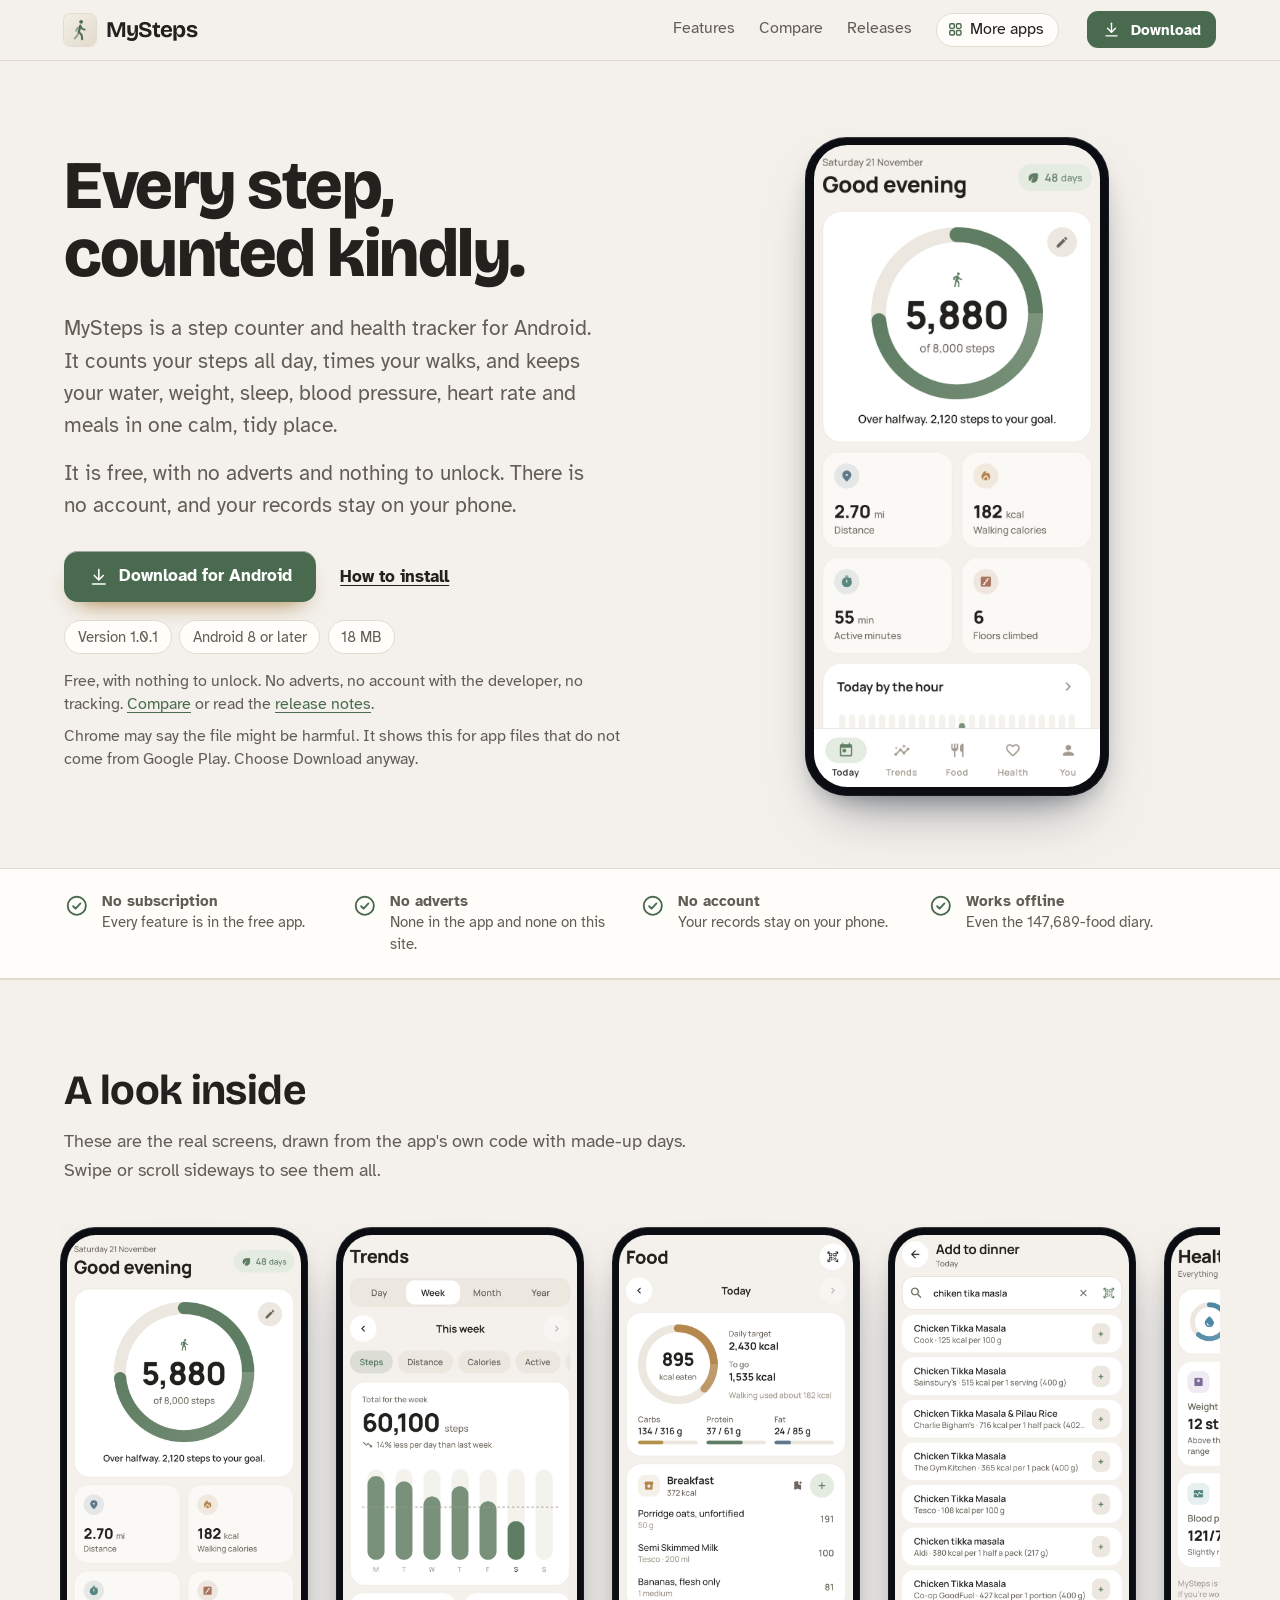
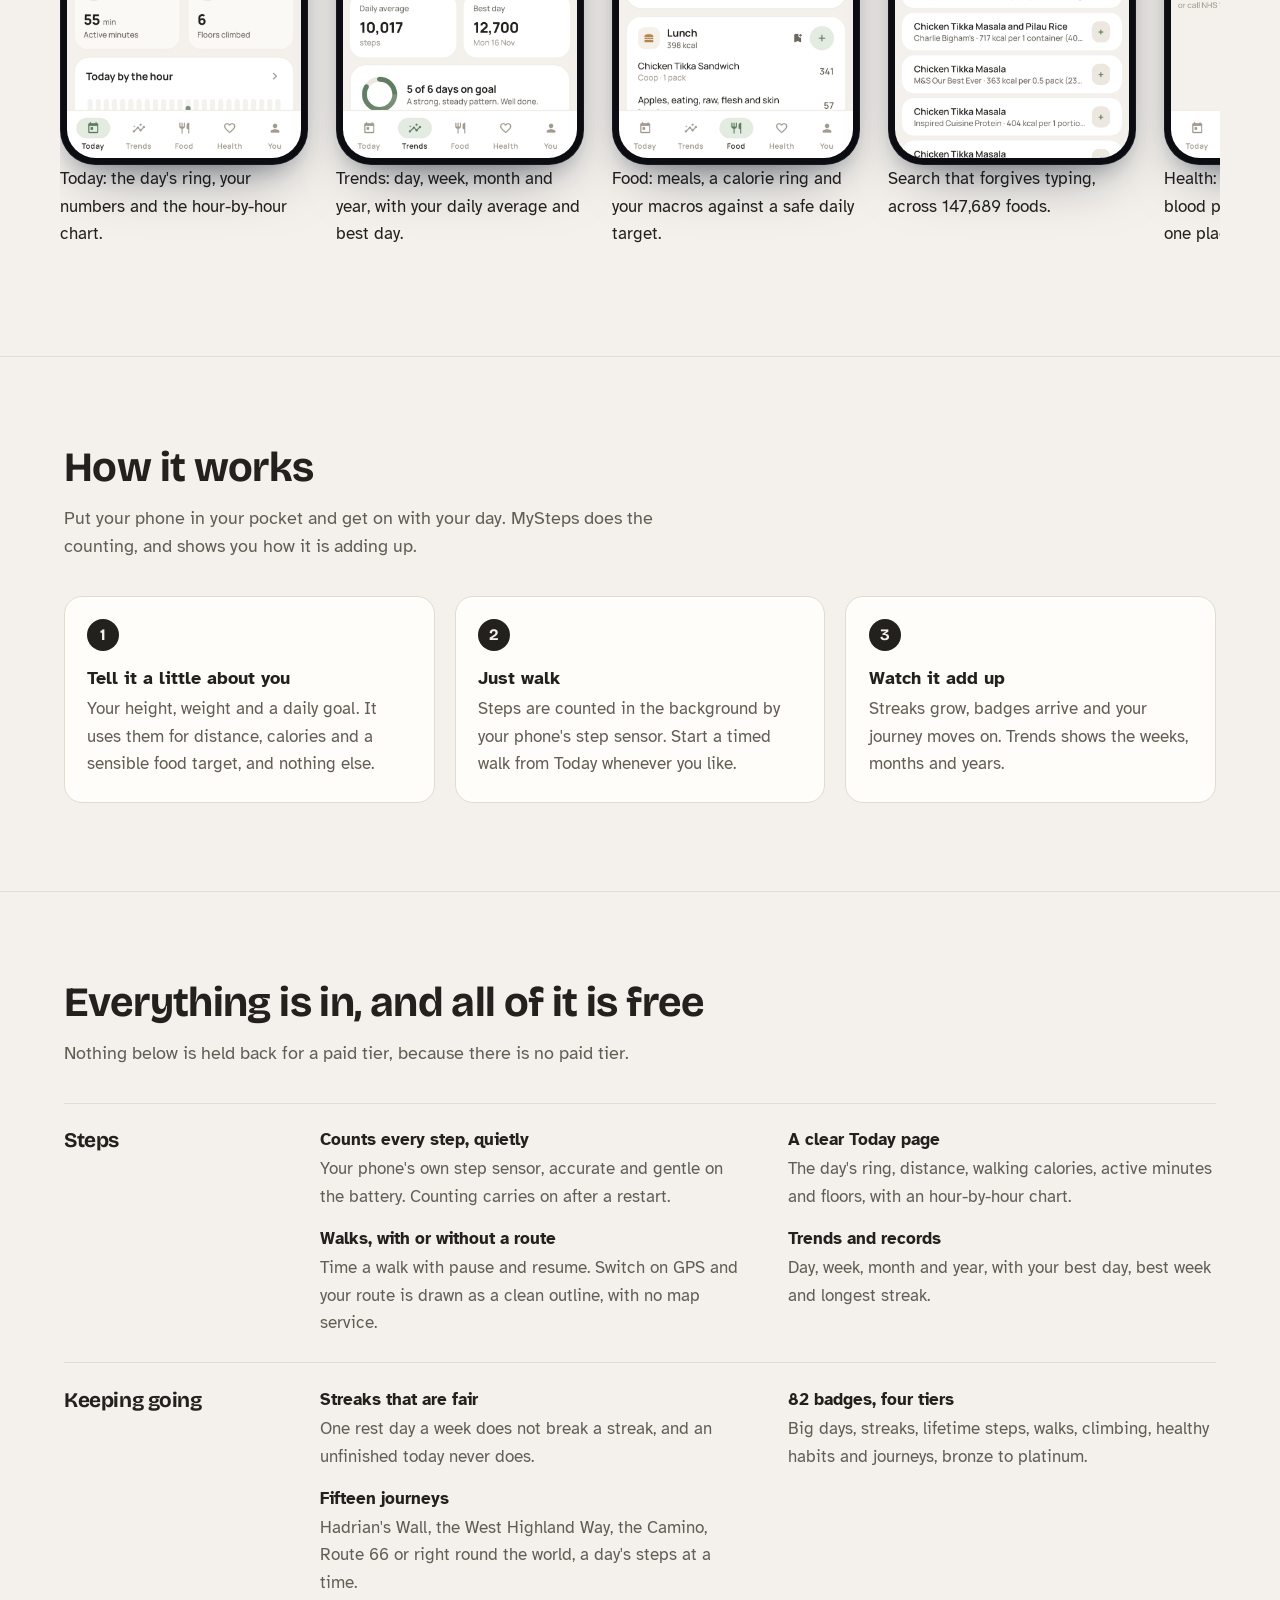
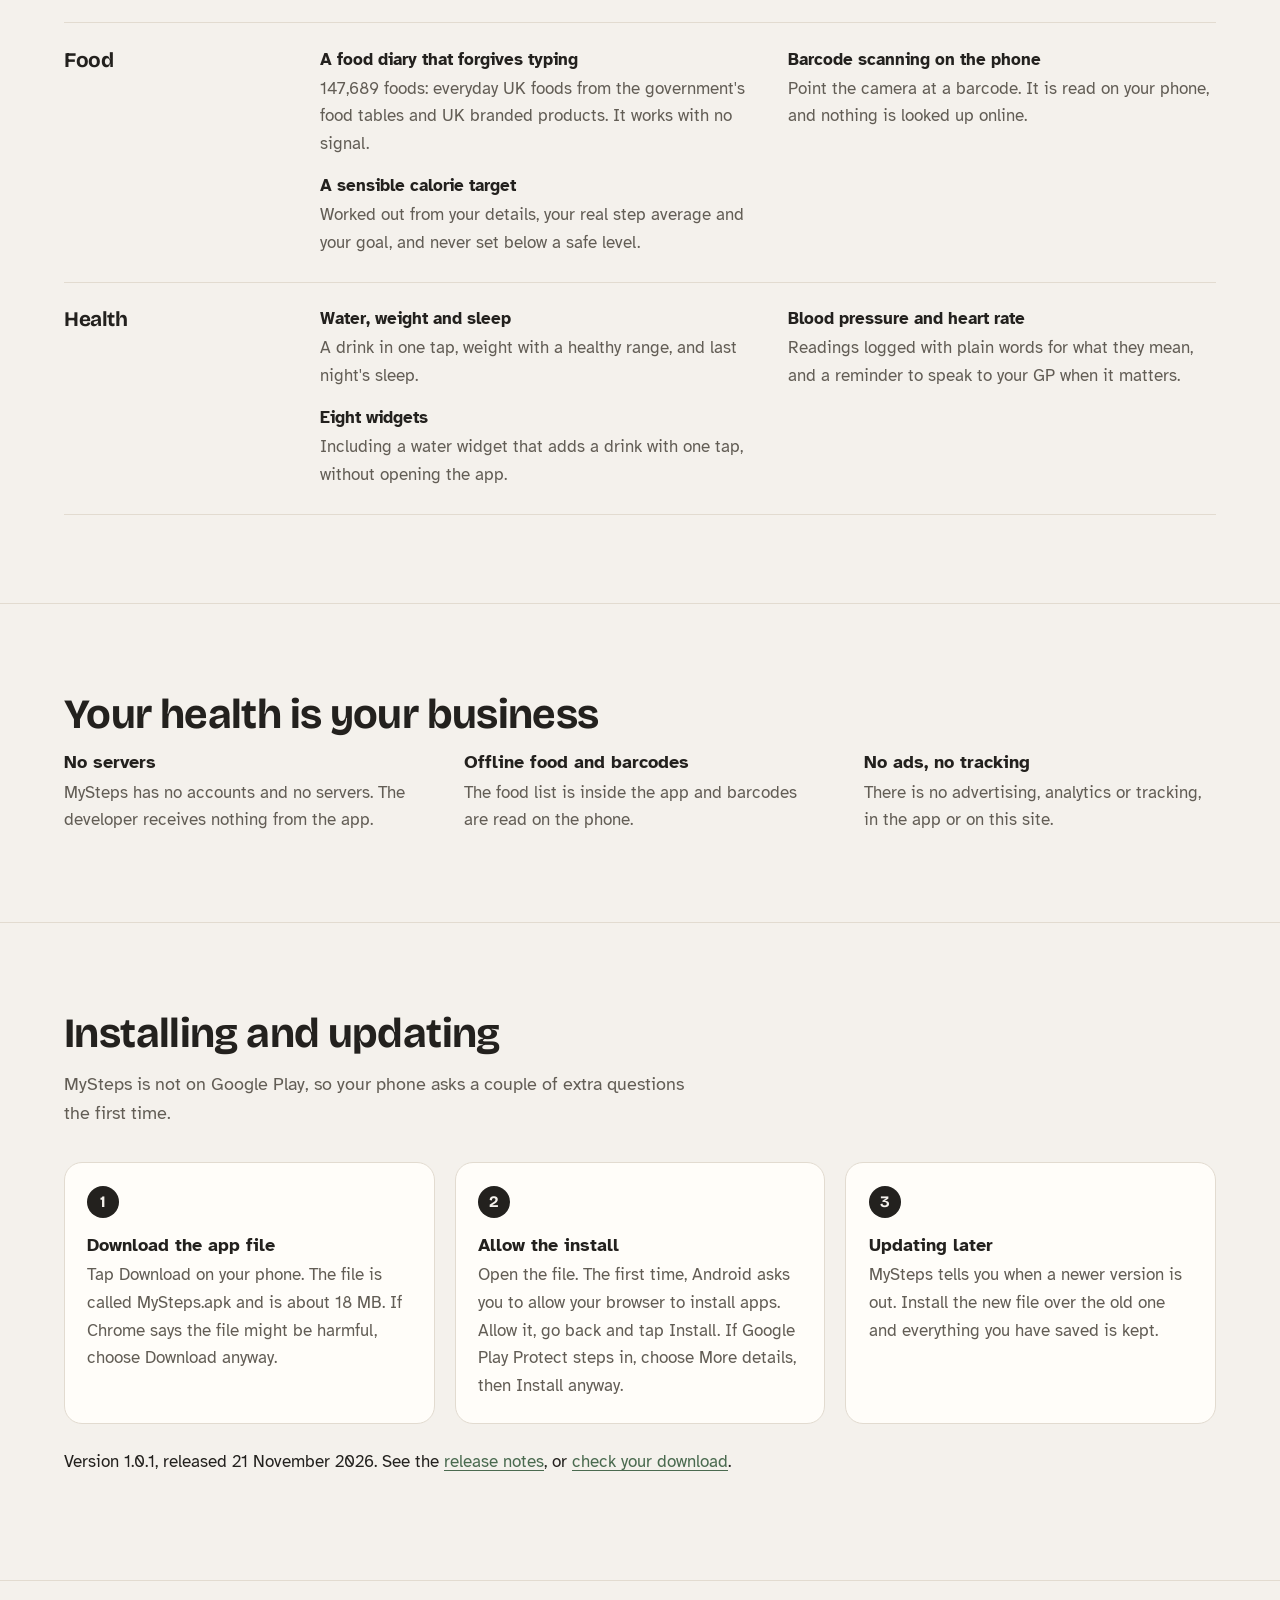
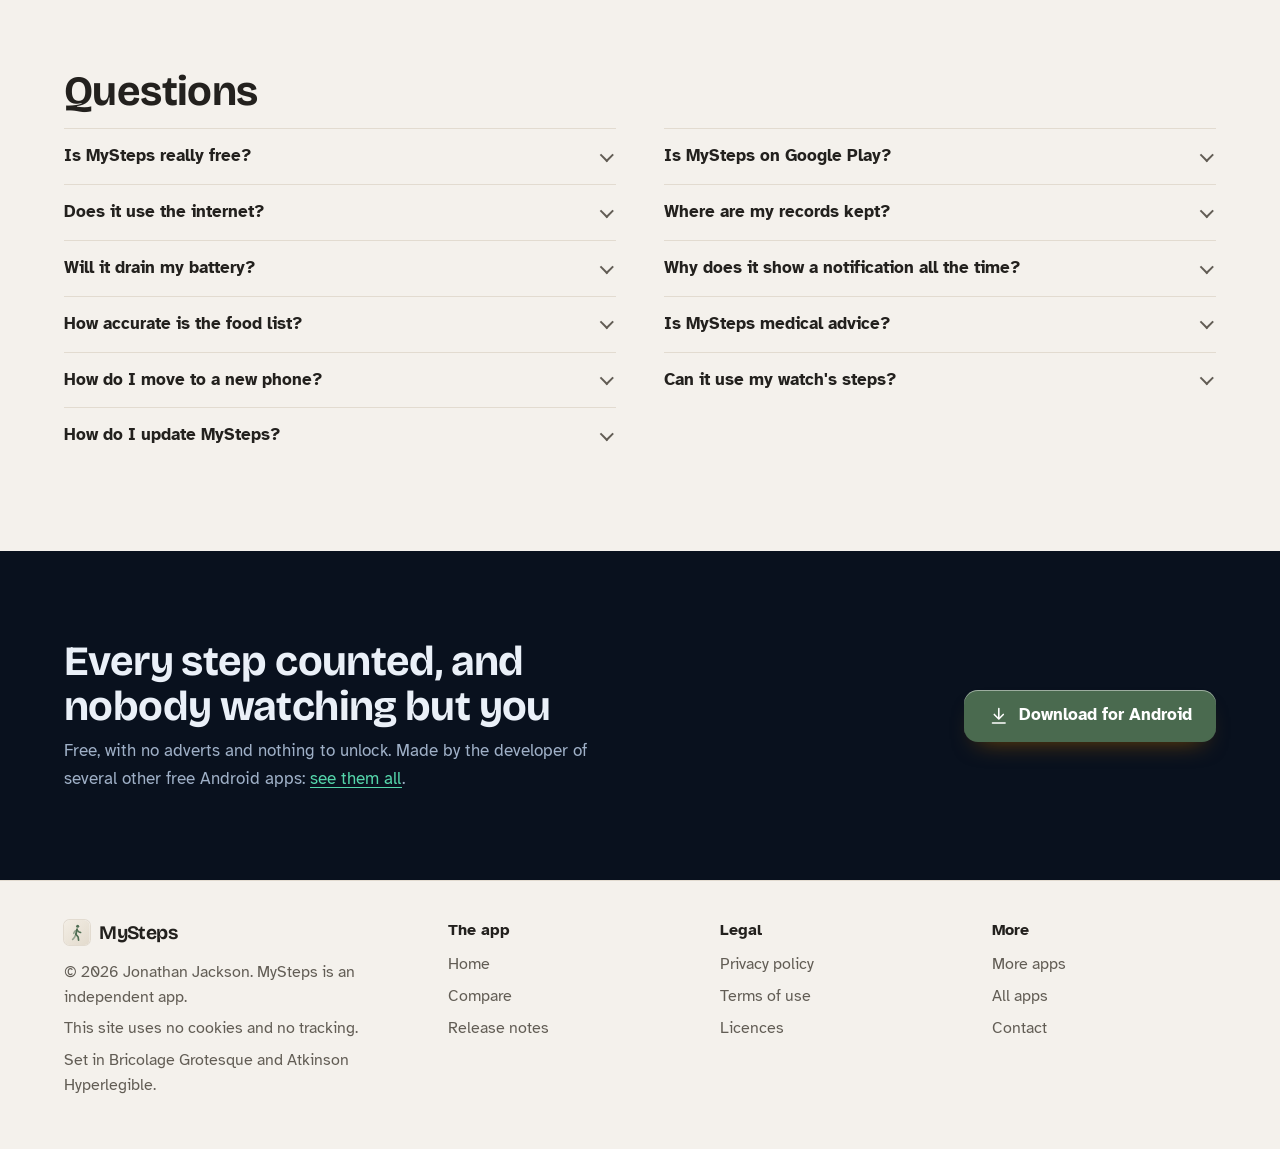
<file: index.html>
<!DOCTYPE html>
<html lang="en-GB">
<head>
<meta charset="utf-8">
<meta name="viewport" content="width=device-width, initial-scale=1">
<title>MySteps: a free step counter and health diary for Android</title>
<meta name="description" content="MySteps is a free step counter and health diary for Android: steps all day, timed walks, fifteen famous-route journeys, 82 badges, water, weight, sleep, blood pressure, heart rate and an offline UK food diary with barcode scanning. No adverts, no account.">
<meta name="author" content="Jonathan Jackson">
<link rel="canonical" href="https://customgpter.github.io/mysteps/">
<meta name="theme-color" content="#f4f1ec" media="(prefers-color-scheme: light)">
<meta name="theme-color" content="#121311" media="(prefers-color-scheme: dark)">
<meta property="og:type" content="website">
<meta property="og:site_name" content="MySteps">
<meta property="og:title" content="MySteps: a free step counter and health diary for Android">
<meta property="og:description" content="MySteps is a free step counter and health diary for Android: steps all day, timed walks, fifteen famous-route journeys, 82 badges, water, weight, sleep, blood pressure, heart rate and an offline UK food diary with barcode scanning. No adverts, no account.">
<meta property="og:url" content="https://customgpter.github.io/mysteps/">
<meta property="og:image" content="https://customgpter.github.io/mysteps/assets/og.png">
<meta property="og:image:width" content="1200">
<meta property="og:image:height" content="630">
<meta property="og:image:alt" content="MySteps&#x27; Today screen with 5,880 of 8,000 steps in the day&#x27;s ring">
<meta property="og:locale" content="en_GB">
<meta name="twitter:card" content="summary_large_image">
<link rel="icon" href="./assets/favicon.svg" type="image/svg+xml">
<link rel="apple-touch-icon" href="./assets/apple-touch-icon.png">
<link rel="preload" href="./assets/fonts/bricolage-grotesque-latin.woff2" as="font" type="font/woff2" crossorigin>
<link rel="preload" href="./assets/fonts/atkinson-hyperlegible-latin-400-normal.woff2" as="font" type="font/woff2" crossorigin>
<link rel="stylesheet" href="./assets/site.css?v=1">
<link rel="stylesheet" href="./assets/house.css?v=1">
<link rel="stylesheet" href="./assets/apps-list.css?v=1">
<script src="./assets/apps-list.js?v=1" defer></script>
<script type="application/ld+json">{"@context":"https://schema.org","@type":"SoftwareApplication","name":"MySteps","url":"https://customgpter.github.io/mysteps/","description":"MySteps is a free step counter and health diary for Android: steps all day, timed walks, fifteen famous-route journeys, 82 badges, water, weight, sleep, blood pressure, heart rate and an offline UK food diary with barcode scanning. No adverts, no account.","applicationCategory":"HealthApplication","operatingSystem":"Android 8 or later","softwareVersion":"1.0.1","downloadUrl":"https://github.com/CustomGPTer/mysteps/releases/latest/download/MySteps.apk","releaseNotes":"https://customgpter.github.io/mysteps/releases.html","offers":{"@type":"Offer","price":"0","priceCurrency":"GBP"},"inLanguage":"en-GB","image":"https://customgpter.github.io/mysteps/assets/og.png","featureList":["Counts every step, quietly","A clear Today page","Walks, with or without a route","Trends and records","Streaks that are fair","82 badges, four tiers","Fifteen journeys","A food diary that forgives typing","Barcode scanning on the phone","A sensible calorie target","Water, weight and sleep","Blood pressure and heart rate"],"author":{"@type":"Person","name":"Jonathan Jackson"}}</script>
<script type="application/ld+json">{"@context":"https://schema.org","@type":"FAQPage","mainEntity":[{"@type":"Question","name":"Is MySteps really free?","acceptedAnswer":{"@type":"Answer","text":"Yes. There&#x27;s no paid version, no subscription, no trial and no adverts, and nothing in the app is locked."}},{"@type":"Question","name":"Is MySteps on Google Play?","acceptedAnswer":{"@type":"Answer","text":"No. MySteps is a personal project and is downloaded from this site as an Android app file. It needs Android 8 or later, which covers almost every phone in use."}},{"@type":"Question","name":"Does it use the internet?","acceptedAnswer":{"@type":"Answer","text":"Only to check GitHub once a day for a newer version, so it can tell you one is ready, and you can switch that off. Step counting, the food list, barcode scanning, everything else works with no signal at all."}},{"@type":"Question","name":"Where are my records kept?","acceptedAnswer":{"@type":"Answer","text":"On your phone, in the app&#x27;s private storage. They also go into any backup file you save, the backup folder if you choose one, and Health Connect if you switch sharing on."}},{"@type":"Question","name":"Will it drain my battery?","acceptedAnswer":{"@type":"Answer","text":"No. MySteps uses the phone&#x27;s dedicated step sensor, which is built for exactly this and uses very little power. GPS is only used during a walk you start, and only if you ask for a route."}},{"@type":"Question","name":"Why does it show a notification all the time?","acceptedAnswer":{"@type":"Answer","text":"Android requires an app that counts steps in the background to show one. It&#x27;s set to the quietest level and shows your steps and progress."}},{"@type":"Question","name":"How accurate is the food list?","acceptedAnswer":{"@type":"Answer","text":"Everyday foods come from McCance and Widdowson&#x27;s tables, the UK government&#x27;s reference. Product details come from Open Food Facts, which is built by volunteers, so please check the pack if something looks wrong. You can always add your own food from the label."}},{"@type":"Question","name":"Is MySteps medical advice?","acceptedAnswer":{"@type":"Answer","text":"No. It&#x27;s a wellbeing app for keeping a record. Blood pressure ranges, calorie targets and the rest are general guidance. If anything worries you, please speak to your GP or pharmacist, or call NHS 111."}},{"@type":"Question","name":"How do I move to a new phone?","acceptedAnswer":{"@type":"Answer","text":"Open You, then Backup and sync, and choose Save a backup. Install MySteps on the new phone and choose Restore a backup. Everything comes across, and there&#x27;s an Undo if you change your mind."}},{"@type":"Question","name":"Can it use my watch's steps?","acceptedAnswer":{"@type":"Answer","text":"Yes, through Health Connect. Switch on Add steps from my watch. For each hour MySteps counts whichever is larger, the phone&#x27;s steps or the watch&#x27;s, so nothing is counted twice."}},{"@type":"Question","name":"How do I update MySteps?","acceptedAnswer":{"@type":"Answer","text":"When a new version is out, a banner on Today says so, with a download link. Install it over the one you have and your records are kept."}}]}</script>
</head>
<body>
<a class="skip" href="#main">Skip to content</a>
<header class="masthead">
<div class="wrap">
<a class="brand" href="./" aria-label="MySteps home"><svg viewBox="0 0 108 108" aria-hidden="true"><defs><linearGradient id="G" x1="0" y1="0" x2="1" y2="1"><stop offset="0" stop-color="#F3EEE5"/><stop offset="1" stop-color="#E2DACC"/></linearGradient></defs><rect width="108" height="108" rx="24" fill="url(#G)"/><g transform="translate(54 54) scale(1.25) translate(-54 -52)" fill="none" stroke="#4F6E54" stroke-linecap="round" stroke-linejoin="round"><circle cx="57" cy="30" r="5.2" fill="#4F6E54" stroke="none"/><path d="M55 40 51 57" stroke-width="6.2"/><path d="M54.6 42.5 61.5 49.5 67 51" stroke-width="5"/><path d="M54.6 42.5 46.5 47.5 43.5 54" stroke-width="5" stroke-opacity=".55"/><path d="M51 57 58.5 66 60 77" stroke-width="5.6"/><path d="M51 57 46.5 67 40 74.5" stroke-width="5.6" stroke-opacity=".55"/></g></svg><span>MySteps</span></a>
<nav aria-label="Main"><ul><li><a href="./#features">Features</a></li><li><a href="./compare.html">Compare</a></li><li><a href="./releases.html">Releases</a></li><li><a class="more-apps" href="./more-apps.html"><svg class="ico" viewBox="0 0 24 24" aria-hidden="true"><rect x="4" y="4" width="6.5" height="6.5" rx="1.6"/><rect x="13.5" y="4" width="6.5" height="6.5" rx="1.6"/><rect x="4" y="13.5" width="6.5" height="6.5" rx="1.6"/><rect x="13.5" y="13.5" width="6.5" height="6.5" rx="1.6"/></svg>More apps</a></li></ul></nav>
<a class="button small" href="https://github.com/CustomGPTer/mysteps/releases/latest/download/MySteps.apk"><svg class="ico" viewBox="0 0 24 24" aria-hidden="true"><path d="M12 4v11"/><path d="M7 10.5l5 5 5-5"/><path d="M5 20h14"/></svg>Download</a>
</div>
</header>
<main id="main">
<div class="hero">
<div class="wrap hero-grid">
<div class="hero-copy">
<h1>Every step, counted kindly.</h1>
<p class="lede">MySteps is a step counter and health tracker for Android. It counts your steps all day, times your walks, and keeps your water, weight, sleep, blood pressure, heart rate and meals in one calm, tidy place.</p><p class="lede">It is free, with no adverts and nothing to unlock. There is no account, and your records stay on your phone.</p>

<p class="get" id="download"><a class="button" href="https://github.com/CustomGPTer/mysteps/releases/latest/download/MySteps.apk"><svg class="ico" viewBox="0 0 24 24" aria-hidden="true"><path d="M12 4v11"/><path d="M7 10.5l5 5 5-5"/><path d="M5 20h14"/></svg>Download for Android</a><a class="aside" href="#install">How to install</a></p>
<ul class="pills"><li>Version 1.0.1</li><li>Android 8 or later</li><li>18 MB</li></ul>
<p class="facts">Free, with nothing to unlock. No adverts, no account with the developer, no tracking. <a href="compare.html">Compare</a> or read the <a href="releases.html">release notes</a>.</p>
<p class="facts">Chrome may say the file might be harmful. It shows this for app files that do not come from Google Play. Choose Download anyway.</p>
</div>
<div class="hero-phone"><div class="phone"><img src="./assets/screens/today.png" alt="Today: the day&#x27;s ring, your numbers and the hour-by-hour chart." width="393" height="852" fetchpriority="high"></div></div>
</div>
</div>

<section class="promises" aria-label="In short">
<div class="wrap"><ul><li><svg class="ico" viewBox="0 0 24 24" aria-hidden="true"><circle cx="12" cy="12" r="8.5"/><path d="M8.6 12.4l2.3 2.3 4.5-4.9"/></svg><span><b>No subscription</b><span>Every feature is in the free app.</span></span></li><li><svg class="ico" viewBox="0 0 24 24" aria-hidden="true"><circle cx="12" cy="12" r="8.5"/><path d="M8.6 12.4l2.3 2.3 4.5-4.9"/></svg><span><b>No adverts</b><span>None in the app and none on this site.</span></span></li><li><svg class="ico" viewBox="0 0 24 24" aria-hidden="true"><circle cx="12" cy="12" r="8.5"/><path d="M8.6 12.4l2.3 2.3 4.5-4.9"/></svg><span><b>No account</b><span>Your records stay on your phone.</span></span></li><li><svg class="ico" viewBox="0 0 24 24" aria-hidden="true"><circle cx="12" cy="12" r="8.5"/><path d="M8.6 12.4l2.3 2.3 4.5-4.9"/></svg><span><b>Works offline</b><span>Even the 147,689-food diary.</span></span></li></ul></div>
</section>

<section id="screens" aria-labelledby="screens-h">
<div class="wrap">
<h2 id="screens-h">A look inside</h2>
<p class="intro">These are the real screens, drawn from the app&#x27;s own code with made-up days. Swipe or scroll sideways to see them all.</p>
<div class="gallery" tabindex="0" role="region" aria-label="Screens from MySteps"><figure class="shot"><div class="phone"><img src="./assets/screens/today.png" alt="Today: the day&#x27;s ring, your numbers and the hour-by-hour chart." width="393" height="852" loading="eager" decoding="async"></div><figcaption>Today: the day&#x27;s ring, your numbers and the hour-by-hour chart.</figcaption></figure><figure class="shot"><div class="phone"><img src="./assets/screens/trends.png" alt="Trends: day, week, month and year, with your daily average and best day." width="393" height="852" loading="eager" decoding="async"></div><figcaption>Trends: day, week, month and year, with your daily average and best day.</figcaption></figure><figure class="shot"><div class="phone"><img src="./assets/screens/food.png" alt="Food: meals, a calorie ring and your macros against a safe daily target." width="393" height="852" loading="eager" decoding="async"></div><figcaption>Food: meals, a calorie ring and your macros against a safe daily target.</figcaption></figure><figure class="shot"><div class="phone"><img src="./assets/screens/search.png" alt="Search that forgives typing, across 147,689 foods." width="393" height="852" loading="eager" decoding="async"></div><figcaption>Search that forgives typing, across 147,689 foods.</figcaption></figure><figure class="shot"><div class="phone"><img src="./assets/screens/health.png" alt="Health: water, weight, sleep, blood pressure and heart rate in one place." width="393" height="852" loading="eager" decoding="async"></div><figcaption>Health: water, weight, sleep, blood pressure and heart rate in one place.</figcaption></figure><figure class="shot"><div class="phone"><img src="./assets/screens/journeys.png" alt="Journeys: the West Highland Way, 68% walked, with the next stop ahead." width="393" height="852" loading="eager" decoding="async"></div><figcaption>Journeys: the West Highland Way, 68% walked, with the next stop ahead.</figcaption></figure><figure class="shot"><div class="phone"><img src="./assets/screens/badges.png" alt="Achievements: your streak, with its weekly rest day, and 82 badges." width="393" height="852" loading="eager" decoding="async"></div><figcaption>Achievements: your streak, with its weekly rest day, and 82 badges.</figcaption></figure><figure class="shot"><div class="phone"><img src="./assets/screens/dark.png" alt="The same app in its dark look, for evenings." width="393" height="852" loading="eager" decoding="async"></div><figcaption>The same app in its dark look, for evenings.</figcaption></figure></div>
</div>
</section>

<section id="how" aria-labelledby="how-h">
<div class="wrap">
<h2 id="how-h">How it works</h2>
<p class="intro">Put your phone in your pocket and get on with your day. MySteps does the counting, and shows you how it is adding up.</p>
<ol class="steps"><li><h3>Tell it a little about you</h3><p>Your height, weight and a daily goal. It uses them for distance, calories and a sensible food target, and nothing else.</p></li><li><h3>Just walk</h3><p>Steps are counted in the background by your phone's step sensor. Start a timed walk from Today whenever you like.</p></li><li><h3>Watch it add up</h3><p>Streaks grow, badges arrive and your journey moves on. Trends shows the weeks, months and years.</p></li></ol>
</div>
</section>

<section id="features" aria-labelledby="features-h">
<div class="wrap">
<h2 id="features-h">Everything is in, and all of it is free</h2>
<p class="intro">Nothing below is held back for a paid tier, because there is no paid tier.</p>
<div class="groups"><div class="group"><h3>Steps</h3><dl><div><dt>Counts every step, quietly</dt><dd>Your phone's own step sensor, accurate and gentle on the battery. Counting carries on after a restart.</dd></div><div><dt>A clear Today page</dt><dd>The day's ring, distance, walking calories, active minutes and floors, with an hour-by-hour chart.</dd></div><div><dt>Walks, with or without a route</dt><dd>Time a walk with pause and resume. Switch on GPS and your route is drawn as a clean outline, with no map service.</dd></div><div><dt>Trends and records</dt><dd>Day, week, month and year, with your best day, best week and longest streak.</dd></div></dl></div><div class="group"><h3>Keeping going</h3><dl><div><dt>Streaks that are fair</dt><dd>One rest day a week does not break a streak, and an unfinished today never does.</dd></div><div><dt>82 badges, four tiers</dt><dd>Big days, streaks, lifetime steps, walks, climbing, healthy habits and journeys, bronze to platinum.</dd></div><div><dt>Fifteen journeys</dt><dd>Hadrian's Wall, the West Highland Way, the Camino, Route 66 or right round the world, a day's steps at a time.</dd></div></dl></div><div class="group"><h3>Food</h3><dl><div><dt>A food diary that forgives typing</dt><dd>147,689 foods: everyday UK foods from the government's food tables and UK branded products. It works with no signal.</dd></div><div><dt>Barcode scanning on the phone</dt><dd>Point the camera at a barcode. It is read on your phone, and nothing is looked up online.</dd></div><div><dt>A sensible calorie target</dt><dd>Worked out from your details, your real step average and your goal, and never set below a safe level.</dd></div></dl></div><div class="group"><h3>Health</h3><dl><div><dt>Water, weight and sleep</dt><dd>A drink in one tap, weight with a healthy range, and last night's sleep.</dd></div><div><dt>Blood pressure and heart rate</dt><dd>Readings logged with plain words for what they mean, and a reminder to speak to your GP when it matters.</dd></div><div><dt>Eight widgets</dt><dd>Including a water widget that adds a drink with one tap, without opening the app.</dd></div></dl></div></div>
</div>
</section>

<section id="privacy" aria-labelledby="privacy-h">
<div class="wrap">
<h2 id="privacy-h">Your health is your business</h2>
<ul class="plain"><li><h3>No servers</h3><p>MySteps has no accounts and no servers. The developer receives nothing from the app.</p></li><li><h3>Offline food and barcodes</h3><p>The food list is inside the app and barcodes are read on the phone.</p></li><li><h3>No ads, no tracking</h3><p>There is no advertising, analytics or tracking, in the app or on this site.</p></li></ul>
</div>
</section>

<section id="install" aria-labelledby="install-h">
<div class="wrap">
<h2 id="install-h">Installing and updating</h2>
<p class="intro">MySteps is not on Google Play, so your phone asks a couple of extra questions the first time.</p>
<ol class="steps"><li><h3>Download the app file</h3><p>Tap Download on your phone. The file is called MySteps.apk and is about 18 MB. If Chrome says the file might be harmful, choose Download anyway.</p></li><li><h3>Allow the install</h3><p>Open the file. The first time, Android asks you to allow your browser to install apps. Allow it, go back and tap Install. If Google Play Protect steps in, choose More details, then Install anyway.</p></li><li><h3>Updating later</h3><p>MySteps tells you when a newer version is out. Install the new file over the old one and everything you have saved is kept.</p></li></ol>
<p class="after-table">Version 1.0.1, released 21 November 2026. See the <a href="releases.html">release notes</a>, or <a href="releases.html#checking">check your download</a>.</p>
</div>
</section>

<section id="questions" aria-labelledby="questions-h">
<div class="wrap">
<h2 id="questions-h">Questions</h2>
<div class="faq"><details><summary>Is MySteps really free?</summary><p>Yes. There&#x27;s no paid version, no subscription, no trial and no adverts, and nothing in the app is locked.</p></details><details><summary>Is MySteps on Google Play?</summary><p>No. MySteps is a personal project and is downloaded from this site as an Android app file. It needs Android 8 or later, which covers almost every phone in use.</p></details><details><summary>Does it use the internet?</summary><p>Only to check GitHub once a day for a newer version, so it can tell you one is ready, and you can switch that off. Step counting, the food list, barcode scanning, everything else works with no signal at all.</p></details><details><summary>Where are my records kept?</summary><p>On your phone, in the app&#x27;s private storage. They also go into any backup file you save, the backup folder if you choose one, and Health Connect if you switch sharing on.</p></details><details><summary>Will it drain my battery?</summary><p>No. MySteps uses the phone&#x27;s dedicated step sensor, which is built for exactly this and uses very little power. GPS is only used during a walk you start, and only if you ask for a route.</p></details><details><summary>Why does it show a notification all the time?</summary><p>Android requires an app that counts steps in the background to show one. It&#x27;s set to the quietest level and shows your steps and progress.</p></details><details><summary>How accurate is the food list?</summary><p>Everyday foods come from McCance and Widdowson&#x27;s tables, the UK government&#x27;s reference. Product details come from Open Food Facts, which is built by volunteers, so please check the pack if something looks wrong. You can always add your own food from the label.</p></details><details><summary>Is MySteps medical advice?</summary><p>No. It&#x27;s a wellbeing app for keeping a record. Blood pressure ranges, calorie targets and the rest are general guidance. If anything worries you, please speak to your GP or pharmacist, or call NHS 111.</p></details><details><summary>How do I move to a new phone?</summary><p>Open You, then Backup and sync, and choose Save a backup. Install MySteps on the new phone and choose Restore a backup. Everything comes across, and there&#x27;s an Undo if you change your mind.</p></details><details><summary>Can it use my watch&#x27;s steps?</summary><p>Yes, through Health Connect. Switch on Add steps from my watch. For each hour MySteps counts whichever is larger, the phone&#x27;s steps or the watch&#x27;s, so nothing is counted twice.</p></details><details><summary>How do I update MySteps?</summary><p>When a new version is out, a banner on Today says so, with a download link. Install it over the one you have and your records are kept.</p></details></div>
</div>
</section>

<section class="closing" aria-labelledby="closing-h">
<div class="wrap">
<div><h2 id="closing-h">Every step counted, and nobody watching but you</h2><p>Free, with no adverts and nothing to unlock. Made by the developer of several other free Android apps: <a href="more-apps.html">see them all</a>.</p></div>
<a class="button" href="https://github.com/CustomGPTer/mysteps/releases/latest/download/MySteps.apk"><svg class="ico" viewBox="0 0 24 24" aria-hidden="true"><path d="M12 4v11"/><path d="M7 10.5l5 5 5-5"/><path d="M5 20h14"/></svg>Download for Android</a>
</div>
</section>
</main>
<footer class="colophon">
<div class="wrap">
<div>
<a class="brand" href="./" aria-label="MySteps home"><svg viewBox="0 0 108 108" aria-hidden="true"><defs><linearGradient id="G" x1="0" y1="0" x2="1" y2="1"><stop offset="0" stop-color="#F3EEE5"/><stop offset="1" stop-color="#E2DACC"/></linearGradient></defs><rect width="108" height="108" rx="24" fill="url(#G)"/><g transform="translate(54 54) scale(1.25) translate(-54 -52)" fill="none" stroke="#4F6E54" stroke-linecap="round" stroke-linejoin="round"><circle cx="57" cy="30" r="5.2" fill="#4F6E54" stroke="none"/><path d="M55 40 51 57" stroke-width="6.2"/><path d="M54.6 42.5 61.5 49.5 67 51" stroke-width="5"/><path d="M54.6 42.5 46.5 47.5 43.5 54" stroke-width="5" stroke-opacity=".55"/><path d="M51 57 58.5 66 60 77" stroke-width="5.6"/><path d="M51 57 46.5 67 40 74.5" stroke-width="5.6" stroke-opacity=".55"/></g></svg><span>MySteps</span></a>
<p>&copy; 2026 Jonathan Jackson. MySteps is an independent app.</p>
<p>This site uses no cookies and no tracking.</p>
<p>Set in Bricolage Grotesque and Atkinson Hyperlegible.</p>
</div>
<nav aria-label="The app"><h2>The app</h2><ul>
<li><a href="./">Home</a></li>
<li><a href="./compare.html">Compare</a></li>
<li><a href="./releases.html">Release notes</a></li>

</ul></nav>
<nav aria-label="Legal"><h2>Legal</h2><ul>
<li><a href="./privacy.html">Privacy policy</a></li>
<li><a href="./terms.html">Terms of use</a></li>
<li><a href="./licences.html">Licences</a></li>
</ul></nav>
<nav aria-label="More"><h2>More</h2><ul>
<li><a href="./more-apps.html">More apps</a></li>
<li><a href="https://customgpter.github.io/">All apps</a></li>
<li><a href="https://github.com/CustomGPTer/mysteps/issues">Contact</a></li>
</ul></nav>
</div>
</footer>
</body>
</html>
</file>
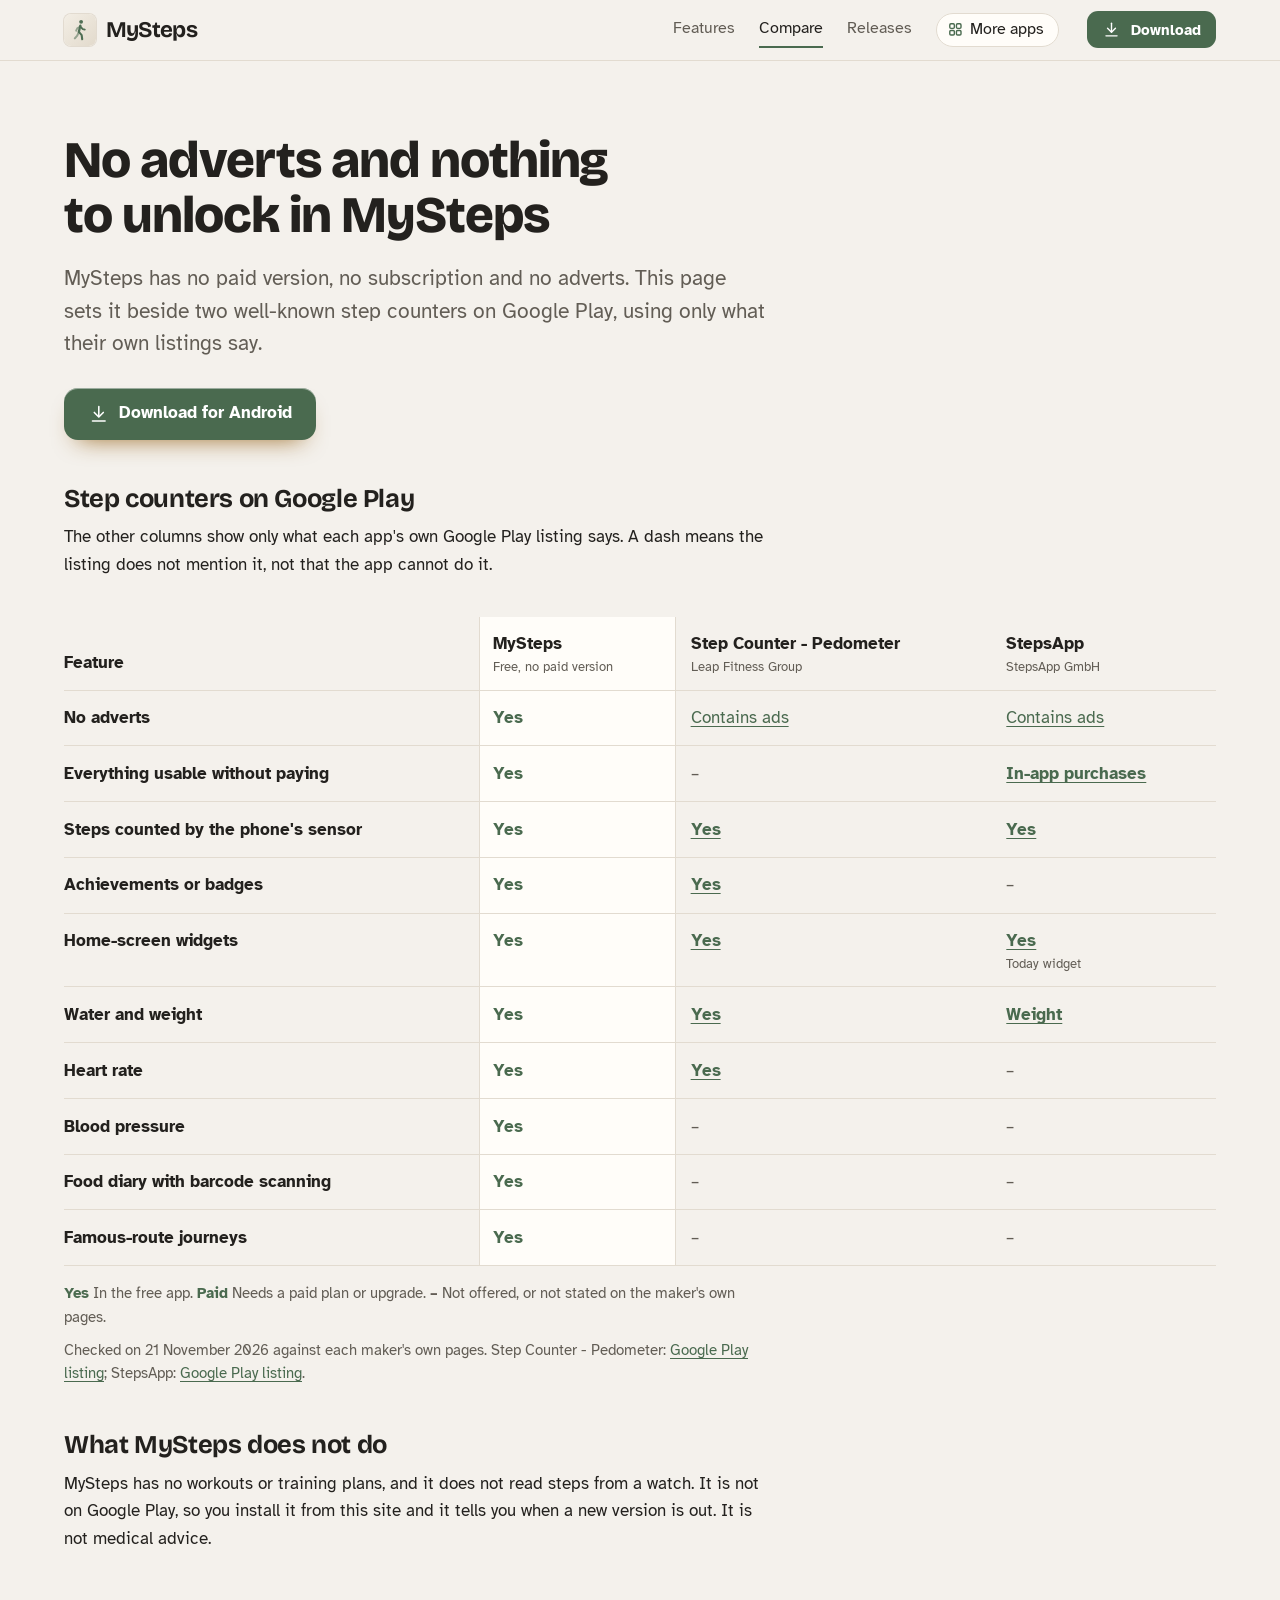
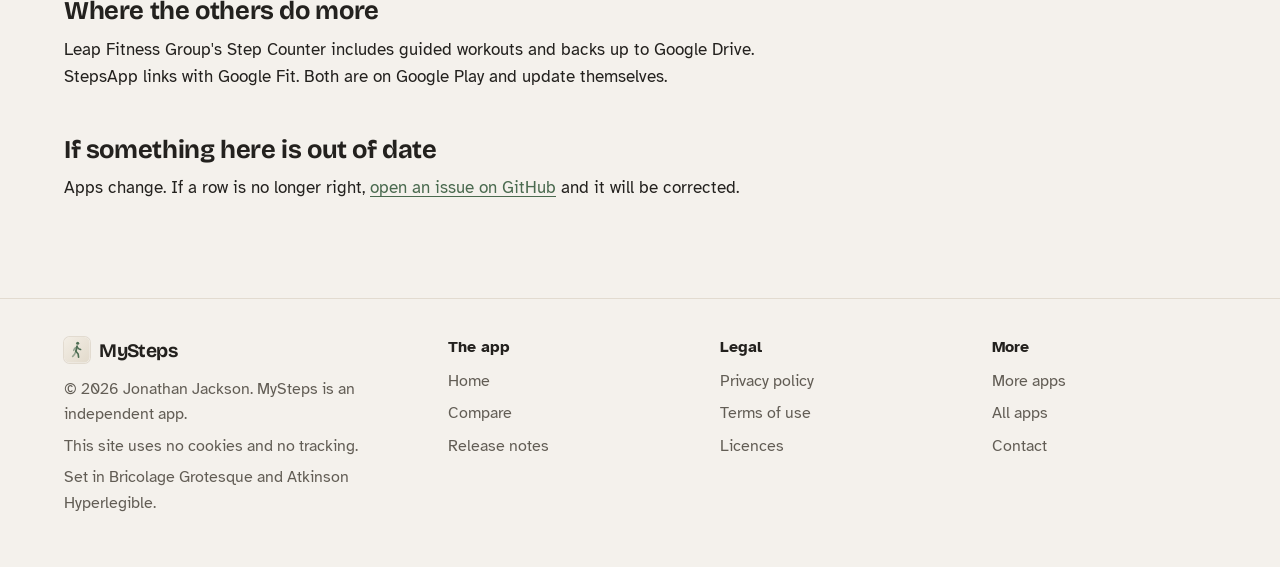
<file: compare.html>
<!DOCTYPE html>
<html lang="en-GB">
<head>
<meta charset="utf-8">
<meta name="viewport" content="width=device-width, initial-scale=1">
<title>MySteps compared with other step counters</title>
<meta name="description" content="How MySteps compares with Step Counter by Leap Fitness Group and StepsApp, row by row, with each claim linked to the app&#x27;s own Google Play listing.">
<meta name="author" content="Jonathan Jackson">
<link rel="canonical" href="https://customgpter.github.io/mysteps/compare.html">
<meta name="theme-color" content="#f4f1ec" media="(prefers-color-scheme: light)">
<meta name="theme-color" content="#121311" media="(prefers-color-scheme: dark)">
<meta property="og:type" content="website">
<meta property="og:site_name" content="MySteps">
<meta property="og:title" content="MySteps compared with other step counters">
<meta property="og:description" content="How MySteps compares with Step Counter by Leap Fitness Group and StepsApp, row by row, with each claim linked to the app&#x27;s own Google Play listing.">
<meta property="og:url" content="https://customgpter.github.io/mysteps/compare.html">
<meta property="og:image" content="https://customgpter.github.io/mysteps/assets/og.png">
<meta property="og:image:width" content="1200">
<meta property="og:image:height" content="630">
<meta property="og:image:alt" content="MySteps&#x27; Today screen with 5,880 of 8,000 steps in the day&#x27;s ring">
<meta property="og:locale" content="en_GB">
<meta name="twitter:card" content="summary_large_image">
<link rel="icon" href="./assets/favicon.svg" type="image/svg+xml">
<link rel="apple-touch-icon" href="./assets/apple-touch-icon.png">
<link rel="preload" href="./assets/fonts/bricolage-grotesque-latin.woff2" as="font" type="font/woff2" crossorigin>
<link rel="preload" href="./assets/fonts/atkinson-hyperlegible-latin-400-normal.woff2" as="font" type="font/woff2" crossorigin>
<link rel="stylesheet" href="./assets/site.css?v=1">
<link rel="stylesheet" href="./assets/house.css?v=1">
<link rel="stylesheet" href="./assets/apps-list.css?v=1">
<script src="./assets/apps-list.js?v=1" defer></script>
</head>
<body>
<a class="skip" href="#main">Skip to content</a>
<header class="masthead">
<div class="wrap">
<a class="brand" href="./" aria-label="MySteps home"><svg viewBox="0 0 108 108" aria-hidden="true"><defs><linearGradient id="G" x1="0" y1="0" x2="1" y2="1"><stop offset="0" stop-color="#F3EEE5"/><stop offset="1" stop-color="#E2DACC"/></linearGradient></defs><rect width="108" height="108" rx="24" fill="url(#G)"/><g transform="translate(54 54) scale(1.25) translate(-54 -52)" fill="none" stroke="#4F6E54" stroke-linecap="round" stroke-linejoin="round"><circle cx="57" cy="30" r="5.2" fill="#4F6E54" stroke="none"/><path d="M55 40 51 57" stroke-width="6.2"/><path d="M54.6 42.5 61.5 49.5 67 51" stroke-width="5"/><path d="M54.6 42.5 46.5 47.5 43.5 54" stroke-width="5" stroke-opacity=".55"/><path d="M51 57 58.5 66 60 77" stroke-width="5.6"/><path d="M51 57 46.5 67 40 74.5" stroke-width="5.6" stroke-opacity=".55"/></g></svg><span>MySteps</span></a>
<nav aria-label="Main"><ul><li><a href="./#features">Features</a></li><li><a href="./compare.html" aria-current="page">Compare</a></li><li><a href="./releases.html">Releases</a></li><li><a class="more-apps" href="./more-apps.html"><svg class="ico" viewBox="0 0 24 24" aria-hidden="true"><rect x="4" y="4" width="6.5" height="6.5" rx="1.6"/><rect x="13.5" y="4" width="6.5" height="6.5" rx="1.6"/><rect x="4" y="13.5" width="6.5" height="6.5" rx="1.6"/><rect x="13.5" y="13.5" width="6.5" height="6.5" rx="1.6"/></svg>More apps</a></li></ul></nav>
<a class="button small" href="https://github.com/CustomGPTer/mysteps/releases/latest/download/MySteps.apk"><svg class="ico" viewBox="0 0 24 24" aria-hidden="true"><path d="M12 4v11"/><path d="M7 10.5l5 5 5-5"/><path d="M5 20h14"/></svg>Download</a>
</div>
</header>
<main id="main" class="doc">
<div class="wrap">
<div class="measure">
<h1>No adverts and nothing to unlock in MySteps</h1>
<p class="lede">MySteps has no paid version, no subscription and no adverts. This page sets it beside two well-known step counters on Google Play, using only what their own listings say.</p>
<p class="get"><a class="button" href="https://github.com/CustomGPTer/mysteps/releases/latest/download/MySteps.apk"><svg class="ico" viewBox="0 0 24 24" aria-hidden="true"><path d="M12 4v11"/><path d="M7 10.5l5 5 5-5"/><path d="M5 20h14"/></svg>Download for Android</a></p>
<h2 id="table">Step counters on Google Play</h2>
<p>The other columns show only what each app's own Google Play listing says. A dash means the listing does not mention it, not that the app cannot do it.</p>
</div>
<div class="scroll">
<table class="cmp">
<thead><tr><th scope="col">Feature</th><th scope="col" class="ours">MySteps<small>Free, no paid version</small></th><th scope="col">Step Counter - Pedometer<small>Leap Fitness Group</small></th><th scope="col">StepsApp<small>StepsApp GmbH</small></th></tr></thead>
<tbody>
<tr><th scope="row">No adverts</th><td class="yes ours"><span class="app">MySteps</span><span class="v">Yes</span></td><td class="na"><span class="app">Step Counter - Pedometer</span><span class="v"><a href="https://play.google.com/store/apps/details?id=pedometer.steptracker.calorieburner.stepcounter&hl=en_US">Contains ads</a></span></td><td class="na"><span class="app">StepsApp</span><span class="v"><a href="https://play.google.com/store/apps/details?id=com.stepsappgmbh.stepsapp&hl=en_IE">Contains ads</a></span></td></tr>
<tr><th scope="row">Everything usable without paying</th><td class="yes ours"><span class="app">MySteps</span><span class="v">Yes</span></td><td class="na"><span class="app">Step Counter - Pedometer</span><span class="v">&ndash;</span></td><td class="pay"><span class="app">StepsApp</span><span class="v"><a href="https://play.google.com/store/apps/details?id=com.stepsappgmbh.stepsapp&hl=en_IE">In-app purchases</a></span></td></tr>
<tr><th scope="row">Steps counted by the phone&#x27;s sensor</th><td class="yes ours"><span class="app">MySteps</span><span class="v">Yes</span></td><td class="yes"><span class="app">Step Counter - Pedometer</span><span class="v"><a href="https://play.google.com/store/apps/details?id=pedometer.steptracker.calorieburner.stepcounter&hl=en_US">Yes</a></span></td><td class="yes"><span class="app">StepsApp</span><span class="v"><a href="https://play.google.com/store/apps/details?id=com.stepsappgmbh.stepsapp&hl=en_IE">Yes</a></span></td></tr>
<tr><th scope="row">Achievements or badges</th><td class="yes ours"><span class="app">MySteps</span><span class="v">Yes</span></td><td class="yes"><span class="app">Step Counter - Pedometer</span><span class="v"><a href="https://play.google.com/store/apps/details?id=pedometer.steptracker.calorieburner.stepcounter&hl=en_US">Yes</a></span></td><td class="na"><span class="app">StepsApp</span><span class="v">&ndash;</span></td></tr>
<tr><th scope="row">Home-screen widgets</th><td class="yes ours"><span class="app">MySteps</span><span class="v">Yes</span></td><td class="yes"><span class="app">Step Counter - Pedometer</span><span class="v"><a href="https://play.google.com/store/apps/details?id=pedometer.steptracker.calorieburner.stepcounter&hl=en_US">Yes</a></span></td><td class="yes"><span class="app">StepsApp</span><span class="v"><a href="https://play.google.com/store/apps/details?id=com.stepsappgmbh.stepsapp&hl=en_IE">Yes</a><small>Today widget</small></span></td></tr>
<tr><th scope="row">Water and weight</th><td class="yes ours"><span class="app">MySteps</span><span class="v">Yes</span></td><td class="yes"><span class="app">Step Counter - Pedometer</span><span class="v"><a href="https://play.google.com/store/apps/details?id=pedometer.steptracker.calorieburner.stepcounter&hl=en_US">Yes</a></span></td><td class="yes"><span class="app">StepsApp</span><span class="v"><a href="https://play.google.com/store/apps/details?id=com.stepsappgmbh.stepsapp&hl=en_IE">Weight</a></span></td></tr>
<tr><th scope="row">Heart rate</th><td class="yes ours"><span class="app">MySteps</span><span class="v">Yes</span></td><td class="yes"><span class="app">Step Counter - Pedometer</span><span class="v"><a href="https://play.google.com/store/apps/details?id=pedometer.steptracker.calorieburner.stepcounter&hl=en_US">Yes</a></span></td><td class="na"><span class="app">StepsApp</span><span class="v">&ndash;</span></td></tr>
<tr><th scope="row">Blood pressure</th><td class="yes ours"><span class="app">MySteps</span><span class="v">Yes</span></td><td class="na"><span class="app">Step Counter - Pedometer</span><span class="v">&ndash;</span></td><td class="na"><span class="app">StepsApp</span><span class="v">&ndash;</span></td></tr>
<tr><th scope="row">Food diary with barcode scanning</th><td class="yes ours"><span class="app">MySteps</span><span class="v">Yes</span></td><td class="na"><span class="app">Step Counter - Pedometer</span><span class="v">&ndash;</span></td><td class="na"><span class="app">StepsApp</span><span class="v">&ndash;</span></td></tr>
<tr><th scope="row">Famous-route journeys</th><td class="yes ours"><span class="app">MySteps</span><span class="v">Yes</span></td><td class="na"><span class="app">Step Counter - Pedometer</span><span class="v">&ndash;</span></td><td class="na"><span class="app">StepsApp</span><span class="v">&ndash;</span></td></tr>
</tbody>
</table>
</div>
<div class="measure">
<p class="key"><strong class="yes">Yes</strong> In the free app. <strong class="pay">Paid</strong> Needs a paid plan or upgrade. <strong>&ndash;</strong> Not offered, or not stated on the maker's own pages.</p>
<p class="key">Checked on 21 November 2026 against each maker's own pages. Step Counter - Pedometer: <a href="https://play.google.com/store/apps/details?id=pedometer.steptracker.calorieburner.stepcounter&hl=en_US">Google Play listing</a>; StepsApp: <a href="https://play.google.com/store/apps/details?id=com.stepsappgmbh.stepsapp&hl=en_IE">Google Play listing</a>.</p>
<h2>What MySteps does not do</h2><p>MySteps has no workouts or training plans, and it does not read steps from a watch. It is not on Google Play, so you install it from this site and it tells you when a new version is out. It is not medical advice.</p><h2>Where the others do more</h2><p>Leap Fitness Group's Step Counter includes guided workouts and backs up to Google Drive. StepsApp links with Google Fit. Both are on Google Play and update themselves.</p>
<h2 id="wrong">If something here is out of date</h2>
<p>Apps change. If a row is no longer right, <a href="https://github.com/CustomGPTer/mysteps/issues">open an issue on GitHub</a> and it will be corrected.</p>
</div>
</div>
</main>
<footer class="colophon">
<div class="wrap">
<div>
<a class="brand" href="./" aria-label="MySteps home"><svg viewBox="0 0 108 108" aria-hidden="true"><defs><linearGradient id="G" x1="0" y1="0" x2="1" y2="1"><stop offset="0" stop-color="#F3EEE5"/><stop offset="1" stop-color="#E2DACC"/></linearGradient></defs><rect width="108" height="108" rx="24" fill="url(#G)"/><g transform="translate(54 54) scale(1.25) translate(-54 -52)" fill="none" stroke="#4F6E54" stroke-linecap="round" stroke-linejoin="round"><circle cx="57" cy="30" r="5.2" fill="#4F6E54" stroke="none"/><path d="M55 40 51 57" stroke-width="6.2"/><path d="M54.6 42.5 61.5 49.5 67 51" stroke-width="5"/><path d="M54.6 42.5 46.5 47.5 43.5 54" stroke-width="5" stroke-opacity=".55"/><path d="M51 57 58.5 66 60 77" stroke-width="5.6"/><path d="M51 57 46.5 67 40 74.5" stroke-width="5.6" stroke-opacity=".55"/></g></svg><span>MySteps</span></a>
<p>&copy; 2026 Jonathan Jackson. MySteps is an independent app.</p>
<p>This site uses no cookies and no tracking.</p>
<p>Set in Bricolage Grotesque and Atkinson Hyperlegible.</p>
</div>
<nav aria-label="The app"><h2>The app</h2><ul>
<li><a href="./">Home</a></li>
<li><a href="./compare.html">Compare</a></li>
<li><a href="./releases.html">Release notes</a></li>

</ul></nav>
<nav aria-label="Legal"><h2>Legal</h2><ul>
<li><a href="./privacy.html">Privacy policy</a></li>
<li><a href="./terms.html">Terms of use</a></li>
<li><a href="./licences.html">Licences</a></li>
</ul></nav>
<nav aria-label="More"><h2>More</h2><ul>
<li><a href="./more-apps.html">More apps</a></li>
<li><a href="https://customgpter.github.io/">All apps</a></li>
<li><a href="https://github.com/CustomGPTer/mysteps/issues">Contact</a></li>
</ul></nav>
</div>
</footer>
</body>
</html>
</file>
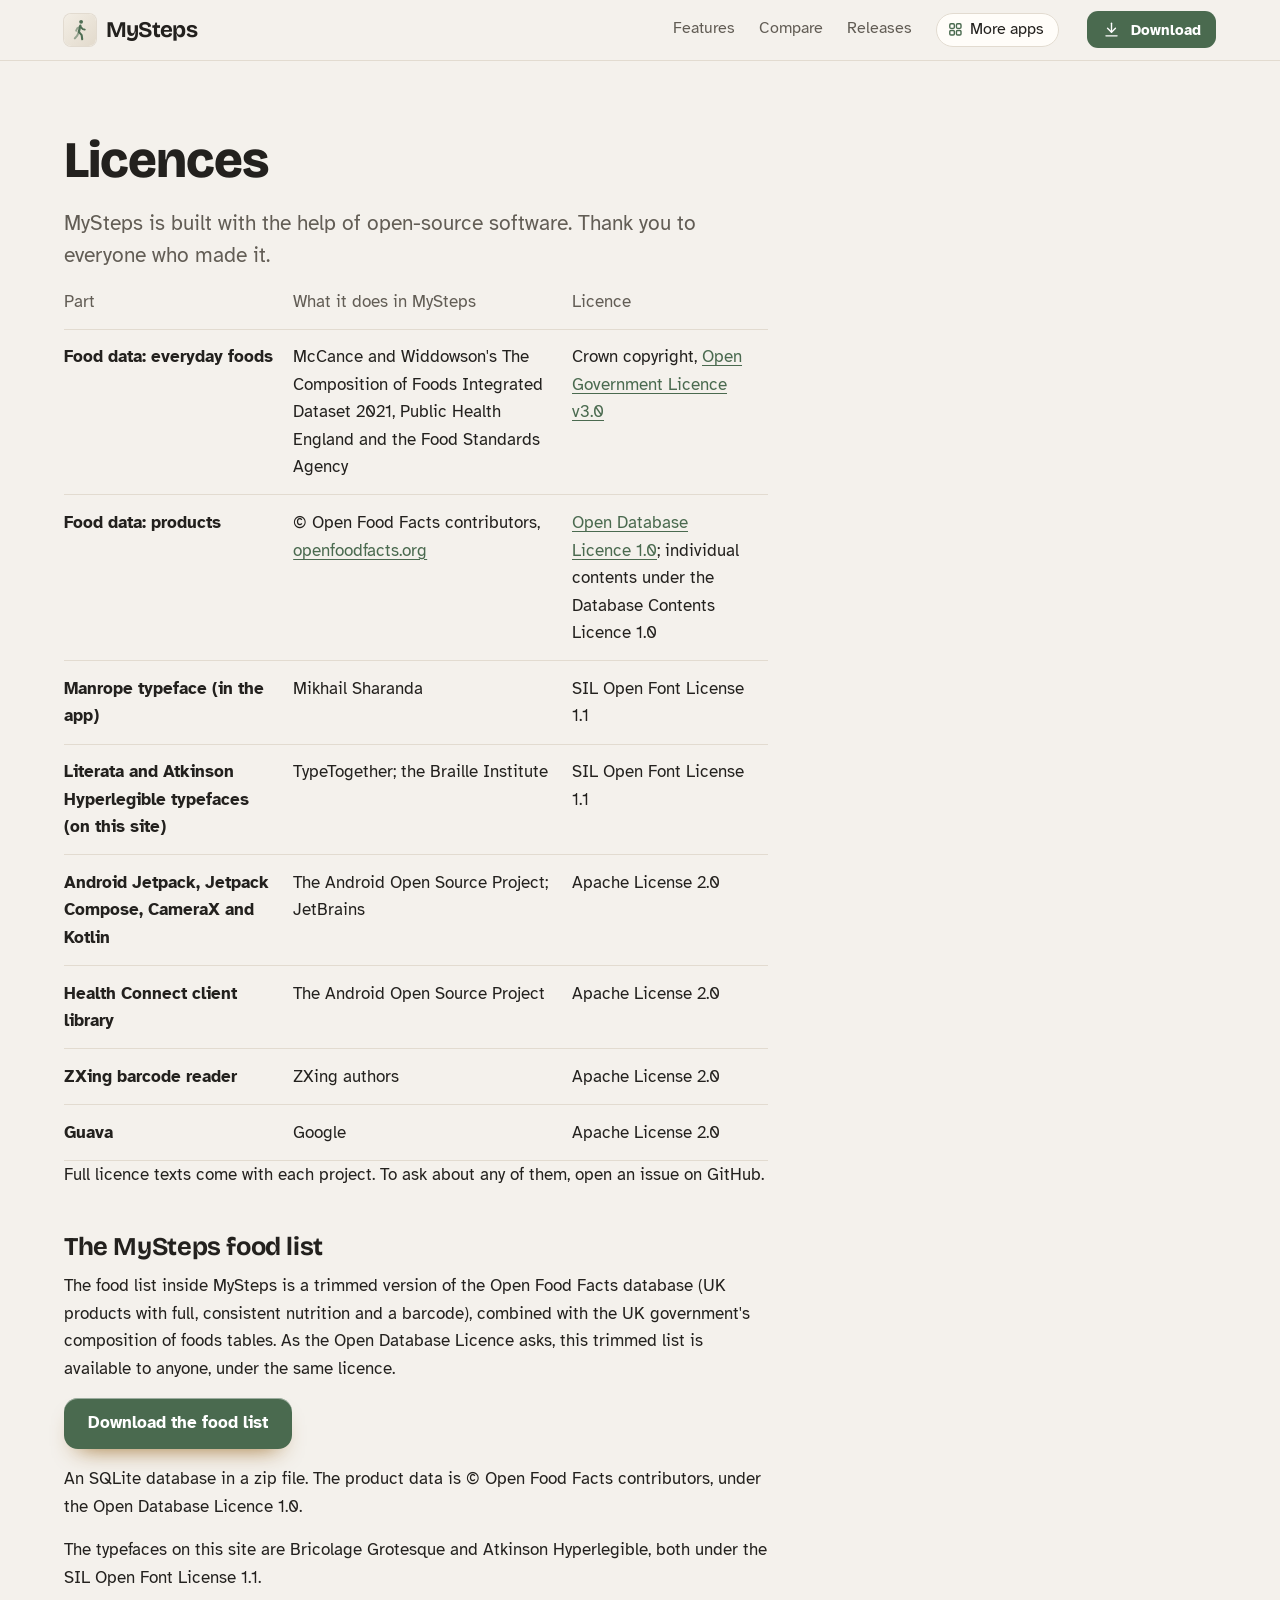
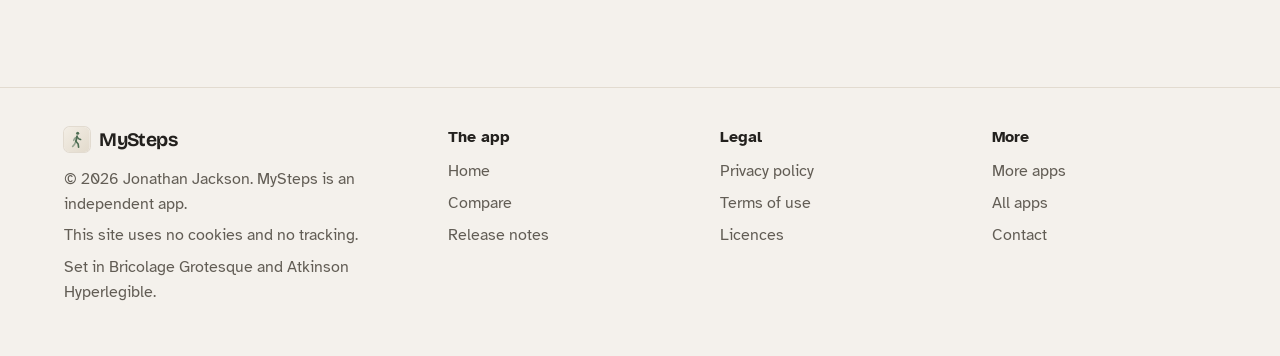
<file: licences.html>
<!DOCTYPE html>
<html lang="en-GB">
<head>
<meta charset="utf-8">
<meta name="viewport" content="width=device-width, initial-scale=1">
<title>MySteps licences</title>
<meta name="description" content="The open-source parts inside MySteps and their licences.">
<meta name="author" content="Jonathan Jackson">
<link rel="canonical" href="https://customgpter.github.io/mysteps/licences.html">
<meta name="theme-color" content="#f4f1ec" media="(prefers-color-scheme: light)">
<meta name="theme-color" content="#121311" media="(prefers-color-scheme: dark)">
<meta property="og:type" content="website">
<meta property="og:site_name" content="MySteps">
<meta property="og:title" content="MySteps licences">
<meta property="og:description" content="The open-source parts inside MySteps and their licences.">
<meta property="og:url" content="https://customgpter.github.io/mysteps/licences.html">
<meta property="og:image" content="https://customgpter.github.io/mysteps/assets/og.png">
<meta property="og:image:width" content="1200">
<meta property="og:image:height" content="630">
<meta property="og:image:alt" content="MySteps&#x27; Today screen with 5,880 of 8,000 steps in the day&#x27;s ring">
<meta property="og:locale" content="en_GB">
<meta name="twitter:card" content="summary_large_image">
<link rel="icon" href="./assets/favicon.svg" type="image/svg+xml">
<link rel="apple-touch-icon" href="./assets/apple-touch-icon.png">
<link rel="preload" href="./assets/fonts/bricolage-grotesque-latin.woff2" as="font" type="font/woff2" crossorigin>
<link rel="preload" href="./assets/fonts/atkinson-hyperlegible-latin-400-normal.woff2" as="font" type="font/woff2" crossorigin>
<link rel="stylesheet" href="./assets/site.css?v=1">
<link rel="stylesheet" href="./assets/house.css?v=1">
<link rel="stylesheet" href="./assets/apps-list.css?v=1">
<script src="./assets/apps-list.js?v=1" defer></script>
</head>
<body>
<a class="skip" href="#main">Skip to content</a>
<header class="masthead">
<div class="wrap">
<a class="brand" href="./" aria-label="MySteps home"><svg viewBox="0 0 108 108" aria-hidden="true"><defs><linearGradient id="G" x1="0" y1="0" x2="1" y2="1"><stop offset="0" stop-color="#F3EEE5"/><stop offset="1" stop-color="#E2DACC"/></linearGradient></defs><rect width="108" height="108" rx="24" fill="url(#G)"/><g transform="translate(54 54) scale(1.25) translate(-54 -52)" fill="none" stroke="#4F6E54" stroke-linecap="round" stroke-linejoin="round"><circle cx="57" cy="30" r="5.2" fill="#4F6E54" stroke="none"/><path d="M55 40 51 57" stroke-width="6.2"/><path d="M54.6 42.5 61.5 49.5 67 51" stroke-width="5"/><path d="M54.6 42.5 46.5 47.5 43.5 54" stroke-width="5" stroke-opacity=".55"/><path d="M51 57 58.5 66 60 77" stroke-width="5.6"/><path d="M51 57 46.5 67 40 74.5" stroke-width="5.6" stroke-opacity=".55"/></g></svg><span>MySteps</span></a>
<nav aria-label="Main"><ul><li><a href="./#features">Features</a></li><li><a href="./compare.html">Compare</a></li><li><a href="./releases.html">Releases</a></li><li><a class="more-apps" href="./more-apps.html"><svg class="ico" viewBox="0 0 24 24" aria-hidden="true"><rect x="4" y="4" width="6.5" height="6.5" rx="1.6"/><rect x="13.5" y="4" width="6.5" height="6.5" rx="1.6"/><rect x="4" y="13.5" width="6.5" height="6.5" rx="1.6"/><rect x="13.5" y="13.5" width="6.5" height="6.5" rx="1.6"/></svg>More apps</a></li></ul></nav>
<a class="button small" href="https://github.com/CustomGPTer/mysteps/releases/latest/download/MySteps.apk"><svg class="ico" viewBox="0 0 24 24" aria-hidden="true"><path d="M12 4v11"/><path d="M7 10.5l5 5 5-5"/><path d="M5 20h14"/></svg>Download</a>
</div>
</header>
<main id="main" class="doc">
<div class="wrap">
<div class="measure">
<h1>Licences</h1>
<p class="lede">MySteps is built with the help of open-source software. Thank you to everyone who made it.</p>
<div class="scroll"><table><thead><tr><th scope="col">Part</th><th scope="col">What it does in MySteps</th><th scope="col">Licence</th></tr></thead><tbody><tr><th scope="row">Food data: everyday foods</th><td>McCance and Widdowson's The Composition of Foods Integrated Dataset 2021, Public Health England and the Food Standards Agency</td><td>Crown copyright, <a href="https://www.nationalarchives.gov.uk/doc/open-government-licence/version/3/">Open Government Licence v3.0</a></td></tr><tr><th scope="row">Food data: products</th><td>&copy; Open Food Facts contributors, <a href="https://world.openfoodfacts.org">openfoodfacts.org</a></td><td><a href="https://opendatacommons.org/licenses/odbl/1-0/">Open Database Licence 1.0</a>; individual contents under the Database Contents Licence 1.0</td></tr><tr><th scope="row">Manrope typeface (in the app)</th><td>Mikhail Sharanda</td><td>SIL Open Font License 1.1</td></tr><tr><th scope="row">Literata and Atkinson Hyperlegible typefaces (on this site)</th><td>TypeTogether; the Braille Institute</td><td>SIL Open Font License 1.1</td></tr><tr><th scope="row">Android Jetpack, Jetpack Compose, CameraX and Kotlin</th><td>The Android Open Source Project; JetBrains</td><td>Apache License 2.0</td></tr><tr><th scope="row">Health Connect client library</th><td>The Android Open Source Project</td><td>Apache License 2.0</td></tr><tr><th scope="row">ZXing barcode reader</th><td>ZXing authors</td><td>Apache License 2.0</td></tr><tr><th scope="row">Guava</th><td>Google</td><td>Apache License 2.0</td></tr></tbody></table></div>
<p>Full licence texts come with each project. To ask about any of them, open an issue on GitHub.</p><h2 id="food-list">The MySteps food list</h2><p>The food list inside MySteps is a trimmed version of the Open Food Facts database (UK products with full, consistent nutrition and a barcode), combined with the UK government's composition of foods tables. As the Open Database Licence asks, this trimmed list is available to anyone, under the same licence.</p><p><a class="button" href="https://github.com/CustomGPTer/mysteps/releases/latest/download/MySteps-food-list.zip">Download the food list</a></p><p>An SQLite database in a zip file. The product data is &copy; Open Food Facts contributors, under the Open Database Licence 1.0.</p>
<p>The typefaces on this site are Bricolage Grotesque and Atkinson Hyperlegible, both under the SIL Open Font License 1.1.</p>
</div>
</div>
</main>
<footer class="colophon">
<div class="wrap">
<div>
<a class="brand" href="./" aria-label="MySteps home"><svg viewBox="0 0 108 108" aria-hidden="true"><defs><linearGradient id="G" x1="0" y1="0" x2="1" y2="1"><stop offset="0" stop-color="#F3EEE5"/><stop offset="1" stop-color="#E2DACC"/></linearGradient></defs><rect width="108" height="108" rx="24" fill="url(#G)"/><g transform="translate(54 54) scale(1.25) translate(-54 -52)" fill="none" stroke="#4F6E54" stroke-linecap="round" stroke-linejoin="round"><circle cx="57" cy="30" r="5.2" fill="#4F6E54" stroke="none"/><path d="M55 40 51 57" stroke-width="6.2"/><path d="M54.6 42.5 61.5 49.5 67 51" stroke-width="5"/><path d="M54.6 42.5 46.5 47.5 43.5 54" stroke-width="5" stroke-opacity=".55"/><path d="M51 57 58.5 66 60 77" stroke-width="5.6"/><path d="M51 57 46.5 67 40 74.5" stroke-width="5.6" stroke-opacity=".55"/></g></svg><span>MySteps</span></a>
<p>&copy; 2026 Jonathan Jackson. MySteps is an independent app.</p>
<p>This site uses no cookies and no tracking.</p>
<p>Set in Bricolage Grotesque and Atkinson Hyperlegible.</p>
</div>
<nav aria-label="The app"><h2>The app</h2><ul>
<li><a href="./">Home</a></li>
<li><a href="./compare.html">Compare</a></li>
<li><a href="./releases.html">Release notes</a></li>

</ul></nav>
<nav aria-label="Legal"><h2>Legal</h2><ul>
<li><a href="./privacy.html">Privacy policy</a></li>
<li><a href="./terms.html">Terms of use</a></li>
<li><a href="./licences.html">Licences</a></li>
</ul></nav>
<nav aria-label="More"><h2>More</h2><ul>
<li><a href="./more-apps.html">More apps</a></li>
<li><a href="https://customgpter.github.io/">All apps</a></li>
<li><a href="https://github.com/CustomGPTer/mysteps/issues">Contact</a></li>
</ul></nav>
</div>
</footer>
</body>
</html>
</file>
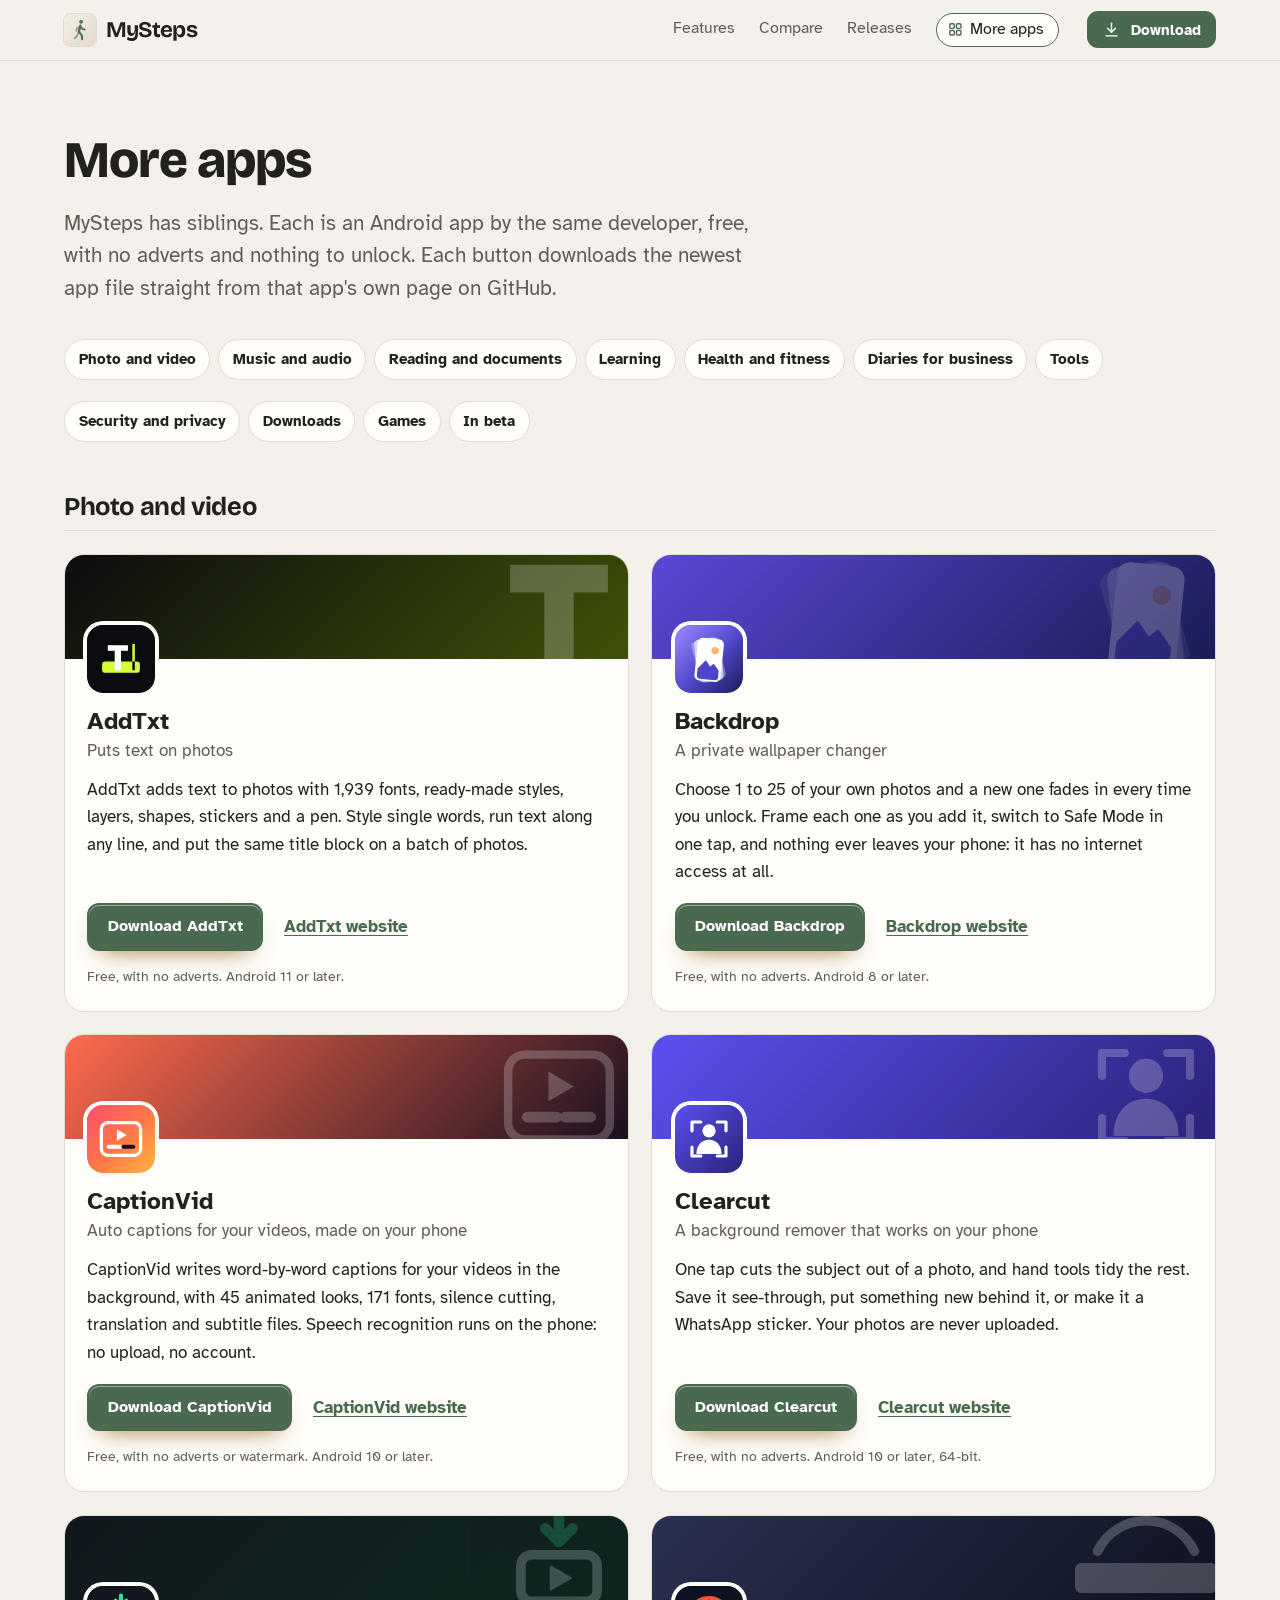
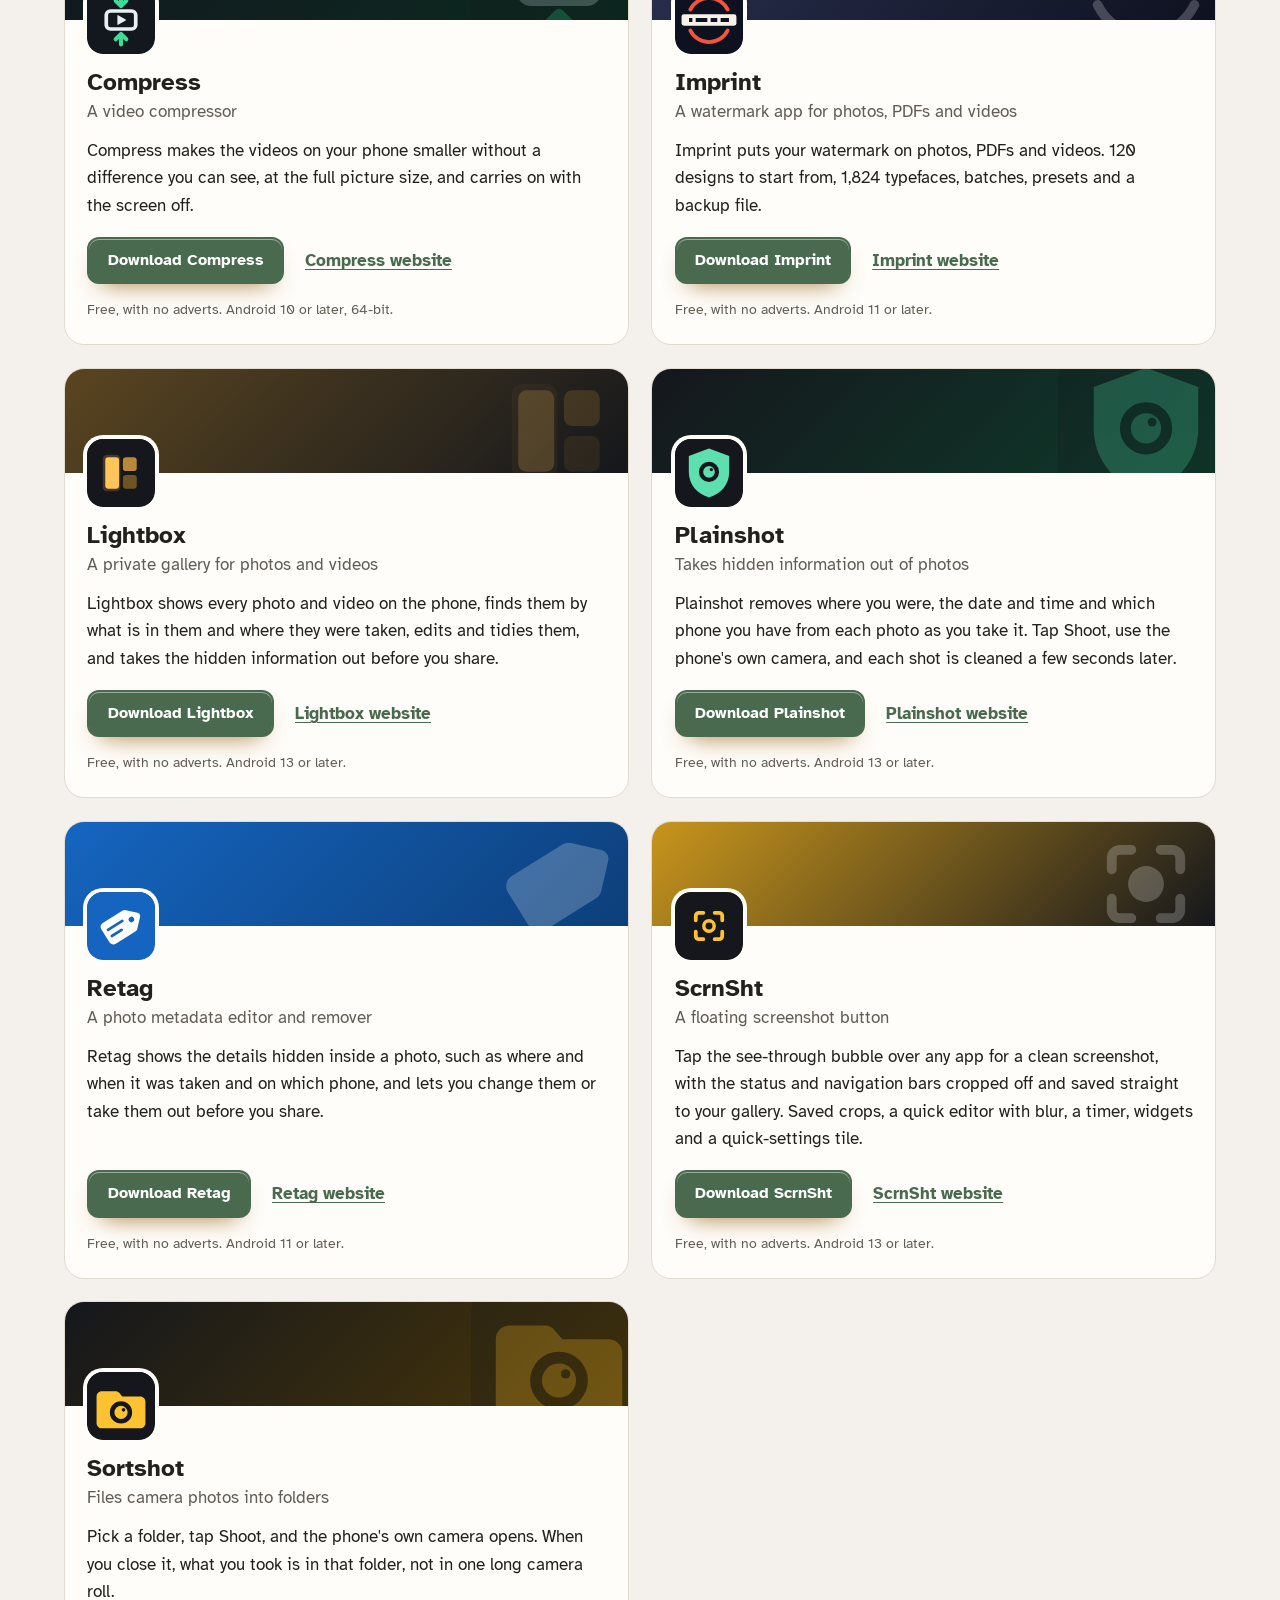
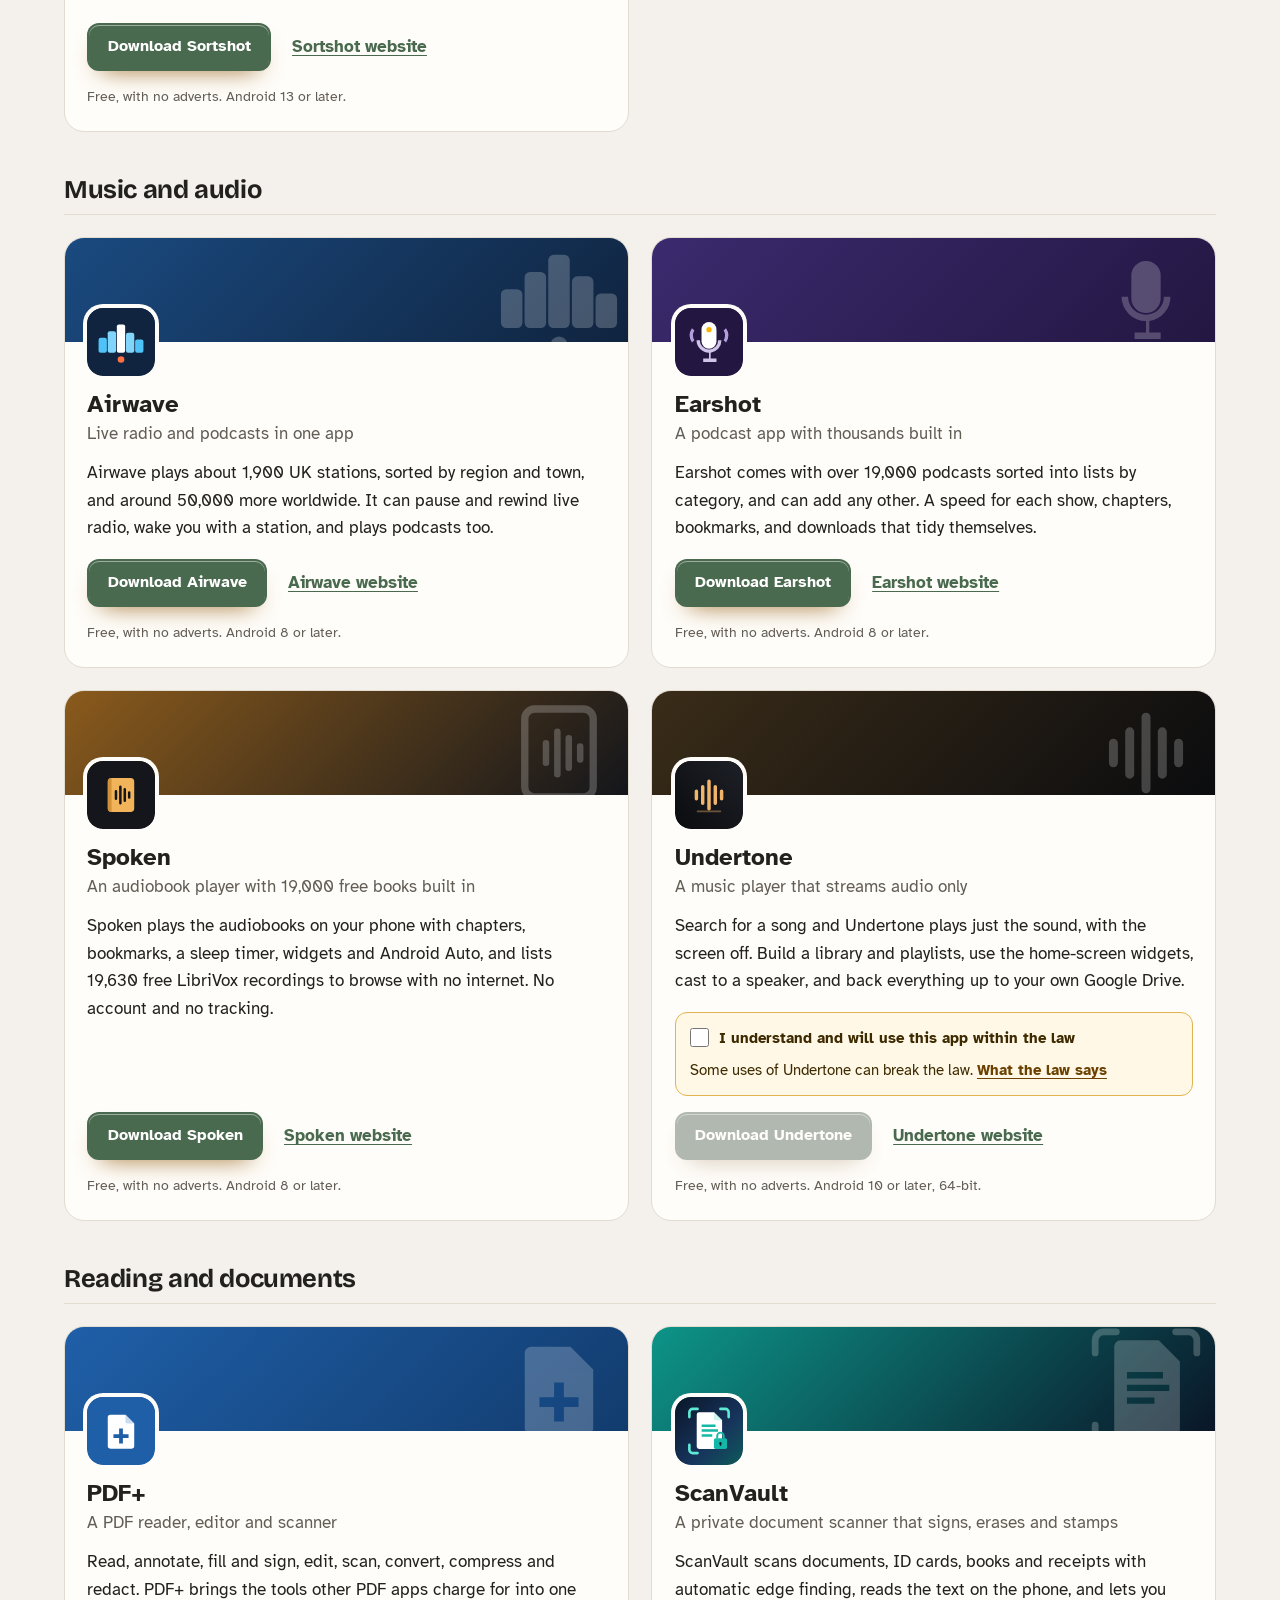
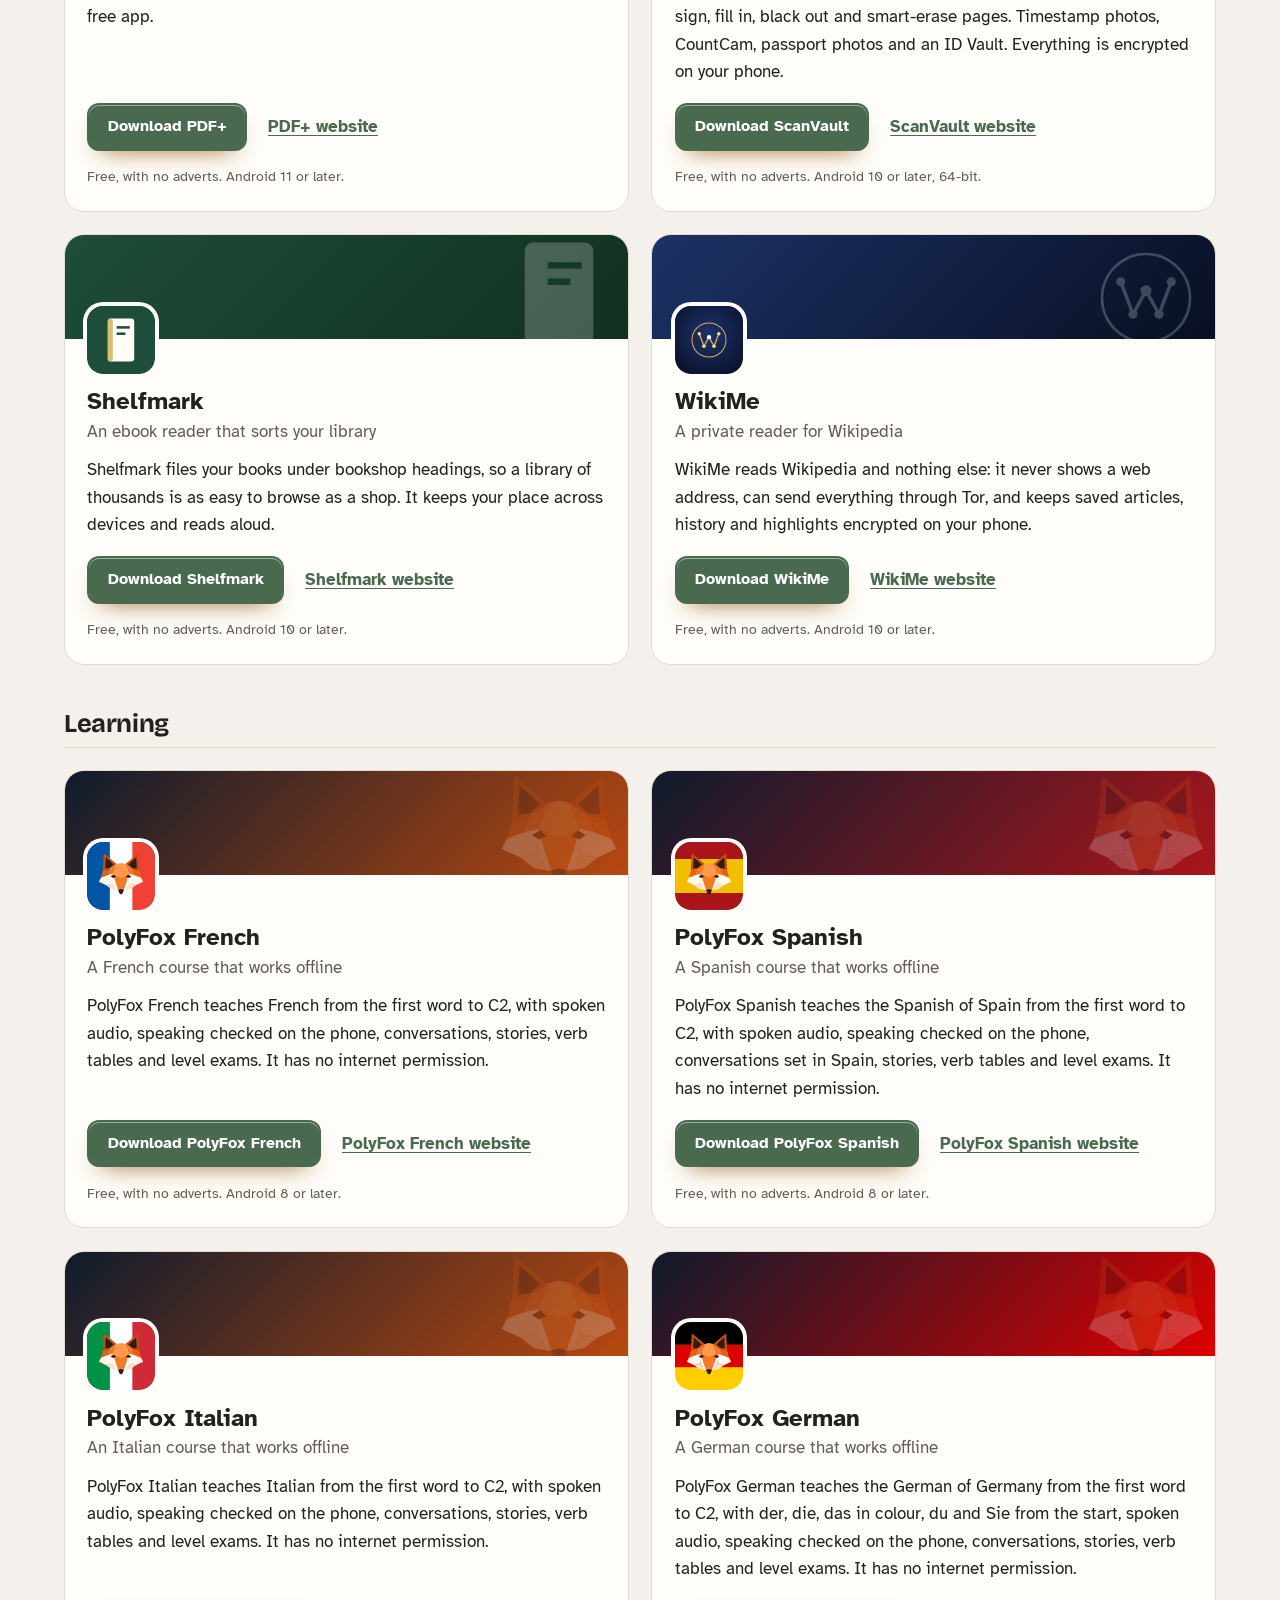
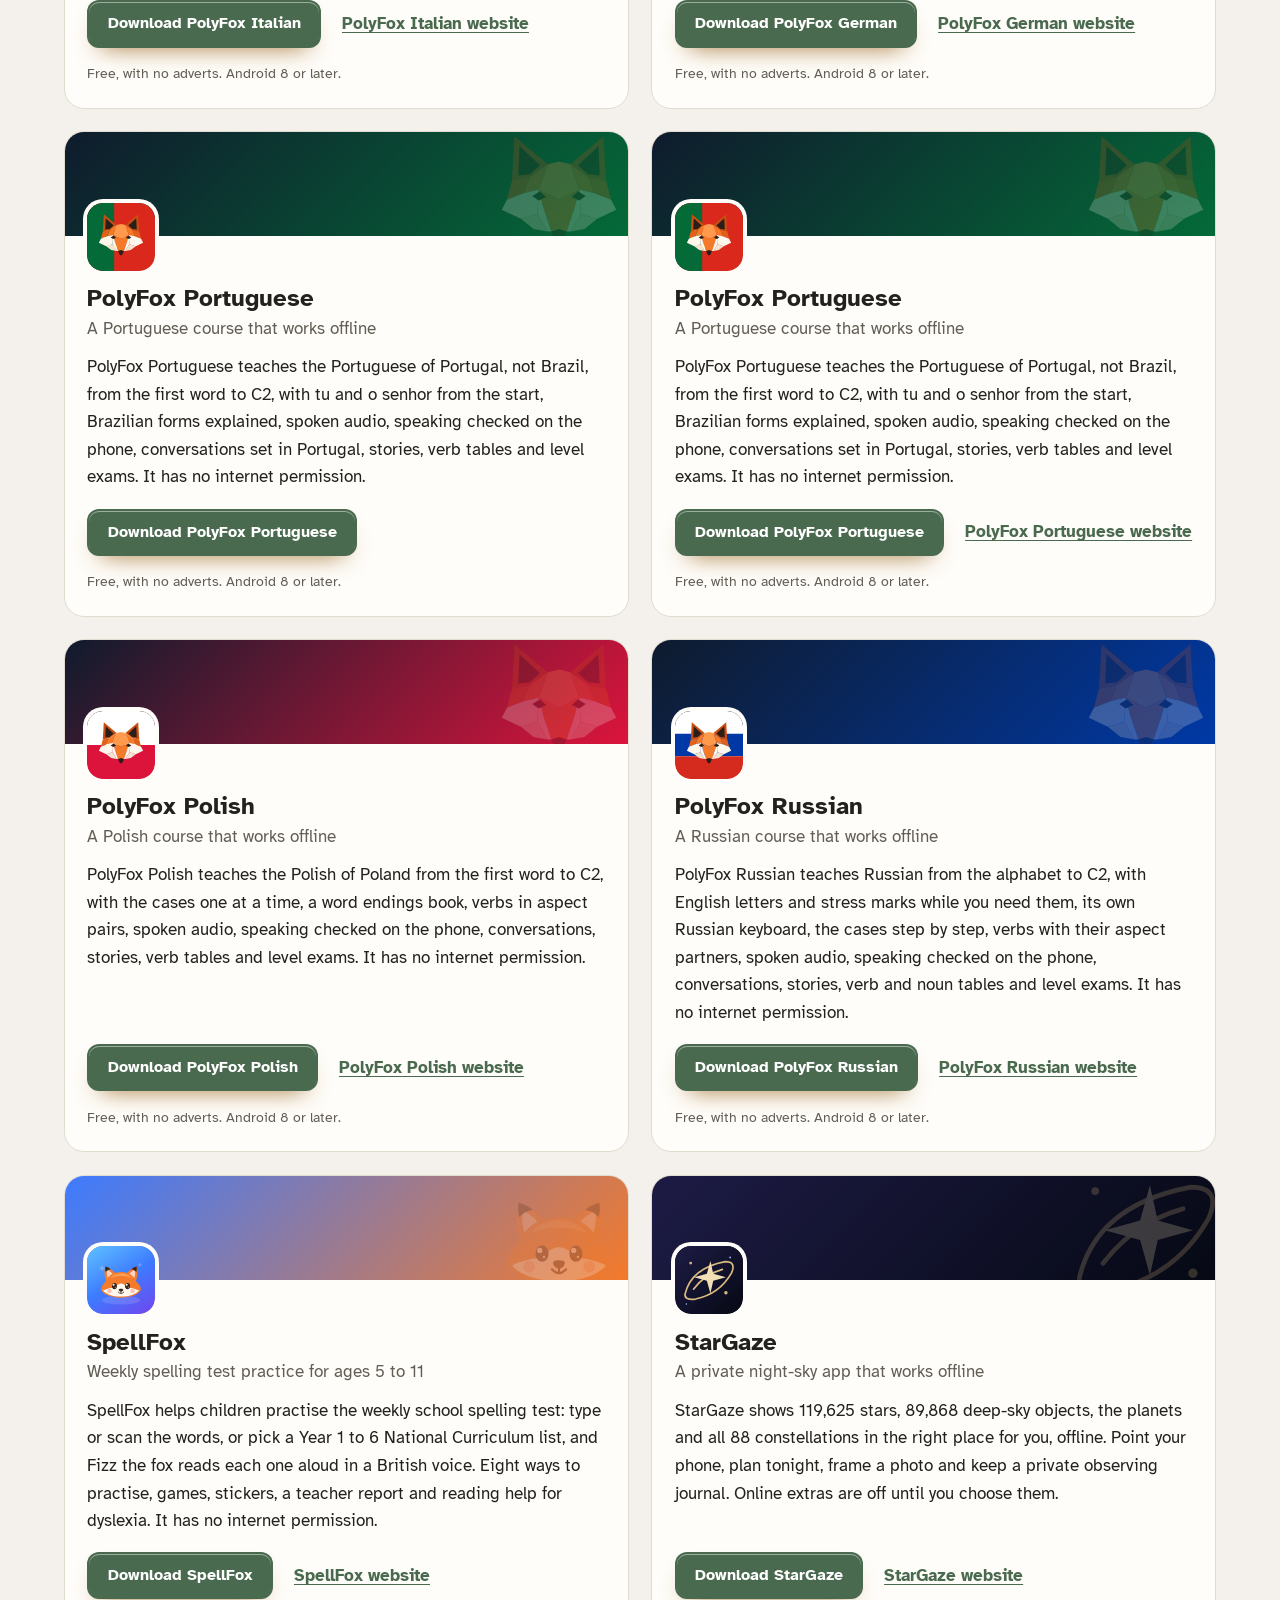
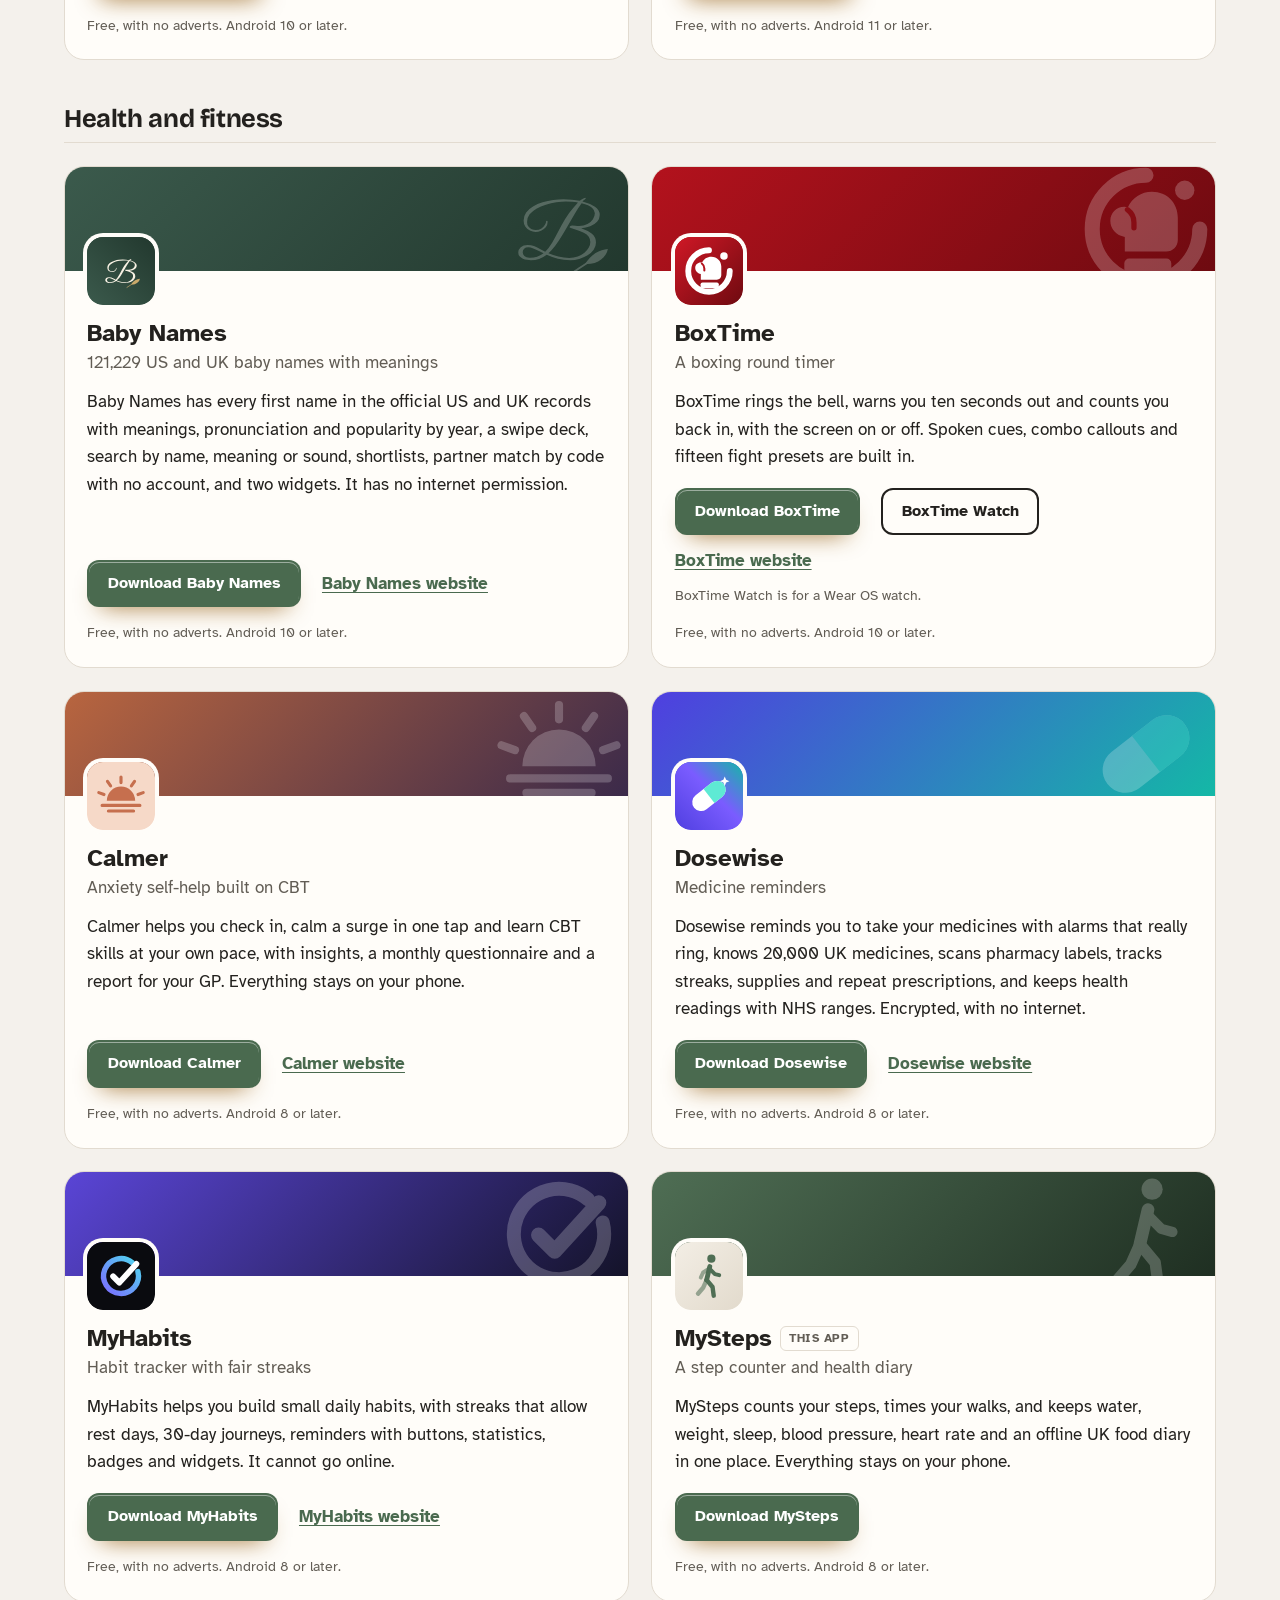
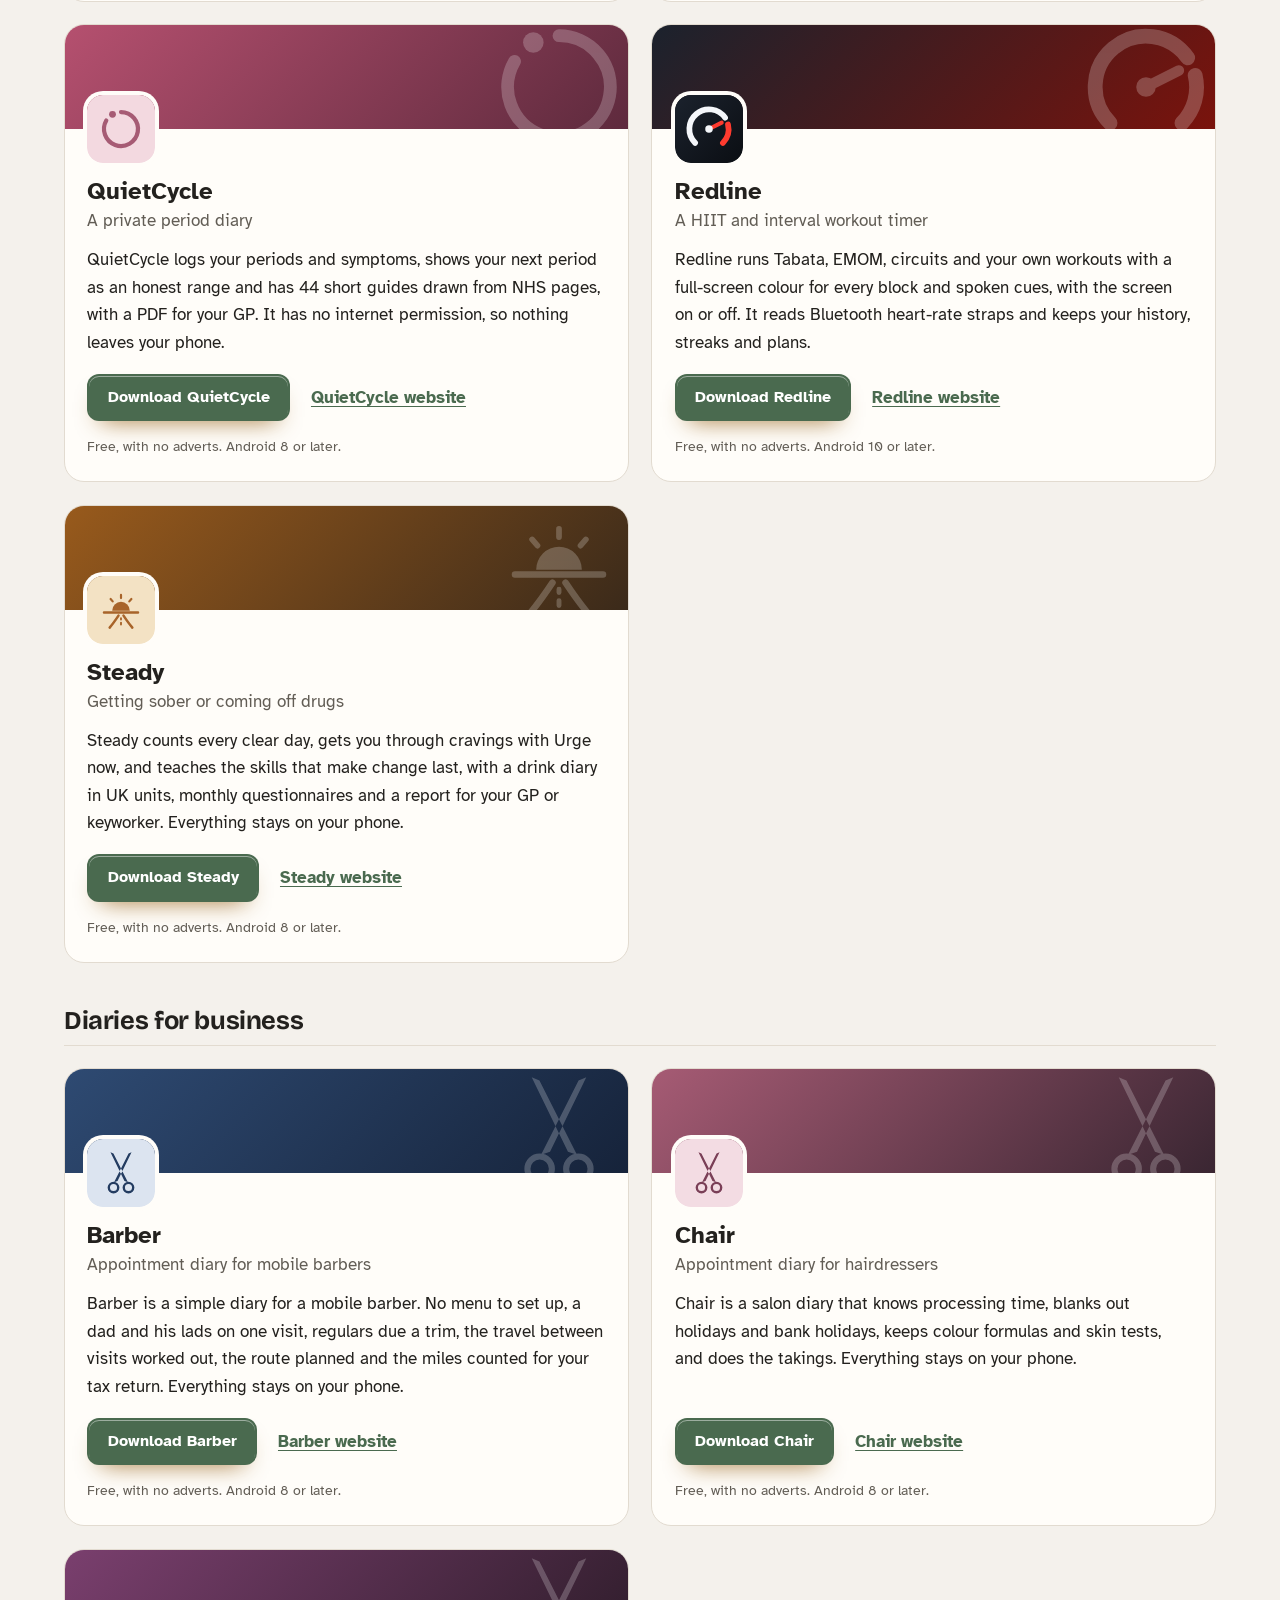
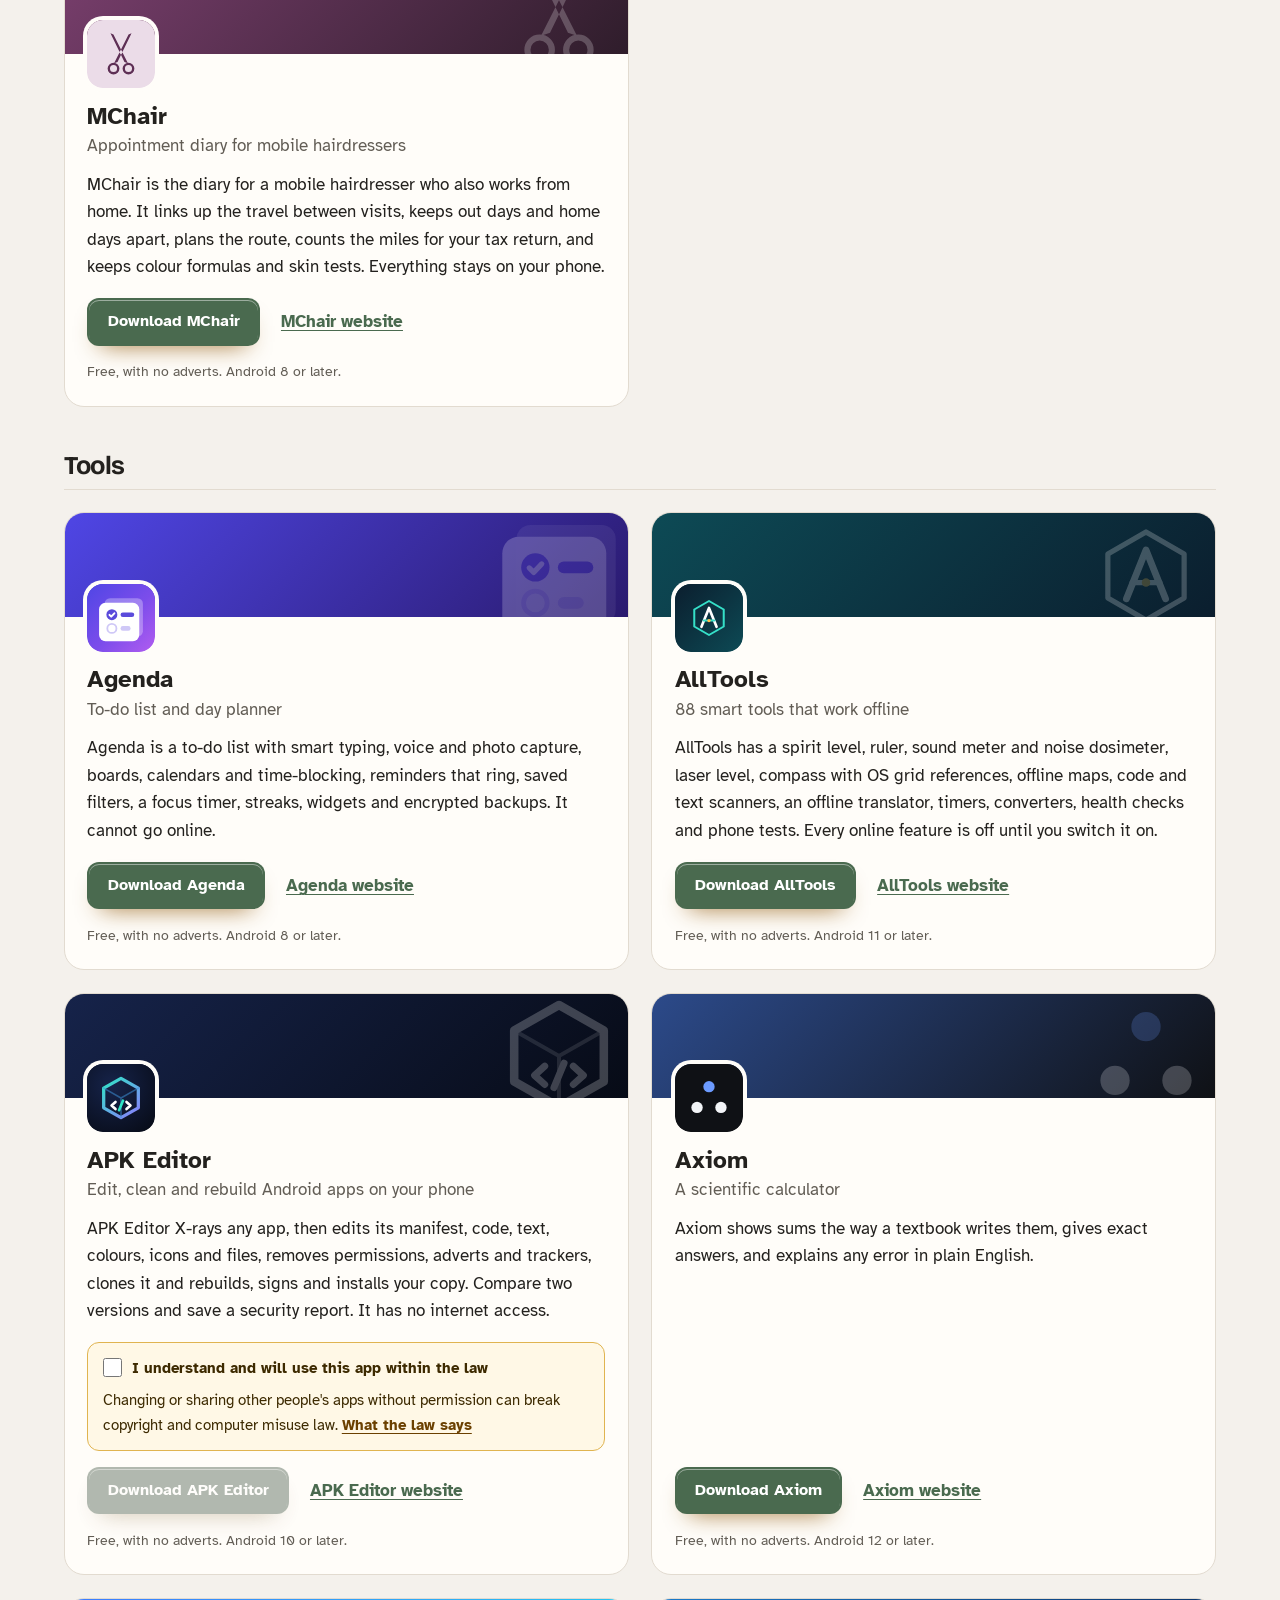
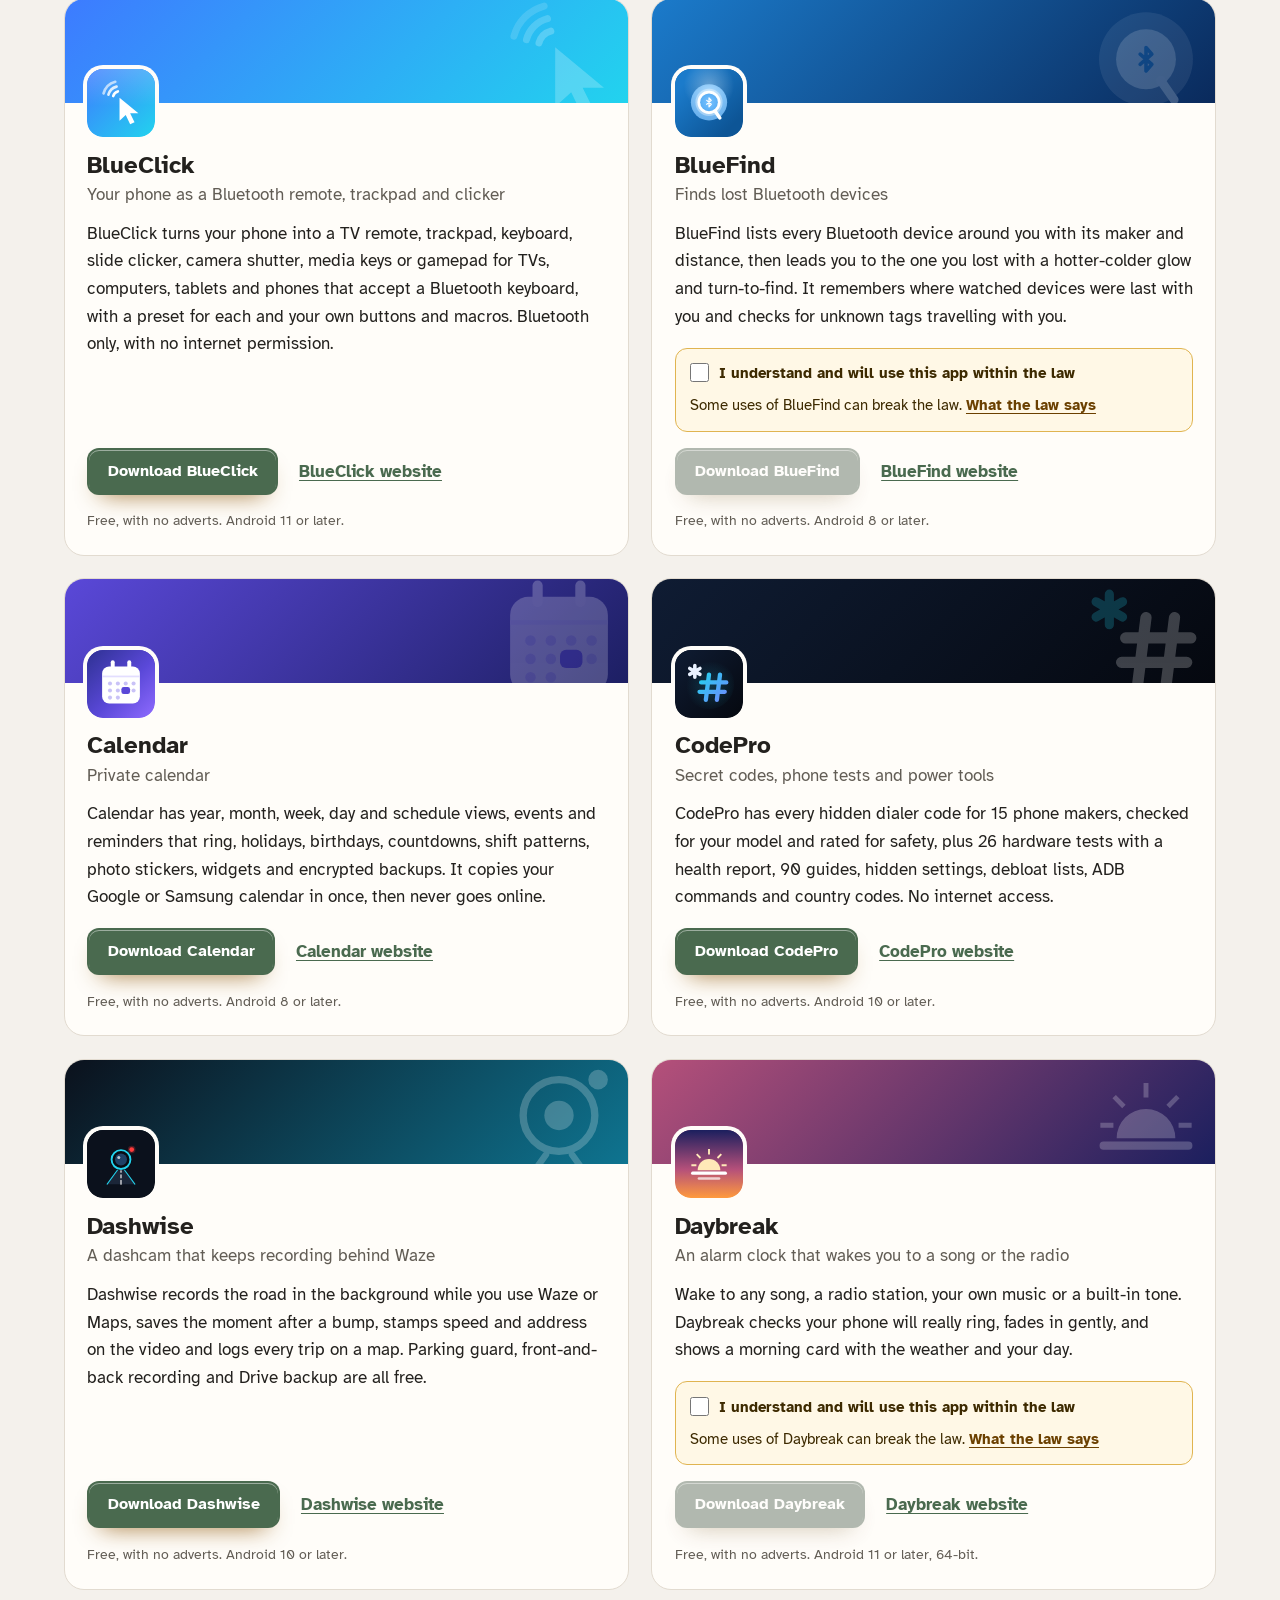
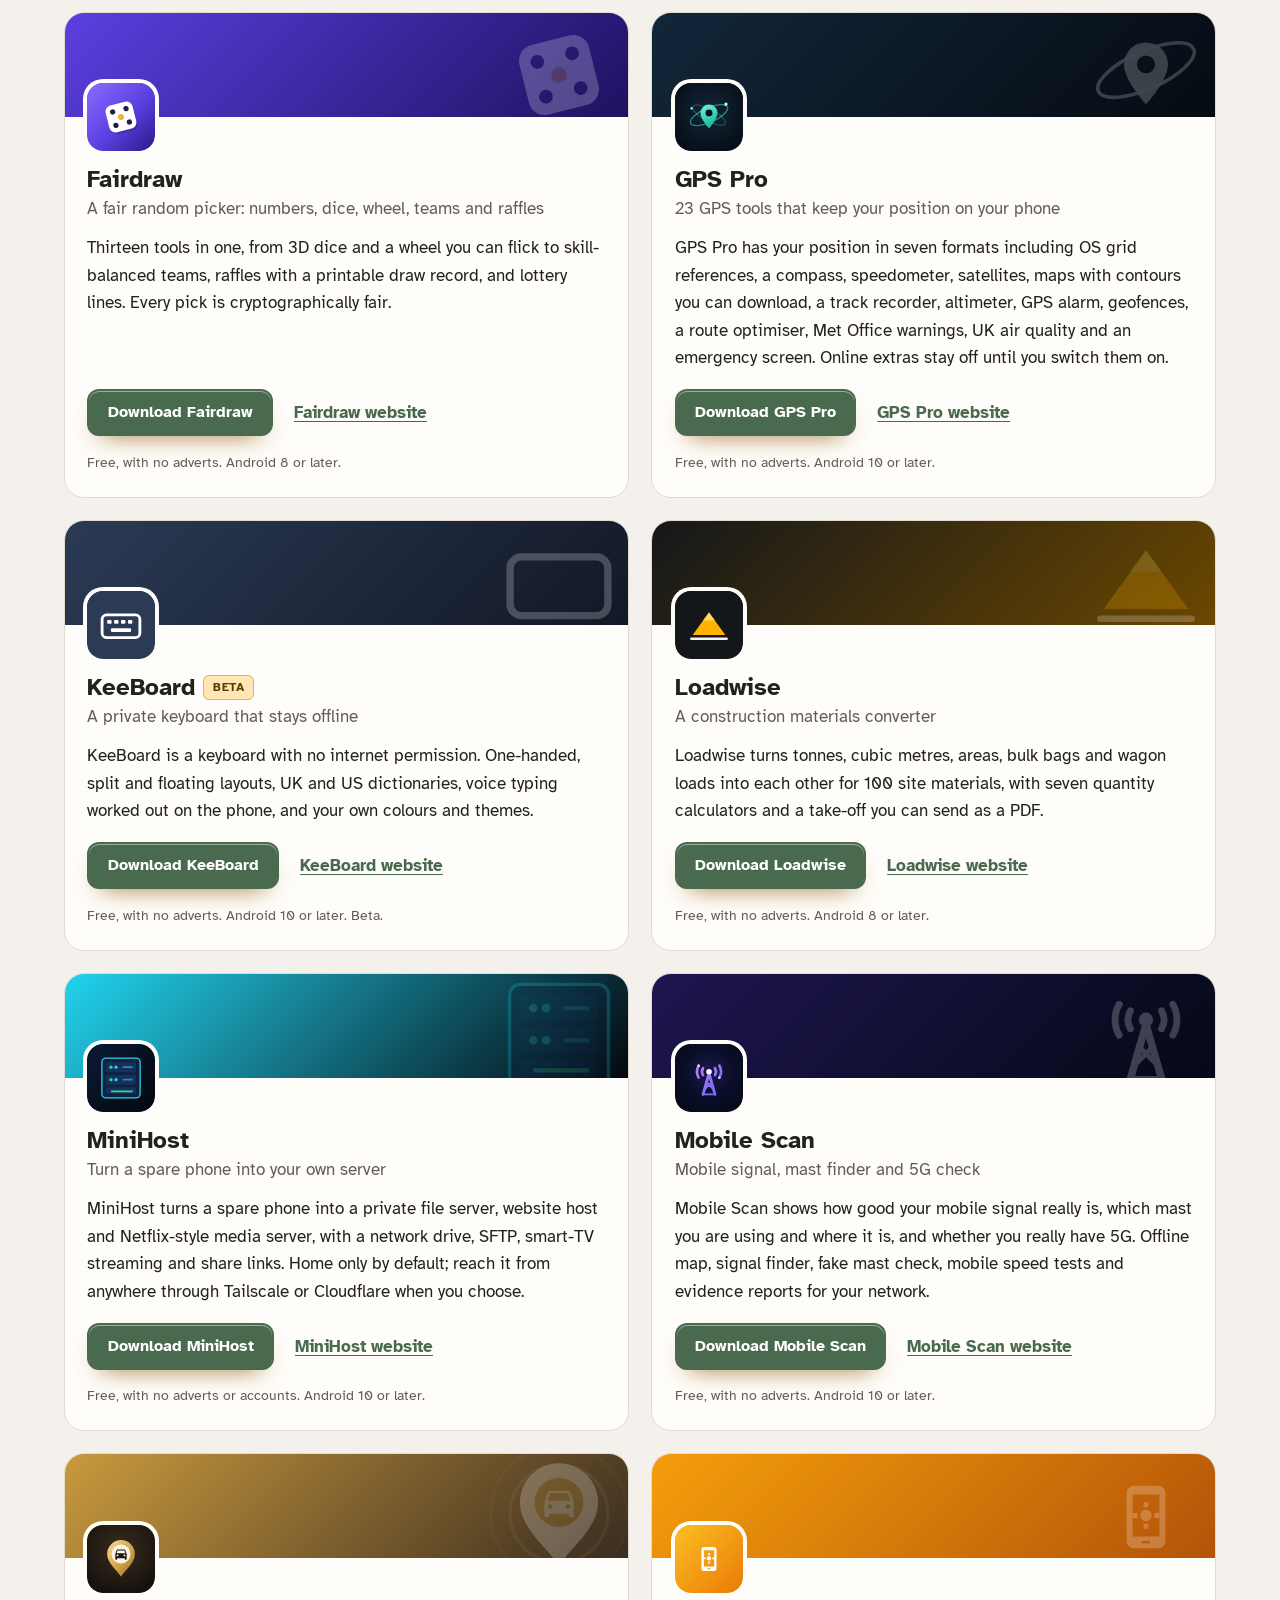
<file: more-apps.html>
<!DOCTYPE html>
<html lang="en-GB">
<head>
<meta charset="utf-8">
<meta name="viewport" content="width=device-width, initial-scale=1">
<title>More free Android apps from the maker of MySteps</title>
<meta name="description" content="All 99 free Android apps from the maker of MySteps, in one list by category, each with its download and a link to its website.">
<meta name="author" content="Jonathan Jackson">
<link rel="canonical" href="https://customgpter.github.io/mysteps/more-apps.html">
<meta name="theme-color" content="#f4f1ec" media="(prefers-color-scheme: light)">
<meta name="theme-color" content="#121311" media="(prefers-color-scheme: dark)">
<meta property="og:type" content="website">
<meta property="og:site_name" content="MySteps">
<meta property="og:title" content="More free Android apps from the maker of MySteps">
<meta property="og:description" content="All 99 free Android apps from the maker of MySteps, in one list by category, each with its download and a link to its website.">
<meta property="og:url" content="https://customgpter.github.io/mysteps/more-apps.html">
<meta property="og:image" content="https://customgpter.github.io/mysteps/assets/og.png">
<meta property="og:image:width" content="1200">
<meta property="og:image:height" content="630">
<meta property="og:image:alt" content="MySteps&#x27; Today screen with 5,880 of 8,000 steps in the day&#x27;s ring">
<meta property="og:locale" content="en_GB">
<meta name="twitter:card" content="summary_large_image">
<link rel="icon" href="./assets/favicon.svg" type="image/svg+xml">
<link rel="apple-touch-icon" href="./assets/apple-touch-icon.png">
<link rel="preload" href="./assets/fonts/bricolage-grotesque-latin.woff2" as="font" type="font/woff2" crossorigin>
<link rel="preload" href="./assets/fonts/atkinson-hyperlegible-latin-400-normal.woff2" as="font" type="font/woff2" crossorigin>
<link rel="stylesheet" href="./assets/site.css?v=1">
<link rel="stylesheet" href="./assets/house.css?v=1">
<script type="application/ld+json">{"@context":"https://schema.org","@type":"ItemList","name":"Apps from the maker of MySteps","url":"https://customgpter.github.io/mysteps/more-apps.html","itemListElement":[{"@type":"ListItem","position":1,"name":"AddTxt","url":"https://customgpter.github.io/addtxt/"},{"@type":"ListItem","position":2,"name":"Backdrop","url":"https://customgpter.github.io/backdrop/"},{"@type":"ListItem","position":3,"name":"CaptionVid","url":"https://customgpter.github.io/captionvid/"},{"@type":"ListItem","position":4,"name":"Clearcut","url":"https://customgpter.github.io/clearcut/"},{"@type":"ListItem","position":5,"name":"Compress","url":"https://customgpter.github.io/compress/"},{"@type":"ListItem","position":6,"name":"Imprint","url":"https://customgpter.github.io/imprint/"},{"@type":"ListItem","position":7,"name":"Lightbox","url":"https://customgpter.github.io/lightbox/"},{"@type":"ListItem","position":8,"name":"Plainshot","url":"https://customgpter.github.io/plainshot/"},{"@type":"ListItem","position":9,"name":"Retag","url":"https://customgpter.github.io/retag/"},{"@type":"ListItem","position":10,"name":"ScrnSht","url":"https://customgpter.github.io/scrnsht/"},{"@type":"ListItem","position":11,"name":"Sortshot","url":"https://customgpter.github.io/sortshot/"},{"@type":"ListItem","position":12,"name":"Airwave","url":"https://customgpter.github.io/airwave/"},{"@type":"ListItem","position":13,"name":"Earshot","url":"https://customgpter.github.io/earshot/"},{"@type":"ListItem","position":14,"name":"Spoken","url":"https://customgpter.github.io/spoken/"},{"@type":"ListItem","position":15,"name":"Undertone","url":"https://customgpter.github.io/undertone/"},{"@type":"ListItem","position":16,"name":"PDF+","url":"https://customgpter.github.io/pdfplus/"},{"@type":"ListItem","position":17,"name":"ScanVault","url":"https://customgpter.github.io/scanvault/"},{"@type":"ListItem","position":18,"name":"Shelfmark","url":"https://customgpter.github.io/shelfmark/"},{"@type":"ListItem","position":19,"name":"WikiMe","url":"https://customgpter.github.io/wikime/"},{"@type":"ListItem","position":20,"name":"PolyFox French","url":"https://customgpter.github.io/polyfox/"},{"@type":"ListItem","position":21,"name":"PolyFox German","url":"https://customgpter.github.io/polyfox-german/"},{"@type":"ListItem","position":22,"name":"PolyFox Portuguese","url":"https://customgpter.github.io/polyfox-portuguese/"},{"@type":"ListItem","position":23,"name":"PolyFox Polish","url":"https://customgpter.github.io/polyfox-polish/"},{"@type":"ListItem","position":24,"name":"PolyFox Russian","url":"https://customgpter.github.io/polyfox-russian/"},{"@type":"ListItem","position":25,"name":"SpellFox","url":"https://customgpter.github.io/spellfox/"},{"@type":"ListItem","position":26,"name":"StarGaze","url":"https://customgpter.github.io/stargaze/"},{"@type":"ListItem","position":27,"name":"Baby Names","url":"https://customgpter.github.io/babynames/"},{"@type":"ListItem","position":28,"name":"BoxTime","url":"https://customgpter.github.io/boxtime/"},{"@type":"ListItem","position":29,"name":"Calmer","url":"https://customgpter.github.io/calmer/"},{"@type":"ListItem","position":30,"name":"Dosewise","url":"https://customgpter.github.io/dosewise/"},{"@type":"ListItem","position":31,"name":"MyHabits","url":"https://customgpter.github.io/myhabits/"},{"@type":"ListItem","position":32,"name":"MySteps","url":"https://customgpter.github.io/mysteps/"},{"@type":"ListItem","position":33,"name":"QuietCycle","url":"https://customgpter.github.io/quietcycle/"},{"@type":"ListItem","position":34,"name":"Redline","url":"https://customgpter.github.io/redline/"},{"@type":"ListItem","position":35,"name":"Steady","url":"https://customgpter.github.io/steady/"},{"@type":"ListItem","position":36,"name":"Barber","url":"https://customgpter.github.io/barber/"},{"@type":"ListItem","position":37,"name":"Chair","url":"https://customgpter.github.io/chair/"},{"@type":"ListItem","position":38,"name":"MChair","url":"https://customgpter.github.io/mchair/"},{"@type":"ListItem","position":39,"name":"Agenda","url":"https://customgpter.github.io/agenda/"},{"@type":"ListItem","position":40,"name":"AllTools","url":"https://customgpter.github.io/alltools/"},{"@type":"ListItem","position":41,"name":"APK Editor","url":"https://customgpter.github.io/apkeditor/"},{"@type":"ListItem","position":42,"name":"Axiom","url":"https://customgpter.github.io/axiom/"},{"@type":"ListItem","position":43,"name":"BlueClick","url":"https://customgpter.github.io/blueclick/"},{"@type":"ListItem","position":44,"name":"BlueFind","url":"https://customgpter.github.io/bluefind/"},{"@type":"ListItem","position":45,"name":"Calendar","url":"https://customgpter.github.io/calendar/"},{"@type":"ListItem","position":46,"name":"CodePro","url":"https://customgpter.github.io/codepro/"},{"@type":"ListItem","position":47,"name":"Dashwise","url":"https://customgpter.github.io/dashwise/"},{"@type":"ListItem","position":48,"name":"Daybreak","url":"https://customgpter.github.io/daybreak/"},{"@type":"ListItem","position":49,"name":"Fairdraw","url":"https://customgpter.github.io/fairdraw/"},{"@type":"ListItem","position":50,"name":"GPS Pro","url":"https://customgpter.github.io/gpspro/"},{"@type":"ListItem","position":51,"name":"KeeBoard","url":"https://customgpter.github.io/keeboard/"},{"@type":"ListItem","position":52,"name":"Loadwise","url":"https://customgpter.github.io/loadwise/"},{"@type":"ListItem","position":53,"name":"MiniHost","url":"https://customgpter.github.io/minihost/"},{"@type":"ListItem","position":54,"name":"Mobile Scan","url":"https://customgpter.github.io/mobilescan/"},{"@type":"ListItem","position":55,"name":"Parkwise","url":"https://customgpter.github.io/parkwise/"},{"@type":"ListItem","position":56,"name":"Pocketmind","url":"https://customgpter.github.io/pocketmind/"},{"@type":"ListItem","position":57,"name":"Refine","url":"https://customgpter.github.io/refine/"},{"@type":"ListItem","position":58,"name":"Shiftwise","url":"https://customgpter.github.io/shiftwise/"},{"@type":"ListItem","position":59,"name":"SimpleCalc","url":"https://customgpter.github.io/simplecalc/"},{"@type":"ListItem","position":60,"name":"Skyline","url":"https://customgpter.github.io/skyline/"},{"@type":"ListItem","position":61,"name":"Slipway","url":"https://customgpter.github.io/slipway/"},{"@type":"ListItem","position":62,"name":"Tagger","url":"https://customgpter.github.io/tagger/"},{"@type":"ListItem","position":63,"name":"TotalClean","url":"https://customgpter.github.io/totalclean/"},{"@type":"ListItem","position":64,"name":"TVLink","url":"https://customgpter.github.io/tvlink/"},{"@type":"ListItem","position":65,"name":"Unbox","url":"https://customgpter.github.io/unbox/"},{"@type":"ListItem","position":66,"name":"WhatsKeep","url":"https://customgpter.github.io/whatskeep/"},{"@type":"ListItem","position":67,"name":"WiFi Scan","url":"https://customgpter.github.io/wifiscan/"},{"@type":"ListItem","position":68,"name":"Auditly","url":"https://customgpter.github.io/auditly/"},{"@type":"ListItem","position":69,"name":"Backchannel","url":"https://customgpter.github.io/backchannel/"},{"@type":"ListItem","position":70,"name":"ENotes","url":"https://customgpter.github.io/enotes/"},{"@type":"ListItem","position":71,"name":"FindMe","url":"https://customgpter.github.io/findme/"},{"@type":"ListItem","position":72,"name":"iLock","url":"https://customgpter.github.io/ilock/"},{"@type":"ListItem","position":73,"name":"ImSafe","url":"https://customgpter.github.io/imsafe/"},{"@type":"ListItem","position":74,"name":"IShred","url":"https://customgpter.github.io/ishred/"},{"@type":"ListItem","position":75,"name":"LockBox","url":"https://customgpter.github.io/lockbox/"},{"@type":"ListItem","position":76,"name":"PassVault","url":"https://customgpter.github.io/passvault/"},{"@type":"ListItem","position":77,"name":"SpyFind","url":"https://customgpter.github.io/spyfind/"},{"@type":"ListItem","position":78,"name":"TextWipe","url":"https://customgpter.github.io/textwipe/"},{"@type":"ListItem","position":79,"name":"Tracewire","url":"https://customgpter.github.io/tracewire/"},{"@type":"ListItem","position":80,"name":"Vigil","url":"https://customgpter.github.io/vigil/"},{"@type":"ListItem","position":81,"name":"Grab","url":"https://customgpter.github.io/grab/"},{"@type":"ListItem","position":82,"name":"Swarm","url":"https://customgpter.github.io/swarm/"},{"@type":"ListItem","position":83,"name":"Plane Games","url":"https://customgpter.github.io/plane-games/"},{"@type":"ListItem","position":84,"name":"Ninefold","url":"https://customgpter.github.io/ninefold/"},{"@type":"ListItem","position":85,"name":"Cubewise","url":"https://customgpter.github.io/cubewise/"},{"@type":"ListItem","position":86,"name":"Tilewise","url":"https://customgpter.github.io/tilewise/"},{"@type":"ListItem","position":87,"name":"Letterwise","url":"https://customgpter.github.io/letterwise/"},{"@type":"ListItem","position":88,"name":"Kingside","url":"https://customgpter.github.io/kingside/"},{"@type":"ListItem","position":89,"name":"Deckhand","url":"https://customgpter.github.io/deckhand/"},{"@type":"ListItem","position":90,"name":"SNESForge","url":"https://customgpter.github.io/snesforge/"},{"@type":"ListItem","position":91,"name":"Fame Boy","url":"https://customgpter.github.io/fameboy/"},{"@type":"ListItem","position":92,"name":"PSPPro","url":"https://customgpter.github.io/psppro/"},{"@type":"ListItem","position":93,"name":"MegaGen","url":"https://customgpter.github.io/megagen/"},{"@type":"ListItem","position":94,"name":"QVR","url":"https://customgpter.github.io/qvr/"},{"@type":"ListItem","position":95,"name":"QVR Watch","url":"https://customgpter.github.io/qvr-watch/"},{"@type":"ListItem","position":96,"name":"QVRLite","url":"https://customgpter.github.io/qvrlite/"},{"@type":"ListItem","position":97,"name":"Onionz","url":"https://customgpter.github.io/onionz/"},{"@type":"ListItem","position":98,"name":"OnionzWeb","url":"https://customgpter.github.io/onionzweb/"}]}</script>
<link rel="stylesheet" href="./assets/apps-list.css?v=1">
<script src="./assets/apps-list.js?v=1" defer></script>
</head>
<body>
<a class="skip" href="#main">Skip to content</a>
<header class="masthead">
<div class="wrap">
<a class="brand" href="./" aria-label="MySteps home"><svg viewBox="0 0 108 108" aria-hidden="true"><defs><linearGradient id="G" x1="0" y1="0" x2="1" y2="1"><stop offset="0" stop-color="#F3EEE5"/><stop offset="1" stop-color="#E2DACC"/></linearGradient></defs><rect width="108" height="108" rx="24" fill="url(#G)"/><g transform="translate(54 54) scale(1.25) translate(-54 -52)" fill="none" stroke="#4F6E54" stroke-linecap="round" stroke-linejoin="round"><circle cx="57" cy="30" r="5.2" fill="#4F6E54" stroke="none"/><path d="M55 40 51 57" stroke-width="6.2"/><path d="M54.6 42.5 61.5 49.5 67 51" stroke-width="5"/><path d="M54.6 42.5 46.5 47.5 43.5 54" stroke-width="5" stroke-opacity=".55"/><path d="M51 57 58.5 66 60 77" stroke-width="5.6"/><path d="M51 57 46.5 67 40 74.5" stroke-width="5.6" stroke-opacity=".55"/></g></svg><span>MySteps</span></a>
<nav aria-label="Main"><ul><li><a href="./#features">Features</a></li><li><a href="./compare.html">Compare</a></li><li><a href="./releases.html">Releases</a></li><li><a class="more-apps" href="./more-apps.html" aria-current="page"><svg class="ico" viewBox="0 0 24 24" aria-hidden="true"><rect x="4" y="4" width="6.5" height="6.5" rx="1.6"/><rect x="13.5" y="4" width="6.5" height="6.5" rx="1.6"/><rect x="4" y="13.5" width="6.5" height="6.5" rx="1.6"/><rect x="13.5" y="13.5" width="6.5" height="6.5" rx="1.6"/></svg>More apps</a></li></ul></nav>
<a class="button small" href="https://github.com/CustomGPTer/mysteps/releases/latest/download/MySteps.apk"><svg class="ico" viewBox="0 0 24 24" aria-hidden="true"><path d="M12 4v11"/><path d="M7 10.5l5 5 5-5"/><path d="M5 20h14"/></svg>Download</a>
</div>
</header>
<main id="main" class="doc">
<div class="wrap">
<div class="measure">
<h1>More apps</h1>
<p class="lede">MySteps has siblings. Each is an Android app by the same developer, free, with no adverts and nothing to unlock. Each button downloads the newest app file straight from that app's own page on GitHub.</p>
</div>
<!-- apps:start -->
<nav class="mapps-jump" aria-label="App groups"><ul><li><a href="#apps-photo">Photo and video</a></li><li><a href="#apps-audio">Music and audio</a></li><li><a href="#apps-reading">Reading and documents</a></li><li><a href="#apps-learning">Learning</a></li><li><a href="#apps-health">Health and fitness</a></li><li><a href="#apps-diaries">Diaries for business</a></li><li><a href="#apps-tools">Tools</a></li><li><a href="#apps-security">Security and privacy</a></li><li><a href="#apps-downloads">Downloads</a></li><li><a href="#apps-games">Games</a></li><li><a href="#apps-testing">In beta</a></li></ul></nav>
<div class="mapps-group" role="group" aria-labelledby="apps-photo"><h2 class="mapps-cat" id="apps-photo">Photo and video</h2>
<ul class="mapps"><li class="mapp" style="--b:#0b0c0f;--b2:#3f5208"><div class="mapp-cover" aria-hidden="true"><svg viewBox="0 0 108 108"><path fill="#fff" d="M24 22h60v17H63v49H45V39H24z"/></svg></div><div class="mapp-body"><svg class="mapp-icon" viewBox="0 0 108 108" aria-hidden="true"><rect width="108" height="108" rx="24" fill="#0b0c0f"/><path fill="#d4ff3a" d="M29 58h50a5 5 0 0 1 5 5v8a5 5 0 0 1-5 5H29a5 5 0 0 1-5-5v-8a5 5 0 0 1 5-5z"/><path fill="#fff" d="M33 32h32v9H54v31H44V41H33z"/><path fill="#d4ff3a" d="M72 30h4v28h-4z"/><path fill="#0b0c0f" d="M72 58h4v14h-4z"/></svg><h3>AddTxt</h3><p class="mapp-kind">Puts text on photos</p><p class="mapp-say">AddTxt adds text to photos with 1,939 fonts, ready-made styles, layers, shapes, stickers and a pen. Style single words, run text along any line, and put the same title block on a batch of photos.</p><p class="mapp-go"><a class="button" href="https://github.com/CustomGPTer/addtxt/releases/latest/download/AddTxt.apk">Download AddTxt</a><a class="mapp-site" href="https://customgpter.github.io/addtxt/">AddTxt website</a></p><p class="mapp-needs">Free, with no adverts. Android 11 or later.</p></div></li>
<li class="mapp" style="--b:#5a48d6;--b2:#1a1c55"><div class="mapp-cover" aria-hidden="true"><svg viewBox="0 0 108 108"><g transform="translate(54 58) scale(1.3) translate(-54 -58)"><rect x="38" y="30" width="32" height="52" rx="6" fill="#fff" fill-opacity=".3" transform="rotate(-16 54 58)"/><rect x="38" y="30" width="32" height="52" rx="6" fill="#fff" fill-opacity=".6" transform="rotate(-6 54 58)"/><g transform="rotate(6 54 58)"><rect x="38" y="30" width="32" height="52" rx="6" fill="#fff"/><path d="M41 68l9-11 6 7 4-4 7 8v8a4 4 0 0 1-4 4H45a4 4 0 0 1-4-4z" fill="#4d45c9"/><circle cx="60" cy="44" r="4.5" fill="#FFB86B"/></g></g></svg></div><div class="mapp-body"><svg class="mapp-icon" viewBox="0 0 108 108" aria-hidden="true"><defs><linearGradient id="i-backdrop-mapp-cc" x1="0" y1="0" x2="1" y2="1"><stop offset="0" stop-color="#9c8bff"/><stop offset=".55" stop-color="#4d45c9"/><stop offset="1" stop-color="#1a1c55"/></linearGradient></defs><rect width="108" height="108" rx="24" fill="url(#i-backdrop-mapp-cc)"/><g transform="translate(54 58) scale(1.3) translate(-54 -58)"><rect x="38" y="30" width="32" height="52" rx="6" fill="#fff" fill-opacity=".3" transform="rotate(-16 54 58)"/><rect x="38" y="30" width="32" height="52" rx="6" fill="#fff" fill-opacity=".6" transform="rotate(-6 54 58)"/><g transform="rotate(6 54 58)"><rect x="38" y="30" width="32" height="52" rx="6" fill="#fff"/><path d="M41 68l9-11 6 7 4-4 7 8v8a4 4 0 0 1-4 4H45a4 4 0 0 1-4-4z" fill="#4d45c9"/><circle cx="60" cy="44" r="4.5" fill="#FFB86B"/></g></g></svg><h3>Backdrop</h3><p class="mapp-kind">A private wallpaper changer</p><p class="mapp-say">Choose 1 to 25 of your own photos and a new one fades in every time you unlock. Frame each one as you add it, switch to Safe Mode in one tap, and nothing ever leaves your phone: it has no internet access at all.</p><p class="mapp-go"><a class="button" href="https://github.com/CustomGPTer/backdrop/releases/latest/download/Backdrop.apk">Download Backdrop</a><a class="mapp-site" href="https://customgpter.github.io/backdrop/">Backdrop website</a></p><p class="mapp-needs">Free, with no adverts. Android 8 or later.</p></div></li>
<li class="mapp" style="--b:#ff6a4d;--b2:#1a1020"><div class="mapp-cover" aria-hidden="true"><svg viewBox="0 0 108 108"><g transform="translate(54 54) scale(1.3) translate(-54 -54)"><path d="M38,34 h32 a8,8 0 0 1 8,8 v24 a8,8 0 0 1 -8,8 h-32 a8,8 0 0 1 -8,-8 v-24 a8,8 0 0 1 8,-8 z" fill="none" stroke="#fff" stroke-width="4"/><path d="M49,42 L61,49 L49,56 Z" fill="#fff"/><path d="M39,61 h14 a2.5,2.5 0 0 1 0,5 h-14 a2.5,2.5 0 0 1 0,-5 z" fill="#fff"/><path d="M57,61 h12 a2.5,2.5 0 0 1 0,5 h-12 a2.5,2.5 0 0 1 0,-5 z" fill="#ffffff"/></g></svg></div><div class="mapp-body"><svg class="mapp-icon" viewBox="0 0 108 108" aria-hidden="true"><defs><linearGradient id="i-captionvid-cvbg" x1="0" y1="0" x2="1" y2="1"><stop offset="0" stop-color="#ff4d6d"/><stop offset=".55" stop-color="#ff7a45"/><stop offset="1" stop-color="#ffb547"/></linearGradient></defs><rect width="108" height="108" rx="24" fill="url(#i-captionvid-cvbg)"/><g transform="translate(54 54) scale(1.3) translate(-54 -54)"><path d="M38,34 h32 a8,8 0 0 1 8,8 v24 a8,8 0 0 1 -8,8 h-32 a8,8 0 0 1 -8,-8 v-24 a8,8 0 0 1 8,-8 z" fill="none" stroke="#fff" stroke-width="4"/><path d="M49,42 L61,49 L49,56 Z" fill="#fff"/><path d="M39,61 h14 a2.5,2.5 0 0 1 0,5 h-14 a2.5,2.5 0 0 1 0,-5 z" fill="#fff"/><path d="M57,61 h12 a2.5,2.5 0 0 1 0,5 h-12 a2.5,2.5 0 0 1 0,-5 z" fill="#1a1020"/></g></svg><h3>CaptionVid</h3><p class="mapp-kind">Auto captions for your videos, made on your phone</p><p class="mapp-say">CaptionVid writes word-by-word captions for your videos in the background, with 45 animated looks, 171 fonts, silence cutting, translation and subtitle files. Speech recognition runs on the phone: no upload, no account.</p><p class="mapp-go"><a class="button" href="https://github.com/CustomGPTer/captionvid/releases/latest/download/CaptionVid.apk">Download CaptionVid</a><a class="mapp-site" href="https://customgpter.github.io/captionvid/">CaptionVid website</a></p><p class="mapp-needs">Free, with no adverts or watermark. Android 10 or later.</p></div></li><li class="mapp" style="--b:#5b50f0;--b2:#2a2378"><div class="mapp-cover" aria-hidden="true"><svg viewBox="0 0 108 108"><circle cx="54" cy="41" r="10.5" fill="#fff"/><path d="M34 78c0-14.5 8.5-23 20-23s20 8.5 20 23z" fill="#fff"/><path d="M27 41V27h14M67 27h14v14M27 67v14h14M67 81h14V67" fill="none" stroke="#fff" stroke-width="5" stroke-linecap="round" stroke-linejoin="round"/></svg></div><div class="mapp-body"><svg class="mapp-icon" viewBox="0 0 108 108" aria-hidden="true"><defs><linearGradient id="i-clearcut-mapp-cc" x1="0" y1="0" x2="1" y2="1"><stop offset="0" stop-color="#5b50f0"/><stop offset="1" stop-color="#2a2378"/></linearGradient></defs><rect width="108" height="108" rx="24" fill="url(#i-clearcut-mapp-cc)"/><circle cx="54" cy="41" r="10.5" fill="#fff"/><path d="M34 78c0-14.5 8.5-23 20-23s20 8.5 20 23z" fill="#fff"/><path d="M27 41V27h14M67 27h14v14M27 67v14h14M67 81h14V67" fill="none" stroke="#fff" stroke-width="5" stroke-linecap="round" stroke-linejoin="round"/></svg><h3>Clearcut</h3><p class="mapp-kind">A background remover that works on your phone</p><p class="mapp-say">One tap cuts the subject out of a photo, and hand tools tidy the rest. Save it see-through, put something new behind it, or make it a WhatsApp sticker. Your photos are never uploaded.</p><p class="mapp-go"><a class="button" href="https://github.com/CustomGPTer/clearcut/releases/latest/download/Clearcut.apk">Download Clearcut</a><a class="mapp-site" href="https://customgpter.github.io/clearcut/">Clearcut website</a></p><p class="mapp-needs">Free, with no adverts. Android 10 or later, 64-bit.</p></div></li>
<li class="mapp" style="--b:#12181e;--b2:#0c2a20"><div class="mapp-cover" aria-hidden="true"><svg viewBox="0 0 108 108"><rect width="108" height="108" rx="24" fill="#12181e"/><g transform="translate(54 54) scale(1.3) translate(-54 -54)"><path fill="none" stroke="#e9eef3" stroke-width="4.5" stroke-linejoin="round" d="M41 43h26a5 5 0 0 1 5 5v12a5 5 0 0 1-5 5H41a5 5 0 0 1-5-5V48a5 5 0 0 1 5-5z"/><path fill="#e9eef3" d="M50.5 48.2l9.2 5.3a.6.6 0 0 1 0 1l-9.2 5.3a.6.6 0 0 1-.9-.5V48.7a.6.6 0 0 1 .9-.5z"/><path fill="none" stroke="#3ddc97" stroke-width="5" stroke-linecap="round" stroke-linejoin="round" d="M54 24v12M47.5 30.5 54 37l6.5-6.5M54 84V72M47.5 77.5 54 71l6.5 6.5"/></g></svg></div><div class="mapp-body"><svg class="mapp-icon" viewBox="0 0 108 108" aria-hidden="true"><rect width="108" height="108" rx="24" fill="#12181e"/><g transform="translate(54 54) scale(1.3) translate(-54 -54)"><path fill="none" stroke="#e9eef3" stroke-width="4.5" stroke-linejoin="round" d="M41 43h26a5 5 0 0 1 5 5v12a5 5 0 0 1-5 5H41a5 5 0 0 1-5-5V48a5 5 0 0 1 5-5z"/><path fill="#e9eef3" d="M50.5 48.2l9.2 5.3a.6.6 0 0 1 0 1l-9.2 5.3a.6.6 0 0 1-.9-.5V48.7a.6.6 0 0 1 .9-.5z"/><path fill="none" stroke="#3ddc97" stroke-width="5" stroke-linecap="round" stroke-linejoin="round" d="M54 24v12M47.5 30.5 54 37l6.5-6.5M54 84V72M47.5 77.5 54 71l6.5 6.5"/></g></svg><h3>Compress</h3><p class="mapp-kind">A video compressor</p><p class="mapp-say">Compress makes the videos on your phone smaller without a difference you can see, at the full picture size, and carries on with the screen off.</p><p class="mapp-go"><a class="button" href="https://github.com/CustomGPTer/compress/releases/latest/download/Compress.apk">Download Compress</a><a class="mapp-site" href="https://customgpter.github.io/compress/">Compress website</a></p><p class="mapp-needs">Free, with no adverts. Android 10 or later, 64-bit.</p></div></li>
<li class="mapp" style="--b:#2a3050;--b2:#0e1220"><div class="mapp-cover" aria-hidden="true"><svg viewBox="0 0 108 108"><g transform="translate(54 54) scale(1.32) translate(-54 -54)"><path d="M31.5 41.500A25 25 0 0 1 76.500 41.500" fill="none" stroke="#fff" stroke-width="4.5" stroke-linecap="round"/><path d="M76.500 66.500A25 25 0 0 1 31.500 66.500" fill="none" stroke="#fff" stroke-width="4.5" stroke-linecap="round"/><path fill="#fff" d="M24 47h60a3 3 0 0 1 3 3v8a3 3 0 0 1-3 3H24a3 3 0 0 1-3-3v-8a3 3 0 0 1 3-3z"/></g></svg></div><div class="mapp-body"><svg class="mapp-icon" viewBox="0 0 108 108" aria-hidden="true"><rect width="108" height="108" rx="24" fill="#0e1220"/><g transform="translate(54 54) scale(1.32) translate(-54 -54)"><path d="M31.5 41.500A25 25 0 0 1 76.500 41.500" fill="none" stroke="#f2553d" stroke-width="4.5" stroke-linecap="round"/><path d="M76.500 66.500A25 25 0 0 1 31.500 66.500" fill="none" stroke="#f2553d" stroke-width="4.5" stroke-linecap="round"/><path fill="#f6f2ea" d="M24 47h60a3 3 0 0 1 3 3v8a3 3 0 0 1-3 3H24a3 3 0 0 1-3-3v-8a3 3 0 0 1 3-3z"/><path fill="#0e1220" d="M30 51.500h4v5h-4zM38 51.500h14v5H38zM56 51.500h8v5h-8zM68 51.500h10v5H68z"/></g></svg><h3>Imprint</h3><p class="mapp-kind">A watermark app for photos, PDFs and videos</p><p class="mapp-say">Imprint puts your watermark on photos, PDFs and videos. 120 designs to start from, 1,824 typefaces, batches, presets and a backup file.</p><p class="mapp-go"><a class="button" href="https://github.com/CustomGPTer/imprint/releases/latest/download/Imprint.apk">Download Imprint</a><a class="mapp-site" href="https://customgpter.github.io/imprint/">Imprint website</a></p><p class="mapp-needs">Free, with no adverts. Android 11 or later.</p></div></li>
<li class="mapp" style="--b:#5a4520;--b2:#15171c"><div class="mapp-cover" aria-hidden="true"><svg viewBox="0 0 108 108"><path fill="#ffc45c" fill-opacity=".2" d="M32 25h14a7 7 0 0 1 7 7v44a7 7 0 0 1-7 7H32a7 7 0 0 1-7-7V32a7 7 0 0 1 7-7z"/><path fill="#ffc45c" d="M34 29h12a5 5 0 0 1 5 5v40a5 5 0 0 1-5 5H34a5 5 0 0 1-5-5V34a5 5 0 0 1 5-5z"/><path fill="#b8893a" d="M62 29h12a5 5 0 0 1 5 5v12a5 5 0 0 1-5 5H62a5 5 0 0 1-5-5V34a5 5 0 0 1 5-5z"/><path fill="#6e5425" d="M62 57h12a5 5 0 0 1 5 5v12a5 5 0 0 1-5 5H62a5 5 0 0 1-5-5V62a5 5 0 0 1 5-5z"/></svg></div><div class="mapp-body"><svg class="mapp-icon" viewBox="0 0 108 108" aria-hidden="true"><rect width="108" height="108" rx="24" fill="#15171c"/><path fill="#ffc45c" fill-opacity=".2" d="M32 25h14a7 7 0 0 1 7 7v44a7 7 0 0 1-7 7H32a7 7 0 0 1-7-7V32a7 7 0 0 1 7-7z"/><path fill="#ffc45c" d="M34 29h12a5 5 0 0 1 5 5v40a5 5 0 0 1-5 5H34a5 5 0 0 1-5-5V34a5 5 0 0 1 5-5z"/><path fill="#b8893a" d="M62 29h12a5 5 0 0 1 5 5v12a5 5 0 0 1-5 5H62a5 5 0 0 1-5-5V34a5 5 0 0 1 5-5z"/><path fill="#6e5425" d="M62 57h12a5 5 0 0 1 5 5v12a5 5 0 0 1-5 5H62a5 5 0 0 1-5-5V62a5 5 0 0 1 5-5z"/></svg><h3>Lightbox</h3><p class="mapp-kind">A private gallery for photos and videos</p><p class="mapp-say">Lightbox shows every photo and video on the phone, finds them by what is in them and where they were taken, edits and tidies them, and takes the hidden information out before you share.</p><p class="mapp-go"><a class="button" href="https://github.com/CustomGPTer/lightbox/releases/latest/download/Lightbox.apk">Download Lightbox</a><a class="mapp-site" href="https://customgpter.github.io/lightbox/">Lightbox website</a></p><p class="mapp-needs">Free, with no adverts. Android 13 or later.</p></div></li>
<li class="mapp" style="--b:#15171c;--b2:#0e3b2b"><div class="mapp-cover" aria-hidden="true"><svg viewBox="0 0 64 64"><rect width="64" height="64" rx="14" fill="#15171c"/><path d="M32 9l19 7v15c0 12-8 20.5-19 24-11-3.5-19-12-19-24V16z" fill="#5edfb0"/><circle cx="32" cy="31" r="9.5" fill="#15171c"/><circle cx="32" cy="31" r="5.5" fill="#5edfb0"/><circle cx="34.2" cy="28.8" r="1.6" fill="#15171c"/></svg></div><div class="mapp-body"><svg class="mapp-icon" viewBox="0 0 64 64" aria-hidden="true"><rect width="64" height="64" rx="14" fill="#15171c"/><path d="M32 9l19 7v15c0 12-8 20.5-19 24-11-3.5-19-12-19-24V16z" fill="#5edfb0"/><circle cx="32" cy="31" r="9.5" fill="#15171c"/><circle cx="32" cy="31" r="5.5" fill="#5edfb0"/><circle cx="34.2" cy="28.8" r="1.6" fill="#15171c"/></svg><h3>Plainshot</h3><p class="mapp-kind">Takes hidden information out of photos</p><p class="mapp-say">Plainshot removes where you were, the date and time and which phone you have from each photo as you take it. Tap Shoot, use the phone&#x27;s own camera, and each shot is cleaned a few seconds later.</p><p class="mapp-go"><a class="button" href="https://github.com/CustomGPTer/plainshot/releases/latest/download/Plainshot.apk">Download Plainshot</a><a class="mapp-site" href="https://customgpter.github.io/plainshot/">Plainshot website</a></p><p class="mapp-needs">Free, with no adverts. Android 13 or later.</p></div></li>
<li class="mapp" style="--b:#1565c0;--b2:#0d3f7a"><div class="mapp-cover" aria-hidden="true"><svg viewBox="0 0 108 108"><g transform="translate(54 54) scale(1.22) rotate(-32) translate(-54 -54)"><path fill="#fff" d="M36 38h30a6 6 0 0 1 4.2 1.8l11 11a4.5 4.5 0 0 1 0 6.4l-11 11a6 6 0 0 1-4.2 1.8H36a6 6 0 0 1-6-6V44a6 6 0 0 1 6-6z"/></g></svg></div><div class="mapp-body"><svg class="mapp-icon" viewBox="0 0 108 108" aria-hidden="true"><rect width="108" height="108" rx="24" fill="#1565c0"/><g transform="translate(54 54) scale(1.22) rotate(-32) translate(-54 -54)"><path fill="#fff" d="M36 38h30a6 6 0 0 1 4.2 1.8l11 11a4.5 4.5 0 0 1 0 6.4l-11 11a6 6 0 0 1-4.2 1.8H36a6 6 0 0 1-6-6V44a6 6 0 0 1 6-6z"/><circle cx="70" cy="54" r="3.6" fill="#1565c0"/><path fill="#1565c0" d="M37 47.5h22a1.75 1.75 0 0 1 0 3.5H37a1.75 1.75 0 0 1 0-3.5zM37 57h15a1.75 1.75 0 0 1 0 3.5H37a1.75 1.75 0 0 1 0-3.5z"/></g></svg><h3>Retag</h3><p class="mapp-kind">A photo metadata editor and remover</p><p class="mapp-say">Retag shows the details hidden inside a photo, such as where and when it was taken and on which phone, and lets you change them or take them out before you share.</p><p class="mapp-go"><a class="button" href="https://github.com/CustomGPTer/retag/releases/latest/download/Retag.apk">Download Retag</a><a class="mapp-site" href="https://customgpter.github.io/retag/">Retag website</a></p><p class="mapp-needs">Free, with no adverts. Android 11 or later.</p></div></li>
<li class="mapp" style="--b:#c9961c;--b2:#15171c"><div class="mapp-cover" aria-hidden="true"><svg viewBox="0 0 108 108"><path d="M33,45V38a5,5 0,0 1,5 -5H45 M63,33H70a5,5 0,0 1,5 5V45 M75,63V70a5,5 0,0 1,-5 5H63 M45,75H38a5,5 0,0 1,-5 -5V63" fill="none" stroke="#fff" stroke-width="6" stroke-linecap="round" stroke-linejoin="round"/><circle cx="54" cy="54" r="11" fill="#fff"/></svg></div><div class="mapp-body"><svg class="mapp-icon" viewBox="0 0 108 108" aria-hidden="true"><rect width="108" height="108" rx="24" fill="#15171c"/><path d="M33,45V38a5,5 0,0 1,5 -5H45 M63,33H70a5,5 0,0 1,5 5V45 M75,63V70a5,5 0,0 1,-5 5H63 M45,75H38a5,5 0,0 1,-5 -5V63" fill="none" stroke="#FFC233" stroke-width="6" stroke-linecap="round" stroke-linejoin="round"/><circle cx="54" cy="54" r="11" fill="#FFC233"/><circle cx="54" cy="54" r="5.5" fill="#15171c"/></svg><h3>ScrnSht</h3><p class="mapp-kind">A floating screenshot button</p><p class="mapp-say">Tap the see-through bubble over any app for a clean screenshot, with the status and navigation bars cropped off and saved straight to your gallery. Saved crops, a quick editor with blur, a timer, widgets and a quick-settings tile.</p><p class="mapp-go"><a class="button" href="https://github.com/CustomGPTer/scrnsht/releases/latest/download/ScrnSht.apk">Download ScrnSht</a><a class="mapp-site" href="https://customgpter.github.io/scrnsht/">ScrnSht website</a></p><p class="mapp-needs">Free, with no adverts. Android 13 or later.</p></div></li>
<li class="mapp" style="--b:#15171c;--b2:#4a3708"><div class="mapp-cover" aria-hidden="true"><svg viewBox="0 0 64 64"><rect width="64" height="64" rx="14" fill="#15171c"/><path d="M14 18h13c1.3 0 2.5.6 3.3 1.6L33.2 23H50c2.8 0 5 2.2 5 5v20c0 2.8-2.2 5-5 5H14c-2.8 0-5-2.2-5-5V23c0-2.8 2.2-5 5-5z" fill="#ffc233"/><circle cx="32" cy="38" r="10.5" fill="#15171c"/><circle cx="32" cy="38" r="6.2" fill="#ffc233"/><circle cx="34.4" cy="35.6" r="1.7" fill="#15171c"/></svg></div><div class="mapp-body"><svg class="mapp-icon" viewBox="0 0 64 64" aria-hidden="true"><rect width="64" height="64" rx="14" fill="#15171c"/><path d="M14 18h13c1.3 0 2.5.6 3.3 1.6L33.2 23H50c2.8 0 5 2.2 5 5v20c0 2.8-2.2 5-5 5H14c-2.8 0-5-2.2-5-5V23c0-2.8 2.2-5 5-5z" fill="#ffc233"/><circle cx="32" cy="38" r="10.5" fill="#15171c"/><circle cx="32" cy="38" r="6.2" fill="#ffc233"/><circle cx="34.4" cy="35.6" r="1.7" fill="#15171c"/></svg><h3>Sortshot</h3><p class="mapp-kind">Files camera photos into folders</p><p class="mapp-say">Pick a folder, tap Shoot, and the phone&#x27;s own camera opens. When you close it, what you took is in that folder, not in one long camera roll.</p><p class="mapp-go"><a class="button" href="https://github.com/CustomGPTer/sortshot/releases/latest/download/Sortshot.apk">Download Sortshot</a><a class="mapp-site" href="https://customgpter.github.io/sortshot/">Sortshot website</a></p><p class="mapp-needs">Free, with no adverts. Android 13 or later.</p></div></li></ul></div>
<div class="mapps-group" role="group" aria-labelledby="apps-audio"><h2 class="mapps-cat" id="apps-audio">Music and audio</h2>
<ul class="mapps"><li class="mapp" style="--b:#1a4a80;--b2:#10243f"><div class="mapp-cover" aria-hidden="true"><svg viewBox="0 0 108 108"><g transform="translate(54 54) scale(1.32) translate(-56 -55)"><rect x="29" y="50" width="10" height="18" rx="2.5" fill="#fff"/><rect x="40" y="42" width="10" height="26" rx="2.5" fill="#fff"/><rect x="51" y="34" width="10" height="34" rx="2.5" fill="#fff"/><rect x="62" y="44" width="10" height="24" rx="2.5" fill="#fff"/><rect x="73" y="52" width="10" height="16" rx="2.5" fill="#fff"/><circle cx="56" cy="76" r="4" fill="#fff"/></g></svg></div><div class="mapp-body"><svg class="mapp-icon" viewBox="0 0 108 108" aria-hidden="true"><rect width="108" height="108" rx="24" fill="#10243f"/><g transform="translate(54 54) scale(1.32) translate(-56 -55)"><rect x="29" y="50" width="10" height="18" rx="2.5" fill="#4fc3f7"/><rect x="40" y="42" width="10" height="26" rx="2.5" fill="#81d4fa"/><rect x="51" y="34" width="10" height="34" rx="2.5" fill="#fff"/><rect x="62" y="44" width="10" height="24" rx="2.5" fill="#81d4fa"/><rect x="73" y="52" width="10" height="16" rx="2.5" fill="#4fc3f7"/><circle cx="56" cy="76" r="4" fill="#ff7043"/></g></svg><h3>Airwave</h3><p class="mapp-kind">Live radio and podcasts in one app</p><p class="mapp-say">Airwave plays about 1,900 UK stations, sorted by region and town, and around 50,000 more worldwide. It can pause and rewind live radio, wake you with a station, and plays podcasts too.</p><p class="mapp-go"><a class="button" href="https://github.com/CustomGPTer/airwave/releases/latest/download/Airwave.apk">Download Airwave</a><a class="mapp-site" href="https://customgpter.github.io/airwave/">Airwave website</a></p><p class="mapp-needs">Free, with no adverts. Android 8 or later.</p></div></li>
<li class="mapp" style="--b:#3b2a6e;--b2:#231742"><div class="mapp-cover" aria-hidden="true"><svg viewBox="0 0 108 108"><path fill="#fff" d="M54 30a9 9 0 0 1 9 9v14a9 9 0 0 1-18 0V39a9 9 0 0 1 9-9z"/><path fill="#fff" d="M39 52h4a11 11 0 0 0 22 0h4a15 15 0 0 1-13 14.9V74h7v4H47v-4h7v-7.1A15 15 0 0 1 39 52z"/></svg></div><div class="mapp-body"><svg class="mapp-icon" viewBox="0 0 108 108" aria-hidden="true"><rect width="108" height="108" rx="24" fill="#231742"/><g transform="translate(54 54) scale(1.32) translate(-54 -54)"><path fill="#fff" d="M54 30a9 9 0 0 1 9 9v14a9 9 0 0 1-18 0V39a9 9 0 0 1 9-9z"/><path fill="#d1c4e9" d="M39 52h4a11 11 0 0 0 22 0h4a15 15 0 0 1-13 14.9V74h7v4H47v-4h7v-7.1A15 15 0 0 1 39 52z"/><circle cx="54" cy="39.2" r="3.2" fill="#ffb300"/><path fill="#b39ddb" d="M33.5 37.5l2.9 2.7a11 11 0 0 0 0 11.6l-2.9 2.7a15 15 0 0 1 0-17zM74.5 37.5a15 15 0 0 1 0 17l-2.9-2.7a11 11 0 0 0 0-11.6z"/></g></svg><h3>Earshot</h3><p class="mapp-kind">A podcast app with thousands built in</p><p class="mapp-say">Earshot comes with over 19,000 podcasts sorted into lists by category, and can add any other. A speed for each show, chapters, bookmarks, and downloads that tidy themselves.</p><p class="mapp-go"><a class="button" href="https://github.com/CustomGPTer/earshot/releases/latest/download/Earshot.apk">Download Earshot</a><a class="mapp-site" href="https://customgpter.github.io/earshot/">Earshot website</a></p><p class="mapp-needs">Free, with no adverts. Android 8 or later.</p></div></li>
<li class="mapp" style="--b:#8a5a1c;--b2:#14161b"><div class="mapp-cover" aria-hidden="true"><svg viewBox="0 0 108 108"><path d="M39,27h30a6,6 0 0 1 6,6v42a6,6 0 0 1 -6,6h-30a6,6 0 0 1 -6,-6v-42a6,6 0 0 1 6,-6z" fill="none" stroke="#fff" stroke-width="4.5" stroke-linejoin="round"/><path d="M46,48v12M53,41v26M60,45v18M67,50v8" fill="none" stroke="#fff" stroke-width="4" stroke-linecap="round"/></svg></div><div class="mapp-body"><svg class="mapp-icon" viewBox="0 0 108 108" aria-hidden="true"><rect width="108" height="108" rx="24" fill="#14161B"/><path fill="#F2B45A" d="M39,27h30a6,6 0 0 1 6,6v42a6,6 0 0 1 -6,6h-30a6,6 0 0 1 -6,-6v-42a6,6 0 0 1 6,-6z"/><path fill="#D2923A" d="M39,27a6,6 0 0 0 -6,6v42a6,6 0 0 0 6,6z"/><path d="M46,48v12M53,41v26M60,45v18M67,50v8" fill="none" stroke="#14161B" stroke-width="4" stroke-linecap="round"/></svg><h3>Spoken</h3><p class="mapp-kind">An audiobook player with 19,000 free books built in</p><p class="mapp-say">Spoken plays the audiobooks on your phone with chapters, bookmarks, a sleep timer, widgets and Android Auto, and lists 19,630 free LibriVox recordings to browse with no internet. No account and no tracking.</p><p class="mapp-go"><a class="button" href="https://github.com/CustomGPTer/spoken/releases/latest/download/Spoken.apk">Download Spoken</a><a class="mapp-site" href="https://customgpter.github.io/spoken/">Spoken website</a></p><p class="mapp-needs">Free, with no adverts. Android 8 or later.</p></div></li>
<li class="mapp is-gated" style="--b:#3a2c18;--b2:#0b0c0f"><div class="mapp-cover" aria-hidden="true"><svg viewBox="0 0 108 108"><path d="M34 48v12M44 41v26M54 32v44M64 41v26M74 48v12" fill="none" stroke="#fff" stroke-width="5.5" stroke-linecap="round"/></svg></div><div class="mapp-body"><svg class="mapp-icon" viewBox="0 0 108 108" aria-hidden="true"><defs><linearGradient id="i-undertone-G" x1="1" y1="0" x2="0" y2="1"><stop offset="0" stop-color="#1D2027"/><stop offset="1" stop-color="#0B0C0F"/></linearGradient></defs><rect width="108" height="108" rx="24" fill="url(#i-undertone-G)"/><path d="M34 48v12M44 41v26M54 32v44M64 41v26M74 48v12" fill="none" stroke="#F0B46A" stroke-width="5.5" stroke-linecap="round"/><path d="M36 80h36" fill="none" stroke="#F0B46A" stroke-opacity=".4" stroke-width="3" stroke-linecap="round"/></svg><h3>Undertone</h3><p class="mapp-kind">A music player that streams audio only</p><p class="mapp-say">Search for a song and Undertone plays just the sound, with the screen off. Build a library and playlists, use the home-screen widgets, cast to a speaker, and back everything up to your own Google Drive.</p><div class="mapp-law" data-gate><label><input type="checkbox"> I understand and will use this app within the law</label><p>Some uses of Undertone can break the law. <a href="https://customgpter.github.io/undertone/terms.html#law">What the law says</a></p><noscript><p>Turn on JavaScript to download, or use the <a href="https://customgpter.github.io/undertone/">Undertone website</a>.</p></noscript></div><p class="mapp-go"><a class="button" data-href="https://github.com/CustomGPTer/undertone/releases/latest/download/Undertone.apk" aria-disabled="true" role="link" tabindex="-1">Download Undertone</a><a class="mapp-site" href="https://customgpter.github.io/undertone/">Undertone website</a></p><p class="mapp-needs">Free, with no adverts. Android 10 or later, 64-bit.</p></div></li></ul></div>
<div class="mapps-group" role="group" aria-labelledby="apps-reading"><h2 class="mapps-cat" id="apps-reading">Reading and documents</h2>
<ul class="mapps"><li class="mapp" style="--b:#1f5fa8;--b2:#123c6e"><div class="mapp-cover" aria-hidden="true"><svg viewBox="0 0 108 108"><path fill="#fff" d="M37 28h24l14 14v36a4 4 0 0 1-4 4H37a4 4 0 0 1-4-4V32a4 4 0 0 1 4-4z"/><path fill="#1f5fa8" d="M51 50h6v9h9v6h-9v9h-6v-9h-9v-6h9z"/></svg></div><div class="mapp-body"><svg class="mapp-icon" viewBox="0 0 108 108" aria-hidden="true"><rect width="108" height="108" rx="24" fill="#1f5fa8"/><path fill="#fff" d="M37 28h24l14 14v36a4 4 0 0 1-4 4H37a4 4 0 0 1-4-4V32a4 4 0 0 1 4-4z"/><path fill="#c9dbf2" d="M61 28l14 14H65a4 4 0 0 1-4-4z"/><path fill="#1f5fa8" d="M51 50h6v9h9v6h-9v9h-6v-9h-9v-6h9z"/></svg><h3>PDF+</h3><p class="mapp-kind">A PDF reader, editor and scanner</p><p class="mapp-say">Read, annotate, fill and sign, edit, scan, convert, compress and redact. PDF+ brings the tools other PDF apps charge for into one free app.</p><p class="mapp-go"><a class="button" href="https://github.com/CustomGPTer/pdfplus/releases/latest/download/PDFPlus.apk">Download PDF+</a><a class="mapp-site" href="https://customgpter.github.io/pdfplus/">PDF+ website</a></p><p class="mapp-needs">Free, with no adverts. Android 11 or later.</p></div></li>
<li class="mapp" style="--b:#0d9488;--b2:#0a1628"><div class="mapp-cover" aria-hidden="true"><svg viewBox="0 0 108 108"><g transform="translate(54 54) scale(1.3) translate(-54 -55)"><path fill="#fff" d="M42,32h18l10,10v32a3,3 0,0 1,-3 3h-25a3,3 0,0 1,-3 -3v-39a3,3 0,0 1,3 -3z"/><path fill="#0E5A5A" d="M45,47h17v3h-17z M45,53h20v3h-20z M45,59h13v3h-13z"/><path fill="none" stroke="#fff" stroke-width="3.2" stroke-linecap="round" d="M30,38v-6a4,4 0,0 1,4 -4h6 M68,28h6a4,4 0,0 1,4 4v6 M30,72v6a4,4 0,0 0,4 4h6"/></g></svg></div><div class="mapp-body"><svg class="mapp-icon" viewBox="0 0 108 108" aria-hidden="true"><defs><linearGradient id="i-scanvault-svg_sv" x1="0" y1="0" x2="1" y2="1"><stop offset="0" stop-color="#0A1628"/><stop offset=".6" stop-color="#17345C"/><stop offset="1" stop-color="#0E5A5A"/></linearGradient></defs><rect width="108" height="108" rx="24" fill="url(#i-scanvault-svg_sv)"/><g transform="translate(54 54) scale(1.3) translate(-54 -55)"><path fill="#fff" d="M42,32h18l10,10v32a3,3 0,0 1,-3 3h-25a3,3 0,0 1,-3 -3v-39a3,3 0,0 1,3 -3z"/><path fill="#CCF5EE" d="M60,32l10,10h-8a2,2 0,0 1,-2 -2z"/><path fill="#14B8A6" d="M45,47h17v3h-17z M45,53h20v3h-20z M45,59h13v3h-13z"/><path fill="#14B8A6" d="M62,64h12a2,2 0,0 1,2 2v9a2,2 0,0 1,-2 2h-12a2,2 0,0 1,-2 -2v-9a2,2 0,0 1,2 -2z"/><path fill="none" stroke="#14B8A6" stroke-width="2.4" d="M64,64v-3a4,4 0,0 1,8 0v3"/><path fill="#0A1628" d="M68,68.5a1.6,1.6 0,1 1,-0.01 0z M67.2,69.5h1.6v3.5h-1.6z"/><path fill="none" stroke="#5EEAD4" stroke-width="3.2" stroke-linecap="round" d="M30,38v-6a4,4 0,0 1,4 -4h6 M68,28h6a4,4 0,0 1,4 4v6 M30,72v6a4,4 0,0 0,4 4h6"/></g></svg><h3>ScanVault</h3><p class="mapp-kind">A private document scanner that signs, erases and stamps</p><p class="mapp-say">ScanVault scans documents, ID cards, books and receipts with automatic edge finding, reads the text on the phone, and lets you sign, fill in, black out and smart-erase pages. Timestamp photos, CountCam, passport photos and an ID Vault. Everything is encrypted on your phone.</p><p class="mapp-go"><a class="button" href="https://github.com/CustomGPTer/scanvault/releases/latest/download/ScanVault.apk">Download ScanVault</a><a class="mapp-site" href="https://customgpter.github.io/scanvault/">ScanVault website</a></p><p class="mapp-needs">Free, with no adverts. Android 10 or later, 64-bit.</p></div></li>
<li class="mapp" style="--b:#1e4d3a;--b2:#12301f"><div class="mapp-cover" aria-hidden="true"><svg viewBox="0 0 108 108"><rect x="33" y="20" width="42" height="68" rx="5" fill="#fff"/><rect x="47" y="32" width="21" height="4" fill="#1e4d3a"/><rect x="47" y="42" width="14" height="4" fill="#1e4d3a"/></svg></div><div class="mapp-body"><svg class="mapp-icon" viewBox="0 0 108 108" aria-hidden="true"><rect width="108" height="108" rx="24" fill="#1e4d3a"/><rect x="33" y="20" width="42" height="68" rx="5" fill="#fffdf5"/><rect x="33" y="20" width="8" height="68" rx="4" fill="#d9bd76"/><rect x="47" y="32" width="21" height="4" fill="#1e4d3a"/><rect x="47" y="42" width="14" height="4" fill="#1e4d3a"/></svg><h3>Shelfmark</h3><p class="mapp-kind">An ebook reader that sorts your library</p><p class="mapp-say">Shelfmark files your books under bookshop headings, so a library of thousands is as easy to browse as a shop. It keeps your place across devices and reads aloud.</p><p class="mapp-go"><a class="button" href="https://github.com/CustomGPTer/shelfmark/releases/latest/download/Shelfmark.apk">Download Shelfmark</a><a class="mapp-site" href="https://customgpter.github.io/shelfmark/">Shelfmark website</a></p><p class="mapp-needs">Free, with no adverts. Android 10 or later.</p></div></li><li class="mapp" style="--b:#1c3266;--b2:#080f22"><div class="mapp-cover" aria-hidden="true"><svg viewBox="0 0 108 108"><circle cx="54" cy="54" r="27" fill="none" stroke="#fff" stroke-width="1.6"/><path d="M38.5,44 L46,64 L54,49.5 L62,64 L69.5,44" fill="none" stroke="#fff" stroke-width="2.1" stroke-linejoin="round" stroke-linecap="round"/><circle cx="38.5" cy="44" r="2.8" fill="#fff"/><circle cx="46" cy="64" r="2.8" fill="#fff"/><circle cx="54" cy="49.5" r="3.4" fill="#fff"/><circle cx="62" cy="64" r="2.8" fill="#fff"/><circle cx="69.5" cy="44" r="2.8" fill="#fff"/></svg></div><div class="mapp-body"><svg class="mapp-icon" viewBox="0 0 108 108" aria-hidden="true"><defs><radialGradient id="i-wikime-wmbg" cx="0.5" cy="0.41" r="0.75"><stop offset="0" stop-color="#1c3266"/><stop offset="0.5" stop-color="#122149"/><stop offset="1" stop-color="#080f22"/></radialGradient></defs><rect width="108" height="108" rx="24" fill="url(#i-wikime-wmbg)"/><circle cx="54" cy="54" r="27" fill="none" stroke="#D6AE62" stroke-width="1.6"/><path d="M38.5,44 L46,64 L54,49.5 L62,64 L69.5,44" fill="none" stroke="#D6AE62" stroke-width="2.1" stroke-linejoin="round" stroke-linecap="round"/><circle cx="38.5" cy="44" r="2.8" fill="#F1D9A2"/><circle cx="46" cy="64" r="2.8" fill="#F1D9A2"/><circle cx="54" cy="49.5" r="3.4" fill="#fff"/><circle cx="62" cy="64" r="2.8" fill="#F1D9A2"/><circle cx="69.5" cy="44" r="2.8" fill="#F1D9A2"/></svg><h3>WikiMe</h3><p class="mapp-kind">A private reader for Wikipedia</p><p class="mapp-say">WikiMe reads Wikipedia and nothing else: it never shows a web address, can send everything through Tor, and keeps saved articles, history and highlights encrypted on your phone.</p><p class="mapp-go"><a class="button" href="https://github.com/CustomGPTer/wikime/releases/latest/download/WikiMe.apk">Download WikiMe</a><a class="mapp-site" href="https://customgpter.github.io/wikime/">WikiMe website</a></p><p class="mapp-needs">Free, with no adverts. Android 10 or later.</p></div></li></ul></div>
<div class="mapps-group" role="group" aria-labelledby="apps-learning"><h2 class="mapps-cat" id="apps-learning">Learning</h2>
<ul class="mapps"><li class="mapp" style="--b:#0f1b2d;--b2:#b8480f"><div class="mapp-cover" aria-hidden="true"><svg viewBox="0 0 108 108"><polygon fill="#C94E12" points="26.7,17.9 47.0,35.1 36.1,42.9 25.1,45.2"/><polygon fill="#C94E12" points="82.9,45.2 71.9,42.9 61.0,35.1 81.3,17.9"/><polygon fill="#2B1D17" points="29.8,24.1 42.3,35.8 36.1,41.3 29.0,42.1"/><polygon fill="#2B1D17" points="79.0,42.1 71.9,41.3 65.7,35.8 78.2,24.1"/><polygon fill="#FF9A4D" points="54.0,33.5 47.0,35.1 41.5,50.7 54.0,56.9"/><polygon fill="#FF9A4D" points="54.0,56.9 66.5,50.7 61.0,35.1 54.0,33.5"/><polygon fill="#F47A2A" points="47.0,35.1 36.1,42.9 32.2,53.0 41.5,50.7"/><polygon fill="#F47A2A" points="66.5,50.7 75.8,53.0 71.9,42.9 61.0,35.1"/><polygon fill="#E2611A" points="36.1,42.9 25.1,45.2 22.0,56.9 32.2,53.0"/><polygon fill="#E2611A" points="75.8,53.0 86.0,56.9 82.9,45.2 71.9,42.9"/><polygon fill="#FFF6EC" points="32.2,53.0 22.0,56.9 18.9,63.1 30.6,68.6 40.7,65.5 41.5,50.7"/><polygon fill="#FFF6EC" points="66.5,50.7 67.3,65.5 77.4,68.6 89.1,63.1 86.0,56.9 75.8,53.0"/><polygon fill="#F3E3D2" points="30.6,68.6 40.7,65.5 47.0,76.4 38.4,74.8"/><polygon fill="#F3E3D2" points="69.6,74.8 61.0,76.4 67.3,65.5 77.4,68.6"/><polygon fill="#F47A2A" points="41.5,50.7 54.0,56.9 54.0,78.0 49.3,76.4 44.6,62.4"/><polygon fill="#F47A2A" points="63.4,62.4 58.7,76.4 54.0,78.0 54.0,56.9 66.5,50.7"/><polygon fill="#FFF6EC" points="41.5,50.7 44.6,62.4 49.3,76.4 47.0,76.4 40.7,65.5"/><polygon fill="#FFF6EC" points="67.3,65.5 61.0,76.4 58.7,76.4 63.4,62.4 66.5,50.7"/><polygon fill="#2B1D17" points="49.3,76.4 54.0,74.8 58.7,76.4 56.3,81.9 54.0,83.4 51.7,81.9"/><polygon fill="#2B1D17" points="37.6,54.6 42.3,51.8 46.2,55.3 41.5,57.3"/><polygon fill="#2B1D17" points="66.5,57.3 61.8,55.3 65.7,51.8 70.4,54.6"/></svg></div><div class="mapp-body"><svg class="mapp-icon" viewBox="0 0 108 108" aria-hidden="true"><rect width="108" height="108" rx="24" fill="#EF4135"/><path fill="#FFFFFF" d="M36 0H72V108H36Z"/><path fill="#0055A4" d="M24 0H36V108H24A24 24 0 0 1 0 84V24A24 24 0 0 1 24 0Z"/><polygon fill="#C94E12" points="26.7,17.9 47.0,35.1 36.1,42.9 25.1,45.2"/><polygon fill="#C94E12" points="82.9,45.2 71.9,42.9 61.0,35.1 81.3,17.9"/><polygon fill="#2B1D17" points="29.8,24.1 42.3,35.8 36.1,41.3 29.0,42.1"/><polygon fill="#2B1D17" points="79.0,42.1 71.9,41.3 65.7,35.8 78.2,24.1"/><polygon fill="#FF9A4D" points="54.0,33.5 47.0,35.1 41.5,50.7 54.0,56.9"/><polygon fill="#FF9A4D" points="54.0,56.9 66.5,50.7 61.0,35.1 54.0,33.5"/><polygon fill="#F47A2A" points="47.0,35.1 36.1,42.9 32.2,53.0 41.5,50.7"/><polygon fill="#F47A2A" points="66.5,50.7 75.8,53.0 71.9,42.9 61.0,35.1"/><polygon fill="#E2611A" points="36.1,42.9 25.1,45.2 22.0,56.9 32.2,53.0"/><polygon fill="#E2611A" points="75.8,53.0 86.0,56.9 82.9,45.2 71.9,42.9"/><polygon fill="#FFF6EC" points="32.2,53.0 22.0,56.9 18.9,63.1 30.6,68.6 40.7,65.5 41.5,50.7"/><polygon fill="#FFF6EC" points="66.5,50.7 67.3,65.5 77.4,68.6 89.1,63.1 86.0,56.9 75.8,53.0"/><polygon fill="#F3E3D2" points="30.6,68.6 40.7,65.5 47.0,76.4 38.4,74.8"/><polygon fill="#F3E3D2" points="69.6,74.8 61.0,76.4 67.3,65.5 77.4,68.6"/><polygon fill="#F47A2A" points="41.5,50.7 54.0,56.9 54.0,78.0 49.3,76.4 44.6,62.4"/><polygon fill="#F47A2A" points="63.4,62.4 58.7,76.4 54.0,78.0 54.0,56.9 66.5,50.7"/><polygon fill="#FFF6EC" points="41.5,50.7 44.6,62.4 49.3,76.4 47.0,76.4 40.7,65.5"/><polygon fill="#FFF6EC" points="67.3,65.5 61.0,76.4 58.7,76.4 63.4,62.4 66.5,50.7"/><polygon fill="#2B1D17" points="49.3,76.4 54.0,74.8 58.7,76.4 56.3,81.9 54.0,83.4 51.7,81.9"/><polygon fill="#2B1D17" points="37.6,54.6 42.3,51.8 46.2,55.3 41.5,57.3"/><polygon fill="#2B1D17" points="66.5,57.3 61.8,55.3 65.7,51.8 70.4,54.6"/></svg><h3>PolyFox French</h3><p class="mapp-kind">A French course that works offline</p><p class="mapp-say">PolyFox French teaches French from the first word to C2, with spoken audio, speaking checked on the phone, conversations, stories, verb tables and level exams. It has no internet permission.</p><p class="mapp-go"><a class="button" href="https://github.com/CustomGPTer/polyfox/releases/latest/download/PolyFox.apk">Download PolyFox French</a><a class="mapp-site" href="https://customgpter.github.io/polyfox/">PolyFox French website</a></p><p class="mapp-needs">Free, with no adverts. Android 8 or later.</p></div></li><li class="mapp" style="--b:#0f1b2d;--b2:#aa151b"><div class="mapp-cover" aria-hidden="true"><svg viewBox="0 0 108 108"><polygon fill="#C94E12" points="26.7,17.9 47.0,35.1 36.1,42.9 25.1,45.2"/><polygon fill="#C94E12" points="82.9,45.2 71.9,42.9 61.0,35.1 81.3,17.9"/><polygon fill="#2B1D17" points="29.8,24.1 42.3,35.8 36.1,41.3 29.0,42.1"/><polygon fill="#2B1D17" points="79.0,42.1 71.9,41.3 65.7,35.8 78.2,24.1"/><polygon fill="#FF9A4D" points="54.0,33.5 47.0,35.1 41.5,50.7 54.0,56.9"/><polygon fill="#FF9A4D" points="54.0,56.9 66.5,50.7 61.0,35.1 54.0,33.5"/><polygon fill="#F47A2A" points="47.0,35.1 36.1,42.9 32.2,53.0 41.5,50.7"/><polygon fill="#F47A2A" points="66.5,50.7 75.8,53.0 71.9,42.9 61.0,35.1"/><polygon fill="#E2611A" points="36.1,42.9 25.1,45.2 22.0,56.9 32.2,53.0"/><polygon fill="#E2611A" points="75.8,53.0 86.0,56.9 82.9,45.2 71.9,42.9"/><polygon fill="#FFF6EC" points="32.2,53.0 22.0,56.9 18.9,63.1 30.6,68.6 40.7,65.5 41.5,50.7"/><polygon fill="#FFF6EC" points="66.5,50.7 67.3,65.5 77.4,68.6 89.1,63.1 86.0,56.9 75.8,53.0"/><polygon fill="#F3E3D2" points="30.6,68.6 40.7,65.5 47.0,76.4 38.4,74.8"/><polygon fill="#F3E3D2" points="69.6,74.8 61.0,76.4 67.3,65.5 77.4,68.6"/><polygon fill="#F47A2A" points="41.5,50.7 54.0,56.9 54.0,78.0 49.3,76.4 44.6,62.4"/><polygon fill="#F47A2A" points="63.4,62.4 58.7,76.4 54.0,78.0 54.0,56.9 66.5,50.7"/><polygon fill="#FFF6EC" points="41.5,50.7 44.6,62.4 49.3,76.4 47.0,76.4 40.7,65.5"/><polygon fill="#FFF6EC" points="67.3,65.5 61.0,76.4 58.7,76.4 63.4,62.4 66.5,50.7"/><polygon fill="#2B1D17" points="49.3,76.4 54.0,74.8 58.7,76.4 56.3,81.9 54.0,83.4 51.7,81.9"/><polygon fill="#2B1D17" points="37.6,54.6 42.3,51.8 46.2,55.3 41.5,57.3"/><polygon fill="#2B1D17" points="66.5,57.3 61.8,55.3 65.7,51.8 70.4,54.6"/></svg></div><div class="mapp-body"><svg class="mapp-icon" viewBox="0 0 108 108" aria-hidden="true"><rect width="108" height="108" rx="24" fill="#AA151B"/><path fill="#F1BF00" d="M0 27H108V81H0Z"/><polygon fill="#C94E12" points="26.7,17.9 47.0,35.1 36.1,42.9 25.1,45.2"/><polygon fill="#C94E12" points="82.9,45.2 71.9,42.9 61.0,35.1 81.3,17.9"/><polygon fill="#2B1D17" points="29.8,24.1 42.3,35.8 36.1,41.3 29.0,42.1"/><polygon fill="#2B1D17" points="79.0,42.1 71.9,41.3 65.7,35.8 78.2,24.1"/><polygon fill="#FF9A4D" points="54.0,33.5 47.0,35.1 41.5,50.7 54.0,56.9"/><polygon fill="#FF9A4D" points="54.0,56.9 66.5,50.7 61.0,35.1 54.0,33.5"/><polygon fill="#F47A2A" points="47.0,35.1 36.1,42.9 32.2,53.0 41.5,50.7"/><polygon fill="#F47A2A" points="66.5,50.7 75.8,53.0 71.9,42.9 61.0,35.1"/><polygon fill="#E2611A" points="36.1,42.9 25.1,45.2 22.0,56.9 32.2,53.0"/><polygon fill="#E2611A" points="75.8,53.0 86.0,56.9 82.9,45.2 71.9,42.9"/><polygon fill="#FFF6EC" points="32.2,53.0 22.0,56.9 18.9,63.1 30.6,68.6 40.7,65.5 41.5,50.7"/><polygon fill="#FFF6EC" points="66.5,50.7 67.3,65.5 77.4,68.6 89.1,63.1 86.0,56.9 75.8,53.0"/><polygon fill="#F3E3D2" points="30.6,68.6 40.7,65.5 47.0,76.4 38.4,74.8"/><polygon fill="#F3E3D2" points="69.6,74.8 61.0,76.4 67.3,65.5 77.4,68.6"/><polygon fill="#F47A2A" points="41.5,50.7 54.0,56.9 54.0,78.0 49.3,76.4 44.6,62.4"/><polygon fill="#F47A2A" points="63.4,62.4 58.7,76.4 54.0,78.0 54.0,56.9 66.5,50.7"/><polygon fill="#FFF6EC" points="41.5,50.7 44.6,62.4 49.3,76.4 47.0,76.4 40.7,65.5"/><polygon fill="#FFF6EC" points="67.3,65.5 61.0,76.4 58.7,76.4 63.4,62.4 66.5,50.7"/><polygon fill="#2B1D17" points="49.3,76.4 54.0,74.8 58.7,76.4 56.3,81.9 54.0,83.4 51.7,81.9"/><polygon fill="#2B1D17" points="37.6,54.6 42.3,51.8 46.2,55.3 41.5,57.3"/><polygon fill="#2B1D17" points="66.5,57.3 61.8,55.3 65.7,51.8 70.4,54.6"/></svg><h3>PolyFox Spanish</h3><p class="mapp-kind">A Spanish course that works offline</p><p class="mapp-say">PolyFox Spanish teaches the Spanish of Spain from the first word to C2, with spoken audio, speaking checked on the phone, conversations set in Spain, stories, verb tables and level exams. It has no internet permission.</p><p class="mapp-go"><a class="button" href="https://github.com/CustomGPTer/polyfox-spanish/releases/latest/download/PolyFox.apk">Download PolyFox Spanish</a><a class="mapp-site" href="https://customgpter.github.io/polyfox-spanish/">PolyFox Spanish website</a></p><p class="mapp-needs">Free, with no adverts. Android 8 or later.</p></div></li>
<li class="mapp" style="--b:#0f1b2d;--b2:#b8480f"><div class="mapp-cover" aria-hidden="true"><svg viewBox="0 0 108 108"><polygon fill="#C94E12" points="26.7,17.9 47.0,35.1 36.1,42.9 25.1,45.2"/><polygon fill="#C94E12" points="82.9,45.2 71.9,42.9 61.0,35.1 81.3,17.9"/><polygon fill="#2B1D17" points="29.8,24.1 42.3,35.8 36.1,41.3 29.0,42.1"/><polygon fill="#2B1D17" points="79.0,42.1 71.9,41.3 65.7,35.8 78.2,24.1"/><polygon fill="#FF9A4D" points="54.0,33.5 47.0,35.1 41.5,50.7 54.0,56.9"/><polygon fill="#FF9A4D" points="54.0,56.9 66.5,50.7 61.0,35.1 54.0,33.5"/><polygon fill="#F47A2A" points="47.0,35.1 36.1,42.9 32.2,53.0 41.5,50.7"/><polygon fill="#F47A2A" points="66.5,50.7 75.8,53.0 71.9,42.9 61.0,35.1"/><polygon fill="#E2611A" points="36.1,42.9 25.1,45.2 22.0,56.9 32.2,53.0"/><polygon fill="#E2611A" points="75.8,53.0 86.0,56.9 82.9,45.2 71.9,42.9"/><polygon fill="#FFF6EC" points="32.2,53.0 22.0,56.9 18.9,63.1 30.6,68.6 40.7,65.5 41.5,50.7"/><polygon fill="#FFF6EC" points="66.5,50.7 67.3,65.5 77.4,68.6 89.1,63.1 86.0,56.9 75.8,53.0"/><polygon fill="#F3E3D2" points="30.6,68.6 40.7,65.5 47.0,76.4 38.4,74.8"/><polygon fill="#F3E3D2" points="69.6,74.8 61.0,76.4 67.3,65.5 77.4,68.6"/><polygon fill="#F47A2A" points="41.5,50.7 54.0,56.9 54.0,78.0 49.3,76.4 44.6,62.4"/><polygon fill="#F47A2A" points="63.4,62.4 58.7,76.4 54.0,78.0 54.0,56.9 66.5,50.7"/><polygon fill="#FFF6EC" points="41.5,50.7 44.6,62.4 49.3,76.4 47.0,76.4 40.7,65.5"/><polygon fill="#FFF6EC" points="67.3,65.5 61.0,76.4 58.7,76.4 63.4,62.4 66.5,50.7"/><polygon fill="#2B1D17" points="49.3,76.4 54.0,74.8 58.7,76.4 56.3,81.9 54.0,83.4 51.7,81.9"/><polygon fill="#2B1D17" points="37.6,54.6 42.3,51.8 46.2,55.3 41.5,57.3"/><polygon fill="#2B1D17" points="66.5,57.3 61.8,55.3 65.7,51.8 70.4,54.6"/></svg></div><div class="mapp-body"><svg class="mapp-icon" viewBox="0 0 108 108" aria-hidden="true"><rect width="108" height="108" rx="24" fill="#CE2B37"/><path fill="#FFFFFF" d="M36 0H72V108H36Z"/><path fill="#009246" d="M24 0H36V108H24A24 24 0 0 1 0 84V24A24 24 0 0 1 24 0Z"/><polygon fill="#C94E12" points="26.7,17.9 47.0,35.1 36.1,42.9 25.1,45.2"/><polygon fill="#C94E12" points="82.9,45.2 71.9,42.9 61.0,35.1 81.3,17.9"/><polygon fill="#2B1D17" points="29.8,24.1 42.3,35.8 36.1,41.3 29.0,42.1"/><polygon fill="#2B1D17" points="79.0,42.1 71.9,41.3 65.7,35.8 78.2,24.1"/><polygon fill="#FF9A4D" points="54.0,33.5 47.0,35.1 41.5,50.7 54.0,56.9"/><polygon fill="#FF9A4D" points="54.0,56.9 66.5,50.7 61.0,35.1 54.0,33.5"/><polygon fill="#F47A2A" points="47.0,35.1 36.1,42.9 32.2,53.0 41.5,50.7"/><polygon fill="#F47A2A" points="66.5,50.7 75.8,53.0 71.9,42.9 61.0,35.1"/><polygon fill="#E2611A" points="36.1,42.9 25.1,45.2 22.0,56.9 32.2,53.0"/><polygon fill="#E2611A" points="75.8,53.0 86.0,56.9 82.9,45.2 71.9,42.9"/><polygon fill="#FFF6EC" points="32.2,53.0 22.0,56.9 18.9,63.1 30.6,68.6 40.7,65.5 41.5,50.7"/><polygon fill="#FFF6EC" points="66.5,50.7 67.3,65.5 77.4,68.6 89.1,63.1 86.0,56.9 75.8,53.0"/><polygon fill="#F3E3D2" points="30.6,68.6 40.7,65.5 47.0,76.4 38.4,74.8"/><polygon fill="#F3E3D2" points="69.6,74.8 61.0,76.4 67.3,65.5 77.4,68.6"/><polygon fill="#F47A2A" points="41.5,50.7 54.0,56.9 54.0,78.0 49.3,76.4 44.6,62.4"/><polygon fill="#F47A2A" points="63.4,62.4 58.7,76.4 54.0,78.0 54.0,56.9 66.5,50.7"/><polygon fill="#FFF6EC" points="41.5,50.7 44.6,62.4 49.3,76.4 47.0,76.4 40.7,65.5"/><polygon fill="#FFF6EC" points="67.3,65.5 61.0,76.4 58.7,76.4 63.4,62.4 66.5,50.7"/><polygon fill="#2B1D17" points="49.3,76.4 54.0,74.8 58.7,76.4 56.3,81.9 54.0,83.4 51.7,81.9"/><polygon fill="#2B1D17" points="37.6,54.6 42.3,51.8 46.2,55.3 41.5,57.3"/><polygon fill="#2B1D17" points="66.5,57.3 61.8,55.3 65.7,51.8 70.4,54.6"/></svg><h3>PolyFox Italian</h3><p class="mapp-kind">An Italian course that works offline</p><p class="mapp-say">PolyFox Italian teaches Italian from the first word to C2, with spoken audio, speaking checked on the phone, conversations, stories, verb tables and level exams. It has no internet permission.</p><p class="mapp-go"><a class="button" href="https://github.com/CustomGPTer/polyfox-italian/releases/latest/download/PolyFox-Italian.apk">Download PolyFox Italian</a><a class="mapp-site" href="https://customgpter.github.io/polyfox-italian/">PolyFox Italian website</a></p><p class="mapp-needs">Free, with no adverts. Android 8 or later.</p></div></li>
<li class="mapp" style="--b:#0f1b2d;--b2:#dd0000"><div class="mapp-cover" aria-hidden="true"><svg viewBox="0 0 108 108"><polygon fill="#C94E12" points="26.7,17.9 47.0,35.1 36.1,42.9 25.1,45.2"/><polygon fill="#C94E12" points="82.9,45.2 71.9,42.9 61.0,35.1 81.3,17.9"/><polygon fill="#2B1D17" points="29.8,24.1 42.3,35.8 36.1,41.3 29.0,42.1"/><polygon fill="#2B1D17" points="79.0,42.1 71.9,41.3 65.7,35.8 78.2,24.1"/><polygon fill="#FF9A4D" points="54.0,33.5 47.0,35.1 41.5,50.7 54.0,56.9"/><polygon fill="#FF9A4D" points="54.0,56.9 66.5,50.7 61.0,35.1 54.0,33.5"/><polygon fill="#F47A2A" points="47.0,35.1 36.1,42.9 32.2,53.0 41.5,50.7"/><polygon fill="#F47A2A" points="66.5,50.7 75.8,53.0 71.9,42.9 61.0,35.1"/><polygon fill="#E2611A" points="36.1,42.9 25.1,45.2 22.0,56.9 32.2,53.0"/><polygon fill="#E2611A" points="75.8,53.0 86.0,56.9 82.9,45.2 71.9,42.9"/><polygon fill="#FFF6EC" points="32.2,53.0 22.0,56.9 18.9,63.1 30.6,68.6 40.7,65.5 41.5,50.7"/><polygon fill="#FFF6EC" points="66.5,50.7 67.3,65.5 77.4,68.6 89.1,63.1 86.0,56.9 75.8,53.0"/><polygon fill="#F3E3D2" points="30.6,68.6 40.7,65.5 47.0,76.4 38.4,74.8"/><polygon fill="#F3E3D2" points="69.6,74.8 61.0,76.4 67.3,65.5 77.4,68.6"/><polygon fill="#F47A2A" points="41.5,50.7 54.0,56.9 54.0,78.0 49.3,76.4 44.6,62.4"/><polygon fill="#F47A2A" points="63.4,62.4 58.7,76.4 54.0,78.0 54.0,56.9 66.5,50.7"/><polygon fill="#FFF6EC" points="41.5,50.7 44.6,62.4 49.3,76.4 47.0,76.4 40.7,65.5"/><polygon fill="#FFF6EC" points="67.3,65.5 61.0,76.4 58.7,76.4 63.4,62.4 66.5,50.7"/><polygon fill="#2B1D17" points="49.3,76.4 54.0,74.8 58.7,76.4 56.3,81.9 54.0,83.4 51.7,81.9"/><polygon fill="#2B1D17" points="37.6,54.6 42.3,51.8 46.2,55.3 41.5,57.3"/><polygon fill="#2B1D17" points="66.5,57.3 61.8,55.3 65.7,51.8 70.4,54.6"/></svg></div><div class="mapp-body"><svg class="mapp-icon" viewBox="0 0 108 108" aria-hidden="true"><rect width="108" height="108" rx="24" fill="#FFCE00"/><path fill="#DD0000" d="M0 36H108V72H0Z"/><path fill="#000000" d="M24 0H84A24 24 0 0 1 108 24V36H0V24A24 24 0 0 1 24 0Z"/><polygon fill="#C94E12" points="26.7,17.9 47.0,35.1 36.1,42.9 25.1,45.2"/><polygon fill="#C94E12" points="82.9,45.2 71.9,42.9 61.0,35.1 81.3,17.9"/><polygon fill="#2B1D17" points="29.8,24.1 42.3,35.8 36.1,41.3 29.0,42.1"/><polygon fill="#2B1D17" points="79.0,42.1 71.9,41.3 65.7,35.8 78.2,24.1"/><polygon fill="#FF9A4D" points="54.0,33.5 47.0,35.1 41.5,50.7 54.0,56.9"/><polygon fill="#FF9A4D" points="54.0,56.9 66.5,50.7 61.0,35.1 54.0,33.5"/><polygon fill="#F47A2A" points="47.0,35.1 36.1,42.9 32.2,53.0 41.5,50.7"/><polygon fill="#F47A2A" points="66.5,50.7 75.8,53.0 71.9,42.9 61.0,35.1"/><polygon fill="#E2611A" points="36.1,42.9 25.1,45.2 22.0,56.9 32.2,53.0"/><polygon fill="#E2611A" points="75.8,53.0 86.0,56.9 82.9,45.2 71.9,42.9"/><polygon fill="#FFF6EC" points="32.2,53.0 22.0,56.9 18.9,63.1 30.6,68.6 40.7,65.5 41.5,50.7"/><polygon fill="#FFF6EC" points="66.5,50.7 67.3,65.5 77.4,68.6 89.1,63.1 86.0,56.9 75.8,53.0"/><polygon fill="#F3E3D2" points="30.6,68.6 40.7,65.5 47.0,76.4 38.4,74.8"/><polygon fill="#F3E3D2" points="69.6,74.8 61.0,76.4 67.3,65.5 77.4,68.6"/><polygon fill="#F47A2A" points="41.5,50.7 54.0,56.9 54.0,78.0 49.3,76.4 44.6,62.4"/><polygon fill="#F47A2A" points="63.4,62.4 58.7,76.4 54.0,78.0 54.0,56.9 66.5,50.7"/><polygon fill="#FFF6EC" points="41.5,50.7 44.6,62.4 49.3,76.4 47.0,76.4 40.7,65.5"/><polygon fill="#FFF6EC" points="67.3,65.5 61.0,76.4 58.7,76.4 63.4,62.4 66.5,50.7"/><polygon fill="#2B1D17" points="49.3,76.4 54.0,74.8 58.7,76.4 56.3,81.9 54.0,83.4 51.7,81.9"/><polygon fill="#2B1D17" points="37.6,54.6 42.3,51.8 46.2,55.3 41.5,57.3"/><polygon fill="#2B1D17" points="66.5,57.3 61.8,55.3 65.7,51.8 70.4,54.6"/></svg><h3>PolyFox German</h3><p class="mapp-kind">A German course that works offline</p><p class="mapp-say">PolyFox German teaches the German of Germany from the first word to C2, with der, die, das in colour, du and Sie from the start, spoken audio, speaking checked on the phone, conversations, stories, verb tables and level exams. It has no internet permission.</p><p class="mapp-go"><a class="button" href="https://github.com/CustomGPTer/polyfox-german/releases/latest/download/PolyFoxGerman.apk">Download PolyFox German</a><a class="mapp-site" href="https://customgpter.github.io/polyfox-german/">PolyFox German website</a></p><p class="mapp-needs">Free, with no adverts. Android 8 or later.</p></div></li><li class="mapp" style="--b:#0f1b2d;--b2:#046a38"><div class="mapp-cover" aria-hidden="true"><svg viewBox="0 0 108 108"><polygon fill="#C94E12" points="26.7,17.9 47.0,35.1 36.1,42.9 25.1,45.2"/><polygon fill="#C94E12" points="82.9,45.2 71.9,42.9 61.0,35.1 81.3,17.9"/><polygon fill="#2B1D17" points="29.8,24.1 42.3,35.8 36.1,41.3 29.0,42.1"/><polygon fill="#2B1D17" points="79.0,42.1 71.9,41.3 65.7,35.8 78.2,24.1"/><polygon fill="#FF9A4D" points="54.0,33.5 47.0,35.1 41.5,50.7 54.0,56.9"/><polygon fill="#FF9A4D" points="54.0,56.9 66.5,50.7 61.0,35.1 54.0,33.5"/><polygon fill="#F47A2A" points="47.0,35.1 36.1,42.9 32.2,53.0 41.5,50.7"/><polygon fill="#F47A2A" points="66.5,50.7 75.8,53.0 71.9,42.9 61.0,35.1"/><polygon fill="#E2611A" points="36.1,42.9 25.1,45.2 22.0,56.9 32.2,53.0"/><polygon fill="#E2611A" points="75.8,53.0 86.0,56.9 82.9,45.2 71.9,42.9"/><polygon fill="#FFF6EC" points="32.2,53.0 22.0,56.9 18.9,63.1 30.6,68.6 40.7,65.5 41.5,50.7"/><polygon fill="#FFF6EC" points="66.5,50.7 67.3,65.5 77.4,68.6 89.1,63.1 86.0,56.9 75.8,53.0"/><polygon fill="#F3E3D2" points="30.6,68.6 40.7,65.5 47.0,76.4 38.4,74.8"/><polygon fill="#F3E3D2" points="69.6,74.8 61.0,76.4 67.3,65.5 77.4,68.6"/><polygon fill="#F47A2A" points="41.5,50.7 54.0,56.9 54.0,78.0 49.3,76.4 44.6,62.4"/><polygon fill="#F47A2A" points="63.4,62.4 58.7,76.4 54.0,78.0 54.0,56.9 66.5,50.7"/><polygon fill="#FFF6EC" points="41.5,50.7 44.6,62.4 49.3,76.4 47.0,76.4 40.7,65.5"/><polygon fill="#FFF6EC" points="67.3,65.5 61.0,76.4 58.7,76.4 63.4,62.4 66.5,50.7"/><polygon fill="#2B1D17" points="49.3,76.4 54.0,74.8 58.7,76.4 56.3,81.9 54.0,83.4 51.7,81.9"/><polygon fill="#2B1D17" points="37.6,54.6 42.3,51.8 46.2,55.3 41.5,57.3"/><polygon fill="#2B1D17" points="66.5,57.3 61.8,55.3 65.7,51.8 70.4,54.6"/></svg></div><div class="mapp-body"><svg class="mapp-icon" viewBox="0 0 108 108" aria-hidden="true"><rect width="108" height="108" rx="24" fill="#DA291C"/><path fill="#046A38" d="M24 0H43.2V108H24A24 24 0 0 1 0 84V24A24 24 0 0 1 24 0Z"/><circle cx="43.2" cy="54" r="16" fill="none" stroke="#FFD100" stroke-width="3.2"/><polygon fill="#C94E12" points="26.7,17.9 47.0,35.1 36.1,42.9 25.1,45.2"/><polygon fill="#C94E12" points="82.9,45.2 71.9,42.9 61.0,35.1 81.3,17.9"/><polygon fill="#2B1D17" points="29.8,24.1 42.3,35.8 36.1,41.3 29.0,42.1"/><polygon fill="#2B1D17" points="79.0,42.1 71.9,41.3 65.7,35.8 78.2,24.1"/><polygon fill="#FF9A4D" points="54.0,33.5 47.0,35.1 41.5,50.7 54.0,56.9"/><polygon fill="#FF9A4D" points="54.0,56.9 66.5,50.7 61.0,35.1 54.0,33.5"/><polygon fill="#F47A2A" points="47.0,35.1 36.1,42.9 32.2,53.0 41.5,50.7"/><polygon fill="#F47A2A" points="66.5,50.7 75.8,53.0 71.9,42.9 61.0,35.1"/><polygon fill="#E2611A" points="36.1,42.9 25.1,45.2 22.0,56.9 32.2,53.0"/><polygon fill="#E2611A" points="75.8,53.0 86.0,56.9 82.9,45.2 71.9,42.9"/><polygon fill="#FFF6EC" points="32.2,53.0 22.0,56.9 18.9,63.1 30.6,68.6 40.7,65.5 41.5,50.7"/><polygon fill="#FFF6EC" points="66.5,50.7 67.3,65.5 77.4,68.6 89.1,63.1 86.0,56.9 75.8,53.0"/><polygon fill="#F3E3D2" points="30.6,68.6 40.7,65.5 47.0,76.4 38.4,74.8"/><polygon fill="#F3E3D2" points="69.6,74.8 61.0,76.4 67.3,65.5 77.4,68.6"/><polygon fill="#F47A2A" points="41.5,50.7 54.0,56.9 54.0,78.0 49.3,76.4 44.6,62.4"/><polygon fill="#F47A2A" points="63.4,62.4 58.7,76.4 54.0,78.0 54.0,56.9 66.5,50.7"/><polygon fill="#FFF6EC" points="41.5,50.7 44.6,62.4 49.3,76.4 47.0,76.4 40.7,65.5"/><polygon fill="#FFF6EC" points="67.3,65.5 61.0,76.4 58.7,76.4 63.4,62.4 66.5,50.7"/><polygon fill="#2B1D17" points="49.3,76.4 54.0,74.8 58.7,76.4 56.3,81.9 54.0,83.4 51.7,81.9"/><polygon fill="#2B1D17" points="37.6,54.6 42.3,51.8 46.2,55.3 41.5,57.3"/><polygon fill="#2B1D17" points="66.5,57.3 61.8,55.3 65.7,51.8 70.4,54.6"/></svg><h3>PolyFox Portuguese</h3><p class="mapp-kind">A Portuguese course that works offline</p><p class="mapp-say">PolyFox Portuguese teaches the Portuguese of Portugal, not Brazil, from the first word to C2, with tu and o senhor from the start, Brazilian forms explained, spoken audio, speaking checked on the phone, conversations set in Portugal, stories, verb tables and level exams. It has no internet permission.</p><p class="mapp-go"><a class="button" href="https://github.com/CustomGPTer/polyfox-portuguese/releases/latest/download/PolyFoxPortuguese.apk">Download PolyFox Portuguese</a></p><p class="mapp-needs">Free, with no adverts. Android 8 or later.</p></div></li><li class="mapp" style="--b:#0f1b2d;--b2:#046a38"><div class="mapp-cover" aria-hidden="true"><svg viewBox="0 0 108 108"><polygon fill="#C94E12" points="26.7,17.9 47.0,35.1 36.1,42.9 25.1,45.2"/><polygon fill="#C94E12" points="82.9,45.2 71.9,42.9 61.0,35.1 81.3,17.9"/><polygon fill="#2B1D17" points="29.8,24.1 42.3,35.8 36.1,41.3 29.0,42.1"/><polygon fill="#2B1D17" points="79.0,42.1 71.9,41.3 65.7,35.8 78.2,24.1"/><polygon fill="#FF9A4D" points="54.0,33.5 47.0,35.1 41.5,50.7 54.0,56.9"/><polygon fill="#FF9A4D" points="54.0,56.9 66.5,50.7 61.0,35.1 54.0,33.5"/><polygon fill="#F47A2A" points="47.0,35.1 36.1,42.9 32.2,53.0 41.5,50.7"/><polygon fill="#F47A2A" points="66.5,50.7 75.8,53.0 71.9,42.9 61.0,35.1"/><polygon fill="#E2611A" points="36.1,42.9 25.1,45.2 22.0,56.9 32.2,53.0"/><polygon fill="#E2611A" points="75.8,53.0 86.0,56.9 82.9,45.2 71.9,42.9"/><polygon fill="#FFF6EC" points="32.2,53.0 22.0,56.9 18.9,63.1 30.6,68.6 40.7,65.5 41.5,50.7"/><polygon fill="#FFF6EC" points="66.5,50.7 67.3,65.5 77.4,68.6 89.1,63.1 86.0,56.9 75.8,53.0"/><polygon fill="#F3E3D2" points="30.6,68.6 40.7,65.5 47.0,76.4 38.4,74.8"/><polygon fill="#F3E3D2" points="69.6,74.8 61.0,76.4 67.3,65.5 77.4,68.6"/><polygon fill="#F47A2A" points="41.5,50.7 54.0,56.9 54.0,78.0 49.3,76.4 44.6,62.4"/><polygon fill="#F47A2A" points="63.4,62.4 58.7,76.4 54.0,78.0 54.0,56.9 66.5,50.7"/><polygon fill="#FFF6EC" points="41.5,50.7 44.6,62.4 49.3,76.4 47.0,76.4 40.7,65.5"/><polygon fill="#FFF6EC" points="67.3,65.5 61.0,76.4 58.7,76.4 63.4,62.4 66.5,50.7"/><polygon fill="#2B1D17" points="49.3,76.4 54.0,74.8 58.7,76.4 56.3,81.9 54.0,83.4 51.7,81.9"/><polygon fill="#2B1D17" points="37.6,54.6 42.3,51.8 46.2,55.3 41.5,57.3"/><polygon fill="#2B1D17" points="66.5,57.3 61.8,55.3 65.7,51.8 70.4,54.6"/></svg></div><div class="mapp-body"><svg class="mapp-icon" viewBox="0 0 108 108" aria-hidden="true"><rect width="108" height="108" rx="24" fill="#DA291C"/><path fill="#046A38" d="M24 0H43.2V108H24A24 24 0 0 1 0 84V24A24 24 0 0 1 24 0Z"/><circle cx="43.2" cy="54" r="16" fill="none" stroke="#FFD100" stroke-width="3.2"/><polygon fill="#C94E12" points="26.7,17.9 47.0,35.1 36.1,42.9 25.1,45.2"/><polygon fill="#C94E12" points="82.9,45.2 71.9,42.9 61.0,35.1 81.3,17.9"/><polygon fill="#2B1D17" points="29.8,24.1 42.3,35.8 36.1,41.3 29.0,42.1"/><polygon fill="#2B1D17" points="79.0,42.1 71.9,41.3 65.7,35.8 78.2,24.1"/><polygon fill="#FF9A4D" points="54.0,33.5 47.0,35.1 41.5,50.7 54.0,56.9"/><polygon fill="#FF9A4D" points="54.0,56.9 66.5,50.7 61.0,35.1 54.0,33.5"/><polygon fill="#F47A2A" points="47.0,35.1 36.1,42.9 32.2,53.0 41.5,50.7"/><polygon fill="#F47A2A" points="66.5,50.7 75.8,53.0 71.9,42.9 61.0,35.1"/><polygon fill="#E2611A" points="36.1,42.9 25.1,45.2 22.0,56.9 32.2,53.0"/><polygon fill="#E2611A" points="75.8,53.0 86.0,56.9 82.9,45.2 71.9,42.9"/><polygon fill="#FFF6EC" points="32.2,53.0 22.0,56.9 18.9,63.1 30.6,68.6 40.7,65.5 41.5,50.7"/><polygon fill="#FFF6EC" points="66.5,50.7 67.3,65.5 77.4,68.6 89.1,63.1 86.0,56.9 75.8,53.0"/><polygon fill="#F3E3D2" points="30.6,68.6 40.7,65.5 47.0,76.4 38.4,74.8"/><polygon fill="#F3E3D2" points="69.6,74.8 61.0,76.4 67.3,65.5 77.4,68.6"/><polygon fill="#F47A2A" points="41.5,50.7 54.0,56.9 54.0,78.0 49.3,76.4 44.6,62.4"/><polygon fill="#F47A2A" points="63.4,62.4 58.7,76.4 54.0,78.0 54.0,56.9 66.5,50.7"/><polygon fill="#FFF6EC" points="41.5,50.7 44.6,62.4 49.3,76.4 47.0,76.4 40.7,65.5"/><polygon fill="#FFF6EC" points="67.3,65.5 61.0,76.4 58.7,76.4 63.4,62.4 66.5,50.7"/><polygon fill="#2B1D17" points="49.3,76.4 54.0,74.8 58.7,76.4 56.3,81.9 54.0,83.4 51.7,81.9"/><polygon fill="#2B1D17" points="37.6,54.6 42.3,51.8 46.2,55.3 41.5,57.3"/><polygon fill="#2B1D17" points="66.5,57.3 61.8,55.3 65.7,51.8 70.4,54.6"/></svg><h3>PolyFox Portuguese</h3><p class="mapp-kind">A Portuguese course that works offline</p><p class="mapp-say">PolyFox Portuguese teaches the Portuguese of Portugal, not Brazil, from the first word to C2, with tu and o senhor from the start, Brazilian forms explained, spoken audio, speaking checked on the phone, conversations set in Portugal, stories, verb tables and level exams. It has no internet permission.</p><p class="mapp-go"><a class="button" href="https://github.com/CustomGPTer/polyfox-portuguese/releases/latest/download/PolyFoxPortuguese.apk">Download PolyFox Portuguese</a><a class="mapp-site" href="https://customgpter.github.io/polyfox-portuguese/">PolyFox Portuguese website</a></p><p class="mapp-needs">Free, with no adverts. Android 8 or later.</p></div></li><li class="mapp" style="--b:#0f1b2d;--b2:#dc143c"><div class="mapp-cover" aria-hidden="true"><svg viewBox="0 0 108 108"><polygon fill="#C94E12" points="26.7,17.9 47.0,35.1 36.1,42.9 25.1,45.2"/><polygon fill="#C94E12" points="82.9,45.2 71.9,42.9 61.0,35.1 81.3,17.9"/><polygon fill="#2B1D17" points="29.8,24.1 42.3,35.8 36.1,41.3 29.0,42.1"/><polygon fill="#2B1D17" points="79.0,42.1 71.9,41.3 65.7,35.8 78.2,24.1"/><polygon fill="#FF9A4D" points="54.0,33.5 47.0,35.1 41.5,50.7 54.0,56.9"/><polygon fill="#FF9A4D" points="54.0,56.9 66.5,50.7 61.0,35.1 54.0,33.5"/><polygon fill="#F47A2A" points="47.0,35.1 36.1,42.9 32.2,53.0 41.5,50.7"/><polygon fill="#F47A2A" points="66.5,50.7 75.8,53.0 71.9,42.9 61.0,35.1"/><polygon fill="#E2611A" points="36.1,42.9 25.1,45.2 22.0,56.9 32.2,53.0"/><polygon fill="#E2611A" points="75.8,53.0 86.0,56.9 82.9,45.2 71.9,42.9"/><polygon fill="#FFF6EC" points="32.2,53.0 22.0,56.9 18.9,63.1 30.6,68.6 40.7,65.5 41.5,50.7"/><polygon fill="#FFF6EC" points="66.5,50.7 67.3,65.5 77.4,68.6 89.1,63.1 86.0,56.9 75.8,53.0"/><polygon fill="#F3E3D2" points="30.6,68.6 40.7,65.5 47.0,76.4 38.4,74.8"/><polygon fill="#F3E3D2" points="69.6,74.8 61.0,76.4 67.3,65.5 77.4,68.6"/><polygon fill="#F47A2A" points="41.5,50.7 54.0,56.9 54.0,78.0 49.3,76.4 44.6,62.4"/><polygon fill="#F47A2A" points="63.4,62.4 58.7,76.4 54.0,78.0 54.0,56.9 66.5,50.7"/><polygon fill="#FFF6EC" points="41.5,50.7 44.6,62.4 49.3,76.4 47.0,76.4 40.7,65.5"/><polygon fill="#FFF6EC" points="67.3,65.5 61.0,76.4 58.7,76.4 63.4,62.4 66.5,50.7"/><polygon fill="#2B1D17" points="49.3,76.4 54.0,74.8 58.7,76.4 56.3,81.9 54.0,83.4 51.7,81.9"/><polygon fill="#2B1D17" points="37.6,54.6 42.3,51.8 46.2,55.3 41.5,57.3"/><polygon fill="#2B1D17" points="66.5,57.3 61.8,55.3 65.7,51.8 70.4,54.6"/></svg></div><div class="mapp-body"><svg class="mapp-icon" viewBox="0 0 108 108" aria-hidden="true"><rect width="108" height="108" rx="24" fill="#FFFFFF"/><path fill="#DC143C" d="M0 54H108V84A24 24 0 0 1 84 108H24A24 24 0 0 1 0 84Z"/><polygon fill="#C94E12" points="26.7,17.9 47.0,35.1 36.1,42.9 25.1,45.2"/><polygon fill="#C94E12" points="82.9,45.2 71.9,42.9 61.0,35.1 81.3,17.9"/><polygon fill="#2B1D17" points="29.8,24.1 42.3,35.8 36.1,41.3 29.0,42.1"/><polygon fill="#2B1D17" points="79.0,42.1 71.9,41.3 65.7,35.8 78.2,24.1"/><polygon fill="#FF9A4D" points="54.0,33.5 47.0,35.1 41.5,50.7 54.0,56.9"/><polygon fill="#FF9A4D" points="54.0,56.9 66.5,50.7 61.0,35.1 54.0,33.5"/><polygon fill="#F47A2A" points="47.0,35.1 36.1,42.9 32.2,53.0 41.5,50.7"/><polygon fill="#F47A2A" points="66.5,50.7 75.8,53.0 71.9,42.9 61.0,35.1"/><polygon fill="#E2611A" points="36.1,42.9 25.1,45.2 22.0,56.9 32.2,53.0"/><polygon fill="#E2611A" points="75.8,53.0 86.0,56.9 82.9,45.2 71.9,42.9"/><polygon fill="#FFF6EC" points="32.2,53.0 22.0,56.9 18.9,63.1 30.6,68.6 40.7,65.5 41.5,50.7"/><polygon fill="#FFF6EC" points="66.5,50.7 67.3,65.5 77.4,68.6 89.1,63.1 86.0,56.9 75.8,53.0"/><polygon fill="#F3E3D2" points="30.6,68.6 40.7,65.5 47.0,76.4 38.4,74.8"/><polygon fill="#F3E3D2" points="69.6,74.8 61.0,76.4 67.3,65.5 77.4,68.6"/><polygon fill="#F47A2A" points="41.5,50.7 54.0,56.9 54.0,78.0 49.3,76.4 44.6,62.4"/><polygon fill="#F47A2A" points="63.4,62.4 58.7,76.4 54.0,78.0 54.0,56.9 66.5,50.7"/><polygon fill="#FFF6EC" points="41.5,50.7 44.6,62.4 49.3,76.4 47.0,76.4 40.7,65.5"/><polygon fill="#FFF6EC" points="67.3,65.5 61.0,76.4 58.7,76.4 63.4,62.4 66.5,50.7"/><polygon fill="#2B1D17" points="49.3,76.4 54.0,74.8 58.7,76.4 56.3,81.9 54.0,83.4 51.7,81.9"/><polygon fill="#2B1D17" points="37.6,54.6 42.3,51.8 46.2,55.3 41.5,57.3"/><polygon fill="#2B1D17" points="66.5,57.3 61.8,55.3 65.7,51.8 70.4,54.6"/></svg><h3>PolyFox Polish</h3><p class="mapp-kind">A Polish course that works offline</p><p class="mapp-say">PolyFox Polish teaches the Polish of Poland from the first word to C2, with the cases one at a time, a word endings book, verbs in aspect pairs, spoken audio, speaking checked on the phone, conversations, stories, verb tables and level exams. It has no internet permission.</p><p class="mapp-go"><a class="button" href="https://github.com/CustomGPTer/polyfox-polish/releases/latest/download/PolyFoxPolish.apk">Download PolyFox Polish</a><a class="mapp-site" href="https://customgpter.github.io/polyfox-polish/">PolyFox Polish website</a></p><p class="mapp-needs">Free, with no adverts. Android 8 or later.</p></div></li><li class="mapp" style="--b:#0f1b2d;--b2:#0039a6"><div class="mapp-cover" aria-hidden="true"><svg viewBox="0 0 108 108"><polygon fill="#C94E12" points="26.7,17.9 47.0,35.1 36.1,42.9 25.1,45.2"/><polygon fill="#C94E12" points="82.9,45.2 71.9,42.9 61.0,35.1 81.3,17.9"/><polygon fill="#2B1D17" points="29.8,24.1 42.3,35.8 36.1,41.3 29.0,42.1"/><polygon fill="#2B1D17" points="79.0,42.1 71.9,41.3 65.7,35.8 78.2,24.1"/><polygon fill="#FF9A4D" points="54.0,33.5 47.0,35.1 41.5,50.7 54.0,56.9"/><polygon fill="#FF9A4D" points="54.0,56.9 66.5,50.7 61.0,35.1 54.0,33.5"/><polygon fill="#F47A2A" points="47.0,35.1 36.1,42.9 32.2,53.0 41.5,50.7"/><polygon fill="#F47A2A" points="66.5,50.7 75.8,53.0 71.9,42.9 61.0,35.1"/><polygon fill="#E2611A" points="36.1,42.9 25.1,45.2 22.0,56.9 32.2,53.0"/><polygon fill="#E2611A" points="75.8,53.0 86.0,56.9 82.9,45.2 71.9,42.9"/><polygon fill="#FFF6EC" points="32.2,53.0 22.0,56.9 18.9,63.1 30.6,68.6 40.7,65.5 41.5,50.7"/><polygon fill="#FFF6EC" points="66.5,50.7 67.3,65.5 77.4,68.6 89.1,63.1 86.0,56.9 75.8,53.0"/><polygon fill="#F3E3D2" points="30.6,68.6 40.7,65.5 47.0,76.4 38.4,74.8"/><polygon fill="#F3E3D2" points="69.6,74.8 61.0,76.4 67.3,65.5 77.4,68.6"/><polygon fill="#F47A2A" points="41.5,50.7 54.0,56.9 54.0,78.0 49.3,76.4 44.6,62.4"/><polygon fill="#F47A2A" points="63.4,62.4 58.7,76.4 54.0,78.0 54.0,56.9 66.5,50.7"/><polygon fill="#FFF6EC" points="41.5,50.7 44.6,62.4 49.3,76.4 47.0,76.4 40.7,65.5"/><polygon fill="#FFF6EC" points="67.3,65.5 61.0,76.4 58.7,76.4 63.4,62.4 66.5,50.7"/><polygon fill="#2B1D17" points="49.3,76.4 54.0,74.8 58.7,76.4 56.3,81.9 54.0,83.4 51.7,81.9"/><polygon fill="#2B1D17" points="37.6,54.6 42.3,51.8 46.2,55.3 41.5,57.3"/><polygon fill="#2B1D17" points="66.5,57.3 61.8,55.3 65.7,51.8 70.4,54.6"/></svg></div><div class="mapp-body"><svg class="mapp-icon" viewBox="0 0 108 108" aria-hidden="true"><rect width="108" height="108" rx="24" fill="#FFFFFF"/><path fill="#0039A6" d="M0 36H108V72H0Z"/><path fill="#D52B1E" d="M0 72H108V84A24 24 0 0 1 84 108H24A24 24 0 0 1 0 84Z"/><polygon fill="#C94E12" points="26.7,17.9 47.0,35.1 36.1,42.9 25.1,45.2"/><polygon fill="#C94E12" points="82.9,45.2 71.9,42.9 61.0,35.1 81.3,17.9"/><polygon fill="#2B1D17" points="29.8,24.1 42.3,35.8 36.1,41.3 29.0,42.1"/><polygon fill="#2B1D17" points="79.0,42.1 71.9,41.3 65.7,35.8 78.2,24.1"/><polygon fill="#FF9A4D" points="54.0,33.5 47.0,35.1 41.5,50.7 54.0,56.9"/><polygon fill="#FF9A4D" points="54.0,56.9 66.5,50.7 61.0,35.1 54.0,33.5"/><polygon fill="#F47A2A" points="47.0,35.1 36.1,42.9 32.2,53.0 41.5,50.7"/><polygon fill="#F47A2A" points="66.5,50.7 75.8,53.0 71.9,42.9 61.0,35.1"/><polygon fill="#E2611A" points="36.1,42.9 25.1,45.2 22.0,56.9 32.2,53.0"/><polygon fill="#E2611A" points="75.8,53.0 86.0,56.9 82.9,45.2 71.9,42.9"/><polygon fill="#FFF6EC" points="32.2,53.0 22.0,56.9 18.9,63.1 30.6,68.6 40.7,65.5 41.5,50.7"/><polygon fill="#FFF6EC" points="66.5,50.7 67.3,65.5 77.4,68.6 89.1,63.1 86.0,56.9 75.8,53.0"/><polygon fill="#F3E3D2" points="30.6,68.6 40.7,65.5 47.0,76.4 38.4,74.8"/><polygon fill="#F3E3D2" points="69.6,74.8 61.0,76.4 67.3,65.5 77.4,68.6"/><polygon fill="#F47A2A" points="41.5,50.7 54.0,56.9 54.0,78.0 49.3,76.4 44.6,62.4"/><polygon fill="#F47A2A" points="63.4,62.4 58.7,76.4 54.0,78.0 54.0,56.9 66.5,50.7"/><polygon fill="#FFF6EC" points="41.5,50.7 44.6,62.4 49.3,76.4 47.0,76.4 40.7,65.5"/><polygon fill="#FFF6EC" points="67.3,65.5 61.0,76.4 58.7,76.4 63.4,62.4 66.5,50.7"/><polygon fill="#2B1D17" points="49.3,76.4 54.0,74.8 58.7,76.4 56.3,81.9 54.0,83.4 51.7,81.9"/><polygon fill="#2B1D17" points="37.6,54.6 42.3,51.8 46.2,55.3 41.5,57.3"/><polygon fill="#2B1D17" points="66.5,57.3 61.8,55.3 65.7,51.8 70.4,54.6"/></svg><h3>PolyFox Russian</h3><p class="mapp-kind">A Russian course that works offline</p><p class="mapp-say">PolyFox Russian teaches Russian from the alphabet to C2, with English letters and stress marks while you need them, its own Russian keyboard, the cases step by step, verbs with their aspect partners, spoken audio, speaking checked on the phone, conversations, stories, verb and noun tables and level exams. It has no internet permission.</p><p class="mapp-go"><a class="button" href="https://github.com/CustomGPTer/polyfox-russian/releases/latest/download/PolyFoxRussian.apk">Download PolyFox Russian</a><a class="mapp-site" href="https://customgpter.github.io/polyfox-russian/">PolyFox Russian website</a></p><p class="mapp-needs">Free, with no adverts. Android 8 or later.</p></div></li><li class="mapp" style="--b:#3D7BFF;--b2:#F47A2A"><div class="mapp-cover" aria-hidden="true"><svg viewBox="0 0 108 108"><g transform="translate(14.00 29.20) scale(0.4)"><path fill="#F47B2B" d="M44,74 C34,52 32,26 38,8 C56,14 76,30 86,46 Z"/><path fill="#FFD3BD" d="M50,62 C44,46 42,32 45,20 C56,26 68,36 74,46 Z"/><path fill="#3B2418" d="M38,8 C46,10 54,14 60,19 C52,20 44,24 39,30 C37,22 37,15 38,8 Z"/><path fill="#F47B2B" d="M156,74 C166,52 168,26 162,8 C144,14 124,30 114,46 Z"/><path fill="#FFD3BD" d="M150,62 C156,46 158,32 155,20 C144,26 132,36 126,46 Z"/><path fill="#3B2418" d="M162,8 C154,10 146,14 140,19 C148,20 156,24 161,30 C163,22 163,15 162,8 Z"/><path fill="#F47B2B" d="M100,30 C130,30 152,44 160,68 C172,78 182,92 178,104 C168,122 134,132 100,132 C66,132 32,122 22,104 C18,92 28,78 40,68 C48,44 70,30 100,30 Z"/><path fill="#FF9D4F" d="M100,35 C118,35 134,42 142,54 C130,49 116,46 100,46 C84,46 70,49 58,54 C66,42 82,35 100,35 Z"/><path fill="#FFF8EF" d="M100,76 C112,76 120,86 128,92 C142,94 158,97 172,104 C160,119 132,128 100,128 C68,128 40,119 28,104 C42,97 58,94 72,92 C80,86 88,76 100,76 Z"/><path fill="#3B2418" d="M64,86 a10,12.5 0 1,0 20,0 a10,12.5 0 1,0 -20,0 Z"/><path fill="#FFFFFF" d="M66.5,81 a4,4 0 1,0 8,0 a4,4 0 1,0 -8,0 Z"/><path fill="#FFFFFF" d="M75.2,91 a1.8,1.8 0 1,0 3.6,0 a1.8,1.8 0 1,0 -3.6,0 Z"/><path fill="#3B2418" d="M116,86 a10,12.5 0 1,0 20,0 a10,12.5 0 1,0 -20,0 Z"/><path fill="#FFFFFF" d="M118.5,81 a4,4 0 1,0 8,0 a4,4 0 1,0 -8,0 Z"/><path fill="#FFFFFF" d="M127.2,91 a1.8,1.8 0 1,0 3.6,0 a1.8,1.8 0 1,0 -3.6,0 Z"/><path fill="#FF8E7C" fill-opacity="0.50" d="M45,106 a9,9 0 1,0 18,0 a9,9 0 1,0 -18,0 Z"/><path fill="#FF8E7C" fill-opacity="0.50" d="M137,106 a9,9 0 1,0 18,0 a9,9 0 1,0 -18,0 Z"/><path fill="#3B2418" d="M91,100 C91,95 109,95 109,100 C109,105 104,109 100,109 C96,109 91,105 91,100 Z"/><path fill="none" stroke="#3B2418" stroke-width="3.2" stroke-linecap="round" d="M100,109 L100,113.5 M89,110 Q100,122 111,110"/></g></svg></div><div class="mapp-body"><svg class="mapp-icon" viewBox="0 0 108 108" aria-hidden="true"><defs><linearGradient id="i-spellfox-sfbg" x1="20" y1="0" x2="88" y2="108" gradientUnits="userSpaceOnUse"><stop offset="0" stop-color="#5BB8FF"/><stop offset=".5" stop-color="#3D7BFF"/><stop offset="1" stop-color="#6A4DF0"/></linearGradient></defs><rect width="108" height="108" rx="24" fill="url(#i-spellfox-sfbg)"/><path fill="#fff" fill-opacity=".13" d="M54,86 m-30,0 a30,7 0 1,0 60,0 a30,7 0 1,0 -60,0"/><path fill="#fff" fill-opacity=".25" d="M24,30 l1.6,3.6 3.6,1.6 -3.6,1.6 -1.6,3.6 -1.6,-3.6 -3.6,-1.6 3.6,-1.6z"/><path fill="#fff" fill-opacity=".25" d="M84,26 l1.2,2.7 2.7,1.2 -2.7,1.2 -1.2,2.7 -1.2,-2.7 -2.7,-1.2 2.7,-1.2z"/><g transform="translate(14.00 29.20) scale(0.4)"><path fill="#F47B2B" d="M44,74 C34,52 32,26 38,8 C56,14 76,30 86,46 Z"/><path fill="#FFD3BD" d="M50,62 C44,46 42,32 45,20 C56,26 68,36 74,46 Z"/><path fill="#3B2418" d="M38,8 C46,10 54,14 60,19 C52,20 44,24 39,30 C37,22 37,15 38,8 Z"/><path fill="#F47B2B" d="M156,74 C166,52 168,26 162,8 C144,14 124,30 114,46 Z"/><path fill="#FFD3BD" d="M150,62 C156,46 158,32 155,20 C144,26 132,36 126,46 Z"/><path fill="#3B2418" d="M162,8 C154,10 146,14 140,19 C148,20 156,24 161,30 C163,22 163,15 162,8 Z"/><path fill="#F47B2B" d="M100,30 C130,30 152,44 160,68 C172,78 182,92 178,104 C168,122 134,132 100,132 C66,132 32,122 22,104 C18,92 28,78 40,68 C48,44 70,30 100,30 Z"/><path fill="#FF9D4F" d="M100,35 C118,35 134,42 142,54 C130,49 116,46 100,46 C84,46 70,49 58,54 C66,42 82,35 100,35 Z"/><path fill="#FFF8EF" d="M100,76 C112,76 120,86 128,92 C142,94 158,97 172,104 C160,119 132,128 100,128 C68,128 40,119 28,104 C42,97 58,94 72,92 C80,86 88,76 100,76 Z"/><path fill="#3B2418" d="M64,86 a10,12.5 0 1,0 20,0 a10,12.5 0 1,0 -20,0 Z"/><path fill="#FFFFFF" d="M66.5,81 a4,4 0 1,0 8,0 a4,4 0 1,0 -8,0 Z"/><path fill="#FFFFFF" d="M75.2,91 a1.8,1.8 0 1,0 3.6,0 a1.8,1.8 0 1,0 -3.6,0 Z"/><path fill="#3B2418" d="M116,86 a10,12.5 0 1,0 20,0 a10,12.5 0 1,0 -20,0 Z"/><path fill="#FFFFFF" d="M118.5,81 a4,4 0 1,0 8,0 a4,4 0 1,0 -8,0 Z"/><path fill="#FFFFFF" d="M127.2,91 a1.8,1.8 0 1,0 3.6,0 a1.8,1.8 0 1,0 -3.6,0 Z"/><path fill="#FF8E7C" fill-opacity="0.50" d="M45,106 a9,9 0 1,0 18,0 a9,9 0 1,0 -18,0 Z"/><path fill="#FF8E7C" fill-opacity="0.50" d="M137,106 a9,9 0 1,0 18,0 a9,9 0 1,0 -18,0 Z"/><path fill="#3B2418" d="M91,100 C91,95 109,95 109,100 C109,105 104,109 100,109 C96,109 91,105 91,100 Z"/><path fill="none" stroke="#3B2418" stroke-width="3.2" stroke-linecap="round" d="M100,109 L100,113.5 M89,110 Q100,122 111,110"/></g></svg><h3>SpellFox</h3><p class="mapp-kind">Weekly spelling test practice for ages 5 to 11</p><p class="mapp-say">SpellFox helps children practise the weekly school spelling test: type or scan the words, or pick a Year 1 to 6 National Curriculum list, and Fizz the fox reads each one aloud in a British voice. Eight ways to practise, games, stickers, a teacher report and reading help for dyslexia. It has no internet permission.</p><p class="mapp-go"><a class="button" href="https://github.com/CustomGPTer/spellfox/releases/latest/download/SpellFox.apk">Download SpellFox</a><a class="mapp-site" href="https://customgpter.github.io/spellfox/">SpellFox website</a></p><p class="mapp-needs">Free, with no adverts. Android 10 or later.</p></div></li><li class="mapp" style="--b:#1d1b45;--b2:#060914"><div class="mapp-cover" aria-hidden="true"><svg viewBox="0 0 108 108"><g transform="translate(54 54) scale(1.2) translate(-54 -54)"><path d="M20 74Q29 37 77 28Q93 28 86 44Q69 74 35 81Q19 83 20 74M32 67Q48 46 73 39" stroke="#d8ba7f" stroke-width="2.4" fill="none" stroke-linecap="round"/><path d="m56 27 4 18 18 5-18 5-4 18-5-18-18-5 18-5Z" fill="#f2dfb6"/><circle cx="78" cy="72" r="2.4" fill="#d8ba7f"/><circle cx="28" cy="30" r="2" fill="#d8ba7f"/><circle cx="84" cy="22" r="1.2" fill="#a9c4f9"/><circle cx="22" cy="88" r="1" fill="#a9c4f9"/></g></svg></div><div class="mapp-body"><svg class="mapp-icon" viewBox="0 0 108 108" aria-hidden="true"><defs><linearGradient id="i-stargaze-sgbg" x1="0" y1="0" x2="1" y2="1"><stop offset="0" stop-color="#1d1b45"/><stop offset="1" stop-color="#060914"/></linearGradient></defs><rect width="108" height="108" rx="24" fill="url(#i-stargaze-sgbg)"/><g transform="translate(54 54) scale(1.12) translate(-54 -54)"><path d="M20 74Q29 37 77 28Q93 28 86 44Q69 74 35 81Q19 83 20 74M32 67Q48 46 73 39" stroke="#d8ba7f" stroke-width="2.4" fill="none" stroke-linecap="round"/><path d="m56 27 4 18 18 5-18 5-4 18-5-18-18-5 18-5Z" fill="#f2dfb6"/><circle cx="78" cy="72" r="2.4" fill="#d8ba7f"/><circle cx="28" cy="30" r="2" fill="#d8ba7f"/><circle cx="84" cy="22" r="1.2" fill="#a9c4f9"/><circle cx="22" cy="88" r="1" fill="#a9c4f9"/></g></svg><h3>StarGaze</h3><p class="mapp-kind">A private night-sky app that works offline</p><p class="mapp-say">StarGaze shows 119,625 stars, 89,868 deep-sky objects, the planets and all 88 constellations in the right place for you, offline. Point your phone, plan tonight, frame a photo and keep a private observing journal. Online extras are off until you choose them.</p><p class="mapp-go"><a class="button" href="https://github.com/CustomGPTer/stargaze/releases/latest/download/StarGaze.apk">Download StarGaze</a><a class="mapp-site" href="https://customgpter.github.io/stargaze/">StarGaze website</a></p><p class="mapp-needs">Free, with no adverts. Android 11 or later.</p></div></li></ul></div>
<div class="mapps-group" role="group" aria-labelledby="apps-health"><h2 class="mapps-cat" id="apps-health">Health and fitness</h2>
<ul class="mapps"><li class="mapp" style="--b:#3b5a4c;--b2:#22382e"><div class="mapp-cover" aria-hidden="true"><svg viewBox="0 0 108 108"><path fill="#fff" d="M36.72 73.11Q35.7 73.11 34.38 72.9Q33.07 72.69 31.84 72.18Q30.62 71.68 29.81 70.73Q29 69.78 29 68.35Q29 66.64 30.52 65.23Q32.05 63.82 34.82 63.82Q36.86 63.82 38.61 64.49Q40.37 65.16 42.05 66.11Q43.74 67.05 45.54 67.98Q47.85 65.76 49.77 62.48Q51.69 59.2 53.61 55.43Q55.52 51.67 57.77 47.88Q60.01 44.09 62.96 40.76L65.65 37.76Q63.94 37.48 62.09 37.32Q60.24 37.16 58.25 37.16Q55.52 37.16 52.31 37.62Q49.1 38.08 45.94 39.05Q42.77 40.02 40.16 41.5Q37.55 42.98 35.98 45.01Q34.41 47.05 34.41 49.68Q34.41 51.48 35.22 52.54Q36.02 53.61 37.25 54.09Q38.47 54.58 39.72 54.58Q41.8 54.58 43.23 53.63Q44.67 52.68 45.38 51.44Q46.1 50.19 46.1 49.22Q46.1 48.89 46.56 48.89Q47.02 48.89 47.02 49.63Q47.02 51.53 45.87 52.91Q44.71 54.3 42.98 55.04Q41.25 55.78 39.49 55.78Q37.87 55.78 36.19 54.99Q34.5 54.21 33.39 52.64Q32.28 51.07 32.28 48.76Q32.28 45.98 33.85 43.83Q35.42 41.68 38.06 40.16Q40.69 38.63 43.93 37.64Q47.16 36.65 50.46 36.19Q53.77 35.72 56.68 35.72Q59.36 35.72 61.93 35.98Q64.49 36.23 66.75 36.74Q67.4 36.19 68.07 35.77Q68.74 35.35 69.3 35.12Q69.8 34.89 70.13 34.89Q70.5 34.89 70.5 35.17Q70.5 35.31 69.99 35.68Q69.39 36.14 68.95 36.53Q68.51 36.93 68.42 37.11Q73.13 38.31 76.07 40.41Q79 42.52 79 45.38Q79 47.74 77.38 49.52Q75.77 51.3 73.15 52.31Q70.54 53.33 67.59 53.47Q71.74 54.81 74.22 56.93Q76.69 59.06 76.69 62.34Q76.69 64.79 75.28 66.78Q73.87 68.76 71.54 70.17Q69.2 71.58 66.43 72.35Q63.66 73.11 60.93 73.11Q56.63 73.11 53.33 72.23Q50.03 71.35 46.47 69.73Q41.99 73.11 36.72 73.11ZM60.28 71.77Q63.15 71.77 65.51 70.89Q67.86 70.01 69.6 68.58Q71.33 67.15 72.28 65.39Q73.22 63.63 73.22 61.93Q73.22 60.31 72.25 58.81Q71.28 57.3 69.2 56.29Q66.52 54.95 64.49 54.42Q62.46 53.88 61.26 53.42Q60.79 53.19 60.65 53.1Q60.52 53.01 60.52 52.91Q60.52 52.45 60.98 52.17Q61.44 51.9 62.04 51.9Q62.96 51.9 64.03 52.04Q65.09 52.17 66.29 52.17Q69.3 52.17 71.47 50.97Q73.64 49.77 74.82 47.97Q76 46.17 76 44.41Q76 42.42 74.24 40.92Q72.48 39.42 67.86 38.22Q65.55 41.41 63.24 45.36Q60.93 49.31 58.62 53.35Q56.31 57.4 53.95 61Q51.6 64.61 49.24 67.19Q48.69 67.79 48.36 68.09Q48.04 68.39 47.48 68.9Q50.26 70.06 53.58 70.91Q56.91 71.77 60.28 71.77ZM35.79 71.68Q38.38 71.81 40.53 71.05Q42.68 70.29 44.53 68.9Q43.42 68.35 41.71 67.47Q40 66.59 38.24 65.92Q36.49 65.25 35.19 65.25Q33.48 65.25 32.6 66.15Q31.73 67.05 31.73 68.21Q31.73 69.41 32.74 70.5Q33.76 71.58 35.79 71.68Z"/><path fill="#fff" d="M70,75.5 C73.5,69.5 79,66.5 84,66.2 C83,71.2 78,75.8 70,75.5 Z"/><path fill="none" stroke="#fff" stroke-width="1.1" stroke-linecap="round" d="M63.5,80 C67.5,77.5 73.5,73.5 80.5,68.8"/></svg></div><div class="mapp-body"><svg class="mapp-icon" viewBox="0 0 108 108" aria-hidden="true"><defs><linearGradient id="i-babynames-bnbg" x1="0" y1="1" x2="1" y2="0"><stop offset="0" stop-color="#3b5a4c"/><stop offset="1" stop-color="#22382e"/></linearGradient></defs><rect width="108" height="108" rx="24" fill="url(#i-babynames-bnbg)"/><path fill="#F7F1E3" d="M36.72 73.11Q35.7 73.11 34.38 72.9Q33.07 72.69 31.84 72.18Q30.62 71.68 29.81 70.73Q29 69.78 29 68.35Q29 66.64 30.52 65.23Q32.05 63.82 34.82 63.82Q36.86 63.82 38.61 64.49Q40.37 65.16 42.05 66.11Q43.74 67.05 45.54 67.98Q47.85 65.76 49.77 62.48Q51.69 59.2 53.61 55.43Q55.52 51.67 57.77 47.88Q60.01 44.09 62.96 40.76L65.65 37.76Q63.94 37.48 62.09 37.32Q60.24 37.16 58.25 37.16Q55.52 37.16 52.31 37.62Q49.1 38.08 45.94 39.05Q42.77 40.02 40.16 41.5Q37.55 42.98 35.98 45.01Q34.41 47.05 34.41 49.68Q34.41 51.48 35.22 52.54Q36.02 53.61 37.25 54.09Q38.47 54.58 39.72 54.58Q41.8 54.58 43.23 53.63Q44.67 52.68 45.38 51.44Q46.1 50.19 46.1 49.22Q46.1 48.89 46.56 48.89Q47.02 48.89 47.02 49.63Q47.02 51.53 45.87 52.91Q44.71 54.3 42.98 55.04Q41.25 55.78 39.49 55.78Q37.87 55.78 36.19 54.99Q34.5 54.21 33.39 52.64Q32.28 51.07 32.28 48.76Q32.28 45.98 33.85 43.83Q35.42 41.68 38.06 40.16Q40.69 38.63 43.93 37.64Q47.16 36.65 50.46 36.19Q53.77 35.72 56.68 35.72Q59.36 35.72 61.93 35.98Q64.49 36.23 66.75 36.74Q67.4 36.19 68.07 35.77Q68.74 35.35 69.3 35.12Q69.8 34.89 70.13 34.89Q70.5 34.89 70.5 35.17Q70.5 35.31 69.99 35.68Q69.39 36.14 68.95 36.53Q68.51 36.93 68.42 37.11Q73.13 38.31 76.07 40.41Q79 42.52 79 45.38Q79 47.74 77.38 49.52Q75.77 51.3 73.15 52.31Q70.54 53.33 67.59 53.47Q71.74 54.81 74.22 56.93Q76.69 59.06 76.69 62.34Q76.69 64.79 75.28 66.78Q73.87 68.76 71.54 70.17Q69.2 71.58 66.43 72.35Q63.66 73.11 60.93 73.11Q56.63 73.11 53.33 72.23Q50.03 71.35 46.47 69.73Q41.99 73.11 36.72 73.11ZM60.28 71.77Q63.15 71.77 65.51 70.89Q67.86 70.01 69.6 68.58Q71.33 67.15 72.28 65.39Q73.22 63.63 73.22 61.93Q73.22 60.31 72.25 58.81Q71.28 57.3 69.2 56.29Q66.52 54.95 64.49 54.42Q62.46 53.88 61.26 53.42Q60.79 53.19 60.65 53.1Q60.52 53.01 60.52 52.91Q60.52 52.45 60.98 52.17Q61.44 51.9 62.04 51.9Q62.96 51.9 64.03 52.04Q65.09 52.17 66.29 52.17Q69.3 52.17 71.47 50.97Q73.64 49.77 74.82 47.97Q76 46.17 76 44.41Q76 42.42 74.24 40.92Q72.48 39.42 67.86 38.22Q65.55 41.41 63.24 45.36Q60.93 49.31 58.62 53.35Q56.31 57.4 53.95 61Q51.6 64.61 49.24 67.19Q48.69 67.79 48.36 68.09Q48.04 68.39 47.48 68.9Q50.26 70.06 53.58 70.91Q56.91 71.77 60.28 71.77ZM35.79 71.68Q38.38 71.81 40.53 71.05Q42.68 70.29 44.53 68.9Q43.42 68.35 41.71 67.47Q40 66.59 38.24 65.92Q36.49 65.25 35.19 65.25Q33.48 65.25 32.6 66.15Q31.73 67.05 31.73 68.21Q31.73 69.41 32.74 70.5Q33.76 71.58 35.79 71.68Z"/><path fill="#C9A86A" d="M70,75.5 C73.5,69.5 79,66.5 84,66.2 C83,71.2 78,75.8 70,75.5 Z"/><path fill="none" stroke="#C9A86A" stroke-width="1.1" stroke-linecap="round" d="M63.5,80 C67.5,77.5 73.5,73.5 80.5,68.8"/></svg><h3>Baby Names</h3><p class="mapp-kind">121,229 US and UK baby names with meanings</p><p class="mapp-say">Baby Names has every first name in the official US and UK records with meanings, pronunciation and popularity by year, a swipe deck, search by name, meaning or sound, shortlists, partner match by code with no account, and two widgets. It has no internet permission.</p><p class="mapp-go"><a class="button" href="https://github.com/CustomGPTer/babynames/releases/latest/download/BabyNames.apk">Download Baby Names</a><a class="mapp-site" href="https://customgpter.github.io/babynames/">Baby Names website</a></p><p class="mapp-needs">Free, with no adverts. Android 10 or later.</p></div></li><li class="mapp" style="--b:#b3121d;--b2:#6e0a10"><div class="mapp-cover" aria-hidden="true"><svg viewBox="0 0 108 108"><g transform="translate(54 54) scale(1.32) translate(-54 -54)"><path d="M54 29a25 25 0 1 0 25 25" fill="none" stroke="#fff" stroke-width="7" stroke-linecap="round"/><circle cx="72" cy="36" r="4.5" fill="#fff"/><g transform="translate(54 56) scale(1.12) translate(-54 -56)"><path fill="#fff" d="M47 66.5h15.5a2 2 0 0 1 2 2v2.2a2 2 0 0 1-2 2H47a2 2 0 0 1-2-2v-2.2a2 2 0 0 1 2-2z"/><path fill="#fff" d="M45.2 63.6V57.5c-3.6-.6-6-3.3-6-6.7 0-3.3 2.6-5.8 5.8-5.8.5 0 1 .1 1.5.2C48.3 41.3 52 38.8 56.5 38.8c6.3 0 10.7 4.7 10.7 10.7v9.3c0 2.7-2.1 4.8-4.8 4.8z"/><path d="M46.3 46.2c1.7 1.3 2.7 3.1 2.7 5.3v2.2" fill="none" stroke="#b3121d" stroke-width="2.2" stroke-linecap="round"/></g></g></svg></div><div class="mapp-body"><svg class="mapp-icon" viewBox="0 0 108 108" aria-hidden="true"><defs><linearGradient id="i-boxtime-mapp-bt" x1="0" y1="0" x2="1" y2="1"><stop offset="0" stop-color="#d01826"/><stop offset="1" stop-color="#6e0a10"/></linearGradient></defs><rect width="108" height="108" rx="24" fill="url(#i-boxtime-mapp-bt)"/><g transform="translate(54 54) scale(1.32) translate(-54 -54)"><path d="M54 29a25 25 0 1 0 25 25" fill="none" stroke="#fff" stroke-width="7" stroke-linecap="round"/><circle cx="72" cy="36" r="4.5" fill="#fff"/><g transform="translate(54 56) scale(1.12) translate(-54 -56)"><path fill="#fff" d="M47 66.5h15.5a2 2 0 0 1 2 2v2.2a2 2 0 0 1-2 2H47a2 2 0 0 1-2-2v-2.2a2 2 0 0 1 2-2z"/><path fill="#fff" d="M45.2 63.6V57.5c-3.6-.6-6-3.3-6-6.7 0-3.3 2.6-5.8 5.8-5.8.5 0 1 .1 1.5.2C48.3 41.3 52 38.8 56.5 38.8c6.3 0 10.7 4.7 10.7 10.7v9.3c0 2.7-2.1 4.8-4.8 4.8z"/><path d="M46.3 46.2c1.7 1.3 2.7 3.1 2.7 5.3v2.2" fill="none" stroke="#b3121d" stroke-width="2.2" stroke-linecap="round"/></g></g></svg><h3>BoxTime</h3><p class="mapp-kind">A boxing round timer</p><p class="mapp-say">BoxTime rings the bell, warns you ten seconds out and counts you back in, with the screen on or off. Spoken cues, combo callouts and fifteen fight presets are built in.</p><p class="mapp-go"><a class="button" href="https://github.com/CustomGPTer/boxtime/releases/latest/download/BoxTime.apk">Download BoxTime</a><a class="button ghost" href="https://github.com/CustomGPTer/boxtime/releases/latest/download/BoxTime-Watch.apk">BoxTime Watch</a><a class="mapp-site" href="https://customgpter.github.io/boxtime/">BoxTime website</a></p><p class="mapp-also">BoxTime Watch is for a Wear OS watch.</p><p class="mapp-needs">Free, with no adverts. Android 10 or later.</p></div></li>
<li class="mapp" style="--b:#b8653f;--b2:#3b2a4a"><div class="mapp-cover" aria-hidden="true"><svg viewBox="0 0 108 108"><g transform="translate(54 54) scale(1.25) translate(-54 -56)"><path fill="#fff" d="M36 62a18 18 0 0 1 36 0z"/><path fill="none" stroke="#fff" stroke-width="4" stroke-linecap="round" d="M32.4 54.1 25.8 51.7M40.8 43.2 36.8 37.4M54 39V32M67.2 43.2 71.2 37.4M75.6 54.1 82.2 51.7M30 68H78M38 75H70"/></g></svg></div><div class="mapp-body"><svg class="mapp-icon" viewBox="0 0 108 108" aria-hidden="true"><rect width="108" height="108" rx="24" fill="#F6D9C8"/><g transform="translate(54 54) scale(1.25) translate(-54 -56)"><path fill="#C66F4E" d="M36 62a18 18 0 0 1 36 0z"/><path fill="none" stroke="#C66F4E" stroke-width="4" stroke-linecap="round" d="M32.4 54.1 25.8 51.7M40.8 43.2 36.8 37.4M54 39V32M67.2 43.2 71.2 37.4M75.6 54.1 82.2 51.7M30 68H78M38 75H70"/></g></svg><h3>Calmer</h3><p class="mapp-kind">Anxiety self-help built on CBT</p><p class="mapp-say">Calmer helps you check in, calm a surge in one tap and learn CBT skills at your own pace, with insights, a monthly questionnaire and a report for your GP. Everything stays on your phone.</p><p class="mapp-go"><a class="button" href="https://github.com/CustomGPTer/calmer/releases/latest/download/Calmer.apk">Download Calmer</a><a class="mapp-site" href="https://customgpter.github.io/calmer/">Calmer website</a></p><p class="mapp-needs">Free, with no adverts. Android 8 or later.</p></div></li>
<li class="mapp" style="--b:#4f3fe0;--b2:#14b8a6"><div class="mapp-cover" aria-hidden="true"><svg viewBox="0 0 108 108"><g transform="rotate(-38 54 54)"><rect x="24" y="40" width="60" height="28" rx="14" fill="#fff"/><path d="M54 40h16a14 14 0 0 1 0 28H54z" fill="#5eead4"/></g></svg></div><div class="mapp-body"><svg class="mapp-icon" viewBox="0 0 108 108" aria-hidden="true"><defs><linearGradient id="i-dosewise-dwg" x1="0" y1="1" x2="1" y2="0"><stop offset="0" stop-color="#4f3fe0"/><stop offset=".55" stop-color="#7a5cff"/><stop offset="1" stop-color="#14b8a6"/></linearGradient></defs><rect width="108" height="108" rx="24" fill="url(#i-dosewise-dwg)"/><g transform="rotate(-38 54 54)"><rect x="24" y="40" width="60" height="28" rx="14" fill="#fff"/><path d="M54 40h16a14 14 0 0 1 0 28H54z" fill="#5eead4"/></g><path d="M79 23l2.2 5.3 5.3 2.2-5.3 2.2L79 38l-2.2-5.3-5.3-2.2 5.3-2.2z" fill="#fff"/></svg><h3>Dosewise</h3><p class="mapp-kind">Medicine reminders</p><p class="mapp-say">Dosewise reminds you to take your medicines with alarms that really ring, knows 20,000 UK medicines, scans pharmacy labels, tracks streaks, supplies and repeat prescriptions, and keeps health readings with NHS ranges. Encrypted, with no internet.</p><p class="mapp-go"><a class="button" href="https://github.com/CustomGPTer/dosewise/releases/latest/download/Dosewise.apk">Download Dosewise</a><a class="mapp-site" href="https://customgpter.github.io/dosewise/">Dosewise website</a></p><p class="mapp-needs">Free, with no adverts. Android 8 or later.</p></div></li>
<li class="mapp" style="--b:#5a45d6;--b2:#141329"><div class="mapp-cover" aria-hidden="true"><svg viewBox="0 0 108 108"><g transform="translate(54 54) scale(1.32) translate(-54 -54)" fill="none" stroke-linecap="round" stroke-linejoin="round"><path d="M67.5 37.9A21 21 0 1 0 74.3 48.6" stroke="#fff" stroke-width="6.5"/><path d="M44.5 54.5 52 62 72.500 39.500" stroke="#fff" stroke-width="7"/></g></svg></div><div class="mapp-body"><svg class="mapp-icon" viewBox="0 0 108 108" aria-hidden="true"><defs><linearGradient id="i-myhabits-mh-card" x1="0" y1="1" x2="1" y2="0"><stop offset="0" stop-color="#7c6cff"/><stop offset="1" stop-color="#4fd8f0"/></linearGradient></defs><rect width="108" height="108" rx="24" fill="#0a0b0f"/><g transform="translate(54 54) scale(1.32) translate(-54 -54)" fill="none" stroke-linecap="round" stroke-linejoin="round"><path d="M67.5 37.9A21 21 0 1 0 74.3 48.6" stroke="url(#i-myhabits-mh-card)" stroke-width="6.5"/><path d="M44.5 54.5 52 62 72.500 39.500" stroke="#fff" stroke-width="7"/></g></svg><h3>MyHabits</h3><p class="mapp-kind">Habit tracker with fair streaks</p><p class="mapp-say">MyHabits helps you build small daily habits, with streaks that allow rest days, 30-day journeys, reminders with buttons, statistics, badges and widgets. It cannot go online.</p><p class="mapp-go"><a class="button" href="https://github.com/CustomGPTer/myhabits/releases/latest/download/MyHabits.apk">Download MyHabits</a><a class="mapp-site" href="https://customgpter.github.io/myhabits/">MyHabits website</a></p><p class="mapp-needs">Free, with no adverts. Android 8 or later.</p></div></li>
<li class="mapp" style="--b:#4f6e54;--b2:#1f2f22"><div class="mapp-cover" aria-hidden="true"><svg viewBox="0 0 108 108"><g transform="translate(54 54) scale(1.25) translate(-54 -52)" fill="none" stroke="#fff" stroke-linecap="round" stroke-linejoin="round"><circle cx="57" cy="30" r="5.2" fill="#fff" stroke="none"/><path d="M55 40 51 57" stroke-width="6.2"/><path d="M54.6 42.5 61.5 49.5 67 51" stroke-width="5"/><path d="M51 57 58.5 66 60 77" stroke-width="5.6"/><path d="M51 57 46.5 67 40 74.5" stroke-width="5.6"/></g></svg></div><div class="mapp-body"><svg class="mapp-icon" viewBox="0 0 108 108" aria-hidden="true"><defs><linearGradient id="i-mysteps-G" x1="0" y1="0" x2="1" y2="1"><stop offset="0" stop-color="#F3EEE5"/><stop offset="1" stop-color="#E2DACC"/></linearGradient></defs><rect width="108" height="108" rx="24" fill="url(#i-mysteps-G)"/><g transform="translate(54 54) scale(1.25) translate(-54 -52)" fill="none" stroke="#4F6E54" stroke-linecap="round" stroke-linejoin="round"><circle cx="57" cy="30" r="5.2" fill="#4F6E54" stroke="none"/><path d="M55 40 51 57" stroke-width="6.2"/><path d="M54.6 42.5 61.5 49.5 67 51" stroke-width="5"/><path d="M54.6 42.5 46.5 47.5 43.5 54" stroke-width="5" stroke-opacity=".55"/><path d="M51 57 58.5 66 60 77" stroke-width="5.6"/><path d="M51 57 46.5 67 40 74.5" stroke-width="5.6" stroke-opacity=".55"/></g></svg><h3>MySteps<span class="mapp-badge here">This app</span></h3><p class="mapp-kind">A step counter and health diary</p><p class="mapp-say">MySteps counts your steps, times your walks, and keeps water, weight, sleep, blood pressure, heart rate and an offline UK food diary in one place. Everything stays on your phone.</p><p class="mapp-go"><a class="button" href="https://github.com/CustomGPTer/mysteps/releases/latest/download/MySteps.apk">Download MySteps</a></p><p class="mapp-needs">Free, with no adverts. Android 8 or later.</p></div></li>
<li class="mapp" style="--b:#b5506f;--b2:#5e2a3d"><div class="mapp-cover" aria-hidden="true"><svg viewBox="0 0 108 108"><g transform="translate(54 54) scale(1.75) translate(-54 -54)"><path fill="none" stroke="#fff" stroke-width="4.5" stroke-linecap="round" d="M54,36 A18,18 0 1,1 38.41,45"/><circle cx="45" cy="38.41" r="3.6" fill="#fff"/></g></svg></div><div class="mapp-body"><svg class="mapp-icon" viewBox="0 0 108 108" aria-hidden="true"><rect width="108" height="108" rx="24" fill="#F3D9E0"/><g transform="translate(54 54) scale(1.5) translate(-54 -54)"><path fill="none" stroke="#A65B74" stroke-width="4.5" stroke-linecap="round" d="M54,36 A18,18 0 1,1 38.41,45"/><circle cx="45" cy="38.41" r="3.6" fill="#A65B74"/></g></svg><h3>QuietCycle</h3><p class="mapp-kind">A private period diary</p><p class="mapp-say">QuietCycle logs your periods and symptoms, shows your next period as an honest range and has 44 short guides drawn from NHS pages, with a PDF for your GP. It has no internet permission, so nothing leaves your phone.</p><p class="mapp-go"><a class="button" href="https://github.com/CustomGPTer/quietcycle/releases/latest/download/QuietCycle.apk">Download QuietCycle</a><a class="mapp-site" href="https://customgpter.github.io/quietcycle/">QuietCycle website</a></p><p class="mapp-needs">Free, with no adverts. Android 8 or later.</p></div></li>
<li class="mapp" style="--b:#1b222d;--b2:#7a130c"><div class="mapp-cover" aria-hidden="true"><svg viewBox="0 0 108 108"><g transform="translate(54 54) scale(1.3) translate(-54 -54)" fill="none" stroke-linecap="round"><path d="M37.03 70.97A24 24 0 1 1 73.66 40.23" stroke="#fff" stroke-width="7"/><path d="M77.2 48.5A24 24 0 0 1 70.97 70.97" stroke="#fff" stroke-width="7"/><path d="M54 54 69.5 46.2" stroke="#fff" stroke-width="5"/><circle cx="54" cy="54" r="4.6" fill="#fff"/></g></svg></div><div class="mapp-body"><svg class="mapp-icon" viewBox="0 0 108 108" aria-hidden="true"><defs><linearGradient id="i-redline-mapp-rl" x1="0" y1="0" x2="1" y2="1"><stop offset="0" stop-color="#1b222d"/><stop offset="1" stop-color="#0b0e13"/></linearGradient></defs><rect width="108" height="108" rx="24" fill="url(#i-redline-mapp-rl)"/><g transform="translate(54 54) scale(1.3) translate(-54 -54)" fill="none" stroke-linecap="round"><path d="M37.03 70.97A24 24 0 1 1 73.66 40.23" stroke="#f4f6fa" stroke-width="7"/><path d="M77.2 48.5A24 24 0 0 1 70.97 70.97" stroke="#ff3b2f" stroke-width="7"/><path d="M54 54 69.5 46.2" stroke="#ff3b2f" stroke-width="5"/><circle cx="54" cy="54" r="4.6" fill="#f4f6fa"/></g></svg><h3>Redline</h3><p class="mapp-kind">A HIIT and interval workout timer</p><p class="mapp-say">Redline runs Tabata, EMOM, circuits and your own workouts with a full-screen colour for every block and spoken cues, with the screen on or off. It reads Bluetooth heart-rate straps and keeps your history, streaks and plans.</p><p class="mapp-go"><a class="button" href="https://github.com/CustomGPTer/redline/releases/latest/download/Redline.apk">Download Redline</a><a class="mapp-site" href="https://customgpter.github.io/redline/">Redline website</a></p><p class="mapp-needs">Free, with no adverts. Android 10 or later.</p></div></li>
<li class="mapp" style="--b:#985a1c;--b2:#3b2a1a"><div class="mapp-cover" aria-hidden="true"><svg viewBox="0 0 108 108"><path fill="#fff" d="M40,55 A14,14 0 0,1 68,55 Z"/><path fill="none" stroke="#fff" stroke-width="3.5" stroke-linecap="round" d="M54,30 L54,35 M37.5,36.5 L40.8,40.3 M70.5,36.5 L67.2,40.3"/><path fill="none" stroke="#fff" stroke-width="4" stroke-linecap="round" stroke-linejoin="round" d="M27,58 L81,58 M50,63 C46,69 42,75 36,82 M58,63 C62,69 66,75 72,82"/><path fill="none" stroke="#fff" stroke-width="3" stroke-linecap="round" d="M54,67 L54,69 M54,74 L54,77"/></svg></div><div class="mapp-body"><svg class="mapp-icon" viewBox="0 0 108 108" aria-hidden="true"><rect width="108" height="108" rx="24" fill="#F3E2C4"/><path fill="#A8642A" d="M40,55 A14,14 0 0,1 68,55 Z"/><path fill="none" stroke="#A8642A" stroke-width="3.5" stroke-linecap="round" d="M54,30 L54,35 M37.5,36.5 L40.8,40.3 M70.5,36.5 L67.2,40.3"/><path fill="none" stroke="#A8642A" stroke-width="4" stroke-linecap="round" stroke-linejoin="round" d="M27,58 L81,58 M50,63 C46,69 42,75 36,82 M58,63 C62,69 66,75 72,82"/><path fill="none" stroke="#A8642A" stroke-width="3" stroke-linecap="round" d="M54,67 L54,69 M54,74 L54,77"/></svg><h3>Steady</h3><p class="mapp-kind">Getting sober or coming off drugs</p><p class="mapp-say">Steady counts every clear day, gets you through cravings with Urge now, and teaches the skills that make change last, with a drink diary in UK units, monthly questionnaires and a report for your GP or keyworker. Everything stays on your phone.</p><p class="mapp-go"><a class="button" href="https://github.com/CustomGPTer/steady/releases/latest/download/Steady.apk">Download Steady</a><a class="mapp-site" href="https://customgpter.github.io/steady/">Steady website</a></p><p class="mapp-needs">Free, with no adverts. Android 8 or later.</p></div></li></ul></div>
<div class="mapps-group" role="group" aria-labelledby="apps-diaries"><h2 class="mapps-cat" id="apps-diaries">Diaries for business</h2>
<ul class="mapps"><li class="mapp" style="--b:#2e4a72;--b2:#16233a"><div class="mapp-cover" aria-hidden="true"><svg viewBox="0 0 108 108"><g transform="translate(54 54) scale(1.25) translate(-54 -52)"><path fill="#fff" fill-rule="evenodd" d="M37 70.5a7.5 7.5 0 1 0 15 0a7.5 7.5 0 1 0-15 0zM40 70.5a4.5 4.5 0 1 0 9 0a4.5 4.5 0 1 0-9 0zM56 70.5a7.5 7.5 0 1 0 15 0a7.5 7.5 0 1 0-15 0zM59 70.5a4.5 4.5 0 1 0 9 0a4.5 4.5 0 1 0-9 0z"/><path fill="#fff" d="M45.2 63.6 49.6 62.2 67.4 25.6 63.6 27.2zM62.8 63.6 58.4 62.2 40.6 25.6 44.4 27.2z"/><circle cx="54" cy="49.8" r="1.8" fill="none"/></g></svg></div><div class="mapp-body"><svg class="mapp-icon" viewBox="0 0 108 108" aria-hidden="true"><rect width="108" height="108" rx="24" fill="#DCE4F0"/><g transform="translate(54 54) scale(1.25) translate(-54 -52)"><path fill="#243C61" fill-rule="evenodd" d="M37 70.5a7.5 7.5 0 1 0 15 0a7.5 7.5 0 1 0-15 0zM40 70.5a4.5 4.5 0 1 0 9 0a4.5 4.5 0 1 0-9 0zM56 70.5a7.5 7.5 0 1 0 15 0a7.5 7.5 0 1 0-15 0zM59 70.5a4.5 4.5 0 1 0 9 0a4.5 4.5 0 1 0-9 0z"/><path fill="#243C61" d="M45.2 63.6 49.6 62.2 67.4 25.6 63.6 27.2zM62.8 63.6 58.4 62.2 40.6 25.6 44.4 27.2z"/><circle cx="54" cy="49.8" r="1.8" fill="#DCE4F0"/></g></svg><h3>Barber</h3><p class="mapp-kind">Appointment diary for mobile barbers</p><p class="mapp-say">Barber is a simple diary for a mobile barber. No menu to set up, a dad and his lads on one visit, regulars due a trim, the travel between visits worked out, the route planned and the miles counted for your tax return. Everything stays on your phone.</p><p class="mapp-go"><a class="button" href="https://github.com/CustomGPTer/barber/releases/latest/download/Barber.apk">Download Barber</a><a class="mapp-site" href="https://customgpter.github.io/barber/">Barber website</a></p><p class="mapp-needs">Free, with no adverts. Android 8 or later.</p></div></li>
<li class="mapp" style="--b:#a65b74;--b2:#3a2632"><div class="mapp-cover" aria-hidden="true"><svg viewBox="0 0 108 108"><g transform="translate(54 54) scale(1.25) translate(-54 -52)"><path fill="#fff" fill-rule="evenodd" d="M37 70.5a7.5 7.5 0 1 0 15 0a7.5 7.5 0 1 0-15 0zM40 70.5a4.5 4.5 0 1 0 9 0a4.5 4.5 0 1 0-9 0zM56 70.5a7.5 7.5 0 1 0 15 0a7.5 7.5 0 1 0-15 0zM59 70.5a4.5 4.5 0 1 0 9 0a4.5 4.5 0 1 0-9 0z"/><path fill="#fff" d="M45.2 63.6 49.6 62.2 67.4 25.6 63.6 27.2zM62.8 63.6 58.4 62.2 40.6 25.6 44.4 27.2z"/><circle cx="54" cy="49.8" r="1.8" fill="none"/></g></svg></div><div class="mapp-body"><svg class="mapp-icon" viewBox="0 0 108 108" aria-hidden="true"><rect width="108" height="108" rx="24" fill="#F3DCE3"/><g transform="translate(54 54) scale(1.25) translate(-54 -52)"><path fill="#7A3F57" fill-rule="evenodd" d="M37 70.5a7.5 7.5 0 1 0 15 0a7.5 7.5 0 1 0-15 0zM40 70.5a4.5 4.5 0 1 0 9 0a4.5 4.5 0 1 0-9 0zM56 70.5a7.5 7.5 0 1 0 15 0a7.5 7.5 0 1 0-15 0zM59 70.5a4.5 4.5 0 1 0 9 0a4.5 4.5 0 1 0-9 0z"/><path fill="#7A3F57" d="M45.2 63.6 49.6 62.2 67.4 25.6 63.6 27.2zM62.8 63.6 58.4 62.2 40.6 25.6 44.4 27.2z"/><circle cx="54" cy="49.8" r="1.8" fill="#F3DCE3"/></g></svg><h3>Chair</h3><p class="mapp-kind">Appointment diary for hairdressers</p><p class="mapp-say">Chair is a salon diary that knows processing time, blanks out holidays and bank holidays, keeps colour formulas and skin tests, and does the takings. Everything stays on your phone.</p><p class="mapp-go"><a class="button" href="https://github.com/CustomGPTer/chair/releases/latest/download/Chair.apk">Download Chair</a><a class="mapp-site" href="https://customgpter.github.io/chair/">Chair website</a></p><p class="mapp-needs">Free, with no adverts. Android 8 or later.</p></div></li>
<li class="mapp" style="--b:#7a3f6e;--b2:#2f1d2b"><div class="mapp-cover" aria-hidden="true"><svg viewBox="0 0 108 108"><g transform="translate(54 54) scale(1.25) translate(-54 -52)"><path fill="#fff" fill-rule="evenodd" d="M37 70.5a7.5 7.5 0 1 0 15 0a7.5 7.5 0 1 0-15 0zM40 70.5a4.5 4.5 0 1 0 9 0a4.5 4.5 0 1 0-9 0zM56 70.5a7.5 7.5 0 1 0 15 0a7.5 7.5 0 1 0-15 0zM59 70.5a4.5 4.5 0 1 0 9 0a4.5 4.5 0 1 0-9 0z"/><path fill="#fff" d="M45.2 63.6 49.6 62.2 67.4 25.6 63.6 27.2zM62.8 63.6 58.4 62.2 40.6 25.6 44.4 27.2z"/><circle cx="54" cy="49.8" r="1.8" fill="none"/></g></svg></div><div class="mapp-body"><svg class="mapp-icon" viewBox="0 0 108 108" aria-hidden="true"><rect width="108" height="108" rx="24" fill="#EBDCE8"/><g transform="translate(54 54) scale(1.25) translate(-54 -52)"><path fill="#5E2F55" fill-rule="evenodd" d="M37 70.5a7.5 7.5 0 1 0 15 0a7.5 7.5 0 1 0-15 0zM40 70.5a4.5 4.5 0 1 0 9 0a4.5 4.5 0 1 0-9 0zM56 70.5a7.5 7.5 0 1 0 15 0a7.5 7.5 0 1 0-15 0zM59 70.5a4.5 4.5 0 1 0 9 0a4.5 4.5 0 1 0-9 0z"/><path fill="#5E2F55" d="M45.2 63.6 49.6 62.2 67.4 25.6 63.6 27.2zM62.8 63.6 58.4 62.2 40.6 25.6 44.4 27.2z"/><circle cx="54" cy="49.8" r="1.8" fill="#EBDCE8"/></g></svg><h3>MChair</h3><p class="mapp-kind">Appointment diary for mobile hairdressers</p><p class="mapp-say">MChair is the diary for a mobile hairdresser who also works from home. It links up the travel between visits, keeps out days and home days apart, plans the route, counts the miles for your tax return, and keeps colour formulas and skin tests. Everything stays on your phone.</p><p class="mapp-go"><a class="button" href="https://github.com/CustomGPTer/mchair/releases/latest/download/MChair.apk">Download MChair</a><a class="mapp-site" href="https://customgpter.github.io/mchair/">MChair website</a></p><p class="mapp-needs">Free, with no adverts. Android 8 or later.</p></div></li></ul></div>
<div class="mapps-group" role="group" aria-labelledby="apps-tools"><h2 class="mapps-cat" id="apps-tools">Tools</h2>
<ul class="mapps"><li class="mapp" style="--b:#4f46e5;--b2:#2a1a6e"><div class="mapp-cover" aria-hidden="true"><svg viewBox="0 0 108 108"><g transform="translate(54 56) scale(1.45) translate(-52 -56)"><rect x="34" y="33" width="42" height="42" rx="6" fill="#fff" fill-opacity=".3"/><rect x="28" y="38" width="44" height="42" rx="7" fill="#fff" fill-opacity=".95"/><circle cx="42" cy="51" r="6" fill="#5b4bdb"/><path d="M39.4 51.2l1.9 1.9 3.4-3.6" stroke="#fff" stroke-width="2.2" fill="none" stroke-linecap="round" stroke-linejoin="round"/><rect x="51.5" y="48.5" width="15" height="5" rx="2.5" fill="#5b4bdb"/><circle cx="42" cy="66" r="5" fill="none" stroke="#cfc8f7" stroke-width="2"/><rect x="51.5" y="63.5" width="11" height="5" rx="2.5" fill="#cfc8f7"/></g></svg></div><div class="mapp-body"><svg class="mapp-icon" viewBox="0 0 108 108" aria-hidden="true"><defs><linearGradient id="i-agenda-agi" x1="0" y1="0" x2="1" y2="1"><stop offset="0" stop-color="#4f46e5"/><stop offset=".55" stop-color="#7c4deb"/><stop offset="1" stop-color="#b15cf0"/></linearGradient></defs><rect width="108" height="108" rx="24" fill="url(#i-agenda-agi)"/><g transform="translate(54 56) scale(1.45) translate(-52 -56)"><rect x="34" y="33" width="42" height="42" rx="6" fill="#fff" fill-opacity=".3"/><rect x="28" y="38" width="44" height="42" rx="7" fill="#fff"/><circle cx="42" cy="51" r="6" fill="#5b4bdb"/><path d="M39.4 51.2l1.9 1.9 3.4-3.6" stroke="#fff" stroke-width="2.2" fill="none" stroke-linecap="round" stroke-linejoin="round"/><rect x="51.5" y="48.5" width="15" height="5" rx="2.5" fill="#5b4bdb"/><circle cx="42" cy="66" r="5" fill="none" stroke="#cfc8f7" stroke-width="2"/><rect x="51.5" y="63.5" width="11" height="5" rx="2.5" fill="#cfc8f7"/></g></svg><h3>Agenda</h3><p class="mapp-kind">To-do list and day planner</p><p class="mapp-say">Agenda is a to-do list with smart typing, voice and photo capture, boards, calendars and time-blocking, reminders that ring, saved filters, a focus timer, streaks, widgets and encrypted backups. It cannot go online.</p><p class="mapp-go"><a class="button" href="https://github.com/CustomGPTer/agenda/releases/latest/download/Agenda.apk">Download Agenda</a><a class="mapp-site" href="https://customgpter.github.io/agenda/">Agenda website</a></p><p class="mapp-needs">Free, with no adverts. Android 8 or later.</p></div></li>
<li class="mapp" style="--b:#0d4a55;--b2:#0b1e2e"><div class="mapp-cover" aria-hidden="true"><svg viewBox="0 0 108 108"><path d="M54 27L77.4 40.5L77.4 67.5L54 81L30.6 67.5L30.6 40.5Z" stroke="#fff" stroke-width="3.2" stroke-linejoin="round" fill="none"/><path d="M42 68L54 38L66 68" stroke="#fff" stroke-width="4.2" stroke-linecap="round" stroke-linejoin="round" fill="none"/><path d="M45.5 58L62.5 58" stroke="#fff" stroke-width="3.2" stroke-linecap="round"/><circle cx="54" cy="58" r="2.6" fill="#ffc24b"/></svg></div><div class="mapp-body"><svg class="mapp-icon" viewBox="0 0 108 108" aria-hidden="true"><defs><linearGradient id="i-alltools-atbg" x1="0" y1="0" x2="1" y2="1"><stop offset="0" stop-color="#0b1e2e"/><stop offset="1" stop-color="#0d4a55"/></linearGradient></defs><rect width="108" height="108" rx="24" fill="url(#i-alltools-atbg)"/><path d="M54 27L77.4 40.5L77.4 67.5L54 81L30.6 67.5L30.6 40.5Z" stroke="#35e0c8" stroke-width="3.2" stroke-linejoin="round" fill="none"/><path d="M42 68L54 38L66 68" stroke="#fff" stroke-width="4.2" stroke-linecap="round" stroke-linejoin="round" fill="none"/><path d="M45.5 58L62.5 58" stroke="#35e0c8" stroke-width="3.2" stroke-linecap="round"/><circle cx="54" cy="58" r="2.6" fill="#ffc24b"/></svg><h3>AllTools</h3><p class="mapp-kind">88 smart tools that work offline</p><p class="mapp-say">AllTools has a spirit level, ruler, sound meter and noise dosimeter, laser level, compass with OS grid references, offline maps, code and text scanners, an offline translator, timers, converters, health checks and phone tests. Every online feature is off until you switch it on.</p><p class="mapp-go"><a class="button" href="https://github.com/CustomGPTer/alltools/releases/latest/download/AllTools.apk">Download AllTools</a><a class="mapp-site" href="https://customgpter.github.io/alltools/">AllTools website</a></p><p class="mapp-needs">Free, with no adverts. Android 11 or later.</p></div></li><li class="mapp is-gated" style="--b:#16234a;--b2:#070b16"><div class="mapp-cover" aria-hidden="true"><svg viewBox="0 0 108 108"><g transform="translate(54 54) scale(1.25) translate(-54 -52)"><path d="M54 27L76 39.5L76 64.5L54 77L32 64.5L32 39.5Z" stroke="#fff" stroke-width="4.2" stroke-linejoin="round" fill="none"/><path d="M32 39.5L54 52L76 39.5M54 52L54 77" stroke="#fff" stroke-width="2" stroke-linecap="round" fill="none" opacity=".5"/><path d="M47 57L42 61.5L47 66M61 57L66 61.5L61 66" stroke="#fff" stroke-width="3.4" stroke-linecap="round" stroke-linejoin="round" fill="none"/><path d="M56.5 55.5L51.5 67.5" stroke="#fff" stroke-width="3.4" stroke-linecap="round"/></g></svg></div><div class="mapp-body"><svg class="mapp-icon" viewBox="0 0 108 108" aria-hidden="true"><defs><radialGradient id="i-apkeditor-aebg" cx="40" cy="34" r="96" gradientUnits="userSpaceOnUse"><stop offset="0" stop-color="#16234a"/><stop offset="1" stop-color="#070b16"/></radialGradient><linearGradient id="i-apkeditor-aehx" x1="32" y1="27" x2="76" y2="77" gradientUnits="userSpaceOnUse"><stop offset="0" stop-color="#2ee6c5"/><stop offset="1" stop-color="#8b7cff"/></linearGradient></defs><rect width="108" height="108" rx="24" fill="url(#i-apkeditor-aebg)"/><g transform="translate(54 54) scale(1.25) translate(-54 -52)"><path d="M54 27L76 39.5L76 64.5L54 77L32 64.5L32 39.5Z" stroke="url(#i-apkeditor-aehx)" stroke-width="4.2" stroke-linejoin="round" fill="none"/><path d="M32 39.5L54 52L76 39.5M54 52L54 77" stroke="#3d8fd6" stroke-width="2" stroke-linecap="round" fill="none" opacity=".55"/><path d="M47 57L42 61.5L47 66M61 57L66 61.5L61 66" stroke="#fff" stroke-width="3.4" stroke-linecap="round" stroke-linejoin="round" fill="none"/><path d="M56.5 55.5L51.5 67.5" stroke="#2ee6c5" stroke-width="3.4" stroke-linecap="round"/></g></svg><h3>APK Editor</h3><p class="mapp-kind">Edit, clean and rebuild Android apps on your phone</p><p class="mapp-say">APK Editor X-rays any app, then edits its manifest, code, text, colours, icons and files, removes permissions, adverts and trackers, clones it and rebuilds, signs and installs your copy. Compare two versions and save a security report. It has no internet access.</p><div class="mapp-law" data-gate><label><input type="checkbox"> I understand and will use this app within the law</label><p>Changing or sharing other people's apps without permission can break copyright and computer misuse law. <a href="https://customgpter.github.io/apkeditor/terms.html#law">What the law says</a></p><noscript><p>Turn on JavaScript to download, or use the <a href="https://customgpter.github.io/apkeditor/">APK Editor website</a>.</p></noscript></div><p class="mapp-go"><a class="button" data-href="https://github.com/CustomGPTer/apkeditor/releases/latest/download/APKEditor.apk" aria-disabled="true" role="link" tabindex="-1">Download APK Editor</a><a class="mapp-site" href="https://customgpter.github.io/apkeditor/">APK Editor website</a></p><p class="mapp-needs">Free, with no adverts. Android 10 or later.</p></div></li><li class="mapp" style="--b:#2c4a8a;--b2:#0f1115"><div class="mapp-cover" aria-hidden="true"><svg viewBox="0 0 108 108"><circle cx="54" cy="36" r="9" fill="#6c9bff"/><circle cx="35" cy="69" r="9" fill="#f3f5f8"/><circle cx="73" cy="69" r="9" fill="#f3f5f8"/></svg></div><div class="mapp-body"><svg class="mapp-icon" viewBox="0 0 108 108" aria-hidden="true"><rect width="108" height="108" rx="24" fill="#0f1115"/><circle cx="54" cy="36" r="9" fill="#6c9bff"/><circle cx="35" cy="69" r="9" fill="#f3f5f8"/><circle cx="73" cy="69" r="9" fill="#f3f5f8"/></svg><h3>Axiom</h3><p class="mapp-kind">A scientific calculator</p><p class="mapp-say">Axiom shows sums the way a textbook writes them, gives exact answers, and explains any error in plain English.</p><p class="mapp-go"><a class="button" href="https://github.com/CustomGPTer/axiom/releases/latest/download/Axiom.apk">Download Axiom</a><a class="mapp-site" href="https://customgpter.github.io/axiom/">Axiom website</a></p><p class="mapp-needs">Free, with no adverts. Android 12 or later.</p></div></li>
<li class="mapp" style="--b:#3D7BFF;--b2:#22D3EE"><div class="mapp-cover" aria-hidden="true"><svg viewBox="0 0 108 108"><g transform="translate(54 54) scale(1.3) translate(-54 -54)"><path fill="#fff" d="M52.20 47.52L52.20 75.60L59.76 68.76L65.16 79.92L70.56 77.40L65.16 66.60L75.24 66.60Z"/><g fill="none" stroke="#fff" stroke-width="3.31" stroke-linecap="round"><path d="M44.55 45.47A7.92 7.92 0 0 1 50.15 39.87"/><path opacity=".82" d="M38.64 43.89A14.04 14.04 0 0 1 48.57 33.96"/><path opacity=".64" d="M32.73 42.30A20.16 20.16 0 0 1 46.98 28.05"/></g></g></svg></div><div class="mapp-body"><svg class="mapp-icon" viewBox="0 0 108 108" aria-hidden="true"><defs><linearGradient id="i-blueclick-bcbg" x1="0" y1="0" x2="108" y2="108" gradientUnits="userSpaceOnUse"><stop offset="0" stop-color="#3D7BFF"/><stop offset="1" stop-color="#22D3EE"/></linearGradient><linearGradient id="i-blueclick-bcsh" x1="0" y1="0" x2="0" y2="58" gradientUnits="userSpaceOnUse"><stop offset="0" stop-color="#fff" stop-opacity=".19"/><stop offset="1" stop-color="#fff" stop-opacity="0"/></linearGradient></defs><rect width="108" height="108" rx="24" fill="url(#i-blueclick-bcbg)"/><path d="M0 24A24 24 0 0 1 24 0H84A24 24 0 0 1 108 24V58H0Z" fill="url(#i-blueclick-bcsh)"/><g transform="translate(54 54) scale(1.3) translate(-54 -54)"><path fill="#fff" d="M52.20 47.52L52.20 75.60L59.76 68.76L65.16 79.92L70.56 77.40L65.16 66.60L75.24 66.60Z"/><g fill="none" stroke="#fff" stroke-width="3.31" stroke-linecap="round"><path d="M44.55 45.47A7.92 7.92 0 0 1 50.15 39.87"/><path opacity=".82" d="M38.64 43.89A14.04 14.04 0 0 1 48.57 33.96"/><path opacity=".64" d="M32.73 42.30A20.16 20.16 0 0 1 46.98 28.05"/></g></g></svg><h3>BlueClick</h3><p class="mapp-kind">Your phone as a Bluetooth remote, trackpad and clicker</p><p class="mapp-say">BlueClick turns your phone into a TV remote, trackpad, keyboard, slide clicker, camera shutter, media keys or gamepad for TVs, computers, tablets and phones that accept a Bluetooth keyboard, with a preset for each and your own buttons and macros. Bluetooth only, with no internet permission.</p><p class="mapp-go"><a class="button" href="https://github.com/CustomGPTer/blueclick/releases/latest/download/BlueClick.apk">Download BlueClick</a><a class="mapp-site" href="https://customgpter.github.io/blueclick/">BlueClick website</a></p><p class="mapp-needs">Free, with no adverts. Android 11 or later.</p></div></li><li class="mapp is-gated" style="--b:#1b7bcb;--b2:#0a2a5c"><div class="mapp-cover" aria-hidden="true"><svg viewBox="0 0 108 108"><circle cx="54" cy="52.92" r="28.8" fill="#fff" fill-opacity=".35"/><path d="M63 65.88L71.28 77.76" stroke="#fff" stroke-width="5.4" stroke-linecap="round"/><circle cx="54" cy="52.92" r="18.36" fill="#fff" fill-opacity=".95"/><path d="M50.4 49.75L57.6 56.09L54 60.12L54 45.72L57.6 49.75L50.4 56.09" fill="none" stroke="#1B7BCB" stroke-width="2.2" stroke-linecap="round" stroke-linejoin="round"/></svg></div><div class="mapp-body"><svg class="mapp-icon" viewBox="0 0 108 108" aria-hidden="true"><defs><linearGradient id="i-bluefind-bfa" gradientUnits="userSpaceOnUse" x1="18" y1="18" x2="90" y2="90"><stop offset="0" stop-color="#1B7BCB"/><stop offset="1" stop-color="#0D5596"/></linearGradient><radialGradient id="i-bluefind-bfb" gradientUnits="userSpaceOnUse" cx="54" cy="26" r="40"><stop offset="0" stop-color="#fff" stop-opacity=".33"/><stop offset="1" stop-color="#fff" stop-opacity="0"/></radialGradient><radialGradient id="i-bluefind-bfc" gradientUnits="userSpaceOnUse" cx="54" cy="39.6" r="39.6"><stop offset="0" stop-color="#B7E0FF"/><stop offset=".6" stop-color="#7FC0F5"/><stop offset="1" stop-color="#6AB0EC"/></radialGradient><radialGradient id="i-bluefind-bfd" gradientUnits="userSpaceOnUse" cx="54" cy="52.92" r="14.4"><stop offset="0" stop-color="#79C3FF"/><stop offset="1" stop-color="#5AAEF5"/></radialGradient></defs><rect width="108" height="108" rx="24" fill="url(#i-bluefind-bfa)"/><rect width="108" height="108" rx="24" fill="url(#i-bluefind-bfb)"/><circle cx="54" cy="52.92" r="28.8" fill="url(#i-bluefind-bfc)"/><circle cx="54" cy="52.92" r="21.6" fill="#fff" fill-opacity=".35"/><path d="M63 65.88L71.28 77.76" stroke="#fff" stroke-width="5.4" stroke-linecap="round"/><circle cx="54" cy="52.92" r="18.36" fill="#fff"/><circle cx="54" cy="52.92" r="14.04" fill="url(#i-bluefind-bfd)"/><path d="M50.4 49.75L57.6 56.09L54 60.12L54 45.72L57.6 49.75L50.4 56.09" fill="none" stroke="#fff" stroke-width="1.87" stroke-linecap="round" stroke-linejoin="round"/></svg><h3>BlueFind</h3><p class="mapp-kind">Finds lost Bluetooth devices</p><p class="mapp-say">BlueFind lists every Bluetooth device around you with its maker and distance, then leads you to the one you lost with a hotter-colder glow and turn-to-find. It remembers where watched devices were last with you and checks for unknown tags travelling with you.</p><div class="mapp-law" data-gate><label><input type="checkbox"> I understand and will use this app within the law</label><p>Some uses of BlueFind can break the law. <a href="https://customgpter.github.io/bluefind/terms.html#law">What the law says</a></p><noscript><p>Turn on JavaScript to download, or use the <a href="https://customgpter.github.io/bluefind/">BlueFind website</a>.</p></noscript></div><p class="mapp-go"><a class="button" data-href="https://github.com/CustomGPTer/bluefind/releases/latest/download/BlueFind.apk" aria-disabled="true" role="link" tabindex="-1">Download BlueFind</a><a class="mapp-site" href="https://customgpter.github.io/bluefind/">BlueFind website</a></p><p class="mapp-needs">Free, with no adverts. Android 8 or later.</p></div></li>
<li class="mapp" style="--b:#5a48d8;--b2:#1d1f63"><div class="mapp-cover" aria-hidden="true"><svg viewBox="0 0 108 108"><g transform="translate(54 55) scale(1.25) translate(-54 -55)"><path d="M39,32 h30 a9,9 0 0 1 9,9 v29 a9,9 0 0 1 -9,9 h-30 a9,9 0 0 1 -9,-9 v-29 a9,9 0 0 1 9,-9 z" fill="#fff" fill-opacity=".95"/><rect x="41" y="24" width="5" height="13" rx="2.5" fill="#fff"/><rect x="62" y="24" width="5" height="13" rx="2.5" fill="#fff"/><rect x="30" y="43.5" width="48" height="2.2" fill="#e3deff"/><g fill="#c9c2f7"><circle cx="40" cy="53.5" r="2.6"/><circle cx="50" cy="53.5" r="2.6"/><circle cx="60" cy="53.5" r="2.6"/><circle cx="70" cy="53.5" r="2.6"/><circle cx="40" cy="62.5" r="2.6"/><circle cx="50" cy="62.5" r="2.6"/><circle cx="70" cy="62.5" r="2.6"/><circle cx="40" cy="71.5" r="2.6"/><circle cx="50" cy="71.5" r="2.6"/></g><rect x="54.5" y="58" width="11" height="9" rx="3" fill="#5a48d8"/></g></svg></div><div class="mapp-body"><svg class="mapp-icon" viewBox="0 0 108 108" aria-hidden="true"><defs><linearGradient id="i-calendar-cli" x1="0" y1="0" x2="1" y2="1"><stop offset="0" stop-color="#2e3192"/><stop offset=".55" stop-color="#5a48d8"/><stop offset="1" stop-color="#8f6bff"/></linearGradient></defs><rect width="108" height="108" rx="24" fill="url(#i-calendar-cli)"/><g transform="translate(54 55) scale(1.25) translate(-54 -55)"><path d="M39,32 h30 a9,9 0 0 1 9,9 v29 a9,9 0 0 1 -9,9 h-30 a9,9 0 0 1 -9,-9 v-29 a9,9 0 0 1 9,-9 z" fill="#fff"/><rect x="41" y="24" width="5" height="13" rx="2.5" fill="#fff"/><rect x="62" y="24" width="5" height="13" rx="2.5" fill="#fff"/><rect x="30" y="43.5" width="48" height="2.2" fill="#e3deff"/><g fill="#c9c2f7"><circle cx="40" cy="53.5" r="2.6"/><circle cx="50" cy="53.5" r="2.6"/><circle cx="60" cy="53.5" r="2.6"/><circle cx="70" cy="53.5" r="2.6"/><circle cx="40" cy="62.5" r="2.6"/><circle cx="50" cy="62.5" r="2.6"/><circle cx="70" cy="62.5" r="2.6"/><circle cx="40" cy="71.5" r="2.6"/><circle cx="50" cy="71.5" r="2.6"/></g><rect x="54.5" y="58" width="11" height="9" rx="3" fill="#5a48d8"/></g></svg><h3>Calendar</h3><p class="mapp-kind">Private calendar</p><p class="mapp-say">Calendar has year, month, week, day and schedule views, events and reminders that ring, holidays, birthdays, countdowns, shift patterns, photo stickers, widgets and encrypted backups. It copies your Google or Samsung calendar in once, then never goes online.</p><p class="mapp-go"><a class="button" href="https://github.com/CustomGPTer/calendar/releases/latest/download/Calendar.apk">Download Calendar</a><a class="mapp-site" href="https://customgpter.github.io/calendar/">Calendar website</a></p><p class="mapp-needs">Free, with no adverts. Android 8 or later.</p></div></li>
<li class="mapp" style="--b:#0f1c33;--b2:#05080f"><div class="mapp-cover" aria-hidden="true"><svg viewBox="0 0 108 108"><g transform="translate(54 54) scale(1.25) translate(-54 -54)"><path d="M54 42L50 74M68 42L64 74M44 52L76 52M42 64L74 64" fill="none" stroke="#fff" stroke-width="5.5" stroke-linecap="round"/><path d="M36 30.5L36 45.5M29.5 34.25L42.5 41.75M29.5 41.75L42.5 34.25" fill="none" stroke="#22D3EE" stroke-width="4.5" stroke-linecap="round"/></g></svg></div><div class="mapp-body"><svg class="mapp-icon" viewBox="0 0 108 108" aria-hidden="true"><defs><linearGradient id="i-codepro-cpbg" x1="0" y1="0" x2="1" y2="1"><stop offset="0" stop-color="#0F1C33"/><stop offset="1" stop-color="#05080F"/></linearGradient><radialGradient id="i-codepro-cpgl" cx="58" cy="58" r="40" gradientUnits="userSpaceOnUse"><stop offset="0" stop-color="#22D3EE" stop-opacity=".2"/><stop offset="1" stop-color="#22D3EE" stop-opacity="0"/></radialGradient><linearGradient id="i-codepro-cphs" x1="42" y1="42" x2="76" y2="74" gradientUnits="userSpaceOnUse"><stop offset="0" stop-color="#22D3EE"/><stop offset="1" stop-color="#6E8BFF"/></linearGradient></defs><rect width="108" height="108" rx="24" fill="url(#i-codepro-cpbg)"/><circle cx="54" cy="54" r="40" fill="url(#i-codepro-cpgl)"/><g transform="translate(54 54) scale(1.25) translate(-54 -54)"><path d="M54 42L50 74M68 42L64 74M44 52L76 52M42 64L74 64" fill="none" stroke="url(#i-codepro-cphs)" stroke-width="5.5" stroke-linecap="round"/><path d="M36 30.5L36 45.5M29.5 34.25L42.5 41.75M29.5 41.75L42.5 34.25" fill="none" stroke="#EAF2FF" stroke-width="4.5" stroke-linecap="round"/></g></svg><h3>CodePro</h3><p class="mapp-kind">Secret codes, phone tests and power tools</p><p class="mapp-say">CodePro has every hidden dialer code for 15 phone makers, checked for your model and rated for safety, plus 26 hardware tests with a health report, 90 guides, hidden settings, debloat lists, ADB commands and country codes. No internet access.</p><p class="mapp-go"><a class="button" href="https://github.com/CustomGPTer/codepro/releases/latest/download/CodePro.apk">Download CodePro</a><a class="mapp-site" href="https://customgpter.github.io/codepro/">CodePro website</a></p><p class="mapp-needs">Free, with no adverts. Android 10 or later.</p></div></li>
<li class="mapp" style="--b:#0b111c;--b2:#0e7490"><div class="mapp-cover" aria-hidden="true"><svg viewBox="0 0 108 108"><circle cx="54" cy="50" r="22" fill="none" stroke="#fff" stroke-width="4.5"/><circle cx="54" cy="50" r="9" fill="#fff"/><circle cx="78" cy="28" r="6" fill="#fff"/><path d="M36,88l10,-14M72,88l-10,-14" stroke="#fff" stroke-width="4" stroke-linecap="round"/></svg></div><div class="mapp-body"><svg class="mapp-icon" viewBox="0 0 108 108" aria-hidden="true"><rect width="108" height="108" rx="24" fill="#0B111C"/><path d="M51,60L57,60L76,86L32,86Z" fill="#1B2638"/><path d="M51,60L32,86M57,60L76,86" stroke="#22D3EE" stroke-width="1.6" stroke-linecap="round" fill="none"/><path d="M54,64v3M54,71v5M54,80v6" stroke="#fff" stroke-width="1.8" stroke-linecap="round"/><circle cx="54" cy="47" r="17" fill="#070B12"/><circle cx="54" cy="47" r="15" fill="none" stroke="#22D3EE" stroke-width="3"/><circle cx="54" cy="47" r="9.5" fill="#1F4166"/><circle cx="50.5" cy="43.5" r="2.4" fill="#fff" fill-opacity=".7"/><circle cx="71" cy="31" r="6" fill="#FF3B3B" fill-opacity=".25"/><circle cx="71" cy="31" r="3.8" fill="#FF3B3B"/></svg><h3>Dashwise</h3><p class="mapp-kind">A dashcam that keeps recording behind Waze</p><p class="mapp-say">Dashwise records the road in the background while you use Waze or Maps, saves the moment after a bump, stamps speed and address on the video and logs every trip on a map. Parking guard, front-and-back recording and Drive backup are all free.</p><p class="mapp-go"><a class="button" href="https://github.com/CustomGPTer/dashwise/releases/latest/download/Dashwise.apk">Download Dashwise</a><a class="mapp-site" href="https://customgpter.github.io/dashwise/">Dashwise website</a></p><p class="mapp-needs">Free, with no adverts. Android 10 or later.</p></div></li>
<li class="mapp is-gated" style="--b:#b5507a;--b2:#1b1f5e"><div class="mapp-cover" aria-hidden="true"><svg viewBox="0 0 108 108"><path fill="#fff" d="M36 64a18 18 0 0 1 36 0zM28 66h52a2.5 2.5 0 0 1 0 5H28a2.5 2.5 0 0 1 0-5zM52.5 30h3v9h-3zM33.4 39.5l2.1-2.1 6 6-2.1 2.1zM72.5 37.4l2.1 2.1-6 6-2.1-2.1zM26 54.5h8v3h-8zM74 54.5h8v3h-8z"/></svg></div><div class="mapp-body"><svg class="mapp-icon" viewBox="0 0 108 108" aria-hidden="true"><defs><linearGradient id="i-daybreak-G" x1="0" y1="1" x2="0" y2="0"><stop offset="0" stop-color="#FF9A3D"/><stop offset=".42" stop-color="#B5507A"/><stop offset="1" stop-color="#1B1F5E"/></linearGradient></defs><rect width="108" height="108" rx="24" fill="url(#i-daybreak-G)"/><path fill="#FFE9B8" d="M36 64a18 18 0 0 1 36 0z"/><path fill="#FFF" d="M28 66h52a2.5 2.5 0 0 1 0 5H28a2.5 2.5 0 0 1 0-5z"/><path fill="#FFF" fill-opacity=".7" d="M38 75h32a2 2 0 0 1 0 4H38a2 2 0 0 1 0-4z"/><path fill="#FFE9B8" d="M52.5 30h3v9h-3zM33.4 39.5l2.1-2.1 6 6-2.1 2.1zM72.5 37.4l2.1 2.1-6 6-2.1-2.1zM26 54.5h8v3h-8zM74 54.5h8v3h-8z"/></svg><h3>Daybreak</h3><p class="mapp-kind">An alarm clock that wakes you to a song or the radio</p><p class="mapp-say">Wake to any song, a radio station, your own music or a built-in tone. Daybreak checks your phone will really ring, fades in gently, and shows a morning card with the weather and your day.</p><div class="mapp-law" data-gate><label><input type="checkbox"> I understand and will use this app within the law</label><p>Some uses of Daybreak can break the law. <a href="https://customgpter.github.io/daybreak/terms.html#law">What the law says</a></p><noscript><p>Turn on JavaScript to download, or use the <a href="https://customgpter.github.io/daybreak/">Daybreak website</a>.</p></noscript></div><p class="mapp-go"><a class="button" data-href="https://github.com/CustomGPTer/daybreak/releases/latest/download/Daybreak.apk" aria-disabled="true" role="link" tabindex="-1">Download Daybreak</a><a class="mapp-site" href="https://customgpter.github.io/daybreak/">Daybreak website</a></p><p class="mapp-needs">Free, with no adverts. Android 11 or later, 64-bit.</p></div></li>
<li class="mapp" style="--b:#5b3fe0;--b2:#1d1260"><div class="mapp-cover" aria-hidden="true"><svg viewBox="0 0 108 108"><g transform="rotate(-14 54 54)"><rect x="32" y="32" width="44" height="44" rx="10" fill="#fff"/><circle cx="43" cy="43" r="4.2" fill="#241A4D"/><circle cx="65" cy="43" r="4.2" fill="#241A4D"/><circle cx="43" cy="65" r="4.2" fill="#241A4D"/><circle cx="65" cy="65" r="4.2" fill="#241A4D"/><circle cx="54" cy="54" r="4.8" fill="#F2B233"/></g></svg></div><div class="mapp-body"><svg class="mapp-icon" viewBox="0 0 108 108" aria-hidden="true"><defs><linearGradient id="i-fairdraw-fd-g-card" x1="0" y1="0" x2="1" y2="1"><stop offset="0" stop-color="#8A6CFF"/><stop offset=".55" stop-color="#5B3FE0"/><stop offset="1" stop-color="#2A1A86"/></linearGradient></defs><rect width="108" height="108" rx="24" fill="url(#i-fairdraw-fd-g-card)"/><g transform="rotate(-14 54 54)"><rect x="33.5" y="35.5" width="44" height="44" rx="10" fill="#180C5C" fill-opacity=".25"/><rect x="32" y="32" width="44" height="44" rx="10" fill="#fff"/><circle cx="43" cy="43" r="4.2" fill="#241A4D"/><circle cx="65" cy="43" r="4.2" fill="#241A4D"/><circle cx="43" cy="65" r="4.2" fill="#241A4D"/><circle cx="65" cy="65" r="4.2" fill="#241A4D"/><circle cx="54" cy="54" r="4.8" fill="#F2B233"/></g></svg><h3>Fairdraw</h3><p class="mapp-kind">A fair random picker: numbers, dice, wheel, teams and raffles</p><p class="mapp-say">Thirteen tools in one, from 3D dice and a wheel you can flick to skill-balanced teams, raffles with a printable draw record, and lottery lines. Every pick is cryptographically fair.</p><p class="mapp-go"><a class="button" href="https://github.com/CustomGPTer/fairdraw/releases/latest/download/Fairdraw.apk">Download Fairdraw</a><a class="mapp-site" href="https://customgpter.github.io/fairdraw/">Fairdraw website</a></p><p class="mapp-needs">Free, with no adverts. Android 8 or later.</p></div></li>
<li class="mapp" style="--b:#12263a;--b2:#060b12"><div class="mapp-cover" aria-hidden="true"><svg viewBox="0 0 108 108"><g transform="rotate(-24 54 51)"><path d="M22,51 a32,11.5 0 1,0 64,0 a32,11.5 0 1,0 -64,0" fill="none" stroke="#fff" stroke-opacity=".9" stroke-width="2.2"/></g><path fill="#fff" fill-opacity=".95" fill-rule="evenodd" d="M54,72 C54,72 40.5,57.5 40.5,47.5 A13.5,13.5 0 1,1 67.5,47.5 C67.5,57.5 54,72 54,72 Z M48.5,47.5 a5.5,5.5 0 1,0 11,0 a5.5,5.5 0 1,0 -11,0 Z"/></svg></div><div class="mapp-body"><svg class="mapp-icon" viewBox="0 0 108 108" aria-hidden="true"><defs><radialGradient id="i-gpspro-gpbg" cx="54" cy="46" r="76" gradientUnits="userSpaceOnUse"><stop offset="0" stop-color="#12263A"/><stop offset="1" stop-color="#060B12"/></radialGradient><linearGradient id="i-gpspro-gppin" x1="44" y1="34" x2="64" y2="72" gradientUnits="userSpaceOnUse"><stop offset="0" stop-color="#6CF5DE"/><stop offset="1" stop-color="#14A88F"/></linearGradient></defs><rect width="108" height="108" rx="24" fill="url(#i-gpspro-gpbg)"/><g transform="rotate(-24 54 51)"><path d="M22,51 a32,11.5 0 1,0 64,0 a32,11.5 0 1,0 -64,0" fill="none" stroke="#3FE0C5" stroke-opacity=".55" stroke-width="2.2"/><circle cx="85.6" cy="46.2" r="2.6" fill="#B8FFF1"/></g><g transform="rotate(28 54 51)"><path d="M25,51 a29,9.5 0 1,0 58,0 a29,9.5 0 1,0 -58,0" fill="none" stroke="#3FE0C5" stroke-opacity=".35" stroke-width="1.6"/><circle cx="24.7" cy="54.5" r="2.1" fill="#7CEFDB"/></g><path d="M54,72 C54,72 40.5,57.5 40.5,47.5 A13.5,13.5 0 1,1 67.5,47.5 C67.5,57.5 54,72 54,72 Z" fill="url(#i-gpspro-gppin)"/><circle cx="54" cy="47.5" r="5.5" fill="#0A1420"/></svg><h3>GPS Pro</h3><p class="mapp-kind">23 GPS tools that keep your position on your phone</p><p class="mapp-say">GPS Pro has your position in seven formats including OS grid references, a compass, speedometer, satellites, maps with contours you can download, a track recorder, altimeter, GPS alarm, geofences, a route optimiser, Met Office warnings, UK air quality and an emergency screen. Online extras stay off until you switch them on.</p><p class="mapp-go"><a class="button" href="https://github.com/CustomGPTer/gpspro/releases/latest/download/GPSPro.apk">Download GPS Pro</a><a class="mapp-site" href="https://customgpter.github.io/gpspro/">GPS Pro website</a></p><p class="mapp-needs">Free, with no adverts. Android 10 or later.</p></div></li>
<li class="mapp" style="--b:#2b3a55;--b2:#121826"><div class="mapp-cover" aria-hidden="true"><svg viewBox="0 0 108 108"><rect x="24" y="38" width="60" height="36" rx="7" fill="none" stroke="#fff" stroke-width="4.5"/></svg></div><div class="mapp-body"><svg class="mapp-icon" viewBox="0 0 108 108" aria-hidden="true"><rect width="108" height="108" rx="24" fill="#2b3a55"/><g fill="#fff"><rect x="24" y="38" width="60" height="36" rx="7" fill="none" stroke="#fff" stroke-width="4.5"/><rect x="32" y="46" width="7" height="6" rx="1.5"/><rect x="43" y="46" width="7" height="6" rx="1.5"/><rect x="54" y="46" width="7" height="6" rx="1.5"/><rect x="65" y="46" width="7" height="6" rx="1.5"/><rect x="38" y="59" width="32" height="6" rx="2"/></g></svg><h3>KeeBoard<span class="mapp-badge beta">Beta</span></h3><p class="mapp-kind">A private keyboard that stays offline</p><p class="mapp-say">KeeBoard is a keyboard with no internet permission. One-handed, split and floating layouts, UK and US dictionaries, voice typing worked out on the phone, and your own colours and themes.</p><p class="mapp-go"><a class="button" href="https://github.com/CustomGPTer/keeboard/releases/download/v0.1.0-beta2/KeeBoard.apk">Download KeeBoard</a><a class="mapp-site" href="https://customgpter.github.io/keeboard/">KeeBoard website</a></p><p class="mapp-needs">Free, with no adverts. Android 10 or later. Beta.</p></div></li>
<li class="mapp" style="--b:#14171a;--b2:#6b4700"><div class="mapp-cover" aria-hidden="true"><svg viewBox="0 0 108 108"><path fill="#ffb300" d="M54 34 80 70H28z"/><path fill="#ffd766" d="M54 34l9.4 13H44.6z"/><path fill="#f2f3f5" d="M26 74h56a2 2 0 0 1 0 4H26a2 2 0 0 1 0-4z"/></svg></div><div class="mapp-body"><svg class="mapp-icon" viewBox="0 0 108 108" aria-hidden="true"><rect width="108" height="108" rx="24" fill="#14171a"/><path fill="#ffb300" d="M54 34 80 70H28z"/><path fill="#ffd766" d="M54 34l9.4 13H44.6z"/><path fill="#f2f3f5" d="M26 74h56a2 2 0 0 1 0 4H26a2 2 0 0 1 0-4z"/></svg><h3>Loadwise</h3><p class="mapp-kind">A construction materials converter</p><p class="mapp-say">Loadwise turns tonnes, cubic metres, areas, bulk bags and wagon loads into each other for 100 site materials, with seven quantity calculators and a take-off you can send as a PDF.</p><p class="mapp-go"><a class="button" href="https://github.com/CustomGPTer/loadwise/releases/latest/download/Loadwise.apk">Download Loadwise</a><a class="mapp-site" href="https://customgpter.github.io/loadwise/">Loadwise website</a></p><p class="mapp-needs">Free, with no adverts. Android 8 or later.</p></div></li>
<li class="mapp" style="--b:#22d3ee;--b2:#04070e"><div class="mapp-cover" aria-hidden="true"><svg viewBox="0 0 108 108"><g transform="translate(54 54) scale(1.32) translate(-54 -54)"><path d="M36,30h36a5,5 0 0 1 5,5v38a5,5 0 0 1 -5,5h-36a5,5 0 0 1 -5,-5v-38a5,5 0 0 1 5,-5z" fill="#0f2140" stroke="#22d3ee" stroke-width="1.6"/><path d="M38,35h32a2,2 0 0 1 2,2v8a2,2 0 0 1 -2,2h-32a2,2 0 0 1 -2,-2v-8a2,2 0 0 1 2,-2z" fill="#16305a"/><path d="M38,50h32a2,2 0 0 1 2,2v8a2,2 0 0 1 -2,2h-32a2,2 0 0 1 -2,-2v-8a2,2 0 0 1 2,-2z" fill="#16305a"/><path d="M38,65h32a2,2 0 0 1 2,2v4a2,2 0 0 1 -2,2h-32a2,2 0 0 1 -2,-2v-4a2,2 0 0 1 2,-2z" fill="#16305a"/><circle cx="42" cy="41" r="2" fill="#34d399"/><circle cx="48" cy="41" r="2" fill="#22d3ee"/><circle cx="42" cy="56" r="2" fill="#34d399"/><circle cx="48" cy="56" r="2" fill="#22d3ee"/><path d="M56,40h12v2h-12z M56,55h12v2h-12z" fill="#22d3ee" fill-opacity=".6"/><path d="M42,69h26v2h-26z" fill="#34d399"/></g></svg></div><div class="mapp-body"><svg class="mapp-icon" viewBox="0 0 108 108" aria-hidden="true"><defs><linearGradient id="i-minihost-mhbg" x1="0" y1="0" x2="1" y2="1"><stop offset="0" stop-color="#0b1a33"/><stop offset="1" stop-color="#04070e"/></linearGradient></defs><rect width="108" height="108" rx="24" fill="url(#i-minihost-mhbg)"/><g transform="translate(54 54) scale(1.32) translate(-54 -54)"><path d="M36,30h36a5,5 0 0 1 5,5v38a5,5 0 0 1 -5,5h-36a5,5 0 0 1 -5,-5v-38a5,5 0 0 1 5,-5z" fill="#0f2140" stroke="#22d3ee" stroke-width="1.6"/><path d="M38,35h32a2,2 0 0 1 2,2v8a2,2 0 0 1 -2,2h-32a2,2 0 0 1 -2,-2v-8a2,2 0 0 1 2,-2z" fill="#16305a"/><path d="M38,50h32a2,2 0 0 1 2,2v8a2,2 0 0 1 -2,2h-32a2,2 0 0 1 -2,-2v-8a2,2 0 0 1 2,-2z" fill="#16305a"/><path d="M38,65h32a2,2 0 0 1 2,2v4a2,2 0 0 1 -2,2h-32a2,2 0 0 1 -2,-2v-4a2,2 0 0 1 2,-2z" fill="#16305a"/><circle cx="42" cy="41" r="2" fill="#34d399"/><circle cx="48" cy="41" r="2" fill="#22d3ee"/><circle cx="42" cy="56" r="2" fill="#34d399"/><circle cx="48" cy="56" r="2" fill="#22d3ee"/><path d="M56,40h12v2h-12z M56,55h12v2h-12z" fill="#22d3ee" fill-opacity=".6"/><path d="M42,69h26v2h-26z" fill="#34d399"/></g></svg><h3>MiniHost</h3><p class="mapp-kind">Turn a spare phone into your own server</p><p class="mapp-say">MiniHost turns a spare phone into a private file server, website host and Netflix-style media server, with a network drive, SFTP, smart-TV streaming and share links. Home only by default; reach it from anywhere through Tailscale or Cloudflare when you choose.</p><p class="mapp-go"><a class="button" href="https://github.com/CustomGPTer/minihost/releases/latest/download/MiniHost.apk">Download MiniHost</a><a class="mapp-site" href="https://customgpter.github.io/minihost/">MiniHost website</a></p><p class="mapp-needs">Free, with no adverts or accounts. Android 10 or later.</p></div></li><li class="mapp" style="--b:#1e1650;--b2:#050916"><div class="mapp-cover" aria-hidden="true"><svg viewBox="0 0 108 108"><g fill="none" stroke="#fff" stroke-linecap="round" stroke-linejoin="round"><path d="M54 47L44.5 80M54 47L63.5 80" stroke-width="4.6"/><path d="M49.9 60.5L61.4 72.5M58.1 60.5L46.6 72.5M44.5 80L63.5 80" stroke-width="3"/><path d="M44.47 38.5A11 11 0 0 0 44.47 49.5M63.53 38.5A11 11 0 0 1 63.53 49.5" stroke-width="4.2"/><path d="M37.55 34.5A19 19 0 0 0 37.55 53.5M70.45 34.5A19 19 0 0 1 70.45 53.5" stroke-width="4.2"/></g><circle cx="54" cy="44" r="4.4" fill="#fff"/></svg></div><div class="mapp-body"><svg class="mapp-icon" viewBox="0 0 108 108" aria-hidden="true"><defs><radialGradient id="i-mobilescan-msa" gradientUnits="userSpaceOnUse" cx="54" cy="46" r="76"><stop offset="0" stop-color="#1E1650"/><stop offset=".5" stop-color="#0B0E2A"/><stop offset="1" stop-color="#050916"/></radialGradient><linearGradient id="i-mobilescan-msb" gradientUnits="userSpaceOnUse" x1="30" y1="30" x2="78" y2="82"><stop offset="0" stop-color="#C084FC"/><stop offset="1" stop-color="#6366F1"/></linearGradient></defs><rect width="108" height="108" rx="24" fill="url(#i-mobilescan-msa)"/><g fill="none" stroke="url(#i-mobilescan-msb)" stroke-linecap="round" stroke-linejoin="round"><path d="M54 47L44.5 80M54 47L63.5 80" stroke-width="4.6"/><path d="M49.9 60.5L61.4 72.5M58.1 60.5L46.6 72.5M44.5 80L63.5 80" stroke-width="3"/><path d="M44.47 38.5A11 11 0 0 0 44.47 49.5M63.53 38.5A11 11 0 0 1 63.53 49.5" stroke-width="4.2"/><path d="M37.55 34.5A19 19 0 0 0 37.55 53.5M70.45 34.5A19 19 0 0 1 70.45 53.5" stroke-width="4.2"/></g><circle cx="54" cy="44" r="4.4" fill="#fff"/><circle cx="37.55" cy="34.5" r="2" fill="#E9D5FF"/><circle cx="70.45" cy="53.5" r="2" fill="#C7D2FE"/></svg><h3>Mobile Scan</h3><p class="mapp-kind">Mobile signal, mast finder and 5G check</p><p class="mapp-say">Mobile Scan shows how good your mobile signal really is, which mast you are using and where it is, and whether you really have 5G. Offline map, signal finder, fake mast check, mobile speed tests and evidence reports for your network.</p><p class="mapp-go"><a class="button" href="https://github.com/CustomGPTer/mobilescan/releases/latest/download/MobileScan.apk">Download Mobile Scan</a><a class="mapp-site" href="https://customgpter.github.io/mobilescan/">Mobile Scan website</a></p><p class="mapp-needs">Free, with no adverts. Android 10 or later.</p></div></li><li class="mapp" style="--b:#c99a3e;--b2:#3a2c1f"><div class="mapp-cover" aria-hidden="true"><svg viewBox="0 0 108 108"><circle cx="54" cy="52" r="30" fill="none" stroke="#fff" stroke-opacity=".25" stroke-width="2"/><circle cx="54" cy="52" r="42" fill="none" stroke="#fff" stroke-opacity=".12" stroke-width="2"/><path d="M54 84C48 74 30 61 30 45A24 24 0 1 1 78 45C78 61 60 74 54 84Z" fill="#fff"/><circle cx="54" cy="45" r="15" fill="#c99a3e"/><g transform="translate(42 33)"><path fill="#fff" d="M18.92 6.01C18.72 5.42 18.16 5 17.5 5h-11c-.66 0-1.21.42-1.42 1.01L3 12v8c0 .55.45 1 1 1h1c.55 0 1-.45 1-1v-1h12v1c0 .55.45 1 1 1h1c.55 0 1-.45 1-1v-8l-2.08-5.99zM6.5 16c-.83 0-1.5-.67-1.5-1.5S5.67 13 6.5 13s1.5.67 1.5 1.5S7.33 16 6.5 16zm11 0c-.83 0-1.5-.67-1.5-1.5s.67-1.5 1.5-1.5 1.5.67 1.5 1.5-.67 1.5-1.5 1.5zM5 11l1.5-4.5h11L19 11H5z"/></g></svg></div><div class="mapp-body"><svg class="mapp-icon" viewBox="0 0 108 108" aria-hidden="true"><defs><radialGradient id="i-parkwise-pwcb" cx="50%" cy="36%" r="74%"><stop offset="0" stop-color="#3A2C1F"/><stop offset="1" stop-color="#120E0A"/></radialGradient><linearGradient id="i-parkwise-pwcg" x1="0" y1="0" x2="1" y2="1"><stop offset="0" stop-color="#F6DC9C"/><stop offset=".5" stop-color="#D6A84E"/><stop offset="1" stop-color="#9C6F24"/></linearGradient></defs><rect width="108" height="108" rx="24" fill="url(#i-parkwise-pwcb)"/><path d="M54 82C49 73 32 61 32 46A22 22 0 1 1 76 46C76 61 59 73 54 82Z" fill="url(#i-parkwise-pwcg)"/><circle cx="54" cy="46" r="15" fill="#FBF4E6"/><g transform="translate(42 34)"><path fill="#1A140E" d="M18.92 6.01C18.72 5.42 18.16 5 17.5 5h-11c-.66 0-1.21.42-1.42 1.01L3 12v8c0 .55.45 1 1 1h1c.55 0 1-.45 1-1v-1h12v1c0 .55.45 1 1 1h1c.55 0 1-.45 1-1v-8l-2.08-5.99zM6.5 16c-.83 0-1.5-.67-1.5-1.5S5.67 13 6.5 13s1.5.67 1.5 1.5S7.33 16 6.5 16zm11 0c-.83 0-1.5-.67-1.5-1.5s.67-1.5 1.5-1.5 1.5.67 1.5 1.5-.67 1.5-1.5 1.5zM5 11l1.5-4.5h11L19 11H5z"/></g></svg><h3>Parkwise</h3><p class="mapp-kind">Finds your parked car</p><p class="mapp-say">Parkwise saves where you parked with one tap and walks you back with a live arrow. It remembers the level and bay, reminds you before the parking ticket runs out, and keeps everything on your phone.</p><p class="mapp-go"><a class="button" href="https://github.com/CustomGPTer/parkwise/releases/latest/download/Parkwise.apk">Download Parkwise</a><a class="mapp-site" href="https://customgpter.github.io/parkwise/">Parkwise website</a></p><p class="mapp-needs">Free, with no adverts. Android 8 or later.</p></div></li>
<li class="mapp" style="--b:#f59e0b;--b2:#b45309"><div class="mapp-cover" aria-hidden="true"><svg viewBox="0 0 108 108"><g transform="translate(32 32) scale(1.8333)"><path fill="#fff" fill-rule="evenodd" d="M8,1.5h8a2.5,2.5 0,0 1,2.5 2.5v16a2.5,2.5 0,0 1,-2.5 2.5H8a2.5,2.5 0,0 1,-2.5 -2.5V4A2.5,2.5 0,0 1,8 1.5zM7.5,4.5v14h9v-14zM12,9.6a1.9,1.9 0,1 0,0.001 0zM11.2,7.1h1.6v1.6h-1.6zM11.2,14.3h1.6v1.6h-1.6zM7.6,10.7h1.6v1.6H7.6zM14.8,10.7h1.6v1.6h-1.6zM10.6,20h2.8v0.9h-2.8z"/></g></svg></div><div class="mapp-body"><svg class="mapp-icon" viewBox="0 0 108 108" aria-hidden="true"><defs><linearGradient id="i-phoneon-bg" x1="0" y1="0" x2="1" y2="1"><stop offset="0" stop-color="#FBBF24"/><stop offset="1" stop-color="#EA7A06"/></linearGradient></defs><rect width="108" height="108" rx="24" fill="url(#i-phoneon-bg)"/><g transform="translate(32 32) scale(1.8333)"><path fill="#fff" fill-rule="evenodd" d="M8,1.5h8a2.5,2.5 0,0 1,2.5 2.5v16a2.5,2.5 0,0 1,-2.5 2.5H8a2.5,2.5 0,0 1,-2.5 -2.5V4A2.5,2.5 0,0 1,8 1.5zM7.5,4.5v14h9v-14zM12,9.6a1.9,1.9 0,1 0,0.001 0zM11.2,7.1h1.6v1.6h-1.6zM11.2,14.3h1.6v1.6h-1.6zM7.6,10.7h1.6v1.6H7.6zM14.8,10.7h1.6v1.6h-1.6zM10.6,20h2.8v0.9h-2.8z"/></g></svg><h3>PhoneOn</h3><p class="mapp-kind">Keeps your screen on for as long as you choose</p><p class="mapp-say">PhoneOn stops the screen timing out and locking for 15 minutes, an hour or until you stop it, from widgets, a pull-down tile or the app, with a quiet Stop button in the pull-down panel. It never changes your phone's settings and has no internet permission.</p><p class="mapp-go"><a class="button" href="https://github.com/CustomGPTer/phoneon/releases/latest/download/PhoneOn.apk">Download PhoneOn</a><a class="mapp-site" href="https://customgpter.github.io/phoneon/">PhoneOn website</a></p><p class="mapp-needs">Free, with no adverts. Android 8 or later.</p></div></li><li class="mapp" style="--b:#1b6b4b;--b2:#081312"><div class="mapp-cover" aria-hidden="true"><svg viewBox="0 0 108 108"><path fill="#fff" d="M30,74L30,35Q30,28 37,28L56,28Q78,28 78,48Q78,67 56,67L45,67L45,56L55,56Q65,56 65,48Q65,40 55,40L43,40L43,74Z"/><circle cx="74" cy="74" r="5" fill="#79E5B0"/></svg></div><div class="mapp-body"><svg class="mapp-icon" viewBox="0 0 108 108" aria-hidden="true"><rect width="108" height="108" rx="24" fill="#0C201D"/><path fill="#79E5B0" d="M30,74L30,35Q30,28 37,28L56,28Q78,28 78,48Q78,67 56,67L45,67L45,56L55,56Q65,56 65,48Q65,40 55,40L43,40L43,74Z"/><circle cx="74" cy="74" r="5" fill="#FFFFFF"/></svg><h3>Pocketmind</h3><p class="mapp-kind">Private AI assistant that runs on your phone</p><p class="mapp-say">Pocketmind chats, writes and explains with AI models that run on your own phone, so your conversations never leave it. Download a model once, lock the app offline and switch models mid-chat. Encrypted history, assistants, offline voice and backups.</p><p class="mapp-go"><a class="button" href="https://github.com/CustomGPTer/pocketmind/releases/latest/download/Pocketmind.apk">Download Pocketmind</a><a class="mapp-site" href="https://customgpter.github.io/pocketmind/">Pocketmind website</a></p><p class="mapp-needs">Free, with no adverts. Android 10 or later, 64-bit phones.</p></div></li>
<li class="mapp" style="--b:#1f3a5f;--b2:#0f2038"><div class="mapp-cover" aria-hidden="true"><svg viewBox="0 0 108 108"><circle cx="48" cy="48" r="18" fill="none" stroke="#fff" stroke-width="5"/><path d="M61.5 61.5 77 77" fill="none" stroke="#fff" stroke-width="7" stroke-linecap="round"/><path d="M39 41.5h18M42.5 48h11M46 54.5h4" fill="none" stroke="#fff" stroke-width="3.6" stroke-linecap="round"/></svg></div><div class="mapp-body"><svg class="mapp-icon" viewBox="0 0 108 108" aria-hidden="true"><rect width="108" height="108" rx="24" fill="#1f3a5f"/><circle cx="48" cy="48" r="18" fill="none" stroke="#fff" stroke-width="5"/><path d="M61.5 61.5 77 77" fill="none" stroke="#fff" stroke-width="7" stroke-linecap="round"/><path d="M39 41.5h18M42.5 48h11M46 54.5h4" fill="none" stroke="#fff" stroke-width="3.6" stroke-linecap="round"/></svg><h3>Refine</h3><p class="mapp-kind">A search builder for Google, Bing and DuckDuckGo</p><p class="mapp-say">Tick what you want, such as a file type, a website or a date range, and Refine writes the search shortcuts for you. Presets, site groups and a cheat sheet of every shortcut are built in.</p><p class="mapp-go"><a class="button" href="https://github.com/CustomGPTer/refine/releases/latest/download/Refine.apk">Download Refine</a><a class="mapp-site" href="https://customgpter.github.io/refine/">Refine website</a></p><p class="mapp-needs">Free, with no adverts. Android 11 or later.</p></div></li>
<li class="mapp" style="--b:#2a2d33;--b2:#0f1114"><div class="mapp-cover" aria-hidden="true"><svg viewBox="0 0 108 108"><path d="M54 85C54 85 29 64 29 47C29 15 79 15 79 47C79 64 54 85 54 85Z" fill="#FFB020"/><circle cx="54" cy="47" r="15" fill="#0F1114"/><path d="M54 37V47L61 43" stroke="#FFB020" stroke-width="3" stroke-linecap="round" fill="none"/></svg></div><div class="mapp-body"><svg class="mapp-icon" viewBox="0 0 108 108" aria-hidden="true"><rect width="108" height="108" rx="24" fill="#0F1114"/><path d="M54 85C54 85 29 64 29 47C29 15 79 15 79 47C79 64 54 85 54 85Z" fill="#FFB020"/><circle cx="54" cy="47" r="15" fill="#0F1114"/><path d="M54 37V47L61 43" stroke="#FFB020" stroke-width="3" stroke-linecap="round" fill="none"/></svg><h3>Shiftwise</h3><p class="mapp-kind">Hours, timesheets and pay for UK hourly and day-rate workers</p><p class="mapp-say">Shiftwise clocks you in when you reach site, keeps an honest record of every shift with reasons for any change, and works out your pay, overtime, mileage and CIS. PDF timesheets and CSV exports, all on your phone.</p><p class="mapp-go"><a class="button" href="https://github.com/CustomGPTer/shiftwise/releases/latest/download/Shiftwise.apk">Download Shiftwise</a><a class="mapp-site" href="https://customgpter.github.io/shiftwise/">Shiftwise website</a></p><p class="mapp-needs">Free, with no adverts. Android 10 or later.</p></div></li>
<li class="mapp" style="--b:#0e1311;--b2:#0b7f4a"><div class="mapp-cover" aria-hidden="true"><svg viewBox="0 0 108 108"><rect width="108" height="108" rx="30" fill="url(#scgc)"/><defs><linearGradient id="scgc" x1="0" y1="0" x2="1" y2="1"><stop offset="0" stop-color="#3fd18a"/><stop offset=".5" stop-color="#17a864"/><stop offset="1" stop-color="#0b7f4a"/></linearGradient></defs><g stroke-width="8.1" stroke-linecap="round" fill="none"><path stroke="#fff" d="M23.6 35.6h24M35.6 23.6v24M62.8 26.8l17.8 17.8M62.8 44.6l17.8-17.8M23.6 72.4h24"/><path stroke="#ffb938" d="M60.4 65.9h24M60.4 78.9h24"/></g></svg></div><div class="mapp-body"><svg class="mapp-icon" viewBox="0 0 108 108" aria-hidden="true"><rect width="108" height="108" rx="30" fill="url(#i-simplecalc-scgi)"/><defs><linearGradient id="i-simplecalc-scgi" x1="0" y1="0" x2="1" y2="1"><stop offset="0" stop-color="#3fd18a"/><stop offset=".5" stop-color="#17a864"/><stop offset="1" stop-color="#0b7f4a"/></linearGradient></defs><g stroke-width="8.1" stroke-linecap="round" fill="none"><path stroke="#fff" d="M23.6 35.6h24M35.6 23.6v24M62.8 26.8l17.8 17.8M62.8 44.6l17.8-17.8M23.6 72.4h24"/><path stroke="#ffb938" d="M60.4 65.9h24M60.4 78.9h24"/></g></svg><h3>SimpleCalc</h3><p class="mapp-kind">An everyday calculator with tools</p><p class="mapp-say">SimpleCalc is a calculator with exact maths, a scientific pad and history, plus Smart entry and 14 everyday tools: VAT, percentages, tip and split, loans, units, dates and more.</p><p class="mapp-go"><a class="button" href="https://github.com/CustomGPTer/simplecalc/releases/latest/download/SimpleCalc.apk">Download SimpleCalc</a><a class="mapp-site" href="https://customgpter.github.io/simplecalc/">SimpleCalc website</a></p><p class="mapp-needs">Free, with no adverts. Android 8 or later.</p></div></li>
<li class="mapp" style="--b:#102638;--b2:#081522"><div class="mapp-cover" aria-hidden="true"><svg viewBox="0 0 108 108"><circle cx="71" cy="43" r="16" fill="#fff" fill-opacity=".85"/><path fill="#fff" d="M30,70C17,70 18,51 30,51C30,34 56,31 62,49C78,44 88,65 75,72L30,72Z"/><path d="M25,81L79,81M36,88L68,88" fill="none" stroke="#fff" stroke-width="3" stroke-linecap="round"/></svg></div><div class="mapp-body"><svg class="mapp-icon" viewBox="0 0 108 108" aria-hidden="true"><rect width="108" height="108" rx="24" fill="#102638"/><circle cx="71" cy="43" r="16" fill="#F4CE83"/><path fill="#CEEDE4" d="M30,70C17,70 18,51 30,51C30,34 56,31 62,49C78,44 88,65 75,72L30,72Z"/><path d="M25,81L79,81M36,88L68,88" fill="none" stroke="#92CDBE" stroke-width="3" stroke-linecap="round"/></svg><h3>Skyline</h3><p class="mapp-kind">A private weather app with animated skies</p><p class="mapp-say">Skyline shows the weather over a sky that moves with it: the next 24 hours as a chart you can touch, 16 days ahead, air quality and pollen, an activity planner, rain radar, Met Office UK warnings and three widgets. No adverts, no account, no tracking.</p><p class="mapp-go"><a class="button" href="https://github.com/CustomGPTer/skyline/releases/latest/download/Skyline.apk">Download Skyline</a><a class="mapp-site" href="https://customgpter.github.io/skyline/">Skyline website</a></p><p class="mapp-needs">Free, with no adverts. Android 10 or later.</p></div></li>
<li class="mapp is-gated" style="--b:#0e7357;--b2:#06201a"><div class="mapp-cover" aria-hidden="true"><svg viewBox="0 0 108 108"><path d="M33 75L75 66" stroke="#fff" stroke-width="6.5" stroke-linecap="round" fill="none"/><path d="M54 31L54 58" stroke="#fff" stroke-width="8" stroke-linecap="round" fill="none"/><path d="M42.5 48L54 59.5L65.5 48" stroke="#fff" stroke-width="8" stroke-linecap="round" stroke-linejoin="round" fill="none"/></svg></div><div class="mapp-body"><svg class="mapp-icon" viewBox="0 0 108 108" aria-hidden="true"><defs><linearGradient id="i-slipway-swbg" x1="0" y1="0" x2="1" y2="1"><stop offset="0" stop-color="#0a3a30"/><stop offset=".55" stop-color="#0e7357"/><stop offset="1" stop-color="#19b784"/></linearGradient></defs><rect width="108" height="108" rx="24" fill="url(#i-slipway-swbg)"/><path d="M33 75L75 66" stroke="#9ff3d6" stroke-width="6.5" stroke-linecap="round" fill="none"/><path d="M54 31L54 58" stroke="#fff" stroke-width="8" stroke-linecap="round" fill="none"/><path d="M42.5 48L54 59.5L65.5 48" stroke="#fff" stroke-width="8" stroke-linecap="round" stroke-linejoin="round" fill="none"/></svg><h3>Slipway</h3><p class="mapp-kind">A private APK, XAPK and APKS installer</p><p class="mapp-say">Slipway installs APK, XAPK, APKS, APKM and ZIP files with a safety report first: a red, amber or green verdict, permissions in plain English, signature and tracker checks. Revision-aware library, install queue and history. It has no internet access.</p><div class="mapp-law" data-gate><label><input type="checkbox"> I understand and will use this app within the law</label><p>Installing copies of apps you have no right to use can break copyright law. <a href="https://customgpter.github.io/slipway/terms.html#law">What the law says</a></p><noscript><p>Turn on JavaScript to download, or use the <a href="https://customgpter.github.io/slipway/">Slipway website</a>.</p></noscript></div><p class="mapp-go"><a class="button" data-href="https://github.com/CustomGPTer/slipway/releases/latest/download/Slipway.apk" aria-disabled="true" role="link" tabindex="-1">Download Slipway</a><a class="mapp-site" href="https://customgpter.github.io/slipway/">Slipway website</a></p><p class="mapp-needs">Free, with no adverts. Android 10 or later.</p></div></li><li class="mapp is-gated" style="--b:#17222e;--b2:#080b10"><div class="mapp-cover" aria-hidden="true"><svg viewBox="0 0 108 108"><g transform="translate(54 54) scale(1.25) translate(-54 -54)"><rect x="25" y="25" width="58" height="58" rx="9.5" fill="none" stroke="#fff" stroke-opacity="1" stroke-width="2.6"/><rect x="30" y="30" width="48" height="48" rx="7.6" fill="none" stroke="#fff" stroke-opacity=".9" stroke-width="2.6"/><rect x="35" y="35" width="38" height="38" rx="5.8" fill="none" stroke="#fff" stroke-opacity=".75" stroke-width="2.6"/><rect x="40" y="40" width="28" height="28" rx="4.2" fill="none" stroke="#fff" stroke-opacity=".6" stroke-width="2.6"/><rect x="47.8" y="47.8" width="12.4" height="12.4" rx="2.2" fill="#FFB547"/><rect x="51.6" y="51.6" width="4.8" height="4.8" rx="0.9" fill="#0B0F14"/></g></svg></div><div class="mapp-body"><svg class="mapp-icon" viewBox="0 0 108 108" aria-hidden="true"><defs><radialGradient id="i-tagger-tgg" cx="54" cy="40" r="80" gradientUnits="userSpaceOnUse"><stop offset="0" stop-color="#17222E"/><stop offset="1" stop-color="#080B10"/></radialGradient></defs><rect width="108" height="108" rx="24" fill="url(#i-tagger-tgg)"/><g transform="translate(54 54) scale(1.25) translate(-54 -54)"><rect x="25" y="25" width="58" height="58" rx="9.5" fill="none" stroke="#2DE1C2" stroke-opacity="1" stroke-width="2.6"/><rect x="30" y="30" width="48" height="48" rx="7.6" fill="none" stroke="#2DE1C2" stroke-opacity=".9" stroke-width="2.6"/><rect x="35" y="35" width="38" height="38" rx="5.8" fill="none" stroke="#2DE1C2" stroke-opacity=".75" stroke-width="2.6"/><rect x="40" y="40" width="28" height="28" rx="4.2" fill="none" stroke="#2DE1C2" stroke-opacity=".6" stroke-width="2.6"/><rect x="47.8" y="47.8" width="12.4" height="12.4" rx="2.2" fill="#FFB547"/><rect x="51.6" y="51.6" width="4.8" height="4.8" rx="0.9" fill="#0B0F14"/></g></svg><h3>Tagger</h3><p class="mapp-kind">NFC tag reader, writer and automation</p><p class="mapp-say">Tagger reads any NFC tag, checks chips are genuine and links are safe, writes 16 kinds of record, protects tags with passwords or encryption, and makes tags that run tasks on your phone. Every pro tool free, everything encrypted.</p><div class="mapp-law" data-gate><label><input type="checkbox"> I understand and will use this app within the law</label><p>Some uses of Tagger can break the law. <a href="https://customgpter.github.io/tagger/terms.html#law">What the law says</a></p><noscript><p>Turn on JavaScript to download, or use the <a href="https://customgpter.github.io/tagger/">Tagger website</a>.</p></noscript></div><p class="mapp-go"><a class="button" data-href="https://github.com/CustomGPTer/tagger/releases/latest/download/Tagger.apk" aria-disabled="true" role="link" tabindex="-1">Download Tagger</a><a class="mapp-site" href="https://customgpter.github.io/tagger/">Tagger website</a></p><p class="mapp-needs">Free, with no adverts. Android 10 or later, with NFC.</p></div></li>
<li class="mapp" style="--b:#0b0f14;--b2:#0d3340"><div class="mapp-cover" aria-hidden="true"><svg viewBox="0 0 64 64"><rect width="64" height="64" rx="14" fill="#0b0f14"/><circle cx="32" cy="32" r="19" fill="none" stroke="#35d0f2" stroke-width="6" stroke-linecap="round" stroke-dasharray="92 28" transform="rotate(-210 32 32)"/><path d="M32 22l3 7 7 3-7 3-3 7-3-7-7-3 7-3z" fill="#e9eef3"/></svg></div><div class="mapp-body"><svg class="mapp-icon" viewBox="0 0 64 64" aria-hidden="true"><rect width="64" height="64" rx="14" fill="#0b0f14"/><circle cx="32" cy="32" r="19" fill="none" stroke="#35d0f2" stroke-width="6" stroke-linecap="round" stroke-dasharray="92 28" transform="rotate(-210 32 32)"/><path d="M32 22l3 7 7 3-7 3-3 7-3-7-7-3 7-3z" fill="#e9eef3"/></svg><h3>TotalClean</h3><p class="mapp-kind">A phone cleaner with a safety bin</p><p class="mapp-say">TotalClean clears junk, finds the big and duplicate files, and puts anything personal in a 30-day bin first, so a clean-up can be undone.</p><p class="mapp-go"><a class="button" href="https://github.com/CustomGPTer/totalclean/releases/latest/download/TotalClean.apk">Download TotalClean</a><a class="mapp-site" href="https://customgpter.github.io/totalclean/">TotalClean website</a></p><p class="mapp-needs">Free, with no adverts. Android 11 or later.</p></div></li>
<li class="mapp" style="--b:#6d55d9;--b2:#18162b"><div class="mapp-cover" aria-hidden="true"><svg viewBox="0 0 108 108"><path d="M36 25.5Q54 9 72 25.5M43 34Q54 24.5 65 34" fill="none" stroke="#fff" stroke-width="4" stroke-linecap="round"/><rect x="36" y="42" width="36" height="51" rx="6" fill="#fff"/><path fill="#6d55d9" d="M51 52h6v7h7v6h-7v7h-6v-7h-7v-6h7zM46 80h5v5h-5zM57 80h5v5h-5z"/></svg></div><div class="mapp-body"><svg class="mapp-icon" viewBox="0 0 108 108" aria-hidden="true"><rect width="108" height="108" rx="24" fill="#18162b"/><path d="M36 25.5Q54 9 72 25.5M43 34Q54 24.5 65 34" fill="none" stroke="#bca6ff" stroke-width="4" stroke-linecap="round"/><rect x="36" y="42" width="36" height="51" rx="6" fill="#a78bfa"/><path fill="#221a36" d="M51 52h6v7h7v6h-7v7h-6v-7h-7v-6h7zM46 80h5v5h-5zM57 80h5v5h-5z"/></svg><h3>TVLink</h3><p class="mapp-kind">A private TV remote for your home Wi-Fi</p><p class="mapp-say">TVLink works Samsung, LG, Sony, Philips, Panasonic, Android TV and Google TV sets over your home Wi-Fi, or by infrared on phones with an IR blaster. Eight remote skins, favourites, streaming buttons, activities, widgets and an app lock. Nothing leaves your home network.</p><p class="mapp-go"><a class="button" href="https://github.com/CustomGPTer/tvlink/releases/latest/download/TVLink.apk">Download TVLink</a><a class="mapp-site" href="https://customgpter.github.io/tvlink/">TVLink website</a></p><p class="mapp-needs">Free, with no adverts. Android 10 or later.</p></div></li>
<li class="mapp is-gated" style="--b:#0f1e3d;--b2:#050914"><div class="mapp-cover" aria-hidden="true"><svg viewBox="0 0 108 108"><path d="M38 49L54 40L46 34L30 43Z" fill="#fff"/><path d="M54 40L70 49L78 43L62 34Z" fill="#fff"/><path d="M38 49L54 40L70 49L54 58Z" fill="none" stroke="#fff" stroke-width="1.5"/><path d="M38 49L54 58L54 78L38 69Z" fill="#fff"/><path d="M54 58L70 49L70 69L54 78Z" fill="#fff"/><path d="M51.5 52L51.5 33L46 33L54 24L62 33L56.5 33L56.5 52Z" fill="#fff"/></svg></div><div class="mapp-body"><svg class="mapp-icon" viewBox="0 0 108 108" aria-hidden="true"><defs><linearGradient id="i-unbox-ubbg" x1="0" y1="0" x2="1" y2="1"><stop offset="0" stop-color="#0f1e3d"/><stop offset="1" stop-color="#050914"/></linearGradient><radialGradient id="i-unbox-ubgl" cx="50%" cy="50%" r="50%"><stop offset="0" stop-color="#21e6c1" stop-opacity=".22"/><stop offset="1" stop-color="#21e6c1" stop-opacity="0"/></radialGradient></defs><rect width="108" height="108" rx="24" fill="url(#i-unbox-ubbg)"/><circle cx="54" cy="54" r="38" fill="url(#i-unbox-ubgl)"/><path d="M38 49L54 40L46 34L30 43Z" fill="#7cf5e1"/><path d="M54 40L70 49L78 43L62 34Z" fill="#b4fff2"/><path d="M38 49L54 40L70 49L54 58Z" fill="#0a1630"/><path d="M38 49L54 58L54 78L38 69Z" fill="#12b5a0"/><path d="M54 58L70 49L70 69L54 78Z" fill="#21e6c1"/><path d="M51.5 52L51.5 33L46 33L54 24L62 33L56.5 33L56.5 52Z" fill="#fff"/></svg><h3>Unbox</h3><p class="mapp-kind">A private APK extractor and backup manager</p><p class="mapp-say">Unbox saves the apps on your phone as files you can keep, share and reinstall. Split apps are saved complete as .apks bundles, every file is checked after saving, and a watch list keeps each new version. It has no internet access.</p><div class="mapp-law" data-gate><label><input type="checkbox"> I understand and will use this app within the law</label><p>Sharing copies of apps you have no right to share can break copyright law. <a href="https://customgpter.github.io/unbox/terms.html#law">What the law says</a></p><noscript><p>Turn on JavaScript to download, or use the <a href="https://customgpter.github.io/unbox/">Unbox website</a>.</p></noscript></div><p class="mapp-go"><a class="button" data-href="https://github.com/CustomGPTer/unbox/releases/latest/download/Unbox.apk" aria-disabled="true" role="link" tabindex="-1">Download Unbox</a><a class="mapp-site" href="https://customgpter.github.io/unbox/">Unbox website</a></p><p class="mapp-needs">Free, with no adverts. Android 10 or later.</p></div></li><li class="mapp is-gated" style="--b:#0f6e66;--b2:#091423"><div class="mapp-cover" aria-hidden="true"><svg viewBox="0 0 108 108"><path fill="#fff" d="M29 15h50a19 19 0 0 1 19 19v35a19 19 0 0 1-19 19H49l-25 15V88a19 19 0 0 1-14-19V34a19 19 0 0 1 19-19Z"/><rect x="29" y="36" width="49" height="6" rx="3" fill="#0f6e66"/><rect x="29" y="52" width="33" height="6" rx="3" fill="#0f6e66"/><path fill="none" stroke="#0f6e66" stroke-width="6" stroke-linecap="round" stroke-linejoin="round" d="m67 70 8 8 15-19"/></svg></div><div class="mapp-body"><svg class="mapp-icon" viewBox="0 0 108 108" aria-hidden="true"><rect width="108" height="108" rx="24" fill="#0A1424"/><path fill="#57E1CD" d="M29 15h50a19 19 0 0 1 19 19v35a19 19 0 0 1-19 19H49l-25 15V88a19 19 0 0 1-14-19V34a19 19 0 0 1 19-19Z"/><rect x="29" y="36" width="49" height="6" rx="3" fill="#0A1424"/><rect x="29" y="52" width="33" height="6" rx="3" fill="#0A1424"/><path fill="none" stroke="#FFF" stroke-width="6" stroke-linecap="round" stroke-linejoin="round" d="m67 70 8 8 15-19"/></svg><h3>WhatsKeep</h3><p class="mapp-kind">Private notification archive</p><p class="mapp-say">WhatsKeep saves the notifications from the apps you choose, including WhatsApp, so messages are still there after they are deleted or cleared. Search, favourites, saved pictures and automatic deletion, all encrypted on your phone, with no internet access.</p><div class="mapp-law" data-gate><label><input type="checkbox"> I understand and will use this app within the law</label><p>Saving other people's messages from a phone that is not yours is covered by the law. <a href="https://customgpter.github.io/whatskeep/terms.html#law">What the law says</a></p><noscript><p>Turn on JavaScript to download, or use the <a href="https://customgpter.github.io/whatskeep/">WhatsKeep website</a>.</p></noscript></div><p class="mapp-go"><a class="button" data-href="https://github.com/CustomGPTer/whatskeep/releases/latest/download/WhatsKeep.apk" aria-disabled="true" role="link" tabindex="-1">Download WhatsKeep</a><a class="mapp-site" href="https://customgpter.github.io/whatskeep/">WhatsKeep website</a></p><p class="mapp-needs">Free, with no adverts. Android 10 or later.</p></div></li>
<li class="mapp is-gated" style="--b:#13285a;--b2:#050916"><div class="mapp-cover" aria-hidden="true"><svg viewBox="0 0 108 108"><g fill="none" stroke="#fff" stroke-width="6.2" stroke-linecap="round"><path d="M46.93 62.93A10 10 0 0 1 61.07 62.93"/><path d="M39.86 55.86A20 20 0 0 1 68.14 55.86" stroke-opacity=".85"/><path d="M32.79 48.79A30 30 0 0 1 75.21 48.79" stroke-opacity=".7"/></g><circle cx="54" cy="70" r="4.6" fill="#fff"/></svg></div><div class="mapp-body"><svg class="mapp-icon" viewBox="0 0 108 108" aria-hidden="true"><defs><radialGradient id="i-wifiscan-wsa" gradientUnits="userSpaceOnUse" cx="54" cy="44" r="80"><stop offset="0" stop-color="#13285A"/><stop offset="1" stop-color="#050916"/></radialGradient><linearGradient id="i-wifiscan-wsb" gradientUnits="userSpaceOnUse" x1="24" y1="40" x2="84" y2="40"><stop offset="0" stop-color="#22D3EE"/><stop offset="1" stop-color="#3B82F6"/></linearGradient></defs><rect width="108" height="108" rx="24" fill="url(#i-wifiscan-wsa)"/><circle cx="54" cy="54" r="34" fill="#fff" fill-opacity=".08"/><g fill="none" stroke="url(#i-wifiscan-wsb)" stroke-width="6.2" stroke-linecap="round"><path d="M46.93 62.93A10 10 0 0 1 61.07 62.93"/><path d="M39.86 55.86A20 20 0 0 1 68.14 55.86"/><path d="M32.79 48.79A30 30 0 0 1 75.21 48.79"/></g><circle cx="54" cy="70" r="4.6" fill="#fff"/><circle cx="32.79" cy="48.79" r="2.2" fill="#67E8F9"/><circle cx="75.21" cy="48.79" r="2.2" fill="#93C5FD"/></svg><h3>WiFi Scan</h3><p class="mapp-kind">WiFi and network analyser</p><p class="mapp-say">WiFi Scan tests your speed, rates your signal and every channel nearby, finds every device on your WiFi, checks your router's security and tells you why your WiFi is slow. Heatmaps, scheduled tests, alerts and PDF reports included.</p><div class="mapp-law" data-gate><label><input type="checkbox"> I understand and will use this app within the law</label><p>Some uses of WiFi Scan can break the law. <a href="https://customgpter.github.io/wifiscan/terms.html#law">What the law says</a></p><noscript><p>Turn on JavaScript to download, or use the <a href="https://customgpter.github.io/wifiscan/">WiFi Scan website</a>.</p></noscript></div><p class="mapp-go"><a class="button" data-href="https://github.com/CustomGPTer/wifiscan/releases/latest/download/WiFiScan.apk" aria-disabled="true" role="link" tabindex="-1">Download WiFi Scan</a><a class="mapp-site" href="https://customgpter.github.io/wifiscan/">WiFi Scan website</a></p><p class="mapp-needs">Free, with no adverts. Android 8 or later.</p></div></li></ul></div>
<div class="mapps-group" role="group" aria-labelledby="apps-security"><h2 class="mapps-cat" id="apps-security">Security and privacy</h2>
<ul class="mapps"><li class="mapp" style="--b:#0f3b37;--b2:#04070e"><div class="mapp-cover" aria-hidden="true"><svg viewBox="0 0 108 108"><circle cx="54" cy="54" r="33" fill="none" stroke="#fff" stroke-opacity=".35" stroke-width="1.6"/><g transform="translate(54 52) scale(1.2) translate(-54 -51.5)"><path d="M54 33C59.5 36 65 37.4 69 37.4C69.4 52.5 63.4 62.5 54 70C44.6 62.5 38.6 52.5 39 37.4C43 37.4 48.5 36 54 33Z" fill="#fff"/><path d="M46.5 51.5L51.8 56.8L62 46" fill="none" stroke="#0f3b37" stroke-width="3.6" stroke-linecap="round" stroke-linejoin="round"/></g></svg></div><div class="mapp-body"><svg class="mapp-icon" viewBox="0 0 108 108" aria-hidden="true"><defs><linearGradient id="i-auditly-aubg" x1="0" y1="0" x2="1" y2="1"><stop offset="0" stop-color="#10233F"/><stop offset="1" stop-color="#04070E"/></linearGradient><radialGradient id="i-auditly-augl" cx="50%" cy="50%" r="50%"><stop offset="0" stop-color="#2EE6C5" stop-opacity=".22"/><stop offset="1" stop-color="#2EE6C5" stop-opacity="0"/></radialGradient><linearGradient id="i-auditly-aush" x1="0" y1="0" x2="0" y2="1"><stop offset="0" stop-color="#2EE6C5"/><stop offset="1" stop-color="#38BDF8"/></linearGradient></defs><rect width="108" height="108" rx="24" fill="url(#i-auditly-aubg)"/><circle cx="54" cy="54" r="40" fill="url(#i-auditly-augl)"/><circle cx="54" cy="54" r="33" fill="none" stroke="#2EE6C5" stroke-opacity=".35" stroke-width="1.4"/><circle cx="54" cy="54" r="25" fill="none" stroke="#2EE6C5" stroke-opacity=".18" stroke-width="1.2"/><g transform="translate(54 52) scale(1.2) translate(-54 -51.5)"><path d="M54 33C59.5 36 65 37.4 69 37.4C69.4 52.5 63.4 62.5 54 70C44.6 62.5 38.6 52.5 39 37.4C43 37.4 48.5 36 54 33Z" fill="url(#i-auditly-aush)"/><path d="M46.5 51.5L51.8 56.8L62 46" fill="none" stroke="#fff" stroke-width="3.6" stroke-linecap="round" stroke-linejoin="round"/></g></svg><h3>Auditly</h3><p class="mapp-kind">App privacy and permission auditor</p><p class="mapp-say">Auditly grades every app on your phone for privacy, explains each permission in plain English, finds the trackers built into apps and gives you a short list of fixes. It has no internet access, so nothing leaves your phone.</p><p class="mapp-go"><a class="button" href="https://github.com/CustomGPTer/auditly/releases/latest/download/Auditly.apk">Download Auditly</a><a class="mapp-site" href="https://customgpter.github.io/auditly/">Auditly website</a></p><p class="mapp-needs">Free, with no adverts. Android 10 or later.</p></div></li>
<li class="mapp is-gated" style="--b:#17645d;--b2:#0a2426"><div class="mapp-cover" aria-hidden="true"><svg viewBox="0 0 108 108"><g transform="translate(0 -3)"><path fill="#fff" fill-rule="evenodd" d="M36 32h36a8 8 0 0 1 8 8v24a8 8 0 0 1-8 8H56L42 83V72h-6a8 8 0 0 1-8-8V40a8 8 0 0 1 8-8zM54 41a7 7 0 0 0-3.400 13.100L49 65h10l-1.600-10.900A7 7 0 0 0 54 41z"/></g></svg></div><div class="mapp-body"><svg class="mapp-icon" viewBox="0 0 108 108" aria-hidden="true"><rect width="108" height="108" rx="24" fill="#0f3f3d"/><g transform="translate(0 -3)"><path fill="#5eead4" fill-rule="evenodd" d="M36 32h36a8 8 0 0 1 8 8v24a8 8 0 0 1-8 8H56L42 83V72h-6a8 8 0 0 1-8-8V40a8 8 0 0 1 8-8zM54 41a7 7 0 0 0-3.400 13.100L49 65h10l-1.600-10.900A7 7 0 0 0 54 41z"/></g></svg><h3>Backchannel</h3><p class="mapp-kind">Private messages with no server</p><p class="mapp-say">Backchannel sends messages straight from one phone to the other over Tor, encrypted with the Signal Protocol. No account and no phone number. It is an early release.</p><div class="mapp-law" data-gate><label><input type="checkbox"> I understand and will use this app within the law</label><p>Some uses of Backchannel can break the law. <a href="https://customgpter.github.io/backchannel/terms.html#law">What the law says</a></p><noscript><p>Turn on JavaScript to download, or use the <a href="https://customgpter.github.io/backchannel/">Backchannel website</a>.</p></noscript></div><p class="mapp-go"><a class="button" data-href="https://github.com/CustomGPTer/backchannel/releases/latest/download/Backchannel.apk" aria-disabled="true" role="link" tabindex="-1">Download Backchannel</a><a class="mapp-site" href="https://customgpter.github.io/backchannel/">Backchannel website</a></p><p class="mapp-needs">Free, with no adverts. Android 10 or later.</p></div></li>
<li class="mapp" style="--b:#2a4fd6;--b2:#14257a"><div class="mapp-cover" aria-hidden="true"><svg viewBox="0 0 108 108"><g transform="translate(54 54) scale(1.3) translate(-59.5 -58)"><path fill="#fff" d="M39 30h28a6 6 0 0 1 6 6v36a6 6 0 0 1-6 6H39a6 6 0 0 1-6-6V36a6 6 0 0 1 6-6z"/><path fill="#2a4fd6" d="M40 39h26a2 2 0 0 1 0 4H40a2 2 0 0 1 0-4zM40 47h26a2 2 0 0 1 0 4H40a2 2 0 0 1 0-4zM40 55h14a2 2 0 0 1 0 4H40a2 2 0 0 1 0-4z"/><circle cx="72" cy="72" r="14" fill="#2a4fd6"/><circle cx="72" cy="72" r="11" fill="#fff"/><path fill="#2a4fd6" d="M68 71h8a1.5 1.5 0 0 1 1.5 1.5v5A1.5 1.5 0 0 1 76 79h-8a1.5 1.5 0 0 1-1.5-1.5v-5A1.5 1.5 0 0 1 68 71z"/><path d="M68.8 71v-2.2a3.2 3.2 0 0 1 6.4 0V71" fill="none" stroke="#2a4fd6" stroke-width="2"/></g></svg></div><div class="mapp-body"><svg class="mapp-icon" viewBox="0 0 108 108" aria-hidden="true"><defs><linearGradient id="i-enotes-mapp" x1="0" y1="0" x2="1" y2="1"><stop offset="0" stop-color="#5a86ff"/><stop offset="1" stop-color="#1e3fb8"/></linearGradient></defs><rect width="108" height="108" rx="24" fill="url(#i-enotes-mapp)"/><g transform="translate(54 54) scale(1.3) translate(-59.5 -58)"><path fill="#fff" d="M39 30h28a6 6 0 0 1 6 6v36a6 6 0 0 1-6 6H39a6 6 0 0 1-6-6V36a6 6 0 0 1 6-6z"/><path fill="#3d6bff" d="M40 39h26a2 2 0 0 1 0 4H40a2 2 0 0 1 0-4z"/><path fill="#b4c6ff" d="M40 47h26a2 2 0 0 1 0 4H40a2 2 0 0 1 0-4zM40 55h14a2 2 0 0 1 0 4H40a2 2 0 0 1 0-4z"/><circle cx="72" cy="72" r="14" fill="#fff"/><circle cx="72" cy="72" r="11" fill="#2a4fd6"/><path fill="#fff" d="M68 71h8a1.5 1.5 0 0 1 1.5 1.5v5A1.5 1.5 0 0 1 76 79h-8a1.5 1.5 0 0 1-1.5-1.5v-5A1.5 1.5 0 0 1 68 71z"/><path d="M68.8 71v-2.2a3.2 3.2 0 0 1 6.4 0V71" fill="none" stroke="#fff" stroke-width="2"/></g></svg><h3>ENotes</h3><p class="mapp-kind">Encrypted notes</p><p class="mapp-say">ENotes encrypts every note, checklist, photo, scan, drawing and recording on your phone, with S Pen drawing, PDFs, templates and reminders. It has no internet permission, so nothing in it can be sent anywhere by itself.</p><p class="mapp-go"><a class="button" href="https://github.com/CustomGPTer/enotes/releases/latest/download/ENotes.apk">Download ENotes</a><a class="mapp-site" href="https://customgpter.github.io/enotes/">ENotes website</a></p><p class="mapp-needs">Free, with no adverts. Android 10 or later.</p></div></li>
<li class="mapp" style="--b:#0b1929;--b2:#050c15"><div class="mapp-cover" aria-hidden="true"><svg viewBox="0 0 108 108"><path fill="#fff" fill-opacity=".95" fill-rule="evenodd" d="M54,22c-16,0 -27,11 -27,26c0,20 27,40 27,40s27,-20 27,-40c0,-15 -11,-26 -27,-26z M54,35a13,13 0,1 1,0 26a13,13 0,1 1,0 -26z"/></svg></div><div class="mapp-body"><svg class="mapp-icon" viewBox="0 0 108 108" aria-hidden="true"><rect width="108" height="108" rx="24" fill="#0B1929"/><path fill="none" stroke="#20483F" stroke-width="1.2" d="M16,54a38,38 0,1 0,76 0a38,38 0,1 0,-76 0M26,54a28,28 0,1 0,56 0a28,28 0,1 0,-56 0"/><path fill="#54E4C2" d="M54,22c-16,0 -27,11 -27,26c0,20 27,40 27,40s27,-20 27,-40c0,-15 -11,-26 -27,-26z"/><path fill="#0B1929" d="M54,35a13,13 0,1 1,0 26a13,13 0,1 1,0 -26"/><path fill="#FFFFFF" d="M54,42a6,6 0,1 1,0 12a6,6 0,1 1,0 -12"/></svg><h3>FindMe</h3><p class="mapp-kind">Share where you are, privately</p><p class="mapp-say">FindMe gets a GPS fix on your phone and turns it into a message with Google Maps and Waze links for WhatsApp, text or email. No live tracking: optional reminders ask if you have moved. It has no internet permission.</p><p class="mapp-go"><a class="button" href="https://github.com/CustomGPTer/findme/releases/latest/download/FindMe.apk">Download FindMe</a><a class="mapp-site" href="https://customgpter.github.io/findme/">FindMe website</a></p><p class="mapp-needs">Free, with no adverts. Android 10 or later.</p></div></li>
<li class="mapp" style="--b:#2f6fe0;--b2:#123a8f"><div class="mapp-cover" aria-hidden="true"><svg viewBox="0 0 108 108"><g transform="translate(28.8 27.8) scale(2.1)"><path fill="#fff" d="M18 8h-1V6c0-2.76-2.24-5-5-5S7 3.24 7 6v2H6c-1.1 0-2 .9-2 2v10c0 1.1.9 2 2 2h12c1.1 0 2-.9 2-2V10c0-1.1-.9-2-2-2zM9 6c0-1.66 1.34-3 3-3s3 1.34 3 3v2H9V6z"/></g></svg></div><div class="mapp-body"><svg class="mapp-icon" viewBox="0 0 108 108" aria-hidden="true"><defs><linearGradient id="i-ilock-mapp-il" x1="0" y1="0" x2="1" y2="1"><stop offset="0" stop-color="#4c97ff"/><stop offset="1" stop-color="#1748b5"/></linearGradient></defs><rect width="108" height="108" rx="24" fill="url(#i-ilock-mapp-il)"/><g transform="translate(28.8 27.8) scale(2.1)"><path fill="#fff" d="M18 8h-1V6c0-2.76-2.24-5-5-5S7 3.24 7 6v2H6c-1.1 0-2 .9-2 2v10c0 1.1.9 2 2 2h12c1.1 0 2-.9 2-2V10c0-1.1-.9-2-2-2zM9 6c0-1.66 1.34-3 3-3s3 1.34 3 3v2H9V6z"/><path fill="#1f5fd6" d="M12 12.2a1.9 1.9 0 0 0-.9 3.57V17.6a.9.9 0 0 0 1.8 0v-1.83A1.9 1.9 0 0 0 12 12.2z"/></g></svg><h3>iLock</h3><p class="mapp-kind">An app locker that cannot go online</p><p class="mapp-say">iLock puts a PIN, a pattern or your fingerprint in front of the apps you choose. It has no internet permission, so your code, your logs and your photos stay on your phone.</p><p class="mapp-go"><a class="button" href="https://github.com/CustomGPTer/ilock/releases/latest/download/iLock.apk">Download iLock</a><a class="mapp-site" href="https://customgpter.github.io/ilock/">iLock website</a></p><p class="mapp-needs">Free, with no adverts. Android 11 or later.</p></div></li>
<li class="mapp" style="--b:#e5484d;--b2:#4a0d10"><div class="mapp-cover" aria-hidden="true"><svg viewBox="0 0 108 108"><path d="M54,27.5 L75.5,35.8 L75.5,53.5 C75.5,66.8 66.6,76.3 54,81.5 C41.4,76.3 32.5,66.8 32.5,53.5 L32.5,35.8 Z" fill="none" stroke="#fff" stroke-width="4.6" stroke-linejoin="round"/><path d="M54,65 C54,65 45.5,57.2 45.5,50.5 C45.5,45.8 49.3,42 54,42 C58.7,42 62.5,45.8 62.5,50.5 C62.5,57.2 54,65 54,65 Z M54,47.2 C55.8,47.2 57.3,48.7 57.3,50.5 C57.3,52.3 55.8,53.8 54,53.8 C52.2,53.8 50.7,52.3 50.7,50.5 C50.7,48.7 52.2,47.2 54,47.2 Z" fill="#fff" fill-rule="evenodd"/></svg></div><div class="mapp-body"><svg class="mapp-icon" viewBox="0 0 108 108" aria-hidden="true"><rect width="108" height="108" rx="24" fill="#14181f"/><path d="M54,27.5 L75.5,35.8 L75.5,53.5 C75.5,66.8 66.6,76.3 54,81.5 C41.4,76.3 32.5,66.8 32.5,53.5 L32.5,35.8 Z" fill="none" stroke="#f4f6f8" stroke-width="4.6" stroke-linejoin="round"/><path d="M54,65 C54,65 45.5,57.2 45.5,50.5 C45.5,45.8 49.3,42 54,42 C58.7,42 62.5,45.8 62.5,50.5 C62.5,57.2 54,65 54,65 Z M54,47.2 C55.8,47.2 57.3,48.7 57.3,50.5 C57.3,52.3 55.8,53.8 54,53.8 C52.2,53.8 50.7,52.3 50.7,50.5 C50.7,48.7 52.2,47.2 54,47.2 Z" fill="#ff4d4f" fill-rule="evenodd"/></svg><h3>ImSafe</h3><p class="mapp-kind">A personal safety app that walks you home</p><p class="mapp-say">ImSafe texts your chosen contacts your location in one press, and walks you home with a timer that texts and rings them if you don't arrive. Danger PIN, panic triggers, siren and fake call included. No account, no tracking.</p><p class="mapp-go"><a class="button" href="https://github.com/CustomGPTer/imsafe/releases/latest/download/ImSafe.apk">Download ImSafe</a><a class="mapp-site" href="https://customgpter.github.io/imsafe/">ImSafe website</a></p><p class="mapp-needs">Free, with no adverts. Android 10 or later.</p></div></li>
<li class="mapp" style="--b:#13463a;--b2:#0b1417"><div class="mapp-cover" aria-hidden="true"><svg viewBox="0 0 108 108"><g transform="translate(54 54) scale(1.12) translate(-54 -53.5)"><path d="M54,20 L80,31 L77,57 Q73,76 54,87 Q35,76 31,57 L28,31Z" fill="#fff"/><path d="M54,28 L72,36 L69,55 Q66,68 54,77 Q42,68 39,55 L36,36Z" fill="#13463a"/><path d="M46,42 L46,60 M54,39 L54,66 M62,42 L62,60" fill="none" stroke="#fff" stroke-width="4" stroke-linecap="round"/><path d="M38,52 L70,52" fill="none" stroke="#13463a" stroke-width="4"/></g></svg></div><div class="mapp-body"><svg class="mapp-icon" viewBox="0 0 108 108" aria-hidden="true"><defs><linearGradient id="i-ishred-isbg" x1="0" y1="0" x2="1" y2="1"><stop offset="0" stop-color="#17463b"/><stop offset="1" stop-color="#0b1417"/></linearGradient></defs><rect width="108" height="108" rx="24" fill="url(#i-ishred-isbg)"/><g transform="translate(54 54) scale(1.12) translate(-54 -53.5)"><path d="M54,20 L80,31 L77,57 Q73,76 54,87 Q35,76 31,57 L28,31Z" fill="#62E9AE"/><path d="M54,28 L72,36 L69,55 Q66,68 54,77 Q42,68 39,55 L36,36Z" fill="#0f2a25"/><path d="M46,42 L46,60 M54,39 L54,66 M62,42 L62,60" fill="none" stroke="#62E9AE" stroke-width="4" stroke-linecap="round"/><path d="M38,52 L70,52" fill="none" stroke="#0f2a25" stroke-width="4"/></g></svg><h3>IShred</h3><p class="mapp-kind">Erases files so they are hard to get back</p><p class="mapp-say">IShred overwrites the files and folders you choose before deleting them, with eight methods including your own patterns, read-back checks, free-space overwrite and signed reports. It has no internet permission.</p><p class="mapp-go"><a class="button" href="https://github.com/CustomGPTer/ishred/releases/latest/download/IShred.apk">Download IShred</a><a class="mapp-site" href="https://customgpter.github.io/ishred/">IShred website</a></p><p class="mapp-needs">Free, with no adverts. Android 10 or later.</p></div></li><li class="mapp" style="--b:#2f7ff0;--b2:#0a4fc4"><div class="mapp-cover" aria-hidden="true"><svg viewBox="0 0 108 108"><defs><linearGradient id="lb-cover" x1="0" y1="0" x2="1" y2="1"><stop offset="0" stop-color="#3e91ff"/><stop offset="1" stop-color="#0a4fc4"/></linearGradient></defs><rect width="108" height="108" rx="24" fill="url(#lb-cover)"/><g transform="translate(54 55) scale(1.42) translate(-54 -58)"><path d="M43 50V43a11 11 0 0 1 22 0v7" fill="none" stroke="#fff" stroke-width="6" stroke-linecap="round"/><path fill="#fff" d="M39 48h30a6 6 0 0 1 6 6v20a6 6 0 0 1-6 6H39a6 6 0 0 1-6-6V54a6 6 0 0 1 6-6z"/><path fill="#0a4fc4" d="M54 57a4.5 4.5 0 1 1-.01 0zM51.8 63.5h4.4l1.3 8.5h-7z"/></g></svg></div><div class="mapp-body"><svg class="mapp-icon" viewBox="0 0 108 108" aria-hidden="true"><defs><linearGradient id="i-lockbox-lb-icon" x1="0" y1="0" x2="1" y2="1"><stop offset="0" stop-color="#3e91ff"/><stop offset="1" stop-color="#0a4fc4"/></linearGradient></defs><rect width="108" height="108" rx="24" fill="url(#i-lockbox-lb-icon)"/><g transform="translate(54 55) scale(1.42) translate(-54 -58)"><path d="M43 50V43a11 11 0 0 1 22 0v7" fill="none" stroke="#fff" stroke-width="6" stroke-linecap="round"/><path fill="#fff" d="M39 48h30a6 6 0 0 1 6 6v20a6 6 0 0 1-6 6H39a6 6 0 0 1-6-6V54a6 6 0 0 1 6-6z"/><path fill="#0a4fc4" d="M54 57a4.5 4.5 0 1 1-.01 0zM51.8 63.5h4.4l1.3 8.5h-7z"/></g></svg><h3>LockBox</h3><p class="mapp-kind">An encrypted private folder</p><p class="mapp-say">LockBox keeps photos, videos, documents, notes and card details in a folder encrypted on your phone. It has no internet permission, so nothing in it can be sent anywhere.</p><p class="mapp-go"><a class="button" href="https://github.com/CustomGPTer/lockbox/releases/latest/download/LockBox.apk">Download LockBox</a><a class="mapp-site" href="https://customgpter.github.io/lockbox/">LockBox website</a></p><p class="mapp-needs">Free, with no adverts. Android 10 or later.</p></div></li>
<li class="mapp" style="--b:#0b1220;--b2:#122539"><div class="mapp-cover" aria-hidden="true"><svg viewBox="0 0 108 108"><path fill="none" stroke="#fff" stroke-width="4" stroke-linejoin="round" d="M54,32L73,39L73,54Q73,70 54,78Q35,70 35,54L35,39Z"/><path fill="#fff" d="M54,44A7,7 0,1 0,54 58A7,7 0,1 0,54 44M51,56L57,56L58,65L50,65Z"/></svg></div><div class="mapp-body"><svg class="mapp-icon" viewBox="0 0 108 108" aria-hidden="true"><rect width="108" height="108" rx="24" fill="#0B1220"/><path fill="#122539" d="M28,21L80,21Q87,21 87,28L87,80Q87,87 80,87L28,87Q21,87 21,80L21,28Q21,21 28,21"/><path fill="none" stroke="#54E3C0" stroke-width="4" stroke-linejoin="round" d="M54,32L73,39L73,54Q73,70 54,78Q35,70 35,54L35,39Z"/><path fill="#54E3C0" d="M54,44A7,7 0,1 0,54 58A7,7 0,1 0,54 44M51,56L57,56L58,65L50,65Z"/></svg><h3>PassVault</h3><p class="mapp-kind">Offline password manager</p><p class="mapp-say">PassVault keeps your passwords, recovery codes, notes, cards and Wi-Fi keys in one encrypted vault on your phone, with a password generator, an offline authenticator, autofill and encrypted backups. It has no internet permission.</p><p class="mapp-go"><a class="button" href="https://github.com/CustomGPTer/passvault/releases/latest/download/PassVault.apk">Download PassVault</a><a class="mapp-site" href="https://customgpter.github.io/passvault/">PassVault website</a></p><p class="mapp-needs">Free, with no adverts. Android 11 or later.</p></div></li>
<li class="mapp" style="--b:#0b1a2e;--b2:#050913"><div class="mapp-cover" aria-hidden="true"><svg viewBox="0 0 108 108"><defs><radialGradient id="sf-cover-hub-b" cx="65%" cy="28%" r="100%"><stop offset="0" stop-color="#12324A"/><stop offset="1" stop-color="#050913"/></radialGradient><linearGradient id="sf-cover-hub-r" x1="0" y1="0" x2="1" y2="1"><stop offset="0" stop-color="#22D3EE"/><stop offset="1" stop-color="#2DD4BF"/></linearGradient><radialGradient id="sf-cover-hub-l"><stop offset="0" stop-color="#1B3A63"/><stop offset="1" stop-color="#04101F"/></radialGradient></defs><rect width="108" height="108" rx="24" fill="url(#sf-cover-hub-b)"/><path d="M38 28H28V38M70 28H80V38M38 80H28V70M70 80H80V70" fill="none" stroke="#22D3EE" stroke-width="3.4" stroke-linecap="round" stroke-linejoin="round"/><circle cx="54" cy="54" r="15.5" fill="none" stroke="url(#sf-cover-hub-r)" stroke-width="4"/><circle cx="54" cy="54" r="12" fill="url(#sf-cover-hub-l)"/><circle cx="54" cy="54" r="6" fill="#020812"/><circle cx="49" cy="49" r="2" fill="#fff" fill-opacity=".87"/><circle cx="54" cy="54" r="2.8" fill="#FF3B55"/></svg></div><div class="mapp-body"><svg class="mapp-icon" viewBox="0 0 108 108" aria-hidden="true"><defs><radialGradient id="i-spyfind-hub-b" cx="65%" cy="28%" r="100%"><stop offset="0" stop-color="#12324A"/><stop offset="1" stop-color="#050913"/></radialGradient><linearGradient id="i-spyfind-hub-r" x1="0" y1="0" x2="1" y2="1"><stop offset="0" stop-color="#22D3EE"/><stop offset="1" stop-color="#2DD4BF"/></linearGradient><radialGradient id="i-spyfind-hub-l"><stop offset="0" stop-color="#1B3A63"/><stop offset="1" stop-color="#04101F"/></radialGradient></defs><rect width="108" height="108" rx="24" fill="url(#i-spyfind-hub-b)"/><path d="M38 28H28V38M70 28H80V38M38 80H28V70M70 80H80V70" fill="none" stroke="#22D3EE" stroke-width="3.4" stroke-linecap="round" stroke-linejoin="round"/><circle cx="54" cy="54" r="15.5" fill="none" stroke="url(#i-spyfind-hub-r)" stroke-width="4"/><circle cx="54" cy="54" r="12" fill="url(#i-spyfind-hub-l)"/><circle cx="54" cy="54" r="6" fill="#020812"/><circle cx="49" cy="49" r="2" fill="#fff" fill-opacity=".87"/><circle cx="54" cy="54" r="2.8" fill="#FF3B55"/></svg><h3>SpyFind</h3><p class="mapp-kind">Finds hidden cameras, trackers and spyware</p><p class="mapp-say">SpyFind sweeps a room for hidden cameras over Bluetooth and Wi-Fi, names AirTags and other trackers and warns you if one is travelling with you, and checks your phone for stalkerware. Nothing it finds leaves your phone.</p><p class="mapp-go"><a class="button" href="https://github.com/CustomGPTer/spyfind/releases/latest/download/SpyFind.apk">Download SpyFind</a><a class="mapp-site" href="https://customgpter.github.io/spyfind/">SpyFind website</a></p><p class="mapp-needs">Free, with no adverts. Android 10 or later.</p></div></li>
<li class="mapp is-gated" style="--b:#1d2a40;--b2:#090d16"><div class="mapp-cover" aria-hidden="true"><svg viewBox="0 0 108 108"><path fill="#fff" fill-opacity=".95" fill-rule="evenodd" d="M54,22L79,32v20c0,17 -11,29 -25,35C40,81 29,69 29,52V32z M54,29L73,37v15c0,13 -8,23 -19,28C43,75 35,65 35,52V37z"/><path fill="#fff" d="M49,61l-10,-10 5,-5 5,5 15,-15 5,5z"/></svg></div><div class="mapp-body"><svg class="mapp-icon" viewBox="0 0 108 108" aria-hidden="true"><defs><linearGradient id="i-textwipe-twbg" x1="0" y1="0" x2="1" y2="1"><stop offset="0" stop-color="#1D2A40"/><stop offset="1" stop-color="#090D16"/></linearGradient></defs><rect width="108" height="108" rx="24" fill="url(#i-textwipe-twbg)"/><path fill="#FFBA70" d="M54,22L79,32v20c0,17 -11,29 -25,35C40,81 29,69 29,52V32z"/><path fill="#121C2D" d="M54,29L73,37v15c0,13 -8,23 -19,28C43,75 35,65 35,52V37z"/><path fill="#FFBA70" d="M49,61l-10,-10 5,-5 5,5 15,-15 5,5z"/></svg><h3>TextWipe</h3><p class="mapp-kind">Lock, ring, find or wipe your phone by text</p><p class="mapp-say">Text your own phone a command word and your PIN to lock it, ring it at full volume, get a GPS map link back, wipe the folders you chose or factory reset it, each behind a 15-second warning you can cancel. No internet permission, no account, nothing leaves the phone except the texts.</p><div class="mapp-law" data-gate><label><input type="checkbox"> I understand and will use this app within the law</label><p>Using it on a phone that isn&#x27;t yours, or to destroy evidence, is a crime. <a href="https://customgpter.github.io/textwipe/terms.html#law">What the law says</a></p><noscript><p>Turn on JavaScript to download, or use the <a href="https://customgpter.github.io/textwipe/">TextWipe website</a>.</p></noscript></div><p class="mapp-go"><a class="button" data-href="https://github.com/CustomGPTer/textwipe/releases/latest/download/TextWipe.apk" aria-disabled="true" role="link" tabindex="-1">Download TextWipe</a><a class="mapp-site" href="https://customgpter.github.io/textwipe/">TextWipe website</a></p><p class="mapp-needs">Free, with no adverts. Android 10 or later, with a SIM.</p></div></li>
<li class="mapp is-gated" style="--b:#13254a;--b2:#050912"><div class="mapp-cover" aria-hidden="true"><svg viewBox="0 0 108 108"><path d="M35 39H73M54 39V70" stroke="#fff" stroke-width="5" stroke-linecap="round" fill="none"/><circle cx="35" cy="39" r="5.5" fill="#fff"/><circle cx="73" cy="39" r="5.5" fill="#fff"/><circle cx="54" cy="70" r="6.5" fill="#fff"/></svg></div><div class="mapp-body"><svg class="mapp-icon" viewBox="0 0 108 108" aria-hidden="true"><defs><radialGradient id="i-tracewire-twcb" cx="50%" cy="43%" r="72%"><stop offset="0" stop-color="#13254A"/><stop offset="1" stop-color="#050912"/></radialGradient></defs><rect width="108" height="108" rx="24" fill="url(#i-tracewire-twcb)"/><path d="M35 39H73M54 39V70" stroke="#22D3EE" stroke-width="4.6" stroke-linecap="round" fill="none"/><circle cx="35" cy="39" r="4.6" fill="#0B1630" stroke="#67E8F9" stroke-width="2.6"/><circle cx="73" cy="39" r="4.6" fill="#0B1630" stroke="#67E8F9" stroke-width="2.6"/><circle cx="54" cy="70" r="5" fill="#22D3EE"/><circle cx="54" cy="39" r="2.4" fill="#fff"/></svg><h3>Tracewire</h3><p class="mapp-kind">See which app talks to which server</p><p class="mapp-say">Tracewire shows, live, which app on your phone is talking to which server, who owns it, where it is and how much data it uses. It blocks ads and trackers, with a firewall and encrypted DNS.</p><div class="mapp-law" data-gate><label><input type="checkbox"> I understand and will use this app within the law</label><p>Watching someone else&#x27;s phone traffic is covered by the law. <a href="https://customgpter.github.io/tracewire/terms.html#law">What the law says</a></p><noscript><p>Turn on JavaScript to download, or use the <a href="https://customgpter.github.io/tracewire/">Tracewire website</a>.</p></noscript></div><p class="mapp-go"><a class="button" data-href="https://github.com/CustomGPTer/tracewire/releases/latest/download/Tracewire.apk" aria-disabled="true" role="link" tabindex="-1">Download Tracewire</a><a class="mapp-site" href="https://customgpter.github.io/tracewire/">Tracewire website</a></p><p class="mapp-needs">Free, with no adverts. Android 10 or later.</p></div></li>
<li class="mapp is-gated" style="--b:#1b2e4b;--b2:#09111e"><div class="mapp-cover" aria-hidden="true"><svg viewBox="0 0 64 64"><circle cx="32" cy="32" r="17" fill="none" stroke="#fff" stroke-width="4"/><circle cx="32" cy="32" r="8.5" fill="#fff"/></svg></div><div class="mapp-body"><svg class="mapp-icon" viewBox="0 0 64 64" aria-hidden="true"><rect width="64" height="64" rx="14" fill="#0f1317"/><circle cx="32" cy="32" r="17" fill="none" stroke="#f2f5f7" stroke-width="4"/><circle cx="32" cy="32" r="8.5" fill="#4fd1a5"/><circle cx="35.4" cy="28.6" r="2.5" fill="#0f1317"/></svg><h3>Vigil</h3><p class="mapp-kind">A spare phone as a security camera</p><p class="mapp-say">Vigil turns a phone you no longer use into a camera for your home, your pets or your site cabin. It spots people, vehicles and sounds, and saves clips to your own Google Drive.</p><div class="mapp-law" data-gate><label><input type="checkbox"> I understand and will use this app within the law</label><p>Some uses of Vigil can break the law. <a href="https://customgpter.github.io/vigil/terms.html#law">What the law says</a></p><noscript><p>Turn on JavaScript to download, or use the <a href="https://customgpter.github.io/vigil/">Vigil website</a>.</p></noscript></div><p class="mapp-go"><a class="button" data-href="https://github.com/CustomGPTer/vigil/releases/latest/download/Vigil.apk" aria-disabled="true" role="link" tabindex="-1">Download Vigil</a><a class="mapp-site" href="https://customgpter.github.io/vigil/">Vigil website</a></p><p class="mapp-needs">Free, with no adverts. Android 10 or later.</p></div></li></ul></div>
<div class="mapps-group" role="group" aria-labelledby="apps-downloads"><h2 class="mapps-cat" id="apps-downloads">Downloads</h2>
<ul class="mapps"><li class="mapp is-gated" style="--b:#0f766e;--b2:#0a4a45"><div class="mapp-cover" aria-hidden="true"><svg viewBox="0 0 108 108"><path d="M54 26v32M42 46l12 12 12-12M32 64v12q0 4 4 4h36q4 0 4-4V64" fill="none" stroke="#fff" stroke-width="8" stroke-linecap="round" stroke-linejoin="round"/></svg></div><div class="mapp-body"><svg class="mapp-icon" viewBox="0 0 108 108" aria-hidden="true"><rect width="108" height="108" rx="24" fill="#0f766e"/><path d="M54 26v32M42 46l12 12 12-12M32 64v12q0 4 4 4h36q4 0 4-4V64" fill="none" stroke="#fff" stroke-width="8" stroke-linecap="round" stroke-linejoin="round"/></svg><h3>Grab</h3><p class="mapp-kind">A video downloader without the adverts</p><p class="mapp-say">Grab has its own ad-blocking browser. Open a page with a video on it, tap the round Download button, choose a size, and the file is saved to your phone.</p><div class="mapp-law" data-gate><label><input type="checkbox"> I understand and will use this app within the law</label><p>Some uses of Grab can break the law. <a href="https://customgpter.github.io/grab/terms.html#law">What the law says</a></p><noscript><p>Turn on JavaScript to download, or use the <a href="https://customgpter.github.io/grab/">Grab website</a>.</p></noscript></div><p class="mapp-go"><a class="button" data-href="https://github.com/CustomGPTer/grab/releases/latest/download/Grab.apk" aria-disabled="true" role="link" tabindex="-1">Download Grab</a><a class="mapp-site" href="https://customgpter.github.io/grab/">Grab website</a></p><p class="mapp-needs">Free, with no adverts. Android 10 or later, 64-bit.</p></div></li>
<li class="mapp is-gated" style="--b:#12a594;--b2:#0b3f39"><div class="mapp-cover" aria-hidden="true"><svg viewBox="0 0 108 108"><polygon points="54.0,18.9 70.9,28.65 70.9,48.15 54.0,57.9 37.1,48.15 37.1,28.65" fill="#fff"/><polygon points="35.8,50.1 52.7,59.85 52.7,79.35 35.8,89.1 18.9,79.35 18.9,59.85" fill="#fff" fill-opacity=".8"/><polygon points="72.2,50.1 89.1,59.85 89.1,79.35 72.2,89.1 55.3,79.35 55.3,59.85" fill="#fff" fill-opacity=".6"/><polygon points="51.4,27.35 56.6,27.35 56.6,39.05 62.58,39.05 54.0,49.45 45.42,39.05 51.4,39.05" fill="#0b6e63"/></svg></div><div class="mapp-body"><svg class="mapp-icon" viewBox="0 0 108 108" aria-hidden="true"><defs><linearGradient id="i-swarm-sw-g" x1="0" y1="0" x2="1" y2="1"><stop offset="0" stop-color="#12a594"/><stop offset="1" stop-color="#0b6e63"/></linearGradient></defs><rect width="108" height="108" rx="24" fill="url(#i-swarm-sw-g)"/><polygon points="54.0,18.9 70.9,28.65 70.9,48.15 54.0,57.9 37.1,48.15 37.1,28.65" fill="#fff"/><polygon points="35.8,50.1 52.7,59.85 52.7,79.35 35.8,89.1 18.9,79.35 18.9,59.85" fill="#fff" fill-opacity=".8"/><polygon points="72.2,50.1 89.1,59.85 89.1,79.35 72.2,89.1 55.3,79.35 55.3,59.85" fill="#fff" fill-opacity=".6"/><polygon points="51.4,27.35 56.6,27.35 56.6,39.05 62.58,39.05 54.0,49.45 45.42,39.05 51.4,39.05" fill="#0b6e63"/></svg><h3>Swarm</h3><p class="mapp-kind">A torrent app that finds torrents too</p><p class="mapp-say">Swarm searches open catalogues by keyword, or an index of the DHT it builds on your phone, and shows seeders, size and age for every result. One tap starts the download.</p><div class="mapp-law" data-gate><label><input type="checkbox"> I understand and will use this app within the law</label><p>Some uses of Swarm can break the law. <a href="https://customgpter.github.io/swarm/terms.html#law">What the law says</a></p><noscript><p>Turn on JavaScript to download, or use the <a href="https://customgpter.github.io/swarm/">Swarm website</a>.</p></noscript></div><p class="mapp-go"><a class="button" data-href="https://github.com/CustomGPTer/swarm/releases/latest/download/Swarm.apk" aria-disabled="true" role="link" tabindex="-1">Download Swarm</a><a class="mapp-site" href="https://customgpter.github.io/swarm/">Swarm website</a></p><p class="mapp-needs">Free, with no adverts. Android 10 or later.</p></div></li></ul></div>
<div class="mapps-group" role="group" aria-labelledby="apps-games"><h2 class="mapps-cat" id="apps-games">Games</h2>
<ul class="mapps"><li class="mapp" style="--b:#1d2e57;--b2:#060b19"><div class="mapp-cover" aria-hidden="true"><svg viewBox="0 0 108 108"><path fill="#fff" d="M83 24 21 50.400l23.300 7.800L52 83z"/></svg></div><div class="mapp-body"><svg class="mapp-icon" viewBox="0 0 108 108" aria-hidden="true"><rect width="108" height="108" rx="24" fill="#0c1630"/><path fill="#f6b63c" d="M83 24 21 50.400l23.300 7.800L52 83z"/><path fill="#c98a12" d="M83 24 44.300 58.200 52 83z"/></svg><h3>Plane Games</h3><p class="mapp-kind">Twenty-six games for up to four phones, with no internet</p><p class="mapp-say">Plane Games has twenty-six games for one phone or up to four linked together, made to work with no internet. Pool, chess, poker, brag, battleships, ludo and more, with computer players to fill any seat.</p><p class="mapp-go"><a class="button" href="https://github.com/CustomGPTer/plane-games/releases/latest/download/PlaneGames.apk">Download Plane Games</a><a class="mapp-site" href="https://customgpter.github.io/plane-games/">Plane Games website</a></p><p class="mapp-needs">Free, with no adverts. Android 8 or later.</p></div></li>
<li class="mapp" style="--b:#2b3a7a;--b2:#141b38"><div class="mapp-cover" aria-hidden="true"><svg viewBox="0 0 108 108"><rect x="24" y="24" width="18" height="18" rx="4" fill="#fff" fill-opacity="1"/><rect x="45" y="24" width="18" height="18" rx="4" fill="#fff" fill-opacity="1"/><rect x="66" y="24" width="18" height="18" rx="4" fill="#fff" fill-opacity="1"/><rect x="24" y="45" width="18" height="18" rx="4" fill="#fff" fill-opacity="1"/><rect x="45" y="45" width="18" height="18" rx="4" fill="#fff" fill-opacity="0"/><rect x="66" y="45" width="18" height="18" rx="4" fill="#fff" fill-opacity="1"/><rect x="24" y="66" width="18" height="18" rx="4" fill="#fff" fill-opacity="1"/><rect x="45" y="66" width="18" height="18" rx="4" fill="#fff" fill-opacity="1"/><rect x="66" y="66" width="18" height="18" rx="4" fill="#fff" fill-opacity="1"/><rect x="45" y="45" width="18" height="18" rx="4" fill="#FFC857"/></svg></div><div class="mapp-body"><svg class="mapp-icon" viewBox="0 0 108 108" aria-hidden="true"><defs><linearGradient id="i-ninefold-nfg" x1="0" y1="0" x2="1" y2="1"><stop offset="0" stop-color="#2B3A7A"/><stop offset=".55" stop-color="#1E2A55"/><stop offset="1" stop-color="#141B38"/></linearGradient></defs><rect width="108" height="108" rx="24" fill="url(#i-ninefold-nfg)"/><g transform="translate(54 54) scale(1.3) translate(-54 -54)"><rect x="29" y="29" width="14" height="14" rx="3" fill="#fff" fill-opacity="0.95"/><rect x="47" y="29" width="14" height="14" rx="3" fill="#fff" fill-opacity="0.35"/><rect x="65" y="29" width="14" height="14" rx="3" fill="#fff" fill-opacity="0.35"/><rect x="29" y="47" width="14" height="14" rx="3" fill="#fff" fill-opacity="0.35"/><path fill="#FFC857" d="M50 47h6l5 5v6a3 3 0 0 1-3 3h-8a3 3 0 0 1-3-3v-8a3 3 0 0 1 3-3z"/><path fill="#E0A93A" d="M56 47v3a2 2 0 0 0 2 2h3z"/><rect x="65" y="47" width="14" height="14" rx="3" fill="#fff" fill-opacity="0.35"/><rect x="29" y="65" width="14" height="14" rx="3" fill="#fff" fill-opacity="0.35"/><rect x="47" y="65" width="14" height="14" rx="3" fill="#fff" fill-opacity="0.35"/><rect x="65" y="65" width="14" height="14" rx="3" fill="#fff" fill-opacity="0.95"/></g></svg><h3>Ninefold</h3><p class="mapp-kind">A Sudoku app with 97,000 puzzles built in</p><p class="mapp-say">Ninefold has six puzzle types, a hint that teaches the technique, a daily challenge, monthly events and races against the computer or a friend, with no adverts and nothing to unlock.</p><p class="mapp-go"><a class="button" href="https://github.com/CustomGPTer/ninefold/releases/latest/download/Ninefold.apk">Download Ninefold</a><a class="mapp-site" href="https://customgpter.github.io/ninefold/">Ninefold website</a></p><p class="mapp-needs">Free, with no adverts. Android 8 or later.</p></div></li>
<li class="mapp" style="--b:#1e2a3d;--b2:#0a0d12"><div class="mapp-cover" aria-hidden="true"><svg viewBox="0 0 108 108"><g transform="translate(54 54) scale(1.35) translate(-54 -56)"><path fill="#FFD43B" d="M33.79,41.50 L39.57,38.17 L45.34,41.50 L39.57,44.83 Z"/><path fill="#FFD43B" d="M41.01,45.67 L46.78,42.33 L52.56,45.67 L46.78,49.00 Z"/><path fill="#FFD43B" d="M48.23,49.83 L54.00,46.50 L59.77,49.83 L54.00,53.17 Z"/><path fill="#FFD43B" d="M41.01,37.33 L46.78,34.00 L52.56,37.33 L46.78,40.67 Z"/><path fill="#FFD43B" d="M48.23,41.50 L54.00,38.17 L59.77,41.50 L54.00,44.83 Z"/><path fill="#FFD43B" d="M55.44,45.67 L61.22,42.33 L66.99,45.67 L61.22,49.00 Z"/><path fill="#FFD43B" d="M48.23,33.17 L54.00,29.83 L59.77,33.17 L54.00,36.50 Z"/><path fill="#FFD43B" d="M55.44,37.33 L61.22,34.00 L66.99,37.33 L61.22,40.67 Z"/><path fill="#FFD43B" d="M62.66,41.50 L68.43,38.17 L74.21,41.50 L68.43,44.83 Z"/><path fill="#12B76A" d="M33.07,42.75 L38.84,46.08 L38.84,52.75 L33.07,49.42 Z"/><path fill="#12B76A" d="M33.07,51.08 L38.84,54.42 L38.84,61.08 L33.07,57.75 Z"/><path fill="#12B76A" d="M33.07,59.42 L38.84,62.75 L38.84,69.42 L33.07,66.08 Z"/><path fill="#12B76A" d="M40.29,46.92 L46.06,50.25 L46.06,56.92 L40.29,53.58 Z"/><path fill="#12B76A" d="M40.29,55.25 L46.06,58.58 L46.06,65.25 L40.29,61.92 Z"/><path fill="#12B76A" d="M40.29,63.58 L46.06,66.92 L46.06,73.58 L40.29,70.25 Z"/><path fill="#12B76A" d="M47.50,51.08 L53.28,54.42 L53.28,61.08 L47.50,57.75 Z"/><path fill="#12B76A" d="M47.50,59.42 L53.28,62.75 L53.28,69.42 L47.50,66.08 Z"/><path fill="#12B76A" d="M47.50,67.75 L53.28,71.08 L53.28,77.75 L47.50,74.42 Z"/><path fill="#F07D17" d="M54.72,54.42 L60.50,51.08 L60.50,57.75 L54.72,61.08 Z"/><path fill="#F07D17" d="M54.72,62.75 L60.50,59.42 L60.50,66.08 L54.72,69.42 Z"/><path fill="#F07D17" d="M54.72,71.08 L60.50,67.75 L60.50,74.42 L54.72,77.75 Z"/><path fill="#F07D17" d="M61.94,50.25 L67.71,46.92 L67.71,53.58 L61.94,56.92 Z"/><path fill="#F07D17" d="M61.94,58.58 L67.71,55.25 L67.71,61.92 L61.94,65.25 Z"/><path fill="#F07D17" d="M61.94,66.92 L67.71,63.58 L67.71,70.25 L61.94,73.58 Z"/><path fill="#F07D17" d="M69.16,46.08 L74.93,42.75 L74.93,49.42 L69.16,52.75 Z"/><path fill="#F07D17" d="M69.16,54.42 L74.93,51.08 L74.93,57.75 L69.16,61.08 Z"/><path fill="#F07D17" d="M69.16,62.75 L74.93,59.42 L74.93,66.08 L69.16,69.42 Z"/></g></svg></div><div class="mapp-body"><svg class="mapp-icon" viewBox="0 0 108 108" aria-hidden="true"><defs><radialGradient id="i-cubewise-cwg" cx="54" cy="46" r="76" gradientUnits="userSpaceOnUse"><stop offset="0" stop-color="#1E2A3D"/><stop offset="1" stop-color="#0A0D12"/></radialGradient></defs><rect width="108" height="108" rx="24" fill="url(#i-cubewise-cwg)"/><g transform="translate(54 54) scale(1.16) translate(-54 -54)"><path fill="#14171D" stroke="#14171D" stroke-width="2.5" stroke-linejoin="round" d="M54.00,26.80 L77.55,40.40 L77.55,67.60 L54.00,81.20 L30.45,67.60 L30.45,40.40 Z"/><path fill="#FFD43B" d="M33.79,41.50 L39.57,38.17 L45.34,41.50 L39.57,44.83 Z"/><path fill="#FFD43B" d="M41.01,45.67 L46.78,42.33 L52.56,45.67 L46.78,49.00 Z"/><path fill="#FFD43B" d="M48.23,49.83 L54.00,46.50 L59.77,49.83 L54.00,53.17 Z"/><path fill="#FFD43B" d="M41.01,37.33 L46.78,34.00 L52.56,37.33 L46.78,40.67 Z"/><path fill="#FFD43B" d="M48.23,41.50 L54.00,38.17 L59.77,41.50 L54.00,44.83 Z"/><path fill="#FFD43B" d="M55.44,45.67 L61.22,42.33 L66.99,45.67 L61.22,49.00 Z"/><path fill="#FFD43B" d="M48.23,33.17 L54.00,29.83 L59.77,33.17 L54.00,36.50 Z"/><path fill="#FFD43B" d="M55.44,37.33 L61.22,34.00 L66.99,37.33 L61.22,40.67 Z"/><path fill="#FFD43B" d="M62.66,41.50 L68.43,38.17 L74.21,41.50 L68.43,44.83 Z"/><path fill="#12B76A" d="M33.07,42.75 L38.84,46.08 L38.84,52.75 L33.07,49.42 Z"/><path fill="#12B76A" d="M33.07,51.08 L38.84,54.42 L38.84,61.08 L33.07,57.75 Z"/><path fill="#12B76A" d="M33.07,59.42 L38.84,62.75 L38.84,69.42 L33.07,66.08 Z"/><path fill="#12B76A" d="M40.29,46.92 L46.06,50.25 L46.06,56.92 L40.29,53.58 Z"/><path fill="#12B76A" d="M40.29,55.25 L46.06,58.58 L46.06,65.25 L40.29,61.92 Z"/><path fill="#12B76A" d="M40.29,63.58 L46.06,66.92 L46.06,73.58 L40.29,70.25 Z"/><path fill="#12B76A" d="M47.50,51.08 L53.28,54.42 L53.28,61.08 L47.50,57.75 Z"/><path fill="#12B76A" d="M47.50,59.42 L53.28,62.75 L53.28,69.42 L47.50,66.08 Z"/><path fill="#12B76A" d="M47.50,67.75 L53.28,71.08 L53.28,77.75 L47.50,74.42 Z"/><path fill="#F07D17" d="M54.72,54.42 L60.50,51.08 L60.50,57.75 L54.72,61.08 Z"/><path fill="#F07D17" d="M54.72,62.75 L60.50,59.42 L60.50,66.08 L54.72,69.42 Z"/><path fill="#F07D17" d="M54.72,71.08 L60.50,67.75 L60.50,74.42 L54.72,77.75 Z"/><path fill="#F07D17" d="M61.94,50.25 L67.71,46.92 L67.71,53.58 L61.94,56.92 Z"/><path fill="#F07D17" d="M61.94,58.58 L67.71,55.25 L67.71,61.92 L61.94,65.25 Z"/><path fill="#F07D17" d="M61.94,66.92 L67.71,63.58 L67.71,70.25 L61.94,73.58 Z"/><path fill="#F07D17" d="M69.16,46.08 L74.93,42.75 L74.93,49.42 L69.16,52.75 Z"/><path fill="#F07D17" d="M69.16,54.42 L74.93,51.08 L74.93,57.75 L69.16,61.08 Z"/><path fill="#F07D17" d="M69.16,62.75 L74.93,59.42 L74.93,66.08 L69.16,69.42 Z"/></g></svg><h3>Cubewise</h3><p class="mapp-kind">Learn to solve 2x2 to 5x5 cubes, step by step</p><p class="mapp-say">Cubewise teaches eleven methods with 3D animated lessons, from the beginner method to CFOP, Roux and Yau, scans your cube and solves it in the method you are learning, with a timer and an algorithm trainer.</p><p class="mapp-go"><a class="button" href="https://github.com/CustomGPTer/cubewise/releases/latest/download/Cubewise.apk">Download Cubewise</a><a class="mapp-site" href="https://customgpter.github.io/cubewise/">Cubewise website</a></p><p class="mapp-needs">Free, with no adverts. Android 8 or later.</p></div></li>
<li class="mapp" style="--b:#16305a;--b2:#0b1830"><div class="mapp-cover" aria-hidden="true"><svg viewBox="0 0 108 108"><path fill="#fff" fill-opacity=".95" d="M38,30h32a7,7 0,0 1,7 7v34a7,7 0,0 1,-7 7h-32a7,7 0,0 1,-7 -7v-34a7,7 0,0 1,7 -7z"/><path fill="#16305A" d="M51.3 68V43.5H56.7V68ZM44.5 48.2V43.3H63.5V48.2Z"/></svg></div><div class="mapp-body"><svg class="mapp-icon" viewBox="0 0 108 108" aria-hidden="true"><defs><linearGradient id="i-tilewise-twg" x1="0" y1="0" x2="1" y2="1"><stop offset="0" stop-color="#1E3A5F"/><stop offset="1" stop-color="#0B1830"/></linearGradient><linearGradient id="i-tilewise-twt" x1="0" y1="0" x2="0" y2="1"><stop offset="0" stop-color="#FFF6E3"/><stop offset="1" stop-color="#F2DDB0"/></linearGradient></defs><rect width="108" height="108" rx="24" fill="url(#i-tilewise-twg)"/><g transform="translate(54 54) scale(0.8) translate(-54 -54)"><path fill="#000" fill-opacity=".25" d="M33,30h44a6,6 0,0 1,6 6v46a6,6 0,0 1,-6 6h-44a6,6 0,0 1,-6 -6v-46a6,6 0,0 1,6 -6z"/><path fill="#D9B97C" d="M33,27h42a6,6 0,0 1,6 6v46a6,6 0,0 1,-6 6h-42a6,6 0,0 1,-6 -6v-46a6,6 0,0 1,6 -6z"/><path fill="url(#i-tilewise-twt)" d="M33,26h42a6,6 0,0 1,6 6v42a6,6 0,0 1,-6 6h-42a6,6 0,0 1,-6 -6v-42a6,6 0,0 1,6 -6z"/><path fill="#2B2118" d="M48.59 66.5V39.69H55.41V66.5ZM40.33 45.36V39.5H63.67V45.36Z"/><path fill="#2B2118" d="M71.89 77V69H73.65V77ZM70.35 70.51V69H73.54V70.51Z"/></g></svg><h3>Tilewise</h3><p class="mapp-kind">A word game with tiles, for up to four players</p><p class="mapp-say">Tilewise is the classic crossword tile game with official rules, every English word built in and six computer players with names and faces. Play up to four phones over Bluetooth or Wi-Fi with no internet, or let friends join from a browser.</p><p class="mapp-go"><a class="button" href="https://github.com/CustomGPTer/tilewise/releases/latest/download/Tilewise.apk">Download Tilewise</a><a class="mapp-site" href="https://customgpter.github.io/tilewise/">Tilewise website</a></p><p class="mapp-needs">Free, with no adverts. Android 8 or later.</p></div></li>
<li class="mapp" style="--b:#3b2d8f;--b2:#120e2c"><div class="mapp-cover" aria-hidden="true"><svg viewBox="0 0 108 108"><rect x="25.0" y="25.0" width="17" height="17" rx="3.6" fill="#fff" fill-opacity="0.45"/><rect x="45.5" y="25.0" width="17" height="17" rx="3.6" fill="#fff" fill-opacity="1"/><rect x="66.0" y="25.0" width="17" height="17" rx="3.6" fill="#fff" fill-opacity="0.45"/><rect x="25.0" y="45.5" width="17" height="17" rx="3.6" fill="#fff" fill-opacity="1"/><rect x="45.5" y="45.5" width="17" height="17" rx="3.6" fill="#fff" fill-opacity="1"/><rect x="66.0" y="45.5" width="17" height="17" rx="3.6" fill="#fff" fill-opacity="0.45"/><rect x="25.0" y="66.0" width="17" height="17" rx="3.6" fill="#fff" fill-opacity="1"/><rect x="45.5" y="66.0" width="17" height="17" rx="3.6" fill="#fff" fill-opacity="1"/><rect x="66.0" y="66.0" width="17" height="17" rx="3.6" fill="#fff" fill-opacity="1"/></svg></div><div class="mapp-body"><svg class="mapp-icon" viewBox="0 0 108 108" aria-hidden="true"><defs><radialGradient id="i-letterwise-lwg" cx="30" cy="18" r="120" gradientUnits="userSpaceOnUse"><stop offset="0" stop-color="#4A3AA6"/><stop offset=".5" stop-color="#241C57"/><stop offset="1" stop-color="#120F24"/></radialGradient></defs><rect width="108" height="108" rx="24" fill="url(#i-letterwise-lwg)"/><rect x="25.0" y="25.0" width="17" height="17" rx="3.6" fill="#6C6985"/><rect x="45.5" y="25.0" width="17" height="17" rx="3.6" fill="#F2C24B"/><rect x="66.0" y="25.0" width="17" height="17" rx="3.6" fill="#6C6985"/><rect x="25.0" y="45.5" width="17" height="17" rx="3.6" fill="#F2C24B"/><rect x="45.5" y="45.5" width="17" height="17" rx="3.6" fill="#5CB85F"/><rect x="66.0" y="45.5" width="17" height="17" rx="3.6" fill="#6C6985"/><rect x="25.0" y="66.0" width="17" height="17" rx="3.6" fill="#5CB85F"/><rect x="45.5" y="66.0" width="17" height="17" rx="3.6" fill="#5CB85F"/><rect x="66.0" y="66.0" width="17" height="17" rx="3.6" fill="#5CB85F"/></svg><h3>Letterwise</h3><p class="mapp-kind">A word-guessing game with 25,000 words built in</p><p class="mapp-say">Letterwise has a Daily Puzzle, Classic with 4 to 7 letters, Word Fever, Secret Word and Quad, two players on one phone or two with no internet, stickers, badges and a home-screen widget. No adverts and nothing to buy.</p><p class="mapp-go"><a class="button" href="https://github.com/CustomGPTer/letterwise/releases/latest/download/Letterwise.apk">Download Letterwise</a><a class="mapp-site" href="https://customgpter.github.io/letterwise/">Letterwise website</a></p><p class="mapp-needs">Free, with no adverts. Android 8 or later.</p></div></li>
<li class="mapp" style="--b:#18223f;--b2:#0b1020"><div class="mapp-cover" aria-hidden="true"><svg viewBox="0 0 108 108"><path fill="#fff" fill-opacity=".95" d="M52.0,18.0 L50.6,19.1 L49.9,20.5 L49.3,25.5 L42.2,31.7 L35.4,38.9 L33.2,41.8 L32.4,44.2 L32.6,46.9 L35.9,50.1 L37.2,50.7 L40.4,50.1 L39.5,57.3 L40.0,60.2 L41.2,63.1 L40.5,65.4 L41.0,68.3 L40.5,69.5 L37.6,72.4 L36.0,76.4 L35.7,82.4 L36.7,84.4 L38.4,86.0 L45.0,88.8 L53.1,90.0 L62.9,89.5 L71.2,87.0 L74.6,84.4 L75.6,82.4 L75.4,76.4 L73.7,72.4 L70.8,69.5 L70.4,68.3 L70.8,65.4 L70.1,63.7 L71.0,62.5 L71.6,52.5 L71.0,46.1 L68.1,35.4 L66.4,32.0 L61.4,26.7 L58.0,24.4 L56.2,24.1 L55.5,20.7 L54.9,20.3 L53.7,20.4 L53.1,18.6Z"/></svg></div><div class="mapp-body"><svg class="mapp-icon" viewBox="0 0 108 108" aria-hidden="true"><defs><linearGradient id="i-kingside-ksg" x1="0" y1="0" x2="1" y2="1"><stop offset="0" stop-color="#1c2748"/><stop offset="1" stop-color="#0b1020"/></linearGradient><linearGradient id="i-kingside-ksk" x1="0" y1="0" x2="0" y2="1"><stop offset="0" stop-color="#f6dc98"/><stop offset=".55" stop-color="#e2b55a"/><stop offset="1" stop-color="#9c7430"/></linearGradient></defs><rect width="108" height="108" rx="24" fill="url(#i-kingside-ksg)"/><path fill="url(#i-kingside-ksk)" d="M52.0,18.0 L50.6,19.1 L49.9,20.5 L49.3,25.5 L42.2,31.7 L35.4,38.9 L33.2,41.8 L32.4,44.2 L32.6,46.9 L35.9,50.1 L37.2,50.7 L40.4,50.1 L39.5,57.3 L40.0,60.2 L41.2,63.1 L40.5,65.4 L41.0,68.3 L40.5,69.5 L37.6,72.4 L36.0,76.4 L35.7,82.4 L36.7,84.4 L38.4,86.0 L45.0,88.8 L53.1,90.0 L62.9,89.5 L71.2,87.0 L74.6,84.4 L75.6,82.4 L75.4,76.4 L73.7,72.4 L70.8,69.5 L70.4,68.3 L70.8,65.4 L70.1,63.7 L71.0,62.5 L71.6,52.5 L71.0,46.1 L68.1,35.4 L66.4,32.0 L61.4,26.7 L58.0,24.4 L56.2,24.1 L55.5,20.7 L54.9,20.3 L53.7,20.4 L53.1,18.6Z"/></svg><h3>Kingside</h3><p class="mapp-kind">Chess that works offline, with no adverts</p><p class="mapp-say">Kingside has ten computer opponents with names, from beginner to master, 50,000 checkmate puzzles, 28 lessons and game review. Play a friend on one phone, or on two by Wi-Fi or Bluetooth with no internet.</p><p class="mapp-go"><a class="button" href="https://github.com/CustomGPTer/kingside/releases/latest/download/Kingside.apk">Download Kingside</a><a class="mapp-site" href="https://customgpter.github.io/kingside/">Kingside website</a></p><p class="mapp-needs">Free, with no adverts. Android 8 or later.</p></div></li>
<li class="mapp" style="--b:#1b2a52;--b2:#0b1020"><div class="mapp-cover" aria-hidden="true"><svg viewBox="0 0 108 108"><g transform="rotate(-22 54 84)"><rect x="35" y="27" width="38" height="53" rx="5" fill="#fff" fill-opacity="0.55"/></g><g transform="rotate(22 54 84)"><rect x="35" y="27" width="38" height="53" rx="5" fill="#fff" fill-opacity="0.55"/></g><g transform="rotate(0 54 84)"><rect x="35" y="27" width="38" height="53" rx="5" fill="#fff" fill-opacity="0.95"/></g></svg></div><div class="mapp-body"><svg class="mapp-icon" viewBox="0 0 108 108" aria-hidden="true"><defs><radialGradient id="i-deckhand-dhb" cx="50%" cy="38%" r="72%"><stop offset="0" stop-color="#24345F"/><stop offset=".6" stop-color="#121A33"/><stop offset="1" stop-color="#0B1020"/></radialGradient><linearGradient id="i-deckhand-dhg" x1="0" y1="0" x2="0" y2="1"><stop offset="0" stop-color="#F6DC98"/><stop offset=".55" stop-color="#E2B55A"/><stop offset="1" stop-color="#9C7430"/></linearGradient><linearGradient id="i-deckhand-dhi" x1="0" y1="0" x2="0" y2="1"><stop offset="0" stop-color="#FFFDF6"/><stop offset="1" stop-color="#EFE6D0"/></linearGradient></defs><rect width="108" height="108" rx="24" fill="url(#i-deckhand-dhb)"/><g transform="rotate(-22 54 84)"><rect x="35" y="27" width="38" height="53" rx="5" fill="url(#i-deckhand-dhi)" stroke="#b58a2e" stroke-width="1.2"/><rect x="37.5" y="29.5" width="33" height="48" rx="3.4" fill="none" stroke="#e2b55a" stroke-width=".8"/><rect x="38.5" y="30.5" width="31" height="46" rx="3" fill="#1A2550"/><path d="M54 40 L63 53.5 L54 67 L45 53.5Z" fill="none" stroke="#e2b55a" stroke-width="1"/><path d="M54 46 L59 53.5 L54 61 L49 53.5Z" fill="none" stroke="#e2b55a" stroke-width=".8" opacity=".7"/></g><g transform="rotate(22 54 84)"><rect x="35" y="27" width="38" height="53" rx="5" fill="url(#i-deckhand-dhi)" stroke="#b58a2e" stroke-width="1.2"/><rect x="37.5" y="29.5" width="33" height="48" rx="3.4" fill="none" stroke="#e2b55a" stroke-width=".8"/><path d="M60 43c0-3 2.5-5 5-5s5 2 5 5c0 4.5-5 8-5 8s-5-3.5-5-8z" fill="#c8282e" transform="translate(-2 -2) scale(1)"/></g><g transform="rotate(0 54 84)"><rect x="35" y="27" width="38" height="53" rx="5" fill="url(#i-deckhand-dhi)" stroke="#b58a2e" stroke-width="1.2"/><rect x="37.5" y="29.5" width="33" height="48" rx="3.4" fill="none" stroke="#e2b55a" stroke-width=".8"/><path d="M54 38c-1 5-11 10-11 17 0 3.6 2.6 6 5.8 6 2.1 0 3.6-1 4.4-2.4-.3 3.4-1.4 6-3.6 8h8.8c-2.2-2-3.3-4.6-3.6-8 .8 1.4 2.3 2.4 4.4 2.4 3.2 0 5.8-2.4 5.8-6 0-7-10-12-11-17z" fill="url(#i-deckhand-dhg)"/><text x="38.6" y="37.5" font-family="Georgia,serif" font-weight="bold" font-size="8" fill="#1b1b22">A</text></g></svg><h3>Deckhand</h3><p class="mapp-kind">Card games that work offline, with no adverts</p><p class="mapp-say">Deckhand has Solitaire, FreeCell, Spider and TriPeaks, plus Texas Hold'em, Brag, Hearts, Whist, Rummy, Gin Rummy, Crazy Eights, Pontoon, Blackjack and Snap against named computer players. Link up to four phones with no internet.</p><p class="mapp-go"><a class="button" href="https://github.com/CustomGPTer/deckhand/releases/latest/download/Deckhand.apk">Download Deckhand</a><a class="mapp-site" href="https://customgpter.github.io/deckhand/">Deckhand website</a></p><p class="mapp-needs">Free, with no adverts. Android 8 or later.</p></div></li>
<li class="mapp is-gated" style="--b:#151c2b;--b2:#080d17"><div class="mapp-cover" aria-hidden="true"><svg viewBox="0 0 108 108"><path fill="#fff" d="M33,34 L75,34 Q83,34 85,44 L90,68 Q91,78 82,79 Q77,79 68,69 L40,69 Q31,79 26,79 Q17,78 18,68 L23,44 Q25,34 33,34 Z"/><path fill="#151C2B" d="M32,44 L39,44 L39,51 L46,51 L46,58 L39,58 L39,65 L32,65 L32,58 L25,58 L25,51 L32,51 Z M65,48 A5,5 0,1 0,75,48 A5,5 0,1 0,65,48 M76,59 A5,5 0,1 0,86,59 A5,5 0,1 0,76,59"/></svg></div><div class="mapp-body"><svg class="mapp-icon" viewBox="0 0 108 108" aria-hidden="true"><rect width="108" height="108" rx="24" fill="#151C2B"/><path fill="#60D8C1" d="M33,34 L75,34 Q83,34 85,44 L90,68 Q91,78 82,79 Q77,79 68,69 L40,69 Q31,79 26,79 Q17,78 18,68 L23,44 Q25,34 33,34 Z"/><path fill="#101624" d="M32,44 L39,44 L39,51 L46,51 L46,58 L39,58 L39,65 L32,65 L32,58 L25,58 L25,51 L32,51 Z"/><path fill="#7771E8" d="M65,48 A5,5 0,1 0,75,48 A5,5 0,1 0,65,48 M76,59 A5,5 0,1 0,86,59 A5,5 0,1 0,76,59"/></svg><h3>SNESForge</h3><p class="mapp-kind">A SNES emulator you can make your own</p><p class="mapp-say">SNESForge plays SNES games you have the right to use, with a controller you design: eight looks, four layouts, any size and position, per-game settings and a live preview. It scans your folders, sorts games by genre offline and backs up your saves.</p><div class="mapp-law" data-gate><label><input type="checkbox"> I understand and will use this app within the law</label><p>Playing copies of games you have no right to is covered by the law. <a href="https://customgpter.github.io/snesforge/terms.html#law">What the law says</a></p><noscript><p>Turn on JavaScript to download, or use the <a href="https://customgpter.github.io/snesforge/">SNESForge website</a>.</p></noscript></div><p class="mapp-go"><a class="button" data-href="https://github.com/CustomGPTer/snesforge/releases/latest/download/SNESForge.apk" aria-disabled="true" role="link" tabindex="-1">Download SNESForge</a><a class="mapp-site" href="https://customgpter.github.io/snesforge/">SNESForge website</a></p><p class="mapp-needs">Free, with no adverts. Android 10 or later.</p></div></li>
<li class="mapp is-gated" style="--b:#29273e;--b2:#0d1018"><div class="mapp-cover" aria-hidden="true"><svg viewBox="0 0 108 108"><g transform="translate(54 54) scale(1.18) translate(-54 -54)"><path fill="none" stroke="#fff" stroke-width="2.6" d="M36,23 L72,23 Q78,23 78,31 L78,77 Q78,85 70,85 L36,85 Q30,85 30,77 L30,31 Q30,23 36,23 Z"/><path fill="#fff" fill-opacity=".22" d="M37,29 L71,29 L71,53 L37,53 Z"/><path fill="none" stroke="#fff" stroke-width="3" d="M49,48 L49,35 L61,35 M49,41 L58,41"/><path fill="#fff" d="M36,65 L50,65 L50,70 L36,70 Z M40.5,60.5 L45.5,60.5 L45.5,74.5 L40.5,74.5 Z"/><circle cx="61" cy="69" r="4" fill="#fff"/><circle cx="70" cy="62" r="4" fill="#fff" fill-opacity=".7"/></g></svg></div><div class="mapp-body"><svg class="mapp-icon" viewBox="0 0 108 108" aria-hidden="true"><defs><linearGradient id="i-fameboy-fbg" x1="0" y1="0" x2="1" y2="1"><stop offset="0" stop-color="#1c1930"/><stop offset="1" stop-color="#0d1018"/></linearGradient></defs><rect width="108" height="108" rx="24" fill="url(#i-fameboy-fbg)"/><g transform="translate(54 54) scale(1.18) translate(-54 -54)"><path fill="#29273E" stroke="#B69AFF" stroke-width="1.6" d="M36,23 L72,23 Q78,23 78,31 L78,77 Q78,85 70,85 L36,85 Q30,85 30,77 L30,31 Q30,23 36,23 Z"/><path fill="#0B1923" d="M37,29 L71,29 L71,53 L37,53 Z"/><path fill="none" stroke="#62E7E7" stroke-width="3" d="M49,48 L49,35 L61,35 M49,41 L58,41"/><path fill="#B69AFF" d="M36,65 L50,65 L50,70 L36,70 Z M40.5,60.5 L45.5,60.5 L45.5,74.5 L40.5,74.5 Z"/><circle cx="61" cy="69" r="4" fill="#62E7E7"/><circle cx="70" cy="62" r="4" fill="#B69AFF"/></g></svg><h3>Fame Boy</h3><p class="mapp-kind">Plays your own handheld games</p><p class="mapp-say">Fame Boy plays the Game Boy, Game Boy Color and Game Boy Advance game files you own, with a sharp picture at the right shape, nine save slots and automatic saves, rewind, cheats, gamepads, a Controller Studio and encrypted backups. No games come with it.</p><div class="mapp-law" data-gate><label><input type="checkbox"> I understand and will use this app within the law</label><p>Playing copies of games you have no right to copy can break copyright law. <a href="https://customgpter.github.io/fameboy/terms.html#law">What the law says</a></p><noscript><p>Turn on JavaScript to download, or use the <a href="https://customgpter.github.io/fameboy/">Fame Boy website</a>.</p></noscript></div><p class="mapp-go"><a class="button" data-href="https://github.com/CustomGPTer/fameboy/releases/latest/download/FameBoy.apk" aria-disabled="true" role="link" tabindex="-1">Download Fame Boy</a><a class="mapp-site" href="https://customgpter.github.io/fameboy/">Fame Boy website</a></p><p class="mapp-needs">Free, with no adverts. Android 10 or later.</p></div></li><li class="mapp is-gated" style="--b:#14275a;--b2:#03050b"><div class="mapp-cover" aria-hidden="true"><svg viewBox="0 0 108 108"><path d="M54,26 a22,22 0 1,1 -0.01,0z" fill="none" stroke="#fff" stroke-width="3.2"/><path d="M48.5,37.5 Q46,36 46,39 L46,57 Q46,60 48.5,58.5 L63.5,49.6 Q66,48 63.5,46.4 Z" fill="#fff"/><path d="M14,74 C34,64 54,86 94,66" fill="none" stroke="#fff" stroke-width="1.6" stroke-linecap="round"/><path d="M16,80 C40,72 60,90 92,74" fill="none" stroke="#fff" stroke-width="1.2" stroke-linecap="round"/></svg></div><div class="mapp-body"><svg class="mapp-icon" viewBox="0 0 108 108" aria-hidden="true"><defs><linearGradient id="i-psppro-ppbg" x1="0" y1="0" x2="1" y2="1"><stop offset="0" stop-color="#14275a"/><stop offset=".55" stop-color="#081130"/><stop offset="1" stop-color="#03050b"/></linearGradient><linearGradient id="i-psppro-ppring" x1="0" y1="0" x2="1" y2="1"><stop offset="0" stop-color="#6fd3ff"/><stop offset=".6" stop-color="#3d8bff"/><stop offset="1" stop-color="#8a7cff"/></linearGradient></defs><rect width="108" height="108" rx="24" fill="url(#i-psppro-ppbg)"/><path d="M54,26 a22,22 0 1,1 -0.01,0z" fill="none" stroke="url(#i-psppro-ppring)" stroke-width="3.2"/><path d="M48.5,37.5 Q46,36 46,39 L46,57 Q46,60 48.5,58.5 L63.5,49.6 Q66,48 63.5,46.4 Z" fill="#fff"/><path d="M14,74 C34,64 54,86 94,66" fill="none" stroke="#6fd3ff" stroke-width="1.6" stroke-linecap="round"/><path d="M16,80 C40,72 60,90 92,74" fill="none" stroke="#8a7cff" stroke-width="1.2" stroke-linecap="round"/></svg><h3>PSPPro</h3><p class="mapp-kind">Plays your own PSP games, privately</p><p class="mapp-say">PSPPro plays the PSP game files you own with the PPSSPP engine: ten save slots with pictures, eight controller skins, two-phone play over its own hotspot, an app lock and a game engine that is blocked from the internet. No games come with it.</p><div class="mapp-law" data-gate><label><input type="checkbox"> I understand and will use this app within the law</label><p>Playing copies of games you have no right to copy can break copyright law. <a href="https://customgpter.github.io/psppro/terms.html#law">What the law says</a></p><noscript><p>Turn on JavaScript to download, or use the <a href="https://customgpter.github.io/psppro/">PSPPro website</a>.</p></noscript></div><p class="mapp-go"><a class="button" data-href="https://github.com/CustomGPTer/psppro/releases/latest/download/PSPPro.apk" aria-disabled="true" role="link" tabindex="-1">Download PSPPro</a><a class="mapp-site" href="https://customgpter.github.io/psppro/">PSPPro website</a></p><p class="mapp-needs">Free, with no adverts. Android 10 or later, 64-bit phones.</p></div></li><li class="mapp is-gated" style="--b:#2a1016;--b2:#07080b"><div class="mapp-cover" aria-hidden="true"><svg viewBox="0 0 108 108"><g transform="translate(54 54) scale(1.32) translate(-54 -54)"><path d="M38,30 L70,30 Q78,30 78,38 L78,70 Q78,78 70,78 L38,78 Q30,78 30,70 L30,38 Q30,30 38,30 Z" fill="#fff"/><path d="M39.5,33 L68.5,33 Q75,33 75,39.5 L75,68.5 Q75,75 68.5,75 L39.5,75 Q33,75 33,68.5 L33,39.5 Q33,33 39.5,33 Z" fill="#2a1016"/><path d="M39.6,65.4 L45.6,41.6 L50.6,41.6 L54.3,53.6 L60.7,41.6 L65.8,41.6 L59.8,65.4 L55.2,65.4 L58.4,53 L52.9,63.2 L49.7,63.2 L47.8,53 L44.6,65.4 Z" fill="#fff"/><path d="M36.6,69.6 L67.8,69.6 L66,72.4 L34.8,72.4 Z" fill="#ff3d4d"/><path d="M69.6,69.6 L72.4,69.6 L70.6,72.4 L67.8,72.4 Z" fill="#ff3d4d" opacity=".55"/></g></svg></div><div class="mapp-body"><svg class="mapp-icon" viewBox="0 0 108 108" aria-hidden="true"><defs><linearGradient id="i-megagen-mgbg" x1="0" y1="0" x2="1" y2="1"><stop offset="0" stop-color="#2a1016"/><stop offset=".55" stop-color="#0f1117"/><stop offset="1" stop-color="#07080b"/></linearGradient><linearGradient id="i-megagen-mgrim" x1="0" y1="0" x2="1" y2="1"><stop offset="0" stop-color="#f4f6fa"/><stop offset=".4" stop-color="#8d96a6"/><stop offset=".62" stop-color="#e3e7ee"/><stop offset="1" stop-color="#5d6574"/></linearGradient><linearGradient id="i-megagen-mgm" x1="0" y1="0" x2="1" y2="1"><stop offset="0" stop-color="#fff"/><stop offset="1" stop-color="#9aa4b4"/></linearGradient></defs><rect width="108" height="108" rx="24" fill="url(#i-megagen-mgbg)"/><g transform="translate(54 54) scale(1.32) translate(-54 -54)"><path d="M38,30 L70,30 Q78,30 78,38 L78,70 Q78,78 70,78 L38,78 Q30,78 30,70 L30,38 Q30,30 38,30 Z" fill="url(#i-megagen-mgrim)"/><path d="M39.5,33 L68.5,33 Q75,33 75,39.5 L75,68.5 Q75,75 68.5,75 L39.5,75 Q33,75 33,68.5 L33,39.5 Q33,33 39.5,33 Z" fill="#0b0d12"/><path d="M39.6,65.4 L45.6,41.6 L50.6,41.6 L54.3,53.6 L60.7,41.6 L65.8,41.6 L59.8,65.4 L55.2,65.4 L58.4,53 L52.9,63.2 L49.7,63.2 L47.8,53 L44.6,65.4 Z" fill="url(#i-megagen-mgm)"/><path d="M36.6,69.6 L67.8,69.6 L66,72.4 L34.8,72.4 Z" fill="#ff3d4d"/><path d="M69.6,69.6 L72.4,69.6 L70.6,72.4 L67.8,72.4 Z" fill="#ff3d4d" opacity=".55"/></g></svg><h3>MegaGen</h3><p class="mapp-kind">Plays your own Sega games, privately</p><p class="mapp-say">MegaGen plays the Mega Drive, Mega CD, 32X, Master System, Game Gear, SG-1000 and Pico game files you own: a six-button pad you design, save states with pictures, run-ahead, CRT and composite looks, light gun and mouse by touch, and two-phone play over Wi-Fi. No games come with it.</p><div class="mapp-law" data-gate><label><input type="checkbox"> I understand and will use this app within the law</label><p>Playing copies of games you have no right to copy can break copyright law. <a href="https://customgpter.github.io/megagen/terms.html#law">What the law says</a></p><noscript><p>Turn on JavaScript to download, or use the <a href="https://customgpter.github.io/megagen/">MegaGen website</a>.</p></noscript></div><p class="mapp-go"><a class="button" data-href="https://github.com/CustomGPTer/megagen/releases/latest/download/MegaGen.apk" aria-disabled="true" role="link" tabindex="-1">Download MegaGen</a><a class="mapp-site" href="https://customgpter.github.io/megagen/">MegaGen website</a></p><p class="mapp-needs">Free, with no adverts. Android 10 or later, 64-bit phones.</p></div></li></ul></div>
<div class="mapps-group" role="group" aria-labelledby="apps-testing"><h2 class="mapps-cat" id="apps-testing">In beta</h2>
<ul class="mapps"><li class="mapp is-gated" style="--b:#7a1f2b;--b2:#1d0b10"><div class="mapp-cover" aria-hidden="true"><svg viewBox="0 0 108 108"><circle cx="54" cy="54" r="20" fill="none" stroke="#fff" stroke-width="5"/></svg></div><div class="mapp-body"><svg class="mapp-icon" viewBox="0 0 108 108" aria-hidden="true"><rect width="108" height="108" rx="24" fill="#7a1f2b"/><circle cx="54" cy="54" r="20" fill="none" stroke="#fff" stroke-width="5"/><circle cx="54" cy="54" r="9" fill="#ff5a5f"/></svg><h3>QVR<span class="mapp-badge beta">Beta</span></h3><p class="mapp-kind">A quick video recorder</p><p class="mapp-say">QVR starts recording in one tap and keeps going with the screen off. The new version, in beta.</p><div class="mapp-law" data-gate><label><input type="checkbox"> I understand and will use this app within the law</label><p>Some uses of QVR can break the law. <a href="https://customgpter.github.io/qvr/terms.html#law">What the law says</a></p><noscript><p>Turn on JavaScript to download, or use the <a href="https://customgpter.github.io/qvr/">QVR website</a>.</p></noscript></div><p class="mapp-go"><a class="button" data-href="https://github.com/CustomGPTer/qvr/releases/download/v2.4.0-beta1/QVR.apk" aria-disabled="true" role="link" tabindex="-1">Download QVR</a><a class="mapp-site" href="https://customgpter.github.io/qvr/">QVR website</a></p><p class="mapp-needs">Free, with no adverts. Beta.</p></div></li>
<li class="mapp is-gated" style="--b:#5a1a26;--b2:#1d0b10"><div class="mapp-cover" aria-hidden="true"><svg viewBox="0 0 108 108"><rect x="38" y="32" width="32" height="44" rx="9" fill="none" stroke="#fff" stroke-width="4.5"/></svg></div><div class="mapp-body"><svg class="mapp-icon" viewBox="0 0 108 108" aria-hidden="true"><rect width="108" height="108" rx="24" fill="#5a1a26"/><rect x="38" y="32" width="32" height="44" rx="9" fill="none" stroke="#fff" stroke-width="4.5"/><path d="M46 32v-8h16v8M46 76v8h16v-8" fill="none" stroke="#fff" stroke-width="4"/><circle cx="54" cy="54" r="6.5" fill="#ff5a5f"/></svg><h3>QVR Watch<span class="mapp-badge beta">Beta</span></h3><p class="mapp-kind">Video recording on a full Android watch</p><p class="mapp-say">QVR Watch records with a full Android watch's camera, and QVR Watch Control starts and stops it from your phone. In beta.</p><div class="mapp-law" data-gate><label><input type="checkbox"> I understand and will use this app within the law</label><p>Some uses of QVR Watch can break the law. <a href="https://customgpter.github.io/qvr-watch/terms.html#law">What the law says</a></p><noscript><p>Turn on JavaScript to download, or use the <a href="https://customgpter.github.io/qvr-watch/">QVR Watch website</a>.</p></noscript></div><p class="mapp-go"><a class="button" data-href="https://github.com/CustomGPTer/qvr-watch/releases/download/v1.0.0-beta1/QVR-Watch.apk" aria-disabled="true" role="link" tabindex="-1">Download QVR Watch</a><a class="button ghost" data-href="https://github.com/CustomGPTer/qvr-watch/releases/download/v1.0.0-beta1/QVR-Watch-Control.apk" aria-disabled="true" role="link" tabindex="-1">QVR Watch Control</a><a class="mapp-site" href="https://customgpter.github.io/qvr-watch/">QVR Watch website</a></p><p class="mapp-also">QVR Watch Control is for the phone.</p><p class="mapp-needs">Free, with no adverts. Beta.</p></div></li>
<li class="mapp is-gated" style="--b:#8a3a2b;--b2:#1d0f0b"><div class="mapp-cover" aria-hidden="true"><svg viewBox="0 0 108 108"><circle cx="54" cy="54" r="18" fill="none" stroke="#fff" stroke-width="4"/></svg></div><div class="mapp-body"><svg class="mapp-icon" viewBox="0 0 108 108" aria-hidden="true"><rect width="108" height="108" rx="24" fill="#8a3a2b"/><circle cx="54" cy="54" r="18" fill="none" stroke="#fff" stroke-width="4"/><circle cx="54" cy="54" r="7" fill="#ffb199"/></svg><h3>QVRLite<span class="mapp-badge beta">Beta</span></h3><p class="mapp-kind">A lighter QVR that installs alongside it</p><p class="mapp-say">QVRLite is a smaller, simpler version of QVR. It installs as a separate app, with its own settings and recordings.</p><div class="mapp-law" data-gate><label><input type="checkbox"> I understand and will use this app within the law</label><p>Some uses of QVRLite can break the law. <a href="https://customgpter.github.io/qvrlite/terms.html#law">What the law says</a></p><noscript><p>Turn on JavaScript to download, or use the <a href="https://customgpter.github.io/qvrlite/">QVRLite website</a>.</p></noscript></div><p class="mapp-go"><a class="button" data-href="https://github.com/CustomGPTer/qvrlite/releases/download/v1.0.0-beta1/QVRLite.apk" aria-disabled="true" role="link" tabindex="-1">Download QVRLite</a><a class="mapp-site" href="https://customgpter.github.io/qvrlite/">QVRLite website</a></p><p class="mapp-needs">Free, with no adverts. Android 10 or later. Beta.</p></div></li>
<li class="mapp is-gated" style="--b:#4b2a6e;--b2:#160c22"><div class="mapp-cover" aria-hidden="true"><svg viewBox="0 0 108 108"><path d="M54 26c-3 9-17 15-17 31a17 17 0 0 0 34 0c0-16-14-22-17-31z" fill="none" stroke="#fff" stroke-width="4.5"/></svg></div><div class="mapp-body"><svg class="mapp-icon" viewBox="0 0 108 108" aria-hidden="true"><rect width="108" height="108" rx="24" fill="#4b2a6e"/><path d="M54 26c-3 9-17 15-17 31a17 17 0 0 0 34 0c0-16-14-22-17-31z" fill="none" stroke="#fff" stroke-width="4.5" stroke-linejoin="round"/><path d="M54 40c-2 6-8 10-8 18a8 8 0 0 0 16 0c0-8-6-12-8-18z" fill="#c9a7f2"/></svg><h3>Onionz<span class="mapp-badge beta">Beta</span></h3><p class="mapp-kind">Private onion search on your phone</p><p class="mapp-say">Onionz finds and searches onion sites over Tor, on the phone itself, so no search company sees what you look for. In beta.</p><div class="mapp-law" data-gate><label><input type="checkbox"> I understand and will use this app within the law</label><p>Some uses of Onionz can break the law. <a href="https://customgpter.github.io/onionz/terms.html#law">What the law says</a></p><noscript><p>Turn on JavaScript to download, or use the <a href="https://customgpter.github.io/onionz/">Onionz website</a>.</p></noscript></div><p class="mapp-go"><a class="button" data-href="https://github.com/CustomGPTer/onionz/releases/download/v0.2.0-beta1/Onionz.apk" aria-disabled="true" role="link" tabindex="-1">Download Onionz</a><a class="mapp-site" href="https://customgpter.github.io/onionz/">Onionz website</a></p><p class="mapp-needs">Free, with no adverts. Android 10 or later. Beta.</p></div></li>
<li class="mapp is-gated" style="--b:#35265e;--b2:#100c22"><div class="mapp-cover" aria-hidden="true"><svg viewBox="0 0 108 108"><circle cx="54" cy="54" r="22" fill="none" stroke="#fff" stroke-width="4"/></svg></div><div class="mapp-body"><svg class="mapp-icon" viewBox="0 0 108 108" aria-hidden="true"><rect width="108" height="108" rx="24" fill="#35265e"/><circle cx="54" cy="54" r="22" fill="none" stroke="#fff" stroke-width="4"/><path d="M32 54h44M54 32c-8 8-8 36 0 44M54 32c8 8 8 36 0 44" fill="none" stroke="#fff" stroke-width="3"/><path d="M54 44c-1.5 4-6 6-6 11a6 6 0 0 0 12 0c0-5-4.5-7-6-11z" fill="#c9a7f2"/></svg><h3>OnionzWeb<span class="mapp-badge beta">Beta</span></h3><p class="mapp-kind">A private browser with onion search built in</p><p class="mapp-say">OnionzWeb pairs an onion search and crawler with a browser built on Tor Browser. It is separate from Onionz and does not touch it. In beta.</p><div class="mapp-law" data-gate><label><input type="checkbox"> I understand and will use this app within the law</label><p>Some uses of OnionzWeb can break the law. <a href="https://customgpter.github.io/onionzweb/terms.html#law">What the law says</a></p><noscript><p>Turn on JavaScript to download, or use the <a href="https://customgpter.github.io/onionzweb/">OnionzWeb website</a>.</p></noscript></div><p class="mapp-go"><a class="button" data-href="https://github.com/CustomGPTer/onionzweb/releases/download/v0.1.0-dev8/OnionzWeb.apk" aria-disabled="true" role="link" tabindex="-1">Download OnionzWeb</a><a class="mapp-site" href="https://customgpter.github.io/onionzweb/">OnionzWeb website</a></p><p class="mapp-needs">Free, with no adverts. Android 10 or later, 64-bit. Beta.</p></div></li></ul></div>
<!-- apps:end -->
</div>
</main>
<footer class="colophon">
<div class="wrap">
<div>
<a class="brand" href="./" aria-label="MySteps home"><svg viewBox="0 0 108 108" aria-hidden="true"><defs><linearGradient id="G" x1="0" y1="0" x2="1" y2="1"><stop offset="0" stop-color="#F3EEE5"/><stop offset="1" stop-color="#E2DACC"/></linearGradient></defs><rect width="108" height="108" rx="24" fill="url(#G)"/><g transform="translate(54 54) scale(1.25) translate(-54 -52)" fill="none" stroke="#4F6E54" stroke-linecap="round" stroke-linejoin="round"><circle cx="57" cy="30" r="5.2" fill="#4F6E54" stroke="none"/><path d="M55 40 51 57" stroke-width="6.2"/><path d="M54.6 42.5 61.5 49.5 67 51" stroke-width="5"/><path d="M54.6 42.5 46.5 47.5 43.5 54" stroke-width="5" stroke-opacity=".55"/><path d="M51 57 58.5 66 60 77" stroke-width="5.6"/><path d="M51 57 46.5 67 40 74.5" stroke-width="5.6" stroke-opacity=".55"/></g></svg><span>MySteps</span></a>
<p>&copy; 2026 Jonathan Jackson. MySteps is an independent app.</p>
<p>This site uses no cookies and no tracking.</p>
<p>Set in Bricolage Grotesque and Atkinson Hyperlegible.</p>
</div>
<nav aria-label="The app"><h2>The app</h2><ul>
<li><a href="./">Home</a></li>
<li><a href="./compare.html">Compare</a></li>
<li><a href="./releases.html">Release notes</a></li>

</ul></nav>
<nav aria-label="Legal"><h2>Legal</h2><ul>
<li><a href="./privacy.html">Privacy policy</a></li>
<li><a href="./terms.html">Terms of use</a></li>
<li><a href="./licences.html">Licences</a></li>
</ul></nav>
<nav aria-label="More"><h2>More</h2><ul>
<li><a href="./more-apps.html">More apps</a></li>
<li><a href="https://customgpter.github.io/">All apps</a></li>
<li><a href="https://github.com/CustomGPTer/mysteps/issues">Contact</a></li>
</ul></nav>
</div>
</footer>
</body>
</html>
</file>
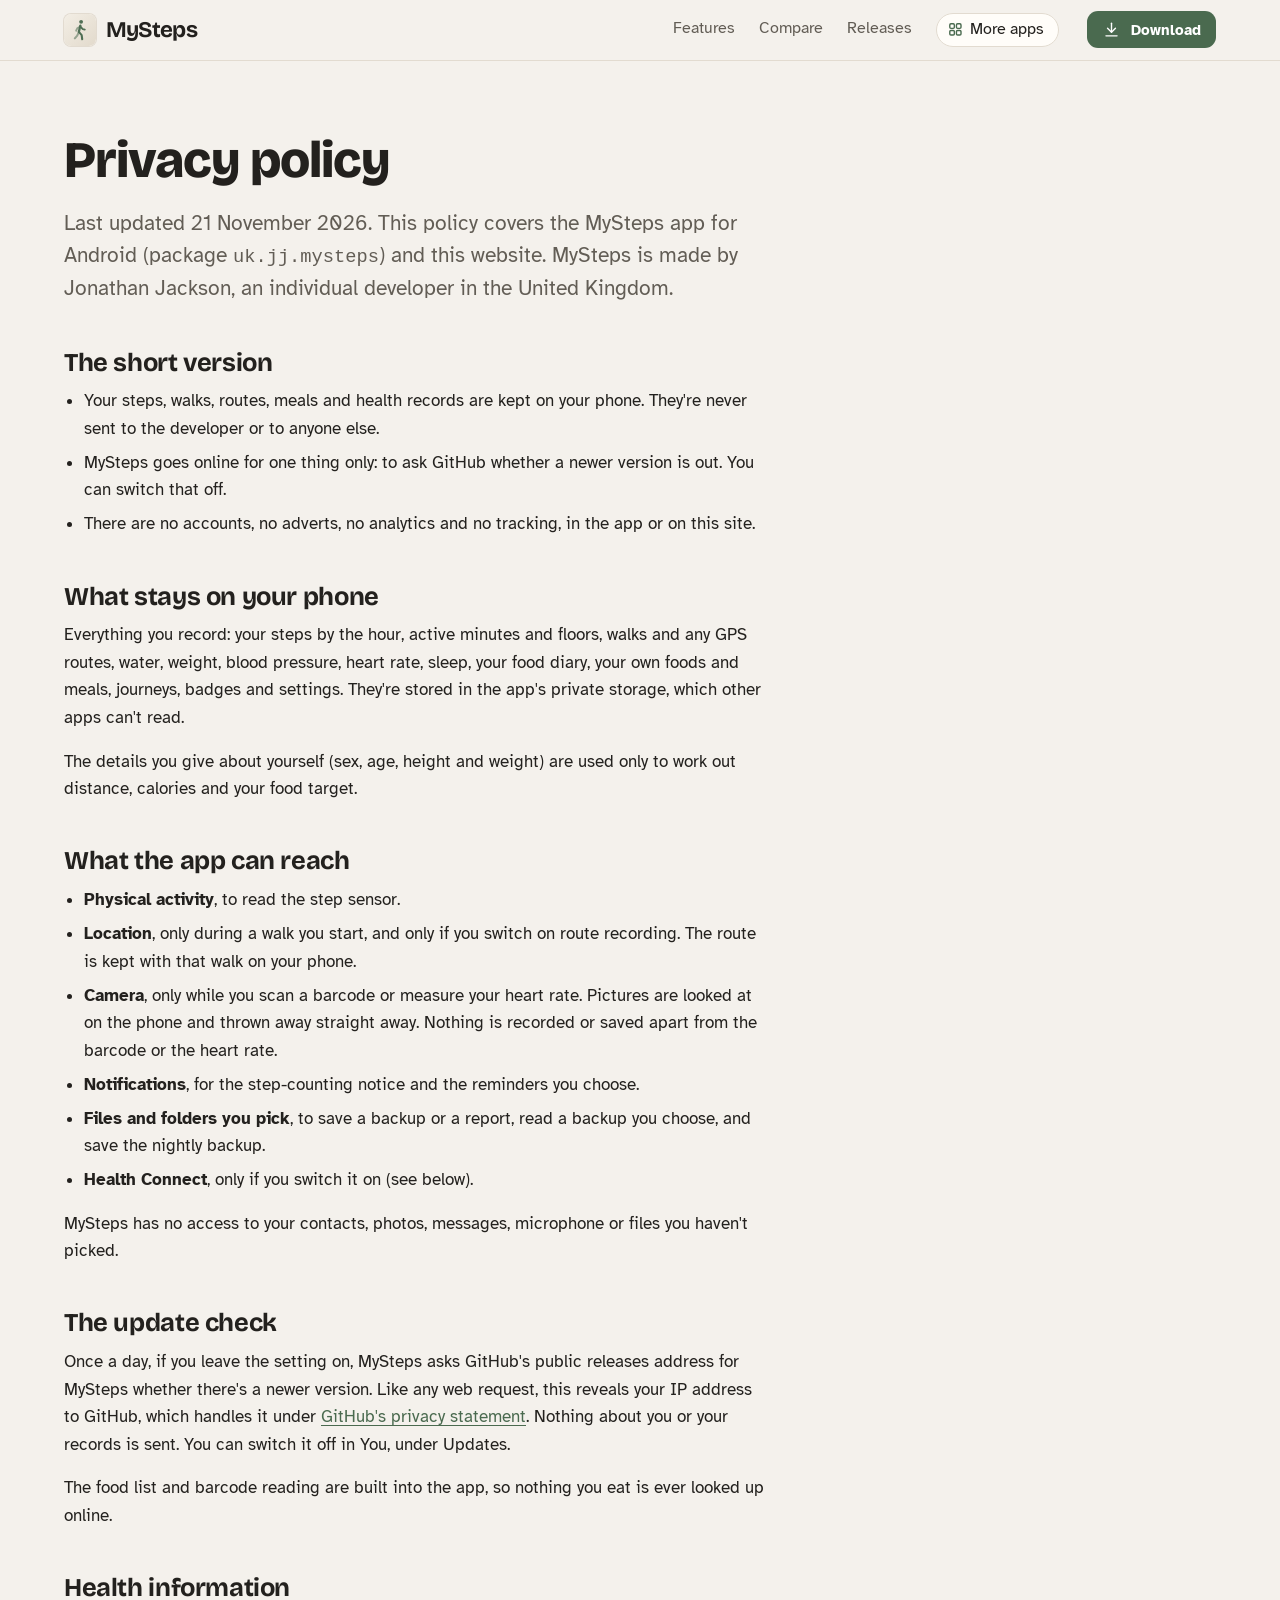
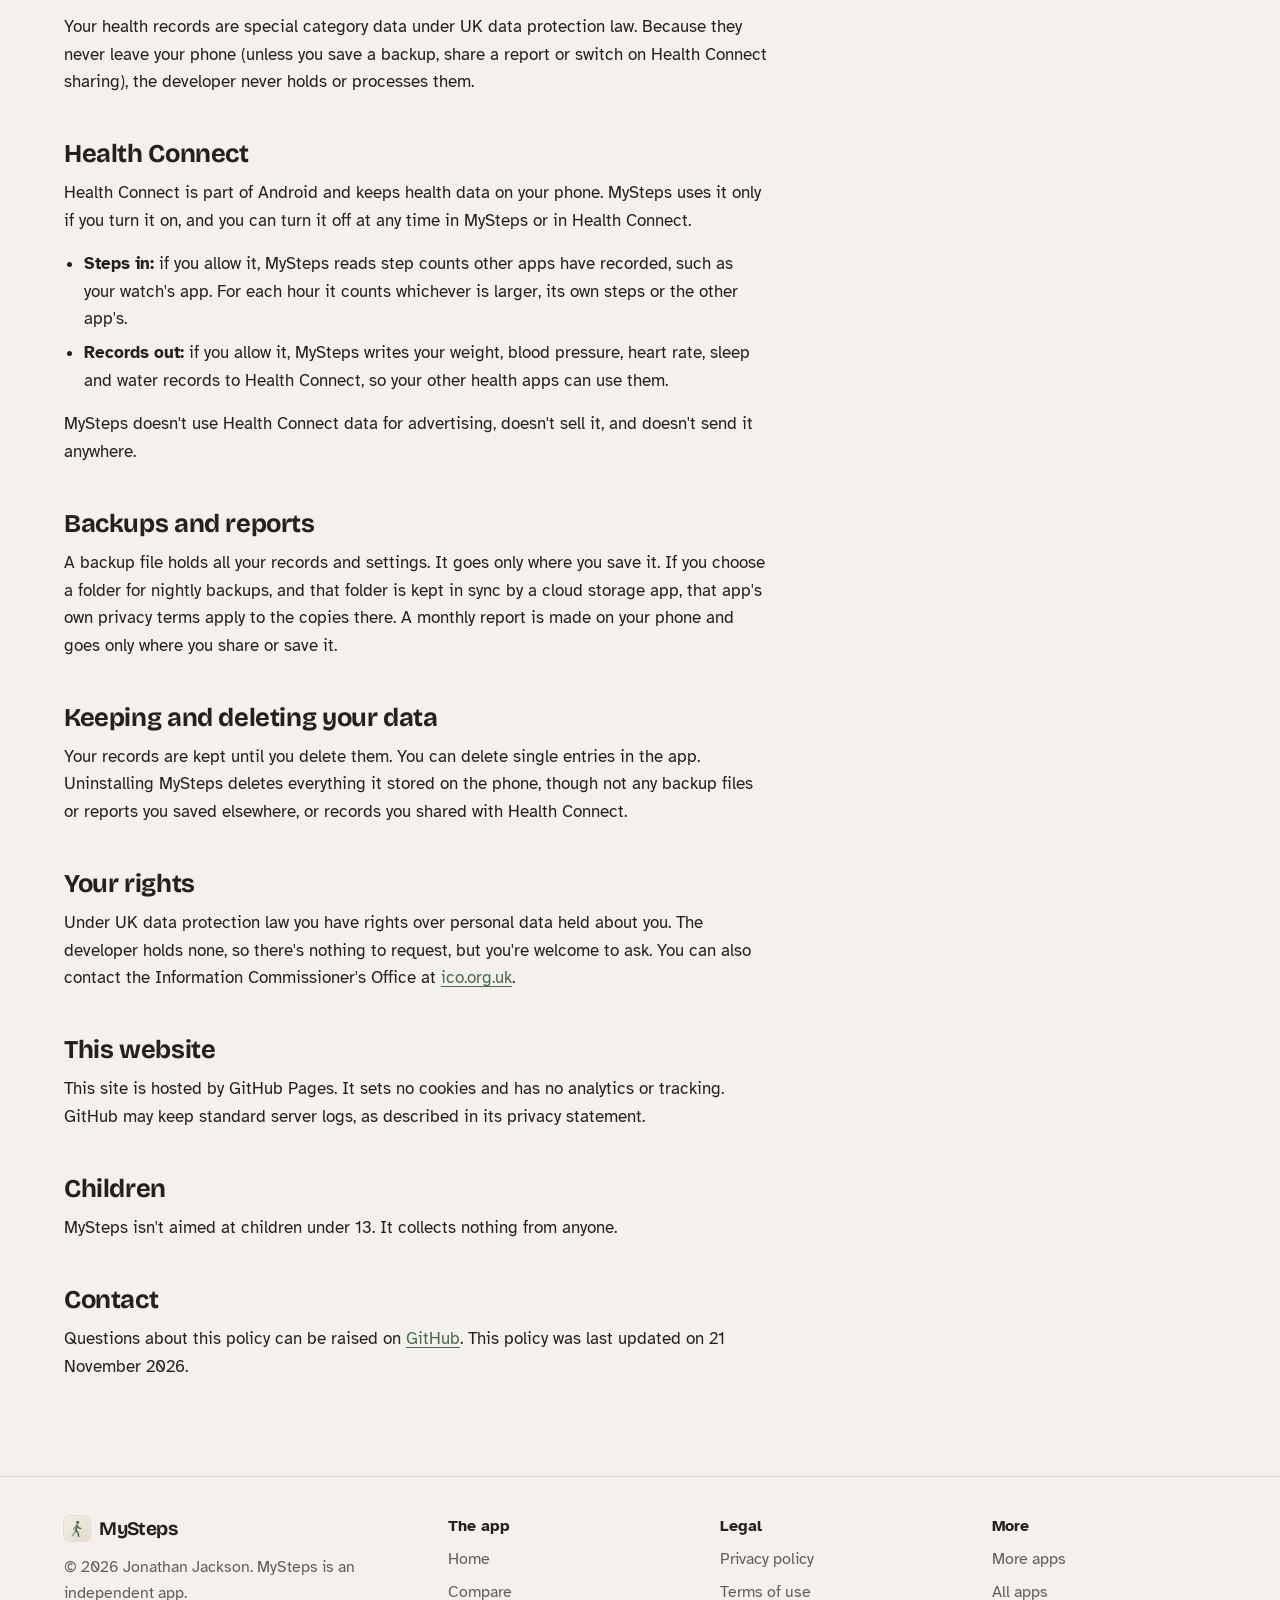
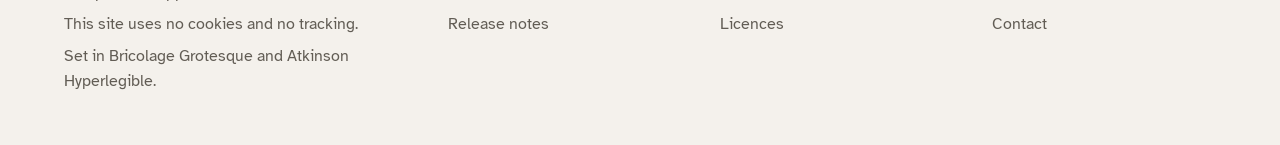
<file: privacy.html>
<!DOCTYPE html>
<html lang="en-GB">
<head>
<meta charset="utf-8">
<meta name="viewport" content="width=device-width, initial-scale=1">
<title>MySteps privacy policy</title>
<meta name="description" content="What MySteps does with your information: in short, it stays on your phone.">
<meta name="author" content="Jonathan Jackson">
<link rel="canonical" href="https://customgpter.github.io/mysteps/privacy.html">
<meta name="theme-color" content="#f4f1ec" media="(prefers-color-scheme: light)">
<meta name="theme-color" content="#121311" media="(prefers-color-scheme: dark)">
<meta property="og:type" content="website">
<meta property="og:site_name" content="MySteps">
<meta property="og:title" content="MySteps privacy policy">
<meta property="og:description" content="What MySteps does with your information: in short, it stays on your phone.">
<meta property="og:url" content="https://customgpter.github.io/mysteps/privacy.html">
<meta property="og:image" content="https://customgpter.github.io/mysteps/assets/og.png">
<meta property="og:image:width" content="1200">
<meta property="og:image:height" content="630">
<meta property="og:image:alt" content="MySteps&#x27; Today screen with 5,880 of 8,000 steps in the day&#x27;s ring">
<meta property="og:locale" content="en_GB">
<meta name="twitter:card" content="summary_large_image">
<link rel="icon" href="./assets/favicon.svg" type="image/svg+xml">
<link rel="apple-touch-icon" href="./assets/apple-touch-icon.png">
<link rel="preload" href="./assets/fonts/bricolage-grotesque-latin.woff2" as="font" type="font/woff2" crossorigin>
<link rel="preload" href="./assets/fonts/atkinson-hyperlegible-latin-400-normal.woff2" as="font" type="font/woff2" crossorigin>
<link rel="stylesheet" href="./assets/site.css?v=1">
<link rel="stylesheet" href="./assets/house.css?v=1">
<link rel="stylesheet" href="./assets/apps-list.css?v=1">
<script src="./assets/apps-list.js?v=1" defer></script>
</head>
<body>
<a class="skip" href="#main">Skip to content</a>
<header class="masthead">
<div class="wrap">
<a class="brand" href="./" aria-label="MySteps home"><svg viewBox="0 0 108 108" aria-hidden="true"><defs><linearGradient id="G" x1="0" y1="0" x2="1" y2="1"><stop offset="0" stop-color="#F3EEE5"/><stop offset="1" stop-color="#E2DACC"/></linearGradient></defs><rect width="108" height="108" rx="24" fill="url(#G)"/><g transform="translate(54 54) scale(1.25) translate(-54 -52)" fill="none" stroke="#4F6E54" stroke-linecap="round" stroke-linejoin="round"><circle cx="57" cy="30" r="5.2" fill="#4F6E54" stroke="none"/><path d="M55 40 51 57" stroke-width="6.2"/><path d="M54.6 42.5 61.5 49.5 67 51" stroke-width="5"/><path d="M54.6 42.5 46.5 47.5 43.5 54" stroke-width="5" stroke-opacity=".55"/><path d="M51 57 58.5 66 60 77" stroke-width="5.6"/><path d="M51 57 46.5 67 40 74.5" stroke-width="5.6" stroke-opacity=".55"/></g></svg><span>MySteps</span></a>
<nav aria-label="Main"><ul><li><a href="./#features">Features</a></li><li><a href="./compare.html">Compare</a></li><li><a href="./releases.html">Releases</a></li><li><a class="more-apps" href="./more-apps.html"><svg class="ico" viewBox="0 0 24 24" aria-hidden="true"><rect x="4" y="4" width="6.5" height="6.5" rx="1.6"/><rect x="13.5" y="4" width="6.5" height="6.5" rx="1.6"/><rect x="4" y="13.5" width="6.5" height="6.5" rx="1.6"/><rect x="13.5" y="13.5" width="6.5" height="6.5" rx="1.6"/></svg>More apps</a></li></ul></nav>
<a class="button small" href="https://github.com/CustomGPTer/mysteps/releases/latest/download/MySteps.apk"><svg class="ico" viewBox="0 0 24 24" aria-hidden="true"><path d="M12 4v11"/><path d="M7 10.5l5 5 5-5"/><path d="M5 20h14"/></svg>Download</a>
</div>
</header>
<main id="main" class="doc">
<div class="wrap">
<div class="measure">
<h1>Privacy policy</h1>
<p class="lede">Last updated 21 November 2026. This policy covers the MySteps app for Android (package <code>uk.jj.mysteps</code>) and this website. MySteps is made by Jonathan Jackson, an individual developer in the United Kingdom.</p>
<h2 id="short">The short version</h2><ul>
<li>Your steps, walks, routes, meals and health records are kept on your phone. They're never sent to the developer or to anyone else.</li>
<li>MySteps goes online for one thing only: to ask GitHub whether a newer version is out. You can switch that off.</li>
<li>There are no accounts, no adverts, no analytics and no tracking, in the app or on this site.</li>
</ul><h2 id="phone">What stays on your phone</h2><p>Everything you record: your steps by the hour, active minutes and floors, walks and any GPS routes, water, weight, blood pressure, heart rate, sleep, your food diary, your own foods and meals, journeys, badges and settings. They're stored in the app's private storage, which other apps can't read.</p>
<p>The details you give about yourself (sex, age, height and weight) are used only to work out distance, calories and your food target.</p><h2 id="reach">What the app can reach</h2><ul>
<li><strong>Physical activity</strong>, to read the step sensor.</li>
<li><strong>Location</strong>, only during a walk you start, and only if you switch on route recording. The route is kept with that walk on your phone.</li>
<li><strong>Camera</strong>, only while you scan a barcode or measure your heart rate. Pictures are looked at on the phone and thrown away straight away. Nothing is recorded or saved apart from the barcode or the heart rate.</li>
<li><strong>Notifications</strong>, for the step-counting notice and the reminders you choose.</li>
<li><strong>Files and folders you pick</strong>, to save a backup or a report, read a backup you choose, and save the nightly backup.</li>
<li><strong>Health Connect</strong>, only if you switch it on (see below).</li>
</ul>
<p>MySteps has no access to your contacts, photos, messages, microphone or files you haven't picked.</p><h2 id="online">The update check</h2><p>Once a day, if you leave the setting on, MySteps asks GitHub's public releases address for MySteps whether there's a newer version. Like any web request, this reveals your IP address to GitHub, which handles it under <a href="https://docs.github.com/en/site-policy/privacy-policies/github-general-privacy-statement">GitHub's privacy statement</a>. Nothing about you or your records is sent. You can switch it off in <span class="path">You</span>, under Updates.</p>
<p>The food list and barcode reading are built into the app, so nothing you eat is ever looked up online.</p><h2 id="health">Health information</h2><p>Your health records are special category data under UK data protection law. Because they never leave your phone (unless you save a backup, share a report or switch on Health Connect sharing), the developer never holds or processes them.</p><h2 id="hc">Health Connect</h2><p>Health Connect is part of Android and keeps health data on your phone. MySteps uses it only if you turn it on, and you can turn it off at any time in MySteps or in Health Connect.</p>
<ul>
<li><strong>Steps in:</strong> if you allow it, MySteps reads step counts other apps have recorded, such as your watch's app. For each hour it counts whichever is larger, its own steps or the other app's.</li>
<li><strong>Records out:</strong> if you allow it, MySteps writes your weight, blood pressure, heart rate, sleep and water records to Health Connect, so your other health apps can use them.</li>
</ul>
<p>MySteps doesn't use Health Connect data for advertising, doesn't sell it, and doesn't send it anywhere.</p><h2 id="backups">Backups and reports</h2><p>A backup file holds all your records and settings. It goes only where you save it. If you choose a folder for nightly backups, and that folder is kept in sync by a cloud storage app, that app's own privacy terms apply to the copies there. A monthly report is made on your phone and goes only where you share or save it.</p><h2 id="deleting">Keeping and deleting your data</h2><p>Your records are kept until you delete them. You can delete single entries in the app. Uninstalling MySteps deletes everything it stored on the phone, though not any backup files or reports you saved elsewhere, or records you shared with Health Connect.</p><h2 id="rights">Your rights</h2><p>Under UK data protection law you have rights over personal data held about you. The developer holds none, so there's nothing to request, but you're welcome to ask. You can also contact the Information Commissioner's Office at <a href="https://ico.org.uk">ico.org.uk</a>.</p><h2 id="website">This website</h2><p>This site is hosted by GitHub Pages. It sets no cookies and has no analytics or tracking. GitHub may keep standard server logs, as described in its privacy statement.</p><h2 id="children">Children</h2><p>MySteps isn't aimed at children under 13. It collects nothing from anyone.</p>
<h2 id="contact">Contact</h2>
<p>Questions about this policy can be raised on <a href="https://github.com/CustomGPTer/mysteps/issues">GitHub</a>. This policy was last updated on 21 November 2026.</p>
</div>
</div>
</main>
<footer class="colophon">
<div class="wrap">
<div>
<a class="brand" href="./" aria-label="MySteps home"><svg viewBox="0 0 108 108" aria-hidden="true"><defs><linearGradient id="G" x1="0" y1="0" x2="1" y2="1"><stop offset="0" stop-color="#F3EEE5"/><stop offset="1" stop-color="#E2DACC"/></linearGradient></defs><rect width="108" height="108" rx="24" fill="url(#G)"/><g transform="translate(54 54) scale(1.25) translate(-54 -52)" fill="none" stroke="#4F6E54" stroke-linecap="round" stroke-linejoin="round"><circle cx="57" cy="30" r="5.2" fill="#4F6E54" stroke="none"/><path d="M55 40 51 57" stroke-width="6.2"/><path d="M54.6 42.5 61.5 49.5 67 51" stroke-width="5"/><path d="M54.6 42.5 46.5 47.5 43.5 54" stroke-width="5" stroke-opacity=".55"/><path d="M51 57 58.5 66 60 77" stroke-width="5.6"/><path d="M51 57 46.5 67 40 74.5" stroke-width="5.6" stroke-opacity=".55"/></g></svg><span>MySteps</span></a>
<p>&copy; 2026 Jonathan Jackson. MySteps is an independent app.</p>
<p>This site uses no cookies and no tracking.</p>
<p>Set in Bricolage Grotesque and Atkinson Hyperlegible.</p>
</div>
<nav aria-label="The app"><h2>The app</h2><ul>
<li><a href="./">Home</a></li>
<li><a href="./compare.html">Compare</a></li>
<li><a href="./releases.html">Release notes</a></li>

</ul></nav>
<nav aria-label="Legal"><h2>Legal</h2><ul>
<li><a href="./privacy.html">Privacy policy</a></li>
<li><a href="./terms.html">Terms of use</a></li>
<li><a href="./licences.html">Licences</a></li>
</ul></nav>
<nav aria-label="More"><h2>More</h2><ul>
<li><a href="./more-apps.html">More apps</a></li>
<li><a href="https://customgpter.github.io/">All apps</a></li>
<li><a href="https://github.com/CustomGPTer/mysteps/issues">Contact</a></li>
</ul></nav>
</div>
</footer>
</body>
</html>
</file>
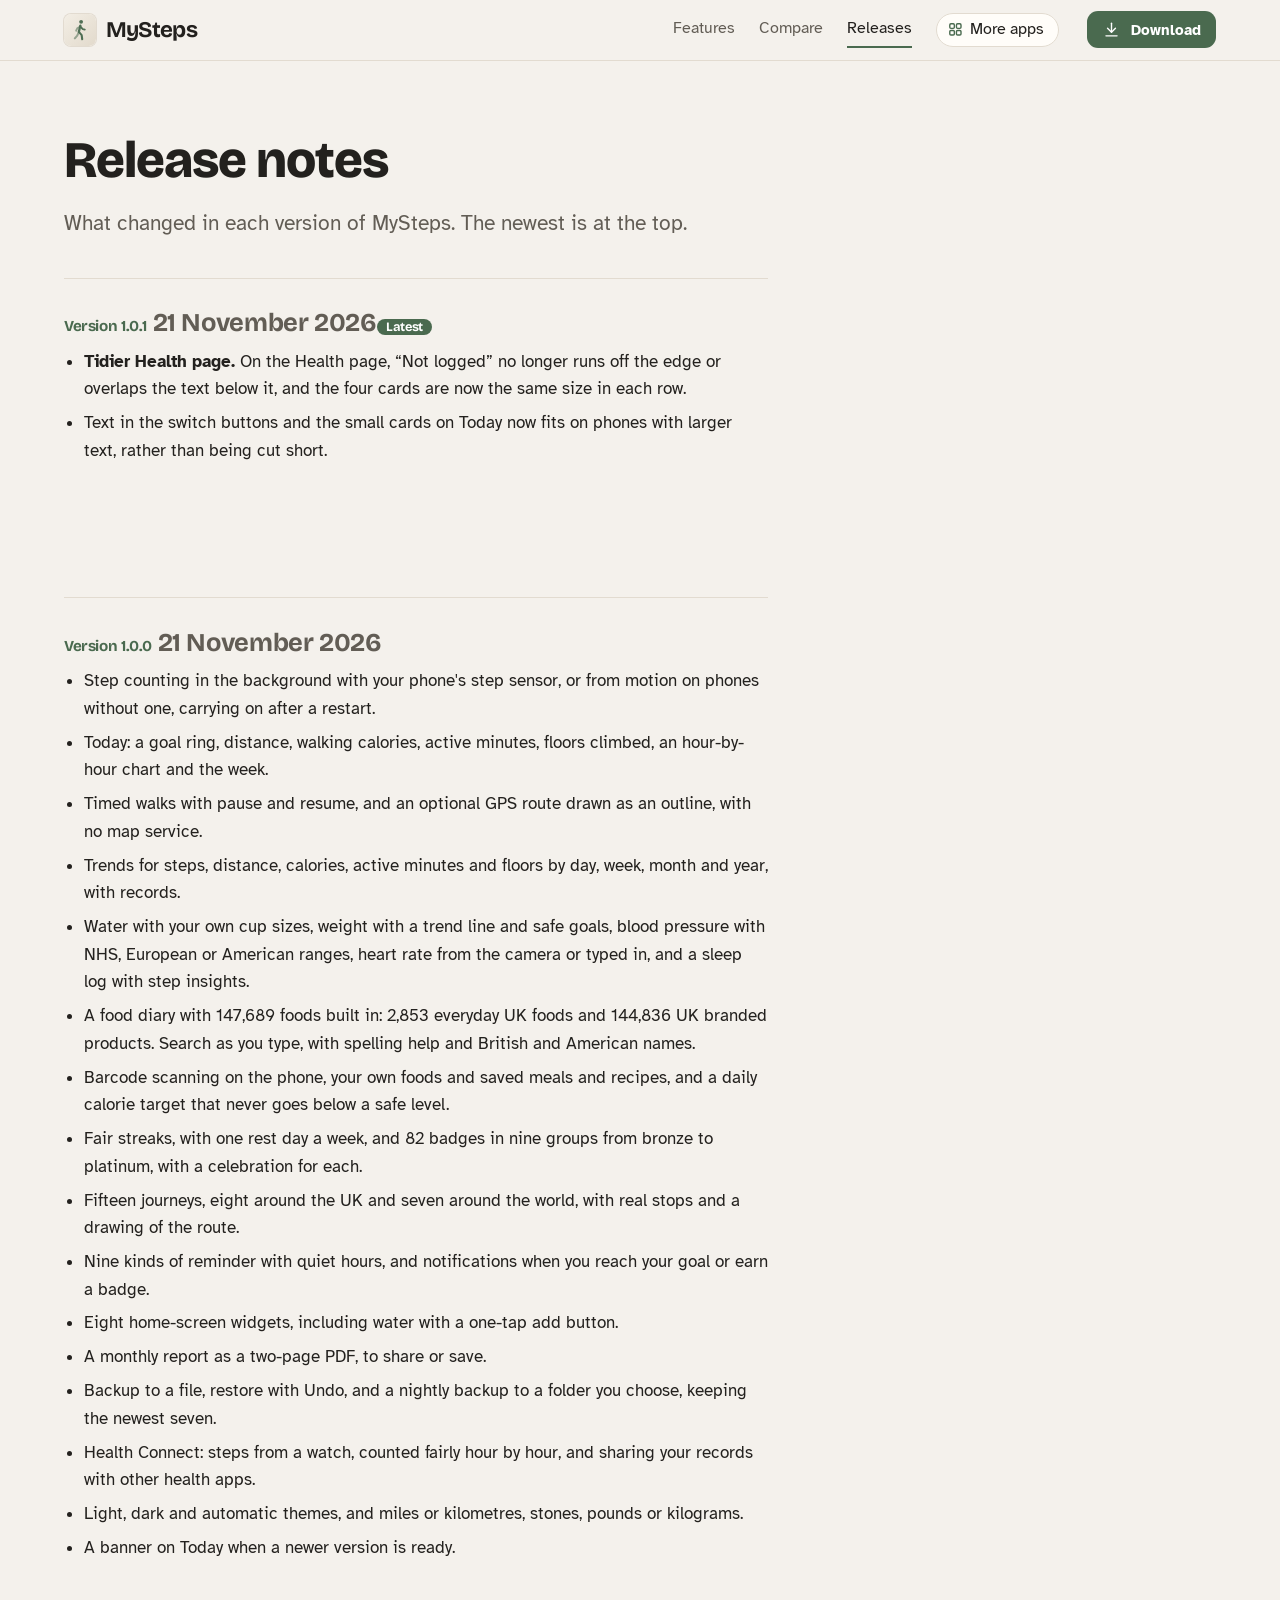
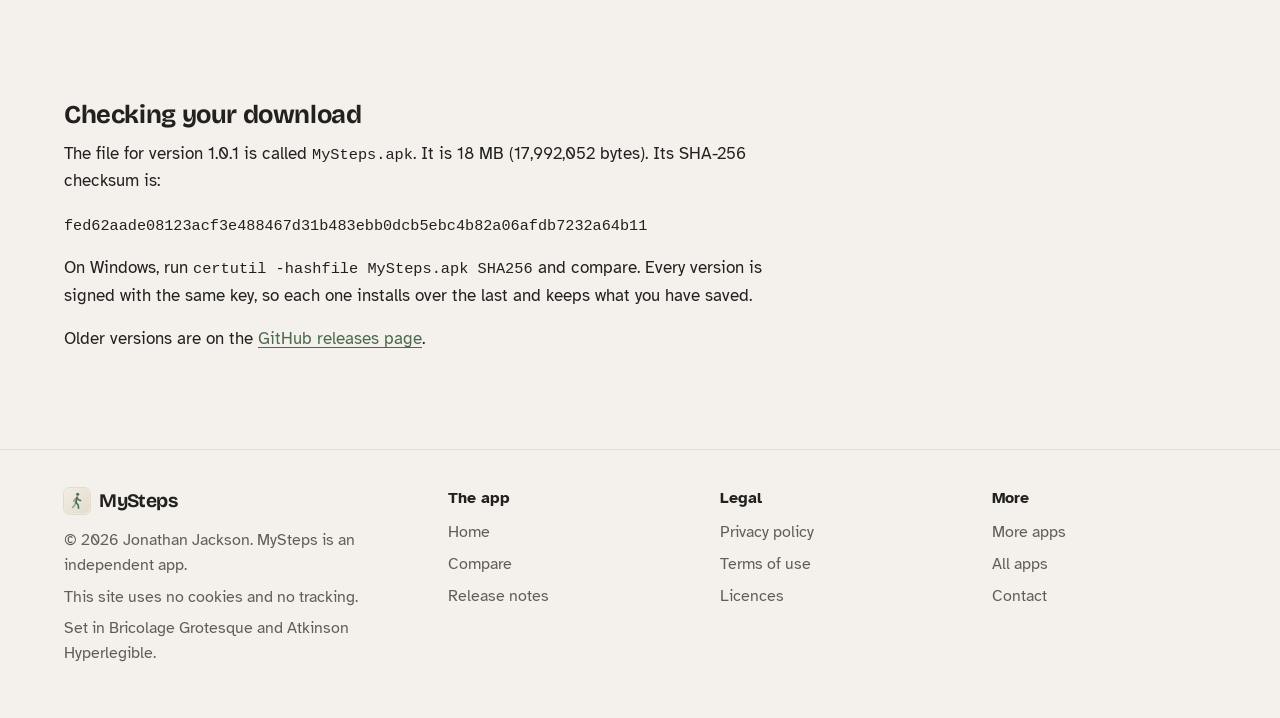
<file: releases.html>
<!DOCTYPE html>
<html lang="en-GB">
<head>
<meta charset="utf-8">
<meta name="viewport" content="width=device-width, initial-scale=1">
<title>MySteps release notes</title>
<meta name="description" content="What changed in each version of MySteps, with the file size and checksum to check your download.">
<meta name="author" content="Jonathan Jackson">
<link rel="canonical" href="https://customgpter.github.io/mysteps/releases.html">
<meta name="theme-color" content="#f4f1ec" media="(prefers-color-scheme: light)">
<meta name="theme-color" content="#121311" media="(prefers-color-scheme: dark)">
<meta property="og:type" content="website">
<meta property="og:site_name" content="MySteps">
<meta property="og:title" content="MySteps release notes">
<meta property="og:description" content="What changed in each version of MySteps, with the file size and checksum to check your download.">
<meta property="og:url" content="https://customgpter.github.io/mysteps/releases.html">
<meta property="og:image" content="https://customgpter.github.io/mysteps/assets/og.png">
<meta property="og:image:width" content="1200">
<meta property="og:image:height" content="630">
<meta property="og:image:alt" content="MySteps&#x27; Today screen with 5,880 of 8,000 steps in the day&#x27;s ring">
<meta property="og:locale" content="en_GB">
<meta name="twitter:card" content="summary_large_image">
<link rel="icon" href="./assets/favicon.svg" type="image/svg+xml">
<link rel="apple-touch-icon" href="./assets/apple-touch-icon.png">
<link rel="preload" href="./assets/fonts/bricolage-grotesque-latin.woff2" as="font" type="font/woff2" crossorigin>
<link rel="preload" href="./assets/fonts/atkinson-hyperlegible-latin-400-normal.woff2" as="font" type="font/woff2" crossorigin>
<link rel="stylesheet" href="./assets/site.css?v=1">
<link rel="stylesheet" href="./assets/house.css?v=1">
<link rel="stylesheet" href="./assets/apps-list.css?v=1">
<script src="./assets/apps-list.js?v=1" defer></script>
</head>
<body>
<a class="skip" href="#main">Skip to content</a>
<header class="masthead">
<div class="wrap">
<a class="brand" href="./" aria-label="MySteps home"><svg viewBox="0 0 108 108" aria-hidden="true"><defs><linearGradient id="G" x1="0" y1="0" x2="1" y2="1"><stop offset="0" stop-color="#F3EEE5"/><stop offset="1" stop-color="#E2DACC"/></linearGradient></defs><rect width="108" height="108" rx="24" fill="url(#G)"/><g transform="translate(54 54) scale(1.25) translate(-54 -52)" fill="none" stroke="#4F6E54" stroke-linecap="round" stroke-linejoin="round"><circle cx="57" cy="30" r="5.2" fill="#4F6E54" stroke="none"/><path d="M55 40 51 57" stroke-width="6.2"/><path d="M54.6 42.5 61.5 49.5 67 51" stroke-width="5"/><path d="M54.6 42.5 46.5 47.5 43.5 54" stroke-width="5" stroke-opacity=".55"/><path d="M51 57 58.5 66 60 77" stroke-width="5.6"/><path d="M51 57 46.5 67 40 74.5" stroke-width="5.6" stroke-opacity=".55"/></g></svg><span>MySteps</span></a>
<nav aria-label="Main"><ul><li><a href="./#features">Features</a></li><li><a href="./compare.html">Compare</a></li><li><a href="./releases.html" aria-current="page">Releases</a></li><li><a class="more-apps" href="./more-apps.html"><svg class="ico" viewBox="0 0 24 24" aria-hidden="true"><rect x="4" y="4" width="6.5" height="6.5" rx="1.6"/><rect x="13.5" y="4" width="6.5" height="6.5" rx="1.6"/><rect x="4" y="13.5" width="6.5" height="6.5" rx="1.6"/><rect x="13.5" y="13.5" width="6.5" height="6.5" rx="1.6"/></svg>More apps</a></li></ul></nav>
<a class="button small" href="https://github.com/CustomGPTer/mysteps/releases/latest/download/MySteps.apk"><svg class="ico" viewBox="0 0 24 24" aria-hidden="true"><path d="M12 4v11"/><path d="M7 10.5l5 5 5-5"/><path d="M5 20h14"/></svg>Download</a>
</div>
</header>
<main id="main" class="doc">
<div class="wrap">
<div class="measure">
<h1>Release notes</h1>
<p class="lede">What changed in each version of MySteps. The newest is at the top.</p>
<section class="release" id="v1.0.1"><h2><span class="ver">Version 1.0.1</span> <span class="when">21 November 2026</span><span class="tag">Latest</span></h2><ul><li><b>Tidier Health page.</b> On the Health page, &ldquo;Not logged&rdquo; no longer runs off the edge or overlaps the text below it, and the four cards are now the same size in each row.</li><li>Text in the switch buttons and the small cards on Today now fits on phones with larger text, rather than being cut short.</li></ul></section>
<section class="release" id="v1.0.0"><h2><span class="ver">Version 1.0.0</span> <span class="when">21 November 2026</span></h2><ul><li>Step counting in the background with your phone&#x27;s step sensor, or from motion on phones without one, carrying on after a restart.</li><li>Today: a goal ring, distance, walking calories, active minutes, floors climbed, an hour-by-hour chart and the week.</li><li>Timed walks with pause and resume, and an optional GPS route drawn as an outline, with no map service.</li><li>Trends for steps, distance, calories, active minutes and floors by day, week, month and year, with records.</li><li>Water with your own cup sizes, weight with a trend line and safe goals, blood pressure with NHS, European or American ranges, heart rate from the camera or typed in, and a sleep log with step insights.</li><li>A food diary with 147,689 foods built in: 2,853 everyday UK foods and 144,836 UK branded products. Search as you type, with spelling help and British and American names.</li><li>Barcode scanning on the phone, your own foods and saved meals and recipes, and a daily calorie target that never goes below a safe level.</li><li>Fair streaks, with one rest day a week, and 82 badges in nine groups from bronze to platinum, with a celebration for each.</li><li>Fifteen journeys, eight around the UK and seven around the world, with real stops and a drawing of the route.</li><li>Nine kinds of reminder with quiet hours, and notifications when you reach your goal or earn a badge.</li><li>Eight home-screen widgets, including water with a one-tap add button.</li><li>A monthly report as a two-page PDF, to share or save.</li><li>Backup to a file, restore with Undo, and a nightly backup to a folder you choose, keeping the newest seven.</li><li>Health Connect: steps from a watch, counted fairly hour by hour, and sharing your records with other health apps.</li><li>Light, dark and automatic themes, and miles or kilometres, stones, pounds or kilograms.</li><li>A banner on Today when a newer version is ready.</li></ul></section>
<h2 id="checking">Checking your download</h2>
<p>The file for version 1.0.1 is called <code>MySteps.apk</code>. It is 18 MB (17,992,052 bytes). Its SHA-256 checksum is:</p>
<p><code class="sum">fed62aade08123acf3e488467d31b483ebb0dcb5ebc4b82a06afdb7232a64b11</code></p>
<p>On Windows, run <code>certutil -hashfile MySteps.apk SHA256</code> and compare. Every version is signed with the same key, so each one installs over the last and keeps what you have saved.</p>
<p>Older versions are on the <a href="https://github.com/CustomGPTer/mysteps/releases">GitHub releases page</a>.</p>
</div>
</div>
</main>
<footer class="colophon">
<div class="wrap">
<div>
<a class="brand" href="./" aria-label="MySteps home"><svg viewBox="0 0 108 108" aria-hidden="true"><defs><linearGradient id="G" x1="0" y1="0" x2="1" y2="1"><stop offset="0" stop-color="#F3EEE5"/><stop offset="1" stop-color="#E2DACC"/></linearGradient></defs><rect width="108" height="108" rx="24" fill="url(#G)"/><g transform="translate(54 54) scale(1.25) translate(-54 -52)" fill="none" stroke="#4F6E54" stroke-linecap="round" stroke-linejoin="round"><circle cx="57" cy="30" r="5.2" fill="#4F6E54" stroke="none"/><path d="M55 40 51 57" stroke-width="6.2"/><path d="M54.6 42.5 61.5 49.5 67 51" stroke-width="5"/><path d="M54.6 42.5 46.5 47.5 43.5 54" stroke-width="5" stroke-opacity=".55"/><path d="M51 57 58.5 66 60 77" stroke-width="5.6"/><path d="M51 57 46.5 67 40 74.5" stroke-width="5.6" stroke-opacity=".55"/></g></svg><span>MySteps</span></a>
<p>&copy; 2026 Jonathan Jackson. MySteps is an independent app.</p>
<p>This site uses no cookies and no tracking.</p>
<p>Set in Bricolage Grotesque and Atkinson Hyperlegible.</p>
</div>
<nav aria-label="The app"><h2>The app</h2><ul>
<li><a href="./">Home</a></li>
<li><a href="./compare.html">Compare</a></li>
<li><a href="./releases.html">Release notes</a></li>

</ul></nav>
<nav aria-label="Legal"><h2>Legal</h2><ul>
<li><a href="./privacy.html">Privacy policy</a></li>
<li><a href="./terms.html">Terms of use</a></li>
<li><a href="./licences.html">Licences</a></li>
</ul></nav>
<nav aria-label="More"><h2>More</h2><ul>
<li><a href="./more-apps.html">More apps</a></li>
<li><a href="https://customgpter.github.io/">All apps</a></li>
<li><a href="https://github.com/CustomGPTer/mysteps/issues">Contact</a></li>
</ul></nav>
</div>
</footer>
</body>
</html>
</file>
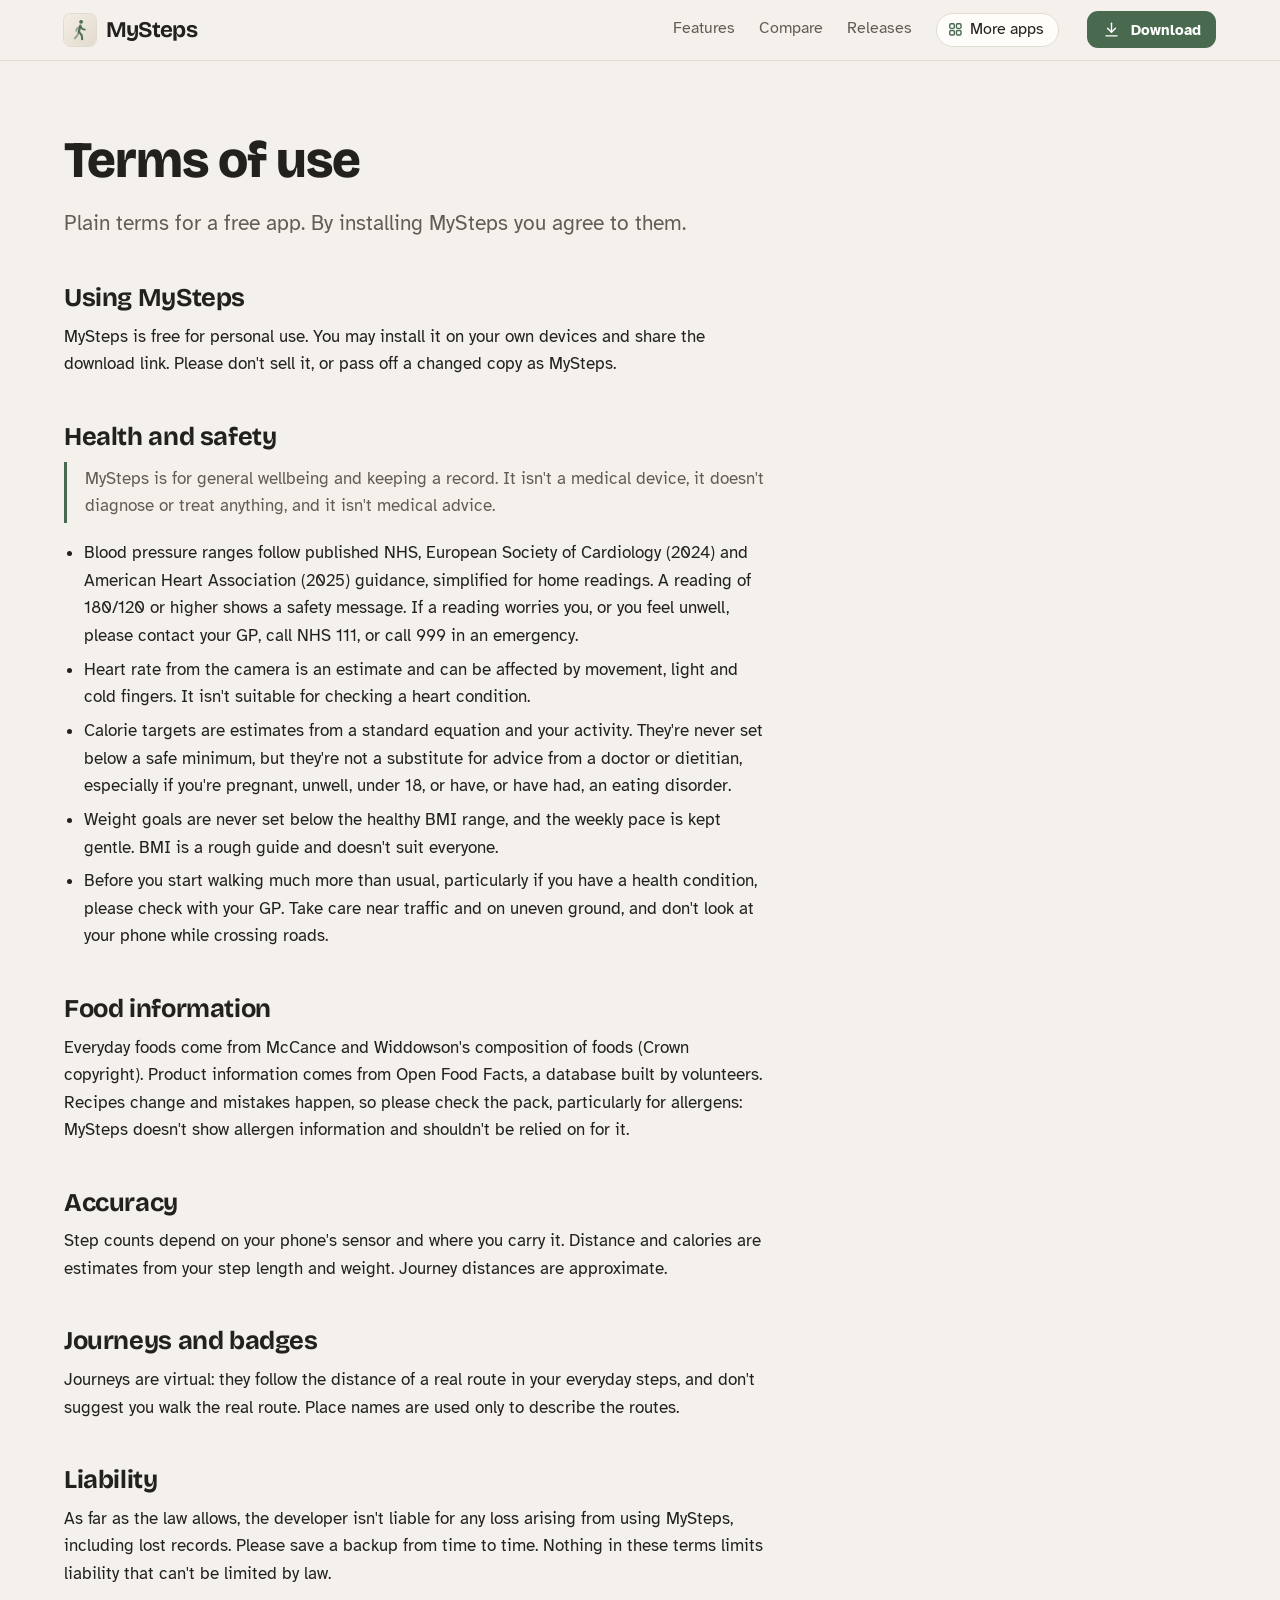
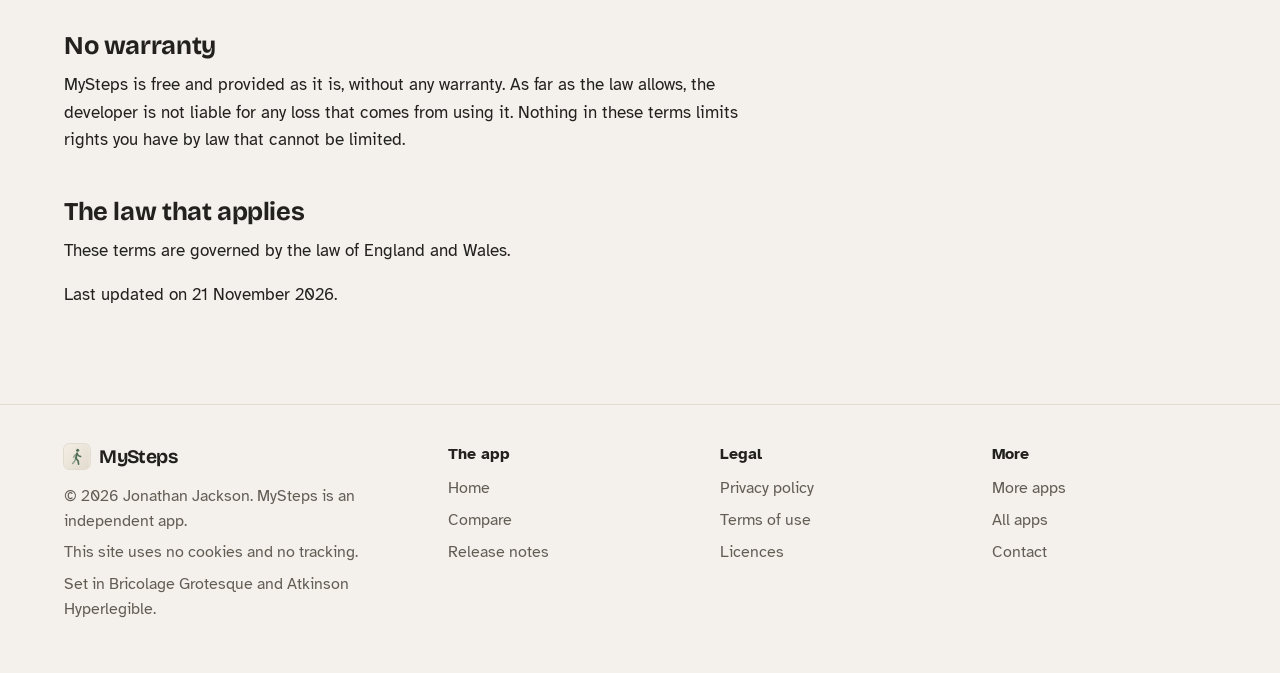
<file: terms.html>
<!DOCTYPE html>
<html lang="en-GB">
<head>
<meta charset="utf-8">
<meta name="viewport" content="width=device-width, initial-scale=1">
<title>MySteps terms of use</title>
<meta name="description" content="The terms for using MySteps.">
<meta name="author" content="Jonathan Jackson">
<link rel="canonical" href="https://customgpter.github.io/mysteps/terms.html">
<meta name="theme-color" content="#f4f1ec" media="(prefers-color-scheme: light)">
<meta name="theme-color" content="#121311" media="(prefers-color-scheme: dark)">
<meta property="og:type" content="website">
<meta property="og:site_name" content="MySteps">
<meta property="og:title" content="MySteps terms of use">
<meta property="og:description" content="The terms for using MySteps.">
<meta property="og:url" content="https://customgpter.github.io/mysteps/terms.html">
<meta property="og:image" content="https://customgpter.github.io/mysteps/assets/og.png">
<meta property="og:image:width" content="1200">
<meta property="og:image:height" content="630">
<meta property="og:image:alt" content="MySteps&#x27; Today screen with 5,880 of 8,000 steps in the day&#x27;s ring">
<meta property="og:locale" content="en_GB">
<meta name="twitter:card" content="summary_large_image">
<link rel="icon" href="./assets/favicon.svg" type="image/svg+xml">
<link rel="apple-touch-icon" href="./assets/apple-touch-icon.png">
<link rel="preload" href="./assets/fonts/bricolage-grotesque-latin.woff2" as="font" type="font/woff2" crossorigin>
<link rel="preload" href="./assets/fonts/atkinson-hyperlegible-latin-400-normal.woff2" as="font" type="font/woff2" crossorigin>
<link rel="stylesheet" href="./assets/site.css?v=1">
<link rel="stylesheet" href="./assets/house.css?v=1">
<link rel="stylesheet" href="./assets/apps-list.css?v=1">
<script src="./assets/apps-list.js?v=1" defer></script>
</head>
<body>
<a class="skip" href="#main">Skip to content</a>
<header class="masthead">
<div class="wrap">
<a class="brand" href="./" aria-label="MySteps home"><svg viewBox="0 0 108 108" aria-hidden="true"><defs><linearGradient id="G" x1="0" y1="0" x2="1" y2="1"><stop offset="0" stop-color="#F3EEE5"/><stop offset="1" stop-color="#E2DACC"/></linearGradient></defs><rect width="108" height="108" rx="24" fill="url(#G)"/><g transform="translate(54 54) scale(1.25) translate(-54 -52)" fill="none" stroke="#4F6E54" stroke-linecap="round" stroke-linejoin="round"><circle cx="57" cy="30" r="5.2" fill="#4F6E54" stroke="none"/><path d="M55 40 51 57" stroke-width="6.2"/><path d="M54.6 42.5 61.5 49.5 67 51" stroke-width="5"/><path d="M54.6 42.5 46.5 47.5 43.5 54" stroke-width="5" stroke-opacity=".55"/><path d="M51 57 58.5 66 60 77" stroke-width="5.6"/><path d="M51 57 46.5 67 40 74.5" stroke-width="5.6" stroke-opacity=".55"/></g></svg><span>MySteps</span></a>
<nav aria-label="Main"><ul><li><a href="./#features">Features</a></li><li><a href="./compare.html">Compare</a></li><li><a href="./releases.html">Releases</a></li><li><a class="more-apps" href="./more-apps.html"><svg class="ico" viewBox="0 0 24 24" aria-hidden="true"><rect x="4" y="4" width="6.5" height="6.5" rx="1.6"/><rect x="13.5" y="4" width="6.5" height="6.5" rx="1.6"/><rect x="4" y="13.5" width="6.5" height="6.5" rx="1.6"/><rect x="13.5" y="13.5" width="6.5" height="6.5" rx="1.6"/></svg>More apps</a></li></ul></nav>
<a class="button small" href="https://github.com/CustomGPTer/mysteps/releases/latest/download/MySteps.apk"><svg class="ico" viewBox="0 0 24 24" aria-hidden="true"><path d="M12 4v11"/><path d="M7 10.5l5 5 5-5"/><path d="M5 20h14"/></svg>Download</a>
</div>
</header>
<main id="main" class="doc">
<div class="wrap">
<div class="measure">
<h1>Terms of use</h1>
<p class="lede">Plain terms for a free app. By installing MySteps you agree to them.</p>
<h2 id="using">Using MySteps</h2><p>MySteps is free for personal use. You may install it on your own devices and share the download link. Please don't sell it, or pass off a changed copy as MySteps.</p><h2 id="health">Health and safety</h2><p class="note">MySteps is for general wellbeing and keeping a record. It isn't a medical device, it doesn't diagnose or treat anything, and it isn't medical advice.</p>
<ul>
<li>Blood pressure ranges follow published NHS, European Society of Cardiology (2024) and American Heart Association (2025) guidance, simplified for home readings. A reading of 180/120 or higher shows a safety message. If a reading worries you, or you feel unwell, please contact your GP, call NHS 111, or call 999 in an emergency.</li>
<li>Heart rate from the camera is an estimate and can be affected by movement, light and cold fingers. It isn't suitable for checking a heart condition.</li>
<li>Calorie targets are estimates from a standard equation and your activity. They're never set below a safe minimum, but they're not a substitute for advice from a doctor or dietitian, especially if you're pregnant, unwell, under 18, or have, or have had, an eating disorder.</li>
<li>Weight goals are never set below the healthy BMI range, and the weekly pace is kept gentle. BMI is a rough guide and doesn't suit everyone.</li>
<li>Before you start walking much more than usual, particularly if you have a health condition, please check with your GP. Take care near traffic and on uneven ground, and don't look at your phone while crossing roads.</li>
</ul><h2 id="food">Food information</h2><p>Everyday foods come from McCance and Widdowson's composition of foods (Crown copyright). Product information comes from Open Food Facts, a database built by volunteers. Recipes change and mistakes happen, so please check the pack, particularly for allergens: MySteps doesn't show allergen information and shouldn't be relied on for it.</p><h2 id="accuracy">Accuracy</h2><p>Step counts depend on your phone's sensor and where you carry it. Distance and calories are estimates from your step length and weight. Journey distances are approximate.</p><h2 id="journeys">Journeys and badges</h2><p>Journeys are virtual: they follow the distance of a real route in your everyday steps, and don't suggest you walk the real route. Place names are used only to describe the routes.</p><h2 id="liability">Liability</h2><p>As far as the law allows, the developer isn't liable for any loss arising from using MySteps, including lost records. Please save a backup from time to time. Nothing in these terms limits liability that can't be limited by law.</p>
<h2 id="no-warranty">No warranty</h2>
<p>MySteps is free and provided as it is, without any warranty. As far as the law allows, the developer is not liable for any loss that comes from using it. Nothing in these terms limits rights you have by law that cannot be limited.</p>
<h2 id="governing">The law that applies</h2>
<p>These terms are governed by the law of England and Wales.</p>
<p>Last updated on 21 November 2026.</p>
</div>
</div>
</main>
<footer class="colophon">
<div class="wrap">
<div>
<a class="brand" href="./" aria-label="MySteps home"><svg viewBox="0 0 108 108" aria-hidden="true"><defs><linearGradient id="G" x1="0" y1="0" x2="1" y2="1"><stop offset="0" stop-color="#F3EEE5"/><stop offset="1" stop-color="#E2DACC"/></linearGradient></defs><rect width="108" height="108" rx="24" fill="url(#G)"/><g transform="translate(54 54) scale(1.25) translate(-54 -52)" fill="none" stroke="#4F6E54" stroke-linecap="round" stroke-linejoin="round"><circle cx="57" cy="30" r="5.2" fill="#4F6E54" stroke="none"/><path d="M55 40 51 57" stroke-width="6.2"/><path d="M54.6 42.5 61.5 49.5 67 51" stroke-width="5"/><path d="M54.6 42.5 46.5 47.5 43.5 54" stroke-width="5" stroke-opacity=".55"/><path d="M51 57 58.5 66 60 77" stroke-width="5.6"/><path d="M51 57 46.5 67 40 74.5" stroke-width="5.6" stroke-opacity=".55"/></g></svg><span>MySteps</span></a>
<p>&copy; 2026 Jonathan Jackson. MySteps is an independent app.</p>
<p>This site uses no cookies and no tracking.</p>
<p>Set in Bricolage Grotesque and Atkinson Hyperlegible.</p>
</div>
<nav aria-label="The app"><h2>The app</h2><ul>
<li><a href="./">Home</a></li>
<li><a href="./compare.html">Compare</a></li>
<li><a href="./releases.html">Release notes</a></li>

</ul></nav>
<nav aria-label="Legal"><h2>Legal</h2><ul>
<li><a href="./privacy.html">Privacy policy</a></li>
<li><a href="./terms.html">Terms of use</a></li>
<li><a href="./licences.html">Licences</a></li>
</ul></nav>
<nav aria-label="More"><h2>More</h2><ul>
<li><a href="./more-apps.html">More apps</a></li>
<li><a href="https://customgpter.github.io/">All apps</a></li>
<li><a href="https://github.com/CustomGPTer/mysteps/issues">Contact</a></li>
</ul></nav>
</div>
</footer>
</body>
</html>
</file>
<file: assets/site.css>
@font-face{font-family:"Bricolage Grotesque";src:url("fonts/bricolage-grotesque-latin.woff2") format("woff2");font-weight:200 800;font-style:normal;font-display:swap}
@font-face{font-family:"Atkinson Hyperlegible";src:url("fonts/atkinson-hyperlegible-latin-400-normal.woff2") format("woff2");font-weight:400;font-style:normal;font-display:swap}
@font-face{font-family:"Atkinson Hyperlegible";src:url("fonts/atkinson-hyperlegible-latin-700-normal.woff2") format("woff2");font-weight:700;font-style:normal;font-display:swap}

/* Daylight page, night-time camera. The lamp colour is kept for the one thing to press and for what the camera has seen. */
:root{
  --page:#f2f5f9; --panel:#ffffff; --raised:#e8edf3; --ink:#0d1a2b; --soft:#465468; --rule:#d2dae4;
  --accent:#0a6a55; --accent-ink:#ffffff; --warn:#8a5200; --rec:#d3302f;
  --lamp:#ffb347; --lamp-ink:#231400; --lamp-text:#8a5200;
  --night:#09111e; --night-2:#111d30; --night-3:#1a2a43; --night-ink:#eaf0f8; --night-soft:#9fb0c7; --night-rule:#24364f; --iris:#55d6ab;
  --display:"Bricolage Grotesque","Atkinson Hyperlegible",system-ui,sans-serif;
  --sans:"Atkinson Hyperlegible",system-ui,-apple-system,"Segoe UI",Roboto,sans-serif;
  --mono:ui-monospace,SFMono-Regular,Menlo,Consolas,"Liberation Mono",monospace;
  color-scheme:light dark;
}
@media (prefers-color-scheme:dark){
  :root{--page:#0a111b; --panel:#111a27; --raised:#182434; --ink:#e9eef5; --soft:#a0aec0; --rule:#243247;
    --accent:#55d6ab; --accent-ink:#00281d; --warn:#ffb347; --rec:#ff6163; --lamp-text:#ffb347}
}

*,*::before,*::after{box-sizing:border-box}
html{-webkit-text-size-adjust:100%;scroll-behavior:smooth;scroll-padding-top:5.5rem}
@media (prefers-reduced-motion:reduce){html{scroll-behavior:auto}}
body{margin:0;background:var(--page);color:var(--ink);font:400 1.0625rem/1.62 var(--sans);text-rendering:optimizeLegibility;-webkit-font-smoothing:antialiased}
img,svg{max-width:100%;display:block}
a{color:var(--accent);text-decoration-thickness:.07em;text-underline-offset:.2em}
a:hover{text-decoration-thickness:.13em}
:focus-visible{outline:3px solid var(--lamp);outline-offset:3px;border-radius:6px}
code{font:.9em/1 var(--mono);overflow-wrap:anywhere}
h1,h2,h3{font-family:var(--display);font-weight:700;letter-spacing:-.015em;line-height:1.08;margin:0;text-wrap:balance}
p{margin:0 0 1rem}
.skip{position:absolute;left:-999px;top:0;background:var(--ink);color:var(--page);padding:.6rem 1rem;z-index:30;border-radius:0 0 8px 0}
.skip:focus{left:0}
.sr{position:absolute;width:1px;height:1px;overflow:hidden;clip-path:inset(50%);white-space:nowrap}
.wrap{width:min(72rem,100% - 2.5rem);margin-inline:auto}
.measure{max-width:44rem}
.ico{width:1.25em;height:1.25em;flex:none;fill:none;stroke:currentColor;stroke-width:1.75;stroke-linecap:round;stroke-linejoin:round}

/* ---------- masthead */
.masthead{position:sticky;top:0;z-index:20;background:color-mix(in srgb,var(--page) 88%,transparent);-webkit-backdrop-filter:blur(14px) saturate(1.3);backdrop-filter:blur(14px) saturate(1.3);border-bottom:1px solid var(--rule)}
.masthead .wrap{display:flex;flex-wrap:wrap;align-items:center;gap:.35rem 1.75rem;padding-block:.7rem}
.brand{display:inline-flex;align-items:center;gap:.6rem;font:700 1.4rem/1 var(--display);letter-spacing:-.03em;color:var(--ink);text-decoration:none;margin-right:auto}
.brand svg{width:2rem;height:2rem;flex:none;border-radius:.5rem;box-shadow:0 0 0 1px var(--rule)}
.masthead nav ul{display:flex;flex-wrap:wrap;align-items:center;gap:.15rem 1.5rem;list-style:none;margin:0;padding:0;font-size:1rem;line-height:1.3}
.masthead nav a{display:inline-flex;align-items:center;gap:.4rem;color:var(--soft);text-decoration:none;padding-block:.45rem;border-bottom:2px solid transparent}
.masthead nav a:hover{color:var(--ink)}
.masthead nav a[aria-current="page"]{color:var(--ink);border-bottom-color:var(--lamp)}
.masthead nav a.more-apps{color:var(--ink);border:1px solid var(--rule);border-radius:999px;padding:.34rem .85rem .34rem .65rem;background:var(--panel)}
.masthead nav a.more-apps .ico{width:1.05em;height:1.05em;color:var(--accent);stroke-width:2}
.masthead nav a.more-apps:hover,.masthead nav a.more-apps[aria-current="page"]{border-color:var(--accent)}
.button{display:inline-flex;align-items:center;gap:.6rem;background:var(--lamp);color:var(--lamp-ink);font:700 1.08rem/1.2 var(--sans);text-decoration:none;padding:.95rem 1.5rem;border-radius:14px;box-shadow:0 1px 0 rgba(255,255,255,.45) inset,0 12px 24px -14px rgba(138,82,0,.9)}
.button:hover{background:#ffc56e}
.button:active{transform:translateY(1px)}
.button.small{font-size:.95rem;padding:.55rem .95rem;border-radius:11px;box-shadow:none}
.button.quiet{background:none;box-shadow:none;border:1px solid var(--rule);color:var(--ink)}
.button.quiet:hover{border-color:var(--ink);background:none}
@media (max-width:52rem){
  .masthead nav{order:3;flex:1 0 100%}
  .masthead nav ul{gap:.1rem .85rem;font-size:.95rem}
  .masthead nav .wide{display:none}
}
@media (max-width:24rem){.masthead nav a.more-apps .ico{display:none}.masthead nav a.more-apps{padding-inline:.7rem}}

/* ---------- hero */
.hero{padding-block:clamp(2.2rem,6vw,4.75rem) clamp(2.5rem,6vw,4.5rem);overflow:hidden}
.hero-grid{display:grid;gap:clamp(2.25rem,5vw,4rem);align-items:center}
@media (min-width:62rem){.hero-grid{grid-template-columns:minmax(0,11fr) minmax(0,10fr)}}
.hero h1{font-size:clamp(2.6rem,6vw,4.25rem);font-weight:800;line-height:1;letter-spacing:-.022em;margin-bottom:1.5rem}
.lede{font-size:clamp(1.14rem,2vw,1.3rem);line-height:1.55;color:var(--soft);margin:0 0 1rem;max-width:34rem}
.get{display:flex;flex-wrap:wrap;align-items:center;gap:.9rem 1.5rem;margin:1.8rem 0 1.1rem}
.get .aside{font-weight:700;color:var(--ink)}
.facts{font-size:.98rem;line-height:1.5;color:var(--soft);margin:0 0 .5rem;max-width:36rem}
.pills{display:flex;flex-wrap:wrap;gap:.45rem;list-style:none;margin:0 0 1rem;padding:0;font-size:.95rem}
.pills li{border:1px solid var(--rule);border-radius:999px;padding:.22rem .8rem;background:var(--panel);color:var(--soft)}

/* the monitor: the camera's view, the day beneath it, and the alert it sends */
.monitor{position:relative;max-width:36rem;margin-inline:auto;width:100%;padding-bottom:3.1rem}
@media (min-width:62rem){.monitor{margin-inline:auto 0}}
.screen{position:relative;background:var(--night);border-radius:22px;padding:.6rem;box-shadow:0 0 0 1px var(--night-rule),0 30px 60px -30px rgba(9,17,30,.75)}
.cam{position:relative;border-radius:15px;overflow:hidden;aspect-ratio:16/10;background:#0b1626}
.cam svg{width:100%;height:100%}
.cam text{font:700 15px var(--sans);fill:#231400}
.hud{position:absolute;display:inline-flex;align-items:center;gap:.4rem;font:700 .76rem/1 var(--sans);color:var(--night-ink);background:rgba(6,12,22,.62);border-radius:999px;padding:.38rem .65rem;letter-spacing:.01em}
.hud i{width:.5rem;height:.5rem;border-radius:50%;background:var(--iris)}
.hud.watching{left:.7rem;top:.7rem}
.hud.rec{right:.7rem;top:.7rem}
.hud.rec i{background:#ff5a5c}
.hud.stamp{left:.7rem;bottom:.7rem;font:400 .74rem/1 var(--mono);border-radius:6px;color:#d5deea}
.hud.place{right:.7rem;bottom:.7rem;border-radius:6px;font-weight:400;color:#d5deea}
.day{padding:.85rem .55rem 2rem;color:var(--night-soft);font-size:.8rem;line-height:1.2}
.day-head{display:flex;justify-content:space-between;margin-bottom:.6rem}
.day-head b{color:var(--night-ink)}
.track{position:relative;height:1.5rem;border-radius:7px;background:repeating-linear-gradient(90deg,var(--night-3) 0 1px,transparent 1px calc(100% / 24)),var(--night-2);box-shadow:inset 0 0 0 1px var(--night-rule)}
.ev{position:absolute;top:3px;bottom:3px;width:max(5px,1.1%);border-radius:3px;background:var(--iris);left:var(--at)}
.ev.seen{background:var(--lamp)}
.now{position:absolute;top:-4px;bottom:-4px;left:var(--at);width:2px;background:var(--night-ink);border-radius:2px}
.hours{display:flex;justify-content:space-between;margin-top:.4rem;font-size:.72rem}
.alert{position:absolute;right:-.4rem;bottom:0;display:flex;align-items:center;gap:.75rem;width:min(19rem,88%);background:var(--panel);color:var(--ink);border:1px solid var(--rule);border-radius:16px;padding:.65rem .8rem;box-shadow:0 18px 36px -18px rgba(9,17,30,.55)}
.alert .thumb{flex:none;width:3.1rem;height:3.1rem;border-radius:10px;background:linear-gradient(160deg,#16263d,#0b1626);position:relative;overflow:hidden}
.alert .thumb::before{content:"";position:absolute;left:50%;bottom:0;width:38%;height:62%;translate:-50% 0;border-radius:40% 40% 0 0;background:#6f86a6}
.alert .thumb::after{content:"";position:absolute;left:50%;top:14%;width:26%;aspect-ratio:1;translate:-50% 0;border-radius:50%;background:#8ea4c2}
.alert b{display:block;font-size:.98rem;line-height:1.25}
.alert span{display:block;font-size:.86rem;color:var(--soft);line-height:1.3}
.alert .dot{flex:none;width:.6rem;height:.6rem;border-radius:50%;background:var(--lamp);margin-left:auto;box-shadow:0 0 0 4px color-mix(in srgb,var(--lamp) 25%,transparent)}
@media (max-width:26rem){.alert{right:0}}
@media (prefers-reduced-motion:no-preference){
  .cam .spill{animation:vg-in .9s ease-out .25s both}
  .cam .who{animation:vg-step .9s cubic-bezier(.2,.8,.25,1) .9s both}
  .cam .mark{animation:vg-lock .45s cubic-bezier(.3,1.4,.5,1) 1.7s both;transform-box:fill-box;transform-origin:center}
  .hud.rec{animation:vg-in .3s ease-out 2.05s both}
  .hud.rec i{animation:vg-blink 1.2s steps(2,jump-none) 2.3s 4}
  .ev.seen,.now{animation:vg-pop .4s cubic-bezier(.3,1.5,.5,1) 2.4s both}
  .alert{animation:vg-rise .6s cubic-bezier(.2,.8,.25,1) 2.9s both}
  @keyframes vg-in{from{opacity:0}to{opacity:1}}
  @keyframes vg-step{from{opacity:0;transform:translateX(18px)}to{opacity:1;transform:none}}
  @keyframes vg-lock{from{opacity:0;transform:scale(1.12)}to{opacity:1;transform:none}}
  @keyframes vg-blink{from{opacity:1}to{opacity:.25}}
  @keyframes vg-pop{from{opacity:0;transform:scaleY(.2)}to{opacity:1;transform:none}}
  @keyframes vg-rise{from{opacity:0;transform:translateY(14px)}to{opacity:1;transform:none}}
}

/* ---------- sections */
section{padding-block:clamp(3rem,7vw,5.5rem)}
section + section{border-top:1px solid var(--rule)}
h2{font-size:clamp(1.8rem,3.6vw,2.6rem);margin-bottom:.9rem}
h3{font:700 1.1rem/1.3 var(--sans);letter-spacing:0;margin:0 0 .3rem}
.intro{color:var(--soft);max-width:40rem;margin-bottom:2.2rem;font-size:1.1rem}

.promises{padding-block:0;border-block:1px solid var(--rule);background:var(--panel)}
.promises ul{list-style:none;margin:0;padding:0;display:grid;grid-template-columns:repeat(auto-fit,minmax(min(100%,14rem),1fr))}
.promises li{display:flex;gap:.8rem;align-items:flex-start;padding:1.4rem 1.5rem 1.4rem 0}
.promises .ico{width:1.6rem;height:1.6rem;color:var(--accent);margin-top:.1rem}
.promises b{display:block;line-height:1.3}
.promises span{color:var(--soft);font-size:.96rem;line-height:1.45;display:block}
.hero + .promises{border-top:1px solid var(--rule)}

.steps{list-style:none;counter-reset:s;margin:0;padding:0;display:grid;gap:1.25rem}
@media (min-width:52rem){.steps{grid-template-columns:repeat(3,minmax(0,1fr))}}
.steps li{counter-increment:s;background:var(--panel);border:1px solid var(--rule);border-radius:18px;padding:1.4rem 1.4rem 1.5rem}
.steps li::before{content:counter(s);display:grid;place-items:center;width:2rem;height:2rem;border-radius:50%;background:var(--ink);color:var(--page);font:700 1rem/1 var(--display);margin-bottom:1rem}
.steps p{margin:0;color:var(--soft)}

.notices{display:grid;gap:1.25rem}
@media (min-width:52rem){.notices{grid-template-columns:repeat(2,minmax(0,1fr))}}
.sense{background:var(--night);color:var(--night-ink);border-radius:20px;padding:1.5rem 1.5rem 1.6rem;box-shadow:0 0 0 1px var(--night-rule)}
.sense h3{font:700 1.35rem/1.2 var(--display);letter-spacing:-.02em;margin-bottom:.35rem}
.sense p{color:var(--night-soft);margin-bottom:1.1rem}
.chips{display:flex;flex-wrap:wrap;gap:.5rem;list-style:none;margin:0;padding:0}
.chips li{display:inline-flex;align-items:center;gap:.45rem;border:1px solid var(--night-rule);background:var(--night-2);border-radius:10px;padding:.42rem .75rem .42rem .6rem;font-size:.98rem;line-height:1.2}
.chips .ico{color:var(--lamp)}

.groups{display:grid;gap:0}
.group{display:grid;gap:.4rem 3rem;padding-block:1.6rem;border-top:1px solid var(--rule)}
.group:last-child{border-bottom:1px solid var(--rule)}
@media (min-width:56rem){.group{grid-template-columns:13rem minmax(0,1fr)}}
.group > h3{font:700 1.3rem/1.2 var(--display);letter-spacing:-.02em;color:var(--ink)}
.group dl{margin:0;display:grid;gap:1.1rem 2.5rem}
@media (min-width:40rem){.group dl{grid-template-columns:repeat(2,minmax(0,1fr))}}
.group dt{font-weight:700;line-height:1.35}
.group dd{margin:.2rem 0 0;color:var(--soft)}

.setups{display:grid;gap:1.25rem}
@media (min-width:52rem){.setups{grid-template-columns:repeat(2,minmax(0,1fr))}}
.setup{background:var(--panel);border:1px solid var(--rule);border-radius:20px;padding:1.5rem}
.setup h3{font:700 1.35rem/1.2 var(--display);letter-spacing:-.02em;margin-bottom:.9rem}
.setup .kit{display:flex;align-items:center;gap:.6rem;color:var(--soft);font-size:.95rem;margin-bottom:1rem}
.setup .kit .ico{width:1.9rem;height:1.9rem;color:var(--ink);stroke-width:1.5}
.setup .kit .to{width:1.2rem;height:1.2rem;color:var(--soft)}
.ticks{list-style:none;margin:0;padding:0;display:grid;gap:.5rem}
.ticks li{position:relative;padding-left:1.7rem;color:var(--soft)}
.ticks li::before{content:"";position:absolute;left:.15rem;top:.42em;width:.75rem;height:.42rem;border-left:2.5px solid var(--accent);border-bottom:2.5px solid var(--accent);rotate:-45deg}

.modes{list-style:none;margin:0;padding:0;display:grid;gap:1.25rem}
@media (min-width:52rem){.modes{grid-template-columns:repeat(3,minmax(0,1fr))}}
.modes li{border-top:3px solid var(--ink);padding-top:1rem}
.modes p{color:var(--soft);margin:0}

.scroll{overflow-x:auto}
table{width:100%;border-collapse:collapse}
th,td{text-align:left;vertical-align:top;padding:.85rem 1.2rem .85rem 0;border-top:1px solid var(--rule)}
thead th{border-top:0;color:var(--soft);font-weight:400;padding-top:0}
tbody th{font-weight:700;min-width:11rem}
tr:last-child>*{border-bottom:1px solid var(--rule)}
.after-table{margin-top:1.5rem}
/* On a phone a table becomes a stack: the row's name, then its cells side by side. */
@media (max-width:40rem){
  table:not(.cmp),table:not(.cmp) thead,table:not(.cmp) tbody{display:block}
  table:not(.cmp) tr{display:flex;flex-wrap:wrap;gap:.3rem 1.1rem;padding:.9rem 0;border-top:1px solid var(--rule)}
  table:not(.cmp) thead tr{border-top:0;padding-top:0}
  table:not(.cmp) tbody tr:last-child{border-bottom:1px solid var(--rule)}
  table:not(.cmp) th,table:not(.cmp) td{display:block;border:0;padding:0;flex:1 1 0;min-width:0;overflow-wrap:break-word}
  table:not(.cmp) tr>:first-child{flex:0 0 100%;min-width:0}
}

.plain{list-style:none;margin:0;padding:0;display:grid;gap:1.6rem 3rem}
@media (min-width:52rem){.plain{grid-template-columns:repeat(3,minmax(0,1fr))}}
.plain p{color:var(--soft);margin:0}

.faq{display:grid;gap:0 3rem;align-items:start}
@media (min-width:56rem){.faq{grid-template-columns:repeat(2,minmax(0,1fr))}}
.faq details{border-top:1px solid var(--rule);padding:.15rem 0}
.faq summary{cursor:pointer;list-style:none;display:flex;align-items:flex-start;justify-content:space-between;gap:1rem;font-weight:700;padding:.85rem 0;line-height:1.35}
.faq summary::-webkit-details-marker{display:none}
.faq summary::after{content:"";flex:none;width:.6rem;height:.6rem;margin:.3rem .25rem 0 0;border-right:2px solid var(--soft);border-bottom:2px solid var(--soft);rotate:45deg;transition:rotate .15s}
.faq details[open] summary::after{rotate:-135deg;margin-top:.55rem}
.faq details p{color:var(--soft);margin:0 0 1.1rem;max-width:36rem}
@media (prefers-reduced-motion:reduce){.faq summary::after{transition:none}}

.closing{background:var(--night);color:var(--night-ink);border-top:0}
.closing .wrap{display:grid;gap:1.5rem 3rem;align-items:center}
@media (min-width:52rem){.closing .wrap{grid-template-columns:minmax(0,1fr) auto}}
.closing h2{margin-bottom:.5rem}
.closing p{color:var(--night-soft);margin:0;max-width:36rem}
.closing a:not(.button){color:var(--iris)}
section + .closing{border-top:0}

/* ---------- document pages */
.doc{padding-block:clamp(2.5rem,6vw,4.5rem) clamp(3rem,7vw,5rem)}
.doc h1{font-size:clamp(2.2rem,5vw,3.2rem);font-weight:800;letter-spacing:-.02em;margin-bottom:1.2rem}
.doc .lede{max-width:none}
.doc h2{font-size:1.6rem;margin-top:2.8rem;margin-bottom:.7rem;scroll-margin-top:5.5rem}
.doc h3{margin-top:1.6rem}
.doc ul{padding-left:1.25rem;margin:0 0 1rem}
.doc li{margin:.4rem 0}
.doc a{overflow-wrap:anywhere}
.contents{border-block:1px solid var(--rule);padding-block:1rem;margin-block:2rem}
.contents ul{list-style:none;margin:.4rem 0 0;padding:0;columns:2 14rem;column-gap:2rem}
.contents li{margin:.2rem 0;break-inside:avoid}
.note{border-left:3px solid var(--lamp);padding:.2rem 0 .2rem 1.1rem;color:var(--soft)}
.key{font-size:.95rem;line-height:1.55;color:var(--soft);margin:0 0 .6rem}
.sum{font-size:.95rem;overflow-wrap:anywhere}

/* ---------- compare */
.cmp{min-width:44rem;margin:1.4rem 0 1rem}
.cmp th,.cmp td{padding:.85rem .9rem}
.cmp thead th{color:var(--ink);font-weight:700;vertical-align:bottom;padding-top:.85rem}
.cmp small{display:block;font-weight:400;font-size:.84rem;line-height:1.35;color:var(--soft)}
.cmp tbody th{min-width:13rem;padding-left:0}
.cmp thead th:first-child{padding-left:0}
.cmp .ours{background:var(--panel);box-shadow:inset 1px 0 var(--rule),inset -1px 0 var(--rule)}
.yes{color:var(--accent);font-weight:700}
.pay{color:var(--lamp-text);font-weight:700}
.na{color:var(--soft)}
.cmp .app{display:none}
@media (max-width:54rem){
  .cmp{min-width:0}
  .cmp thead{position:absolute;width:1px;height:1px;overflow:hidden;clip-path:inset(50%)}
  .cmp tbody,.cmp tr,.cmp th,.cmp td{display:block}
  .cmp tr{padding:1rem 0;border-top:1px solid var(--rule)}
  .cmp th,.cmp td{border:0;padding:0}
  .cmp tbody th{min-width:0;margin-bottom:.55rem}
  .cmp td{display:grid;grid-template-columns:7.5rem 1fr;gap:.75rem;padding:.22rem 0}
  .cmp .app{display:block;font-weight:400;color:var(--soft)}
  .cmp .ours{background:none;box-shadow:none}
  .cmp .ours .app{color:var(--ink);font-weight:700}
}

/* ---------- release notes */
.release{border-top:1px solid var(--rule);margin-top:2.4rem;padding-top:1.9rem;scroll-margin-top:5.5rem}
.doc .release h2{margin-top:0}
.contents + .release{border-top:0;margin-top:0;padding-top:.4rem}
.ver{font-weight:700;font-size:.95rem;color:var(--lamp-text);margin:0 0 .5rem}
.when{color:var(--soft);margin:-.2rem 0 .2rem}
.tag{display:inline-block;background:var(--accent);color:var(--accent-ink);border-radius:999px;font-weight:700;font-size:.8rem;padding:.08rem .6rem;margin-right:.6rem}
.doc .release h3{font-size:1rem;color:var(--ink);margin:1.3rem 0 .2rem}
.release ul{margin-bottom:0}

/* ---------- more apps */
.mapps{list-style:none;margin:2.2rem 0 0;padding:0;display:grid;gap:1.4rem}
@media (min-width:50rem){.mapps{grid-template-columns:repeat(2,minmax(0,1fr))}}
.doc .mapps{padding-left:0}
.doc .mapp{margin:0}
.mapp{display:flex;flex-direction:column;background:var(--panel);border:1px solid var(--rule);border-radius:20px;overflow:hidden}
.mapp-cover{position:relative;height:6.5rem;background:linear-gradient(135deg,var(--b),var(--b2));overflow:hidden}
.mapp-cover svg{position:absolute;right:-1.2rem;top:-1.6rem;width:11rem;height:11rem;max-width:none;opacity:.22}
.mapp-body{display:flex;flex-direction:column;flex:1;padding:0 1.4rem 1.4rem}
.mapp-icon{width:4.25rem;height:4.25rem;border-radius:1rem;margin-top:-2.1rem;position:relative;box-shadow:0 0 0 4px var(--panel)}
.mapp h2{font-size:1.6rem;margin:.85rem 0 .1rem}
.mapp-kind{color:var(--soft);margin:0 0 .7rem}
.mapp-say{margin:0 0 1.1rem}
.mapp-go{display:flex;flex-wrap:wrap;align-items:center;gap:.7rem 1.3rem;margin:auto 0 0}
.mapp-go .button{padding:.75rem 1.15rem;font-size:1rem;border-radius:12px}
.mapp-site{font-weight:700}
.mapp-needs{font-size:.9rem;color:var(--soft);margin:.9rem 0 0}

/* ---------- colophon */
.colophon{border-top:1px solid var(--rule);color:var(--soft);font-size:.98rem;line-height:1.6}
.colophon .wrap{display:grid;gap:2rem 3rem;padding-block:2.4rem 2.8rem}
@media (min-width:52rem){.colophon .wrap{grid-template-columns:minmax(0,1.5fr) repeat(3,minmax(0,1fr))}}
.colophon p{margin:0 0 .4rem;max-width:26rem}
.colophon .brand{font-size:1.2rem;margin-bottom:.9rem}
.colophon .brand svg{width:1.6rem;height:1.6rem}
.colophon h2{font:700 .98rem/1.3 var(--sans);letter-spacing:0;color:var(--ink);margin:0 0 .5rem}
.colophon ul{list-style:none;margin:0;padding:0}
.colophon li a{display:inline-block;padding-block:.22rem;color:var(--soft);text-decoration:none}
.colophon li a:hover{color:var(--ink);text-decoration:underline}
</file>
<file: assets/house.css>
:root{--page:#f4f1ec;--panel:#fffdf9;--raised:#ebe5dc;--ink:#23211e;--soft:#625d55;--rule:#e2dbd0;--accent:#4a6a4f;--accent-ink:#ffffff;--lamp:#4a6a4f;--lamp-ink:#ffffff;--lamp-text:#4a6a4f}
@media (prefers-color-scheme:dark){:root{--page:#121311;--panel:#1a1c19;--raised:#232621;--ink:#f2efe9;--soft:#aeb2a9;--rule:#30342e;--accent:#9cbc9e;--accent-ink:#0f1d11;--lamp:#9cbc9e;--lamp-ink:#0f1d11;--lamp-text:#9cbc9e}}
/* House additions: phone frames, the screens gallery, the lawful-use box and test-build labels. */
.brand svg{border-radius:22%}
.hero-phone{display:flex;justify-content:center}
.phone{position:relative;width:min(100%,19rem);aspect-ratio:393/852;padding:.55rem;border-radius:2.6rem;background:#0b0d12;box-shadow:0 0 0 1px rgba(255,255,255,.06) inset,0 1px 0 rgba(255,255,255,.12) inset,0 30px 60px -28px rgba(10,20,40,.55),0 12px 24px -12px rgba(10,20,40,.35)}
.phone img{display:block;width:100%;height:100%;object-fit:cover;object-position:top;border-radius:2.1rem;background:#111}
.gallery{display:flex;gap:clamp(1rem,3vw,1.75rem);overflow-x:auto;scroll-snap-type:x mandatory;padding:.5rem .25rem 1.25rem;margin:1.75rem -.25rem 0;scrollbar-width:thin;overscroll-behavior-x:contain}
.gallery:focus-visible{outline-offset:6px}
.shot{flex:0 0 auto;width:min(72vw,15.5rem);margin:0;scroll-snap-align:start}
.shot .phone{width:100%;border-radius:2.2rem;padding:.45rem}
.shot .phone img{border-radius:1.8rem}
.shot .shot figcaption{margin:.85rem .2rem 0;font-size:.98rem;line-height:1.4;color:var(--soft)}
.gate-scope{margin:0 0 .25rem}
.law-box{margin:0 0 1rem;padding:.9rem 1rem;max-width:34rem;border:1px solid #e0b450;background:#fff8e6;color:#3d2a00;border-radius:14px}
.law-box label{display:flex;gap:.65rem;align-items:flex-start;font-weight:700;cursor:pointer;font-size:1.02rem}
.law-box input{width:1.25rem;height:1.25rem;margin:.12rem 0 0;flex:none;accent-color:#8a5200}
.law-box p{margin:.5rem 0 0;font-size:.95rem}
.law-box a{color:#6b4000;font-weight:700}
.gate-scope a[aria-disabled="true"]{opacity:.45;cursor:not-allowed;pointer-events:none;filter:grayscale(.4);box-shadow:none}
.law-band{background:var(--raised)}
.beta-tag{display:inline-block;margin-left:-.9rem;font-size:.72rem;font-weight:700;letter-spacing:.05em;text-transform:uppercase;padding:.3rem .5rem;border-radius:6px;background:#ffe7b3;color:#5c3b00;border:1px solid #e0b450}
.beta-note{max-width:34rem;padding:.8rem 1rem;border-radius:12px;background:#ffe7b3;color:#3d2a00;border:1px solid #e0b450}
.mapp-soon{display:inline-block;padding:.85rem 1.3rem;border:1px dashed var(--rule);border-radius:14px;color:var(--soft);font-weight:700}
code.sum{word-break:break-all}
@media (prefers-color-scheme:dark){
  .law-box,.beta-note{background:#2a2108;color:#ffe9b8;border-color:#7a5c14}
  .law-box a{color:#ffd27a}
  .law-box input{accent-color:#ffb347}
  .beta-tag{background:#4a3500;color:#ffe2a3;border-color:#8a6a1c}
  .phone{box-shadow:0 0 0 1px rgba(255,255,255,.1) inset,0 30px 60px -28px rgba(0,0,0,.8)}
}
@media (max-width:40rem){.hero-phone .phone{width:min(78%,17rem)}}
</file>
<file: assets/apps-list.css>
/* The full app list on More apps pages and the hub. Works alongside each site's own card styles. */
.mapps-jump{margin:1.8rem 0 0}
.mapps-jump ul{list-style:none;margin:0;padding:0;display:flex;flex-wrap:wrap;gap:.5rem}
.mapps-jump a{display:inline-block;padding:.45rem .85rem;border:1px solid var(--rule,#d2dae4);border-radius:999px;font-size:.95rem;font-weight:700;text-decoration:none;color:inherit;background:var(--panel,#fff)}
.mapps-jump a:hover,.mapps-jump a:focus-visible{border-color:currentColor}
.mapps-group{margin:2.6rem 0 0;scroll-margin-top:5rem}
.mapps-cat{font-size:1.45rem;margin:0;padding:0 0 .6rem;border-bottom:1px solid var(--rule,#d2dae4)}
.mapps-group .mapps{margin-top:1.4rem}
.mapp h3{font-size:1.5rem;line-height:1.2;margin:.85rem 0 .1rem;display:flex;flex-wrap:wrap;align-items:center;gap:.5rem}
.mapp-badge{display:inline-block;font-size:.75rem;font-weight:700;letter-spacing:.04em;text-transform:uppercase;line-height:1;padding:.35rem .55rem;border-radius:6px;vertical-align:middle}
.mapp-badge.beta{background:#ffe7b3;color:#5c3b00;border:1px solid #e0b450}
.mapp-badge.here{background:transparent;color:var(--soft,#465468);border:1px solid var(--rule,#d2dae4)}
.mapp-soon{display:inline-block;padding:.7rem 1.1rem;border:1px dashed var(--rule,#b9c4d1);border-radius:12px;color:var(--soft,#465468);font-weight:700}
.mapp-go .button.ghost{background:transparent;color:inherit;border:2px solid currentColor;box-shadow:none}
.mapp-also{font-size:.9rem;color:var(--soft,#465468);margin:.6rem 0 0}
.mapp-law{margin:0 0 1rem;padding:.8rem .9rem;border:1px solid #e0b450;background:#fff8e6;color:#3d2a00;border-radius:12px;font-size:.95rem}
.mapp-law label{display:flex;gap:.6rem;align-items:flex-start;font-weight:700;cursor:pointer}
.mapp-law input{width:1.2rem;height:1.2rem;margin:.1rem 0 0;flex:none;accent-color:#8a5200}
.mapp-law p{margin:.45rem 0 0}
.mapp-law a{color:#6b4000;font-weight:700}
.mapp a[aria-disabled="true"]{opacity:.45;cursor:not-allowed;pointer-events:none;filter:grayscale(.4)}
@media (prefers-color-scheme:dark){
  .mapp-badge.beta{background:#4a3500;color:#ffe2a3;border-color:#8a6a1c}
  .mapp-law{background:#2a2108;color:#ffe9b8;border-color:#7a5c14}
  .mapp-law a{color:#ffd27a}
  .mapp-law input{accent-color:#ffb347}
}
:where(.mapp a.button){display:inline-flex;align-items:center;gap:.5rem;padding:.75rem 1.15rem;border-radius:12px;background:var(--accent,#1f5fa8);color:var(--accent-ink,#fff);font-weight:700;text-decoration:none;border:2px solid transparent}
:where(.mapp a.button.ghost){background:transparent;color:inherit;border-color:currentColor}
:where(.mapps){list-style:none;padding:0;display:grid;gap:1.4rem}
.gate-scope{margin:0 0 .25rem}
.law-box{margin:0 0 1rem;padding:.9rem 1rem;max-width:34rem;border:1px solid #e0b450;background:#fff8e6;color:#3d2a00;border-radius:14px}
.law-box label{display:flex;gap:.65rem;align-items:flex-start;font-weight:700;cursor:pointer;font-size:1.02rem}
.law-box input{width:1.25rem;height:1.25rem;margin:.12rem 0 0;flex:none;accent-color:#8a5200}
.law-box p{margin:.5rem 0 0;font-size:.95rem}
.law-box a{color:#6b4000;font-weight:700}
.gate-scope a[aria-disabled="true"]{opacity:.45;cursor:not-allowed;pointer-events:none;filter:grayscale(.4);box-shadow:none}
@media (prefers-color-scheme:dark){
  .law-box{background:#2a2108;color:#ffe9b8;border-color:#7a5c14}
  .law-box a{color:#ffd27a}
  .law-box input{accent-color:#ffb347}
}
</file>
